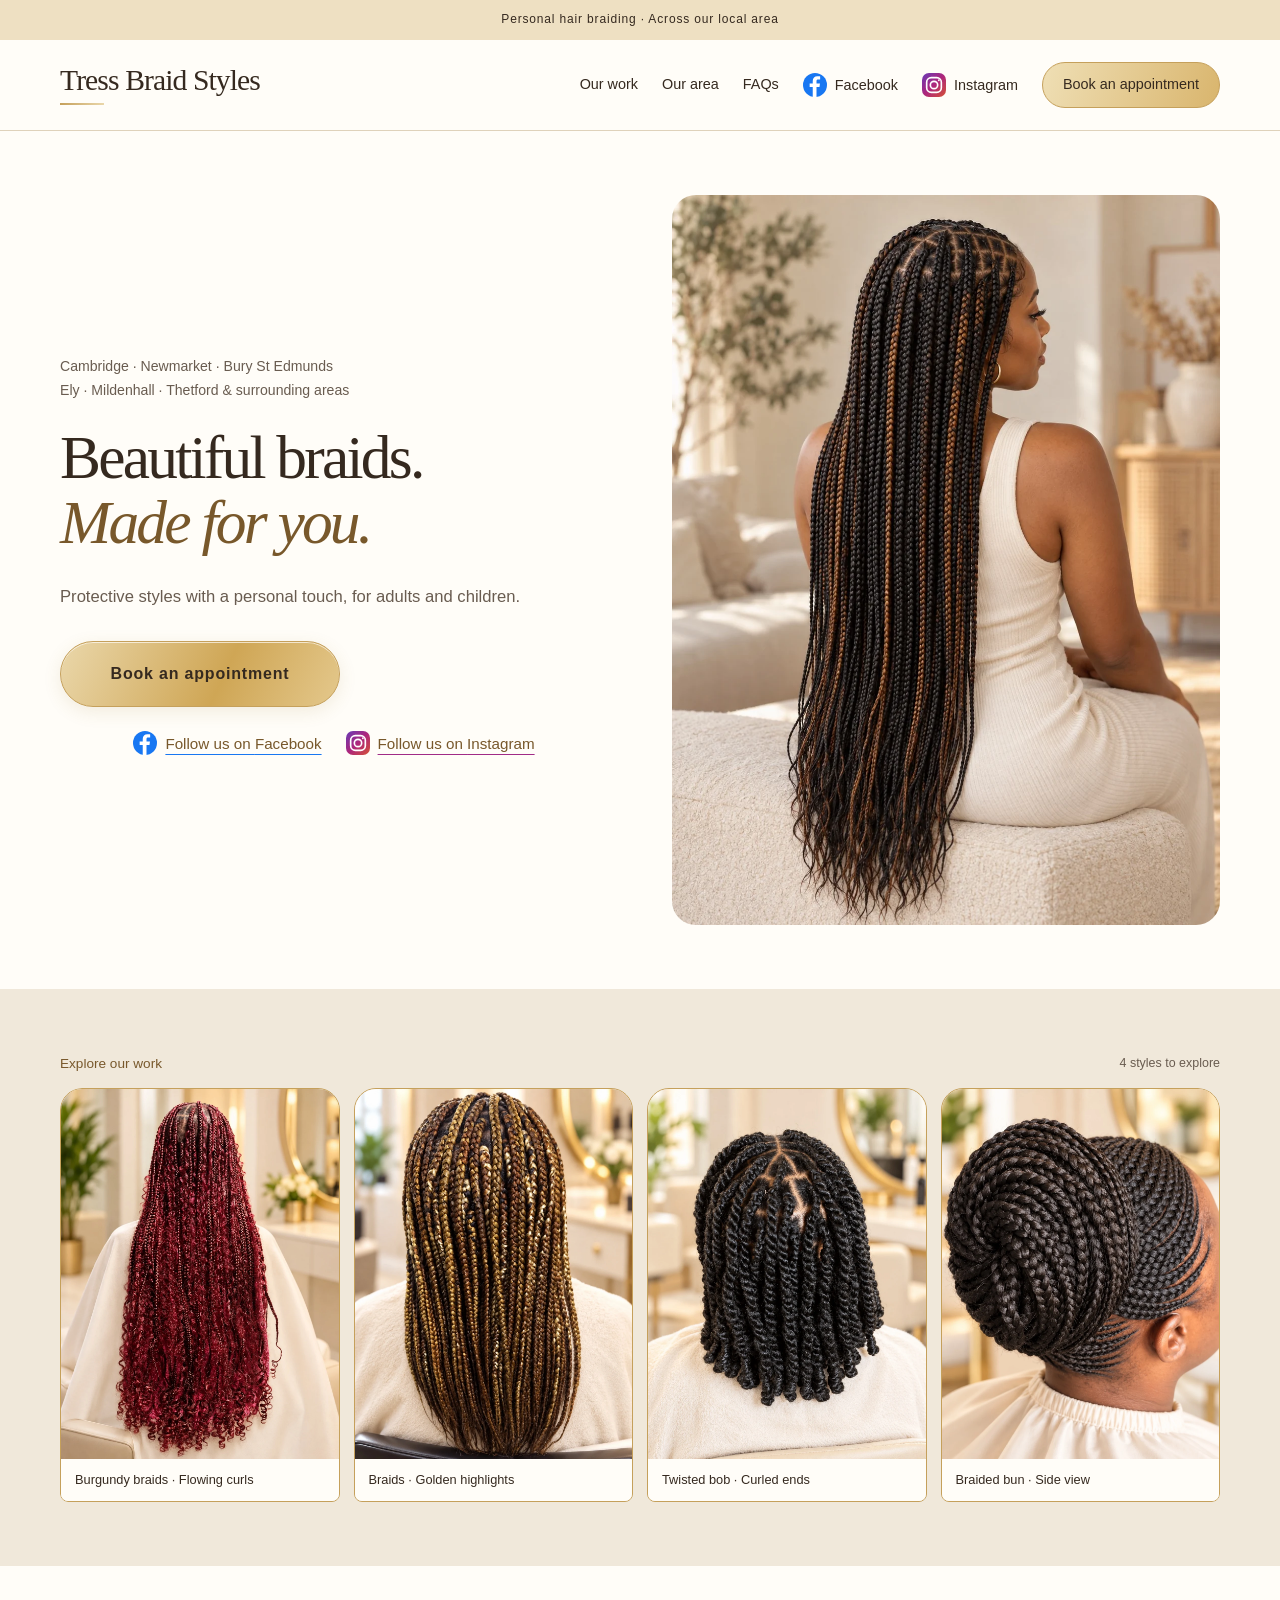
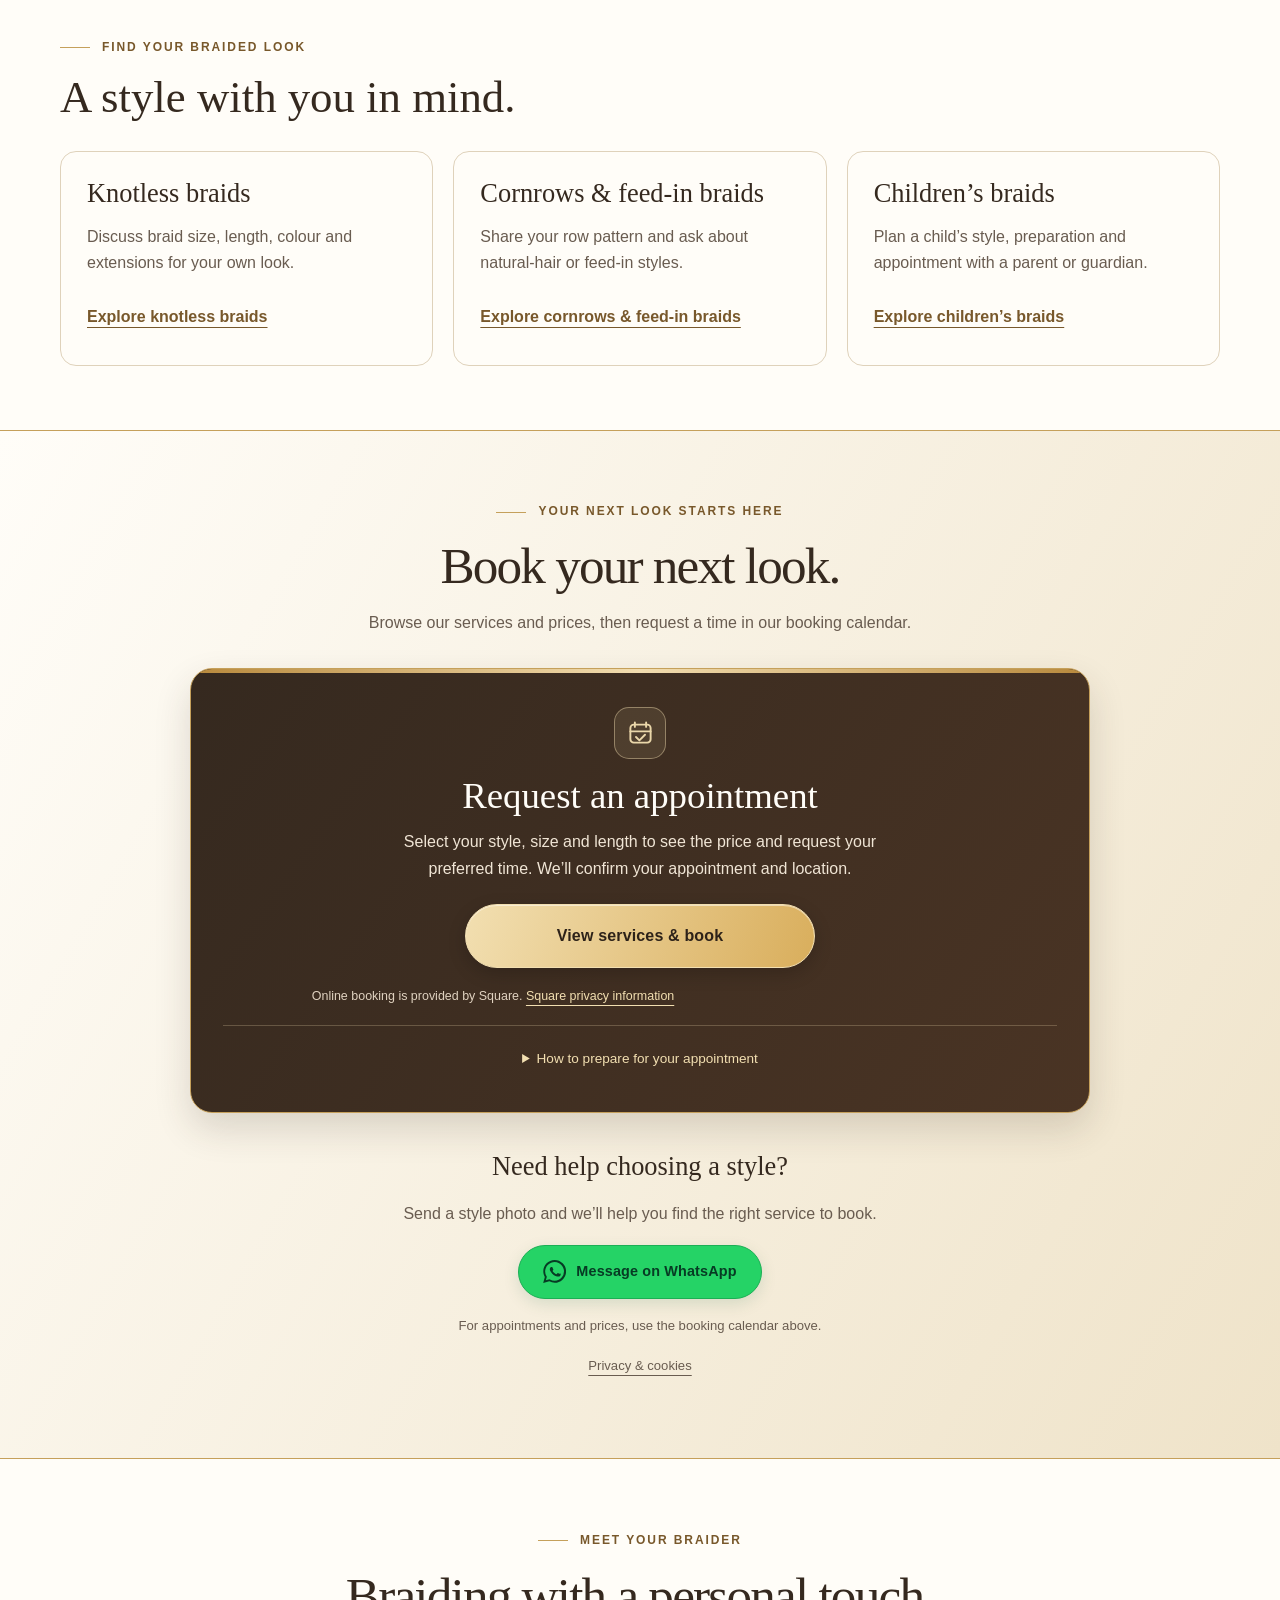
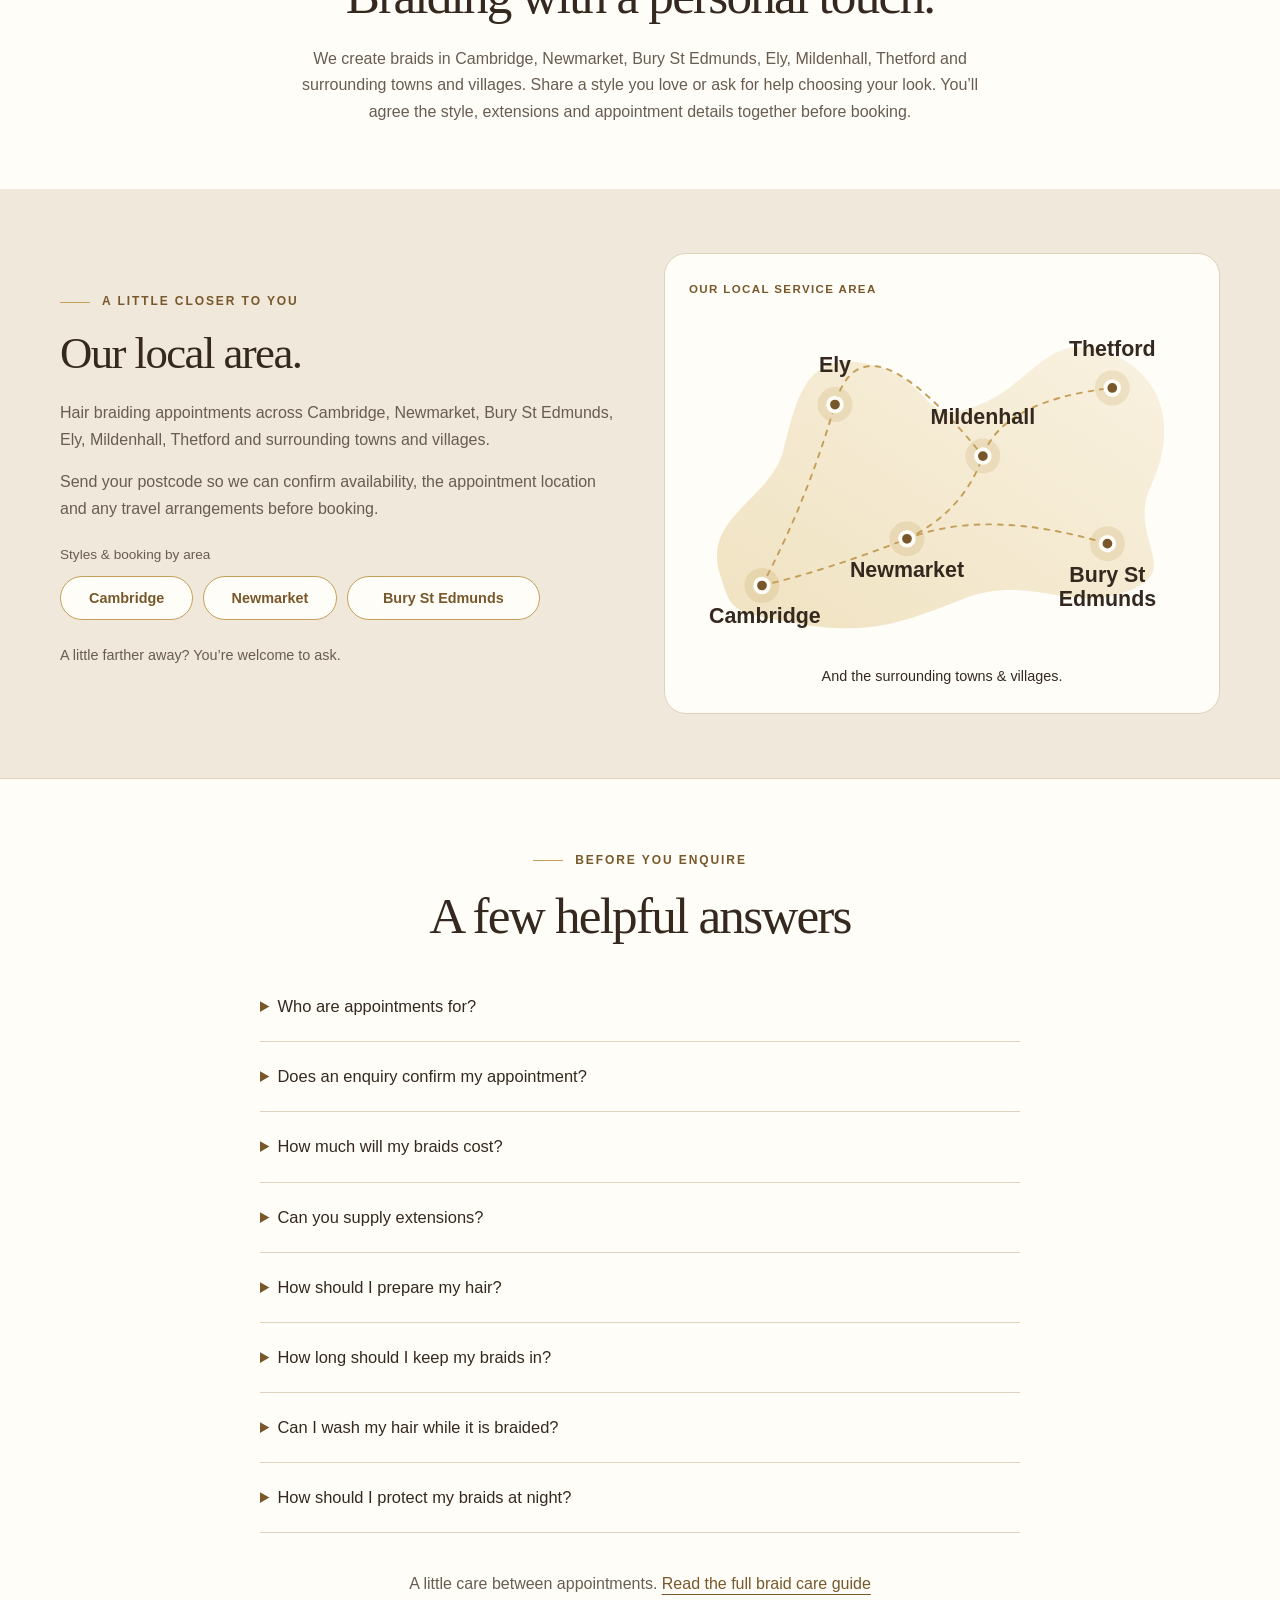
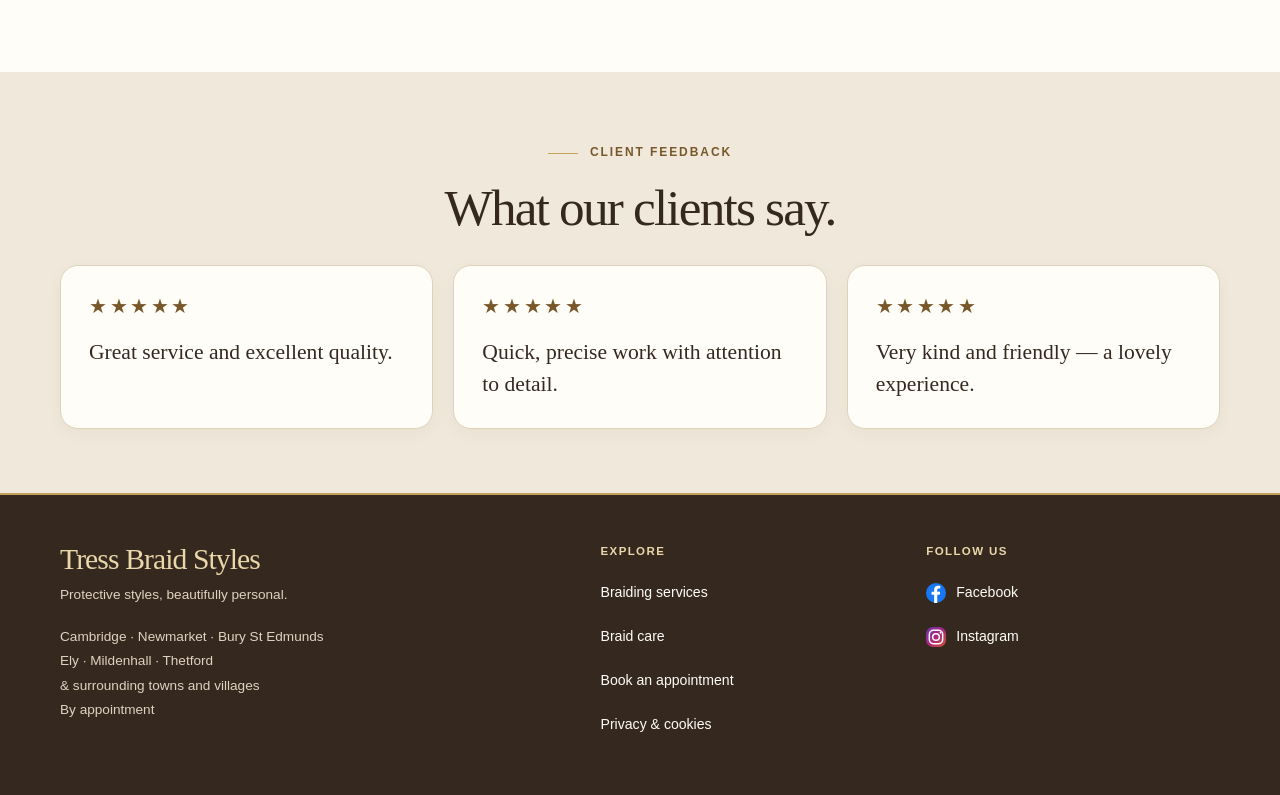
<file: index.html>
<!doctype html>
<html lang="en-GB">
<head>
  <meta charset="utf-8">
  <meta name="viewport" content="width=device-width,initial-scale=1">
  
  
  
  <meta name="theme-color" content="#35291f">



<style>:root {
  --page-width: 1160px;
  --page-gutter: 24px;
  --section-space: clamp(56px, 6vw, 88px);
  --cream: #f7f3eb;
  --paper: #fffdf8;
  --ink: #35291f;
  --brown: #654632;
  --gold: #c5a05b;
  --gold-light: #ead7aa;
  --gold-button: #cfa655;
  --gold-text: #78582b;
  --muted: #695c50;
  --line: #dfd2bb;
  --beige: #f0e8da;
}
* { box-sizing: border-box; }
[hidden] { display: none !important; }
html { scroll-behavior: smooth; }
body { margin: 0; background: var(--cream); color: var(--ink); font: 1rem/1.65 Arial, Helvetica, sans-serif; }
a { color: inherit; text-underline-offset: 5px; }
:focus-visible { outline: 3px solid var(--gold-text); outline-offset: 5px; }
.footer :focus-visible { outline-color: var(--paper); }
.wrap { width: min(var(--page-width), calc(100% - 2 * var(--page-gutter))); margin-inline: auto; }
.eyebrow { color: var(--gold-text); font-size: .75rem; font-weight: 700; letter-spacing: .16em; text-transform: uppercase; }
.eyebrow { display: inline-flex; align-items: center; gap: 12px; }
.eyebrow::before { content: ''; width: 30px; height: 1px; background: var(--gold); }
.skip { position: absolute; top: -100px; left: 16px; z-index: 5; padding: 12px 20px; background: var(--paper); }
.skip:focus { top: 12px; }
.notice { padding: 10px 18px; background: #eee0c2; color: var(--ink); text-align: center; font-size: .75rem; letter-spacing: .07em; }
header { background: var(--paper); border-bottom: 1px solid var(--line); }
.nav { display: flex; align-items: center; justify-content: space-between; gap: 24px; min-height: 90px; padding-block: 18px; flex-wrap: wrap; }
.brand, .footer-brand { font: 500 1.85rem Georgia, 'Times New Roman', serif; letter-spacing: -.03em; }
.brand { position: relative; text-decoration: none; padding-bottom: 8px; }
.brand::after { content: ''; position: absolute; left: 0; bottom: 0; width: 44px; height: 2px; background: linear-gradient(90deg, var(--gold), var(--gold-light)); }
.nav-links { display: flex; align-items: center; gap: 24px; flex-wrap: wrap; }
.nav-links a { display: inline-flex; align-items: center; min-height: 44px; padding-block: 8px; font-size: .9rem; text-decoration: none; }
.nav-links a:hover { text-decoration: underline; }
.nav-links > a:last-child { padding: 10px 20px; border: 1px solid var(--gold); border-radius: 999px; color: var(--ink); background: linear-gradient(110deg, #efdfb5, #d9b56d); }
.button { display: inline-block; padding: 16px 28px; border: 1px solid var(--gold); border-radius: 999px; background: linear-gradient(115deg, #ead7aa, var(--gold-button) 58%, #e4c88c); color: var(--ink); box-shadow: 0 5px 18px rgba(151,112,42,.12), inset 0 1px rgba(255,253,248,.7); font-size: .8rem; font-weight: 700; text-decoration: none; letter-spacing: .05em; transition: box-shadow .2s; }
.button:hover { box-shadow: 0 7px 22px rgba(151,112,42,.2), inset 0 1px rgba(255,253,248,.7); }
.hero { background: var(--paper); }
.hero-inner { display: grid; grid-template-columns: repeat(2,minmax(0,1fr)); align-items: center; gap: 64px; padding-block: 64px; }
.hero-copy { display: flex; flex-direction: column; justify-content: center; min-width: 0; padding: 0; }
h1, h2, h3 { font-family: Georgia, 'Times New Roman', serif; font-weight: 400; }
.hero h1 { max-width: 100%; margin: 22px 0 28px; font-size: clamp(3rem, 4.8vw, 4.65rem); line-height: 1.06; letter-spacing: -.045em; }
.hero h1 em { display: block; color: var(--gold-text); font-weight: 400; }
.hero-actions { display: flex; flex-wrap: wrap; align-items: center; gap: 14px 24px; }
.secondary-link { display: inline-flex; align-items: center; min-height: 44px; color: var(--gold-text); font-size: .95rem; }
.lead { max-width: 560px; margin: 0 0 30px; color: var(--muted); font-size: 1.04rem; }
.small-note { margin: 24px 0 0; color: var(--muted); font-size: .8rem; }
.hero-carousel { scroll-margin-top: 24px; width: 100%; max-width: 400px; min-width: 0; justify-self: center; align-self: center; padding-block: 28px; }
.carousel-help { display: flex; flex-wrap: wrap; justify-content: space-between; gap: 4px 12px; margin: 0 12px 12px 0; color: var(--gold-text); font-size: .85rem; }
.carousel-help span { font-size: .78rem; color: var(--muted); }
.carousel-track { position: relative; display: grid; grid-auto-flow: column; grid-auto-columns: calc(100% - 38px); gap: 14px; overflow-x: auto; overscroll-behavior-x: contain; scroll-snap-type: x mandatory; scrollbar-width: none; border-radius: 22px 22px 8px 8px; }
.carousel-track::-webkit-scrollbar { display: none; }
.carousel-slide { display: grid; grid-template-rows: minmax(0,1fr) auto; aspect-ratio: 9/16; min-width: 0; margin: 0; overflow: hidden; scroll-snap-align: start; scroll-snap-stop: always; border: 1px solid var(--gold); border-radius: 22px 22px 8px 8px; background: var(--beige); }
.carousel-slide img { display: block; width: 100%; height: 100%; min-height: 0; object-fit: contain; }
.carousel-slide figcaption { padding: 12px 14px; background: var(--paper); color: var(--ink); font-size: .8rem; line-height: 1.45; }
.carousel-navigation { display: flex; align-items: center; justify-content: center; gap: 8px; margin-top: 12px; }
.carousel-arrow { display: inline-flex; align-items: center; justify-content: center; flex-shrink: 0; width: 44px; height: 44px; border: 1px solid var(--gold); border-radius: 50%; background: var(--gold-light); color: var(--ink); font: 1.3rem Arial, sans-serif; cursor: pointer; }
.carousel-arrow:disabled { opacity: .4; cursor: default; }
.carousel-dots { display: flex; flex: 1 1 auto; min-width: 0; max-width: 260px; flex-wrap: wrap; align-items: center; justify-content: center; }
.carousel-dots a { display: grid; place-items: center; width: 26px; height: 44px; text-decoration: none; }
.carousel-dots a::after { content: ''; width: 7px; height: 7px; border: 1px solid var(--gold-text); border-radius: 50%; background: transparent; }
.carousel-dots a[aria-current="true"]::after { background: var(--gold-text); }
.carousel-position { margin: 0; text-align: center; font-size: .8rem; color: var(--muted); }
.section { padding-block: var(--section-space); scroll-margin-top: 24px; }
.section-head { max-width: 680px; margin: 0 auto 42px; text-align: center; }
.section h2 { margin: 16px 0 22px; font-size: clamp(2.4rem, 4vw, 4rem); line-height: 1.12; letter-spacing: -.035em; }
.section-head p, .experience-copy > p { color: var(--muted); }
.services { display: grid; grid-template-columns: repeat(6, 1fr); gap: 20px; }
.card { position: relative; grid-column: span 2; padding: 32px; background: var(--paper); border: 1px solid var(--line); border-radius: 14px; box-shadow: 0 5px 20px rgba(53,41,31,.025); }
.card::before { content: ''; position: absolute; top: -1px; left: 28px; right: 28px; height: 3px; background: linear-gradient(90deg, var(--gold-light), var(--gold), var(--gold-light)); border-radius: 3px; }
.card:nth-child(n+4) { grid-column: span 3; }
.card h3 { margin: 0 0 14px; font-size: 1.85rem; line-height: 1.15; letter-spacing: -.02em; }
.card p { margin: 0 0 16px; color: var(--muted); font-size: .94rem; }
.card a { display: inline-block; min-height: 44px; padding-block: 10px; color: var(--gold-text); text-decoration-color: var(--gold); font-size: .85rem; font-weight: 700; }
.experience { background: var(--paper); border-block: 1px solid var(--line); }
.experience-grid { display: grid; grid-template-columns: repeat(2,minmax(0,1fr)); align-items: start; gap: 64px; }
.steps { border-top: 1px solid var(--line); }
.step { padding-block: 24px; border-bottom: 1px solid var(--line); }
.step strong { font: 400 1.35rem Georgia, serif; }
.step p { margin: 7px 0 0; color: var(--muted); font-size: 1rem; }
.area { background: var(--cream); border-bottom: 1px solid var(--line); }
.area-grid { display: grid; grid-template-columns: repeat(2,minmax(0,1fr)); gap: 64px; }
.area p { color: var(--muted); }
.area-details { align-self: center; border-left: 2px solid var(--gold); padding-left: 28px; }
.area-details strong { color: var(--ink); font-weight: 500; }
.area-note { font-size: .9rem; }
.faq { max-width: 760px; margin-inline: auto; }
.faq details, .area details { border-bottom: 1px solid var(--line); padding-block: 12px; }
.faq summary, .area summary { min-height: 44px; padding-block: 9px; font-size: 1.03rem; cursor: pointer; }
.faq p { color: var(--muted); }
.faq summary::marker, .area summary::marker { color: var(--gold-text); }
.cta { position: relative; background: linear-gradient(120deg, var(--paper), #efe3c9); color: var(--ink); border-block: 1px solid var(--gold); }
.cta-inner { padding-block: var(--section-space); }
.enquiry-layout { display: grid; grid-template-columns: minmax(0,.8fr) minmax(0,1.2fr); align-items: start; gap: 48px; }
.enquiry-layout > * { min-width: 0; }
.cta .eyebrow { color: var(--gold-text); }
.cta h2 { margin: 18px 0 24px; font-size: clamp(2.6rem, 4.5vw, 4.3rem); line-height: 1.08; letter-spacing: -.035em; }
.cta p { color: var(--muted); }
.enquiry-card { padding: 32px; border: 1px solid var(--gold); border-radius: 18px; background: var(--paper); color: var(--ink); box-shadow: 0 14px 40px rgba(95,70,29,.06); }
.enquiry-card label { display: block; margin-bottom: 8px; font-weight: 700; }
.enquiry-card h3 { margin: 0; font: 400 1.8rem Georgia, serif; }
.form-fields { display: grid; grid-template-columns: minmax(0,1fr); gap: 22px; margin-top: 28px; }
.field { min-width: 0; }
.field p { margin: 6px 0 0; }
.enquiry-card input:not([type="file"]), .enquiry-card select { width: 100%; min-width: 0; min-height: 48px; padding: 12px; border: 1px solid #96836c; border-radius: 8px; background: var(--cream); color: var(--ink); font: inherit; }
.enquiry-card input[type="date"] { display: block; max-width: 100%; appearance: none; -webkit-appearance: none; text-align: left; }
.enquiry-card input[type="date"]::-webkit-date-and-time-value { min-height: 1.5em; text-align: left; }
.enquiry-card input[type="date"]::-webkit-datetime-edit { padding: 0; min-width: 0; }
.extra-details { margin-top: 24px; }
.extra-details textarea { margin-top: 10px; }
.cta .enquiry-card p { color: var(--muted); font-size: .9rem; }
.enquiry-card textarea { width: 100%; padding: 16px; border: 1px solid #96836c; border-radius: 10px; background: var(--cream); color: var(--ink); font: inherit; resize: vertical; }
.enquiry-card .button { width: 100%; margin-top: 16px; font: inherit; font-weight: 700; letter-spacing: 0; text-align: center; cursor: pointer; }
.enquiry-card .status { min-height: 1.6em; margin-block: 14px 0; }
.enquiry-card .status:empty { min-height: 0; margin: 0; }
.enquiry-card .contact-link { background: transparent; box-shadow: none; border-color: transparent; color: var(--gold-text); text-decoration: underline; text-underline-offset: 4px; }
.enquiry-card :focus-visible { outline-color: var(--gold-text); }
.photo-attachment { margin-top: 24px; padding-top: 24px; border-top: 1px solid var(--line); }
.photo-attachment label span { font-weight: 400; }
.photo-attachment input[type="file"] { display: block; max-width: 100%; width: 100%; min-height: 44px; color: var(--muted); font: inherit; font-size: .9rem; }
.photo-attachment input::file-selector-button { margin-right: 12px; padding: 12px 18px; border: 1px solid var(--gold); border-radius: 8px; background: var(--cream); color: var(--ink); font: inherit; cursor: pointer; }
.photo-selection { display: flex; gap: 16px; align-items: center; margin-top: 16px; min-width: 0; }
.photo-selection > div { min-width: 0; }
.photo-selection p { overflow-wrap: anywhere; }
#inspiration-preview { width: 88px; height: 110px; object-fit: contain; border: 1px solid var(--line); border-radius: 8px; background: var(--cream); }
.text-button { padding: 10px 0; min-height: 44px; border: 0; background: transparent; color: var(--gold-text); font: inherit; text-decoration: underline; text-underline-offset: 4px; cursor: pointer; }
.photo-send-note { margin-bottom: 0; }
.footer { padding-block: 48px; background: var(--ink); color: var(--paper); border-top: 2px solid var(--gold); }
.footer-brand { color: var(--gold-light); }
.footer-grid { display: flex; align-items: end; justify-content: space-between; gap: 32px; }
.footer p { margin: 8px 0 0; color: #e0d2c0; font-size: .85rem; }
.footer a { display: inline-block; min-height: 44px; padding-block: 10px; font-size: .9rem; }
.social-link { margin-left: 20px; }
@media (max-width: 800px) {
  :root { --page-gutter: 18px; }
  .nav { gap: 8px; min-height: 72px; }
  .brand { font-size: 1.65rem; }
  .nav-links { width: 100%; column-gap: 22px; row-gap: 0; }
  .nav-links a { font-size: .85rem; }
  .hero-carousel { width: calc(100% - 36px); max-width: 400px; padding: 0 0 28px; }
  .section { padding-block: var(--section-space); }
  .section-head { margin-bottom: 30px; }
  .services { grid-template-columns: 1fr; gap: 16px; }
  .card, .card:nth-child(n+4) { grid-column: auto; padding: 26px; }
  .experience-grid, .area-grid, .enquiry-layout { grid-template-columns: 1fr; gap: 32px; }
  .cta-inner { padding-block: var(--section-space); }
  .enquiry-card { padding: 22px; }
  .form-fields { grid-template-columns: minmax(0,1fr); }
  .footer-grid { display: block; }
  .footer-grid > div + div { margin-top: 24px; }
  .social-link { margin-left: 16px; }
}
@media (max-width: 360px) {
  .nav-links { column-gap: 16px; }
  .social-link { display: block !important; margin-left: 0; }
}
@media (prefers-reduced-motion: reduce) {
  html { scroll-behavior: auto; }
  *, *::before, *::after { transition: none !important; animation: none !important; }
}

/* A calm hero, with the full portfolio below. */
.hero-feature { padding: 0; align-self: center; max-width: none; width: 100%; justify-self: stretch; }
.hero-feature img {display:block;width:100%;height:auto;border-radius:24px;}
.work-gallery { padding-block: var(--section-space); }
.work-gallery .hero-carousel { width: 100%; max-width: none; padding: 0; margin: 0; }
.work-gallery .carousel-track {grid-auto-columns:min(78vw,340px);align-items:start;}
.work-gallery .carousel-slide {aspect-ratio:auto;grid-template-rows:auto auto;}
.work-gallery .carousel-slide img {height:auto;object-fit:contain;}

.form-trap { position: absolute; left: -10000px; width: 1px; height: 1px; overflow: hidden; }
.enquiry-card .button:disabled { opacity: .65; cursor: wait; }

.facebook-mark { display: inline-flex; flex: 0 0 auto; align-items: center; justify-content: center; width: 24px; height: 24px; color: #fff; line-height: 0; }
.facebook-mark svg { display: block; width: 24px; height: 24px; }
.nav-links .facebook-nav, .facebook-inline { gap: 8px; }
.facebook-inline { text-decoration-color: #1877f2; }
.facebook-section { padding-block: 0; scroll-margin-top: 24px; }
.facebook-card { display: grid; grid-template-columns: minmax(0,1.25fr) minmax(0,1fr); align-items: center; gap: 48px; padding: 48px; border: 1px solid var(--gold); border-radius: 24px; background: linear-gradient(115deg, var(--paper), #ede3cf); }
.facebook-kicker { display: flex; align-items: center; gap: 10px; color: var(--gold-text); font-size: .75rem; font-weight: 700; letter-spacing: .13em; }
.facebook-card h2 { margin: 20px 0; font-size: clamp(2.2rem, 3.8vw, 3.5rem); line-height: 1.12; letter-spacing: -.035em; }
.facebook-copy > p { max-width: 520px; margin-bottom: 0; color: var(--muted); }
.facebook-action { min-width: 0; text-align: center; padding: 28px; border-radius: 18px; background: rgba(255,253,248,.85); border: 1px solid var(--line); }
.facebook-page-name { margin: 0; font: 400 1.7rem/1.3 Georgia, serif; }
.facebook-handle { margin: 8px 0 24px; color: var(--muted); font-size: .95rem; overflow-wrap: anywhere; }
.facebook-button { background: #1769d2; color: #fff; border-color: #1769d2; box-shadow: none; letter-spacing: 0; }
.facebook-button:hover { background: #1256af; box-shadow: 0 6px 16px rgba(23,105,210,.18); }
.facebook-note { margin: 18px 0 0; color: var(--muted); font-size: .78rem; }
@media(max-width:800px) { .facebook-card { grid-template-columns: minmax(0,1fr); padding: 28px 22px; gap: 28px; } .facebook-section { padding-block: 0; } .facebook-action { padding: 24px 16px; } }

.instagram-mark { display: inline-flex; align-items: center; justify-content: center; width: 24px; height: 24px; flex: 0 0 auto; border-radius: 7px; background: linear-gradient(135deg,#673ab7,#ad267c,#d55235); color: #fff; }
.instagram-mark svg { display: block; width: 22px; height: 22px; stroke: currentColor; stroke-width: 1.8; }
.nav-links .instagram-nav, .instagram-inline { gap: 8px; }
.instagram-inline { text-decoration-color: #a12b87; }
.hero-socials { display: flex; flex-wrap: wrap; justify-content: center; gap: 8px 24px; width: 100%; }
.facebook-card { grid-template-columns: minmax(0,.9fr) minmax(0,1.4fr); gap: 32px; padding: 40px; }
.social-platforms { display: grid; grid-template-columns: repeat(2,minmax(0,1fr)); gap: 16px; min-width: 0; }
.social-platforms .facebook-action { padding: 24px 16px; }
.platform-label { display: flex; align-items: center; justify-content: center; gap: 8px; margin-bottom: 20px; font-weight: 700; }
.social-platforms .facebook-page-name { font-size: 1.45rem; }
.social-platforms .button { padding: 14px 18px; }
.instagram-button { background: linear-gradient(115deg,#7536a8,#ad267c); border-color: #873096; color: #fff; box-shadow: none; letter-spacing: 0; }
.instagram-button:hover { box-shadow: 0 6px 16px rgba(117,54,168,.2); }
.footer-grid > div:last-child { max-width: 650px; }
@media(max-width:1000px) { .facebook-card { grid-template-columns: minmax(0,1fr); } }
@media(max-width:600px) { .social-platforms { grid-template-columns: minmax(0,1fr); } .facebook-card { padding: 28px 22px; gap: 28px; } .social-platforms .facebook-action { padding: 24px 16px; } }
.social-label-text { display: block; line-height: 24px; }
.facebook-nav, .instagram-nav, .platform-label { white-space: nowrap; }
.nav-socials { display: flex; align-items: center; gap: 24px; }
@media(max-width:800px) { .nav-socials { order: 2; width: 100%; gap: 22px; } .nav-links > a[href="#booking"] { order: 1; } }

.enquiry-layout { width: min(900px,calc(100% - 2 * var(--page-gutter))); grid-template-columns: minmax(0,1fr); gap: 32px; }
.enquiry-intro { width: min(100%,760px); margin-inline: auto; text-align: center; }
.enquiry-intro .eyebrow { justify-content: center; }
.cta .enquiry-intro h2 { margin: 16px 0; font-size: clamp(2.4rem,4vw,3.5rem); }
.enquiry-intro p { max-width: 570px; margin: 0 auto; }
.form-fields { grid-template-columns: repeat(2,minmax(0,1fr)); gap: 20px 24px; margin-top: 24px; }
.enquiry-card { padding: 32px 36px; }
.enquiry-fields { min-width:0; margin:0; padding:0; border:0; }
.cta .enquiry-card .whatsapp-help { margin:12px 0 0; text-align:center; font-size:.82rem; }
.enquiry-card h3 { font-size: 1.6rem; }
.enquiry-card h3 + p { margin: 6px 0 0; }
.enquiry-card label { margin-bottom: 6px; font-size: .92rem; }
.enquiry-card .field p { font-size: .8rem; }
.enquiry-options { margin-top: 24px; border-block: 1px solid var(--line); }
.enquiry-options summary { min-height: 48px; padding-block: 14px; cursor: pointer; font-weight: 700; font-size: .95rem; }
.enquiry-options summary::marker { color: var(--gold-text); }
.enquiry-options summary span { color: var(--muted); font-weight: 400; }
.enquiry-options .photo-attachment { margin-top: 0; padding-top: 12px; border-top: 0; }
.enquiry-options .extra-details { margin: 20px 0 24px; }
.enquiry-card #request-enquiry { display: block; max-width: 340px; margin: 24px auto 0; }
.enquiry-card .contact-link { display: block; width: fit-content; max-width: 100%; margin: 8px auto 0; padding: 10px 12px; font-size: .9rem; }
.cta .enquiry-card .enquiry-footnote { margin: 12px 0 0; text-align: center; font-size: .78rem; }
@media(max-width:600px) { .enquiry-layout { gap: 24px; } .enquiry-card { padding: 24px 20px; } .form-fields { grid-template-columns: minmax(0,1fr); gap: 18px; } .enquiry-card #request-enquiry { max-width: none; } }

.enquiry-socials { margin-top: 24px; padding-top:20px; border-top:1px solid var(--line); text-align: center; }
.enquiry-socials .copy-enquiry { margin:12px auto 6px; min-height:44px; padding:10px 20px; border:1px solid var(--gold); border-radius:999px; background:var(--paper); color:var(--ink); font:inherit; font-size:.85rem; cursor:pointer; }
.enquiry-copy-fallback { margin-top:16px; text-align:left; }
.enquiry-copy-fallback textarea { display:block; width:100%; min-height:180px; padding:12px; border:1px solid var(--line); border-radius:10px; background:var(--paper); color:var(--ink); font:inherit; font-size:.85rem; }
.cta .enquiry-card .enquiry-socials p { margin: 0; font-size: .85rem; }
.enquiry-social-links { display: flex; flex-wrap: wrap; justify-content: center; gap: 8px 24px; }
.enquiry-card .enquiry-social-links .contact-link { display: inline-flex; align-items: center; gap: 5px; min-height: 44px; margin: 0; padding: 8px 0; font-weight: 700; }
.enquiry-privacy { margin-top: 20px; border-top: 1px solid var(--line); scroll-margin-top: 24px; }
.enquiry-privacy summary { min-height: 44px; padding: 12px 0 0; color: var(--muted); font-size: .82rem; cursor: pointer; }
.enquiry-privacy summary::marker { color: var(--gold-text); }
.cta .enquiry-card .enquiry-privacy p { margin: 12px 0 0; font-size: .82rem; line-height: 1.65; }
@media(max-width:800px) { .hero-feature { display:none; } }
@media(min-width:1000px) { .work-gallery .carousel-track { grid-auto-columns: calc((100% - 42px)/4); } }

.carousel-help { margin-right: 0; }
#about .section-head { margin-bottom: 0; }
.footer-grid > div:last-child { display: flex; flex-wrap: wrap; align-items: center; gap: 0 20px; }
.footer-grid > div:last-child > p { flex-basis: 100%; }
.footer .social-link { margin-left: 0; }
@media(min-width:801px) and (max-width:1100px) { .hero-inner { gap: 36px; } .experience-grid, .area-grid { gap: 40px; } .nav-links, .nav-socials { gap: 18px; } }
@media(max-width:900px) { .hero-inner { grid-template-columns: minmax(0,1fr); gap: 36px; padding-block: 48px; } .hero-feature { justify-self: center; max-width: 440px; } .hero h1 { font-size: clamp(2.75rem,7.5vw,4.5rem); } }
@media(max-width:600px) { .hero-inner { padding-block: 36px; gap: 28px; } .hero-feature { max-width: 400px; } .hero h1 { margin-block: 18px 22px; } .hero .lead { margin-bottom: 24px; } }

.nav-links > a[aria-current="page"] { color:var(--gold-text); text-decoration:underline; }
.wig-intro {background:var(--beige);border-block:1px solid var(--line);}
.wig-intro-inner {display:grid;grid-template-columns:minmax(0,1.3fr) minmax(0,.7fr);gap:56px;align-items:center;padding-block:48px;}
.wig-intro h2 {font-size:clamp(2rem,3.5vw,3.2rem);line-height:1.12;margin:14px 0 18px;letter-spacing:-.03em;}
.wig-intro p {max-width:600px;color:var(--muted);margin:0 0 24px;}
.wig-intro-photos {display:grid;grid-template-columns:1fr 1fr;gap:12px;}
.wig-intro-photos img {width:100%;height:auto;aspect-ratio:4/5;object-fit:cover;border-radius:70px 70px 14px 14px;display:block;}
.wig-intro-photos img:last-child {margin-top:28px;}
@media(min-width:801px) and (max-width:1200px){.nav {gap:14px}.nav-links,.nav-socials {gap:14px}.nav-links a {font-size:.83rem}.brand{font-size:1.7rem}}
@media(max-width:600px){.wig-intro-inner{grid-template-columns:1fr;gap:28px;padding-block:36px}.wig-intro-photos{max-width:360px;margin-inline:auto;width:100%}.wig-intro-photos img{aspect-ratio:1/1}.nav-links{column-gap:18px}}

.wig-choice{padding:14px 18px;border:1px solid var(--gold);border-radius:12px;background:var(--beige);font-weight:700;}

/* Shared navigation and footer layout. */
.footer-grid { display:grid; grid-template-columns:minmax(0,1fr) minmax(0,1.3fr); align-items:start; gap:64px; }
.footer .footer-grid > .footer-sections { display:grid; grid-template-columns:repeat(2,minmax(0,1fr)); align-items:start; gap:32px; max-width:none; }
.footer-group { min-width:0; }
.footer-group h2 { margin:0 0 10px; color:var(--gold-light); font:700 .72rem/1.5 Arial,sans-serif; letter-spacing:.12em; text-transform:uppercase; }
.footer-group-links { display:flex; flex-direction:column; align-items:flex-start; }
.footer-group-links a { display:inline-flex; align-items:center; gap:10px; min-height:44px; margin:0; padding:8px 0; font-size:.88rem; text-decoration:none; }
.footer-group-links a:hover { text-decoration:underline; }
.footer-group-links .facebook-mark,.footer-group-links .instagram-mark { width:20px; height:20px; flex-shrink:0; }
.footer .footer-location { margin-top:18px; line-height:1.8; }
@media(max-width:1000px) {
 .nav { display:grid; grid-template-columns:minmax(0,1fr) auto; gap:14px; min-height:78px; padding-block:16px; align-items:center; }
 .nav .brand { font-size:clamp(1.18rem,5.3vw,1.65rem); width:fit-content; min-width:0; white-space:nowrap; }
 .nav .nav-links { grid-column:1/-1; display:grid; grid-template-columns:repeat(2,minmax(0,1fr)); gap:4px 16px; width:100%; padding-top:12px; border-top:1px solid var(--line); }
 .nav .nav-links > a { justify-content:flex-start; min-height:46px; padding:10px 0; font-size:.92rem; }
 .nav .nav-links > a:last-child { grid-column:1/-1; order:1; justify-content:center; margin-block:8px; padding:12px 20px; }
 .nav .nav-socials { grid-column:1/-1; order:2; display:grid; grid-template-columns:repeat(2,minmax(0,1fr)); gap:16px; width:100%; border-top:1px solid var(--line); padding-top:8px; }
 .nav .nav-socials a { min-height:44px; padding-block:8px; font-size:.85rem; }
 .footer { padding-block:36px; }
 .footer-grid { grid-template-columns:minmax(0,1fr); gap:28px; }
 .footer-grid > div + div { margin-top:0; }
 .footer .footer-grid > .footer-sections { grid-template-columns:repeat(2,minmax(0,1fr)); gap:24px; padding-top:24px; border-top:1px solid rgba(234,215,170,.25); }
 .footer-brand { font-size:1.7rem; }
 .footer p { font-size:.82rem; }
 .footer .footer-location { margin-top:12px; }
 .footer-group-links a { font-size:.84rem; }
}


@media(max-width:1000px) {
 .nav { grid-template-columns:minmax(0,1fr); gap:12px; padding-block:18px; }
 .nav .brand { justify-self:center; font-size:1.65rem; }
 .nav .brand::after { left:50%; transform:translateX(-50%); }
 .nav .nav-links { display:grid; grid-template-columns:repeat(3,minmax(0,1fr)); gap:4px 10px; padding-top:10px; }
 .nav .nav-links > a { justify-content:center; text-align:center; min-height:44px; padding:10px 4px; font-size:.83rem; }
 .nav .nav-links > a:last-child { grid-column:auto; order:0; margin:0; padding:10px 8px; }
 .nav .nav-socials { grid-column:1/-1; grid-template-columns:repeat(2,minmax(0,1fr)); justify-items:center; gap:10px; padding-top:8px; margin-top:8px; }
 .nav .nav-socials a { font-size:.82rem; }
}


.products-intro { background:var(--paper); border-bottom:1px solid var(--line); }
.products-intro-inner { display:grid; grid-template-columns:minmax(0,.85fr) minmax(0,1.4fr); gap:48px; align-items:center; padding-block:48px; }
.products-intro-copy h2 { margin:14px 0 18px; font-size:clamp(2rem,3.3vw,3rem); line-height:1.12; letter-spacing:-.03em; }
.products-intro-copy > p { max-width:400px; margin:0 0 24px; color:var(--muted); }
.products-intro-copy .products-intro-note { margin:14px 0 0; font-size:.75rem; }
.mini-products { display:grid; grid-template-columns:repeat(3,minmax(0,1fr)); gap:16px; min-width:0; }
.mini-product { display:flex; flex-direction:column; min-width:0; overflow:hidden; border:1px solid var(--line); border-radius:14px; background:var(--paper); text-decoration:none; }
.mini-product:hover { border-color:var(--gold); }
.mini-product-image { aspect-ratio:1; padding:16px; background:#fff; border-bottom:1px solid var(--line); }
.mini-product-image img { display:block; width:100%; height:100%; object-fit:contain; }
.mini-product-copy { display:flex; flex-direction:column; flex:1; padding:16px; }
.mini-product-brand { font-size:.62rem; font-weight:700; letter-spacing:.08em; text-transform:uppercase; color:var(--gold-text); }
.mini-product h3 { flex:1; margin:7px 0 12px; font-size:1.22rem; line-height:1.2; }
.mini-product-price { font:1.35rem Georgia,serif; }
@media(max-width:900px) { .products-intro-inner { grid-template-columns:minmax(0,1fr); gap:28px; } .products-intro-copy > p{max-width:560px}.mini-products{width:100%;max-width:650px} }
@media(max-width:600px) { .products-intro-inner { padding-block:36px; gap:24px; }.mini-products{gap:10px}.mini-product-image{padding:10px}.mini-product-copy{padding:12px 9px}.mini-product h3{font-size:.94rem;margin:7px 0 10px}.mini-product-price{font-size:1.18rem}.mini-product-brand{font-size:.57rem;letter-spacing:.04em} }

.square-booking { padding:28px 32px; border:1px solid var(--gold); border-radius:18px; background:var(--paper); text-align:center; }
.square-booking h3 { margin:0 0 10px; font:400 1.8rem Georgia,serif; }
.cta .square-booking p { max-width:540px; margin:0 auto 18px; color:var(--muted); }
.square-booking .button { display:inline-flex; justify-content:center; margin-bottom:12px; }
.cta .square-booking .booking-provider { margin:0; font-size:.78rem; }
@media(max-width:600px) { .square-booking { padding:24px 20px; } .square-booking .button { width:100%; } }
.faq-care-link { max-width:760px; margin:28px auto 0; text-align:center; color:var(--muted); }
.faq-care-link a { display:inline-block; min-height:44px; padding-block:10px; color:var(--gold-text); }


.service-breadcrumb { padding-top:24px; color:var(--muted); font-size:.85rem; }
.service-breadcrumb a { color:var(--gold-text); }
.service-hero { background:var(--paper); border-bottom:1px solid var(--line); }
.service-hero-grid { display:grid; grid-template-columns:minmax(0,1.25fr) minmax(280px,.75fr); gap:56px; align-items:center; padding-block:40px 56px; }
.service-hero h1 { margin:18px 0 22px; font-size:clamp(2.6rem,5vw,4.3rem); line-height:1.08; letter-spacing:-.035em; }
.service-hero h1 em { color:var(--gold-text); font-weight:400; }
.service-hero .lead { margin:0; max-width:650px; }
.service-quote { border:1px solid var(--gold); border-radius:18px; padding:28px; background:var(--cream); }
.service-quote h2 { margin:0 0 14px; font:400 1.7rem Georgia,serif; line-height:1.2; }
.service-quote p { color:var(--muted); margin:0 0 20px; }
.service-quote .button { width:100%; text-align:center; }
.service-quote .service-note { font-size:.8rem; margin:14px 0 0; }
.service-content { max-width:800px; padding-block:48px 20px; }
.service-content section { padding-bottom:28px; margin-bottom:28px; border-bottom:1px solid var(--line); }
.service-content h2 { font:400 clamp(1.7rem,3vw,2.2rem)/1.2 Georgia,serif; margin:0 0 18px; letter-spacing:-.025em; }
.service-content p { color:var(--muted); margin:0 0 16px; }
.service-content a { color:var(--gold-text); }
.service-faq details { padding-block:16px; border-bottom:1px solid var(--line); }
.service-faq summary { cursor:pointer; font-weight:700; min-height:30px; }
.service-faq details p { margin:14px 0 0; }
.service-related { padding-block:20px 56px; }
.service-related h2 { font:400 2rem Georgia,serif; }
.braid-service-grid { display:grid; grid-template-columns:repeat(3,minmax(0,1fr)); gap:20px; }
.braid-service-card { display:flex; flex-direction:column; padding:26px; border:1px solid var(--line); border-radius:16px; background:var(--paper); }
.braid-service-card h3 { font:400 1.65rem/1.2 Georgia,serif; margin:0 0 14px; }
.braid-service-card p { flex:1; color:var(--muted); margin:0 0 18px; }
.braid-service-card a { color:var(--gold-text); font-weight:700; min-height:44px; display:inline-flex; align-items:center; }
.braid-services { padding-block:12px 52px; }
.braid-services h2 { margin:14px 0 28px; font:400 clamp(2rem,4vw,2.8rem)/1.15 Georgia,serif; }
@media(max-width:800px) { .service-hero-grid { grid-template-columns:1fr; gap:28px; padding-block:32px 40px; } .service-quote { max-width:600px; } .braid-service-grid { grid-template-columns:1fr; gap:14px; } .braid-service-card { padding:22px; } .service-content { padding-top:36px; } }

.booking-enquiry { max-width:640px; margin-inline:auto; text-align:center; }
.booking-enquiry h3 { margin:0 0 12px; font-size:1.65rem; }
.booking-enquiry p { margin:0 0 18px; }
.booking-enquiry #booking-enquiry-note, .booking-enquiry .booking-privacy { margin-top:16px; font-size:.82rem; }
.booking-enquiry .button { max-width:100%; text-align:center; }

/* Give online booking a clear primary action, with WhatsApp in its own brand colour. */
#square-booking { position:relative; overflow:hidden; padding:38px 32px 30px; border:1px solid #c5a05b; border-radius:22px; background:linear-gradient(125deg,#35291f,#4a3424); box-shadow:0 16px 36px rgba(53,41,31,.16); color:#fffdf8; }
#square-booking::before { content:''; position:absolute; inset:0 0 auto; height:4px; background:linear-gradient(90deg,#b8893c,#f2ddb0,#b8893c); }
.booking-calendar-icon { display:inline-flex; align-items:center; justify-content:center; width:52px; height:52px; margin-bottom:16px; border:1px solid rgba(234,215,170,.45); border-radius:15px; background:rgba(234,215,170,.1); color:#ead7aa; }
.booking-calendar-icon svg { width:27px; height:27px; }
#square-booking h3 { margin-bottom:12px; color:#fffdf8; font-size:clamp(1.9rem,4vw,2.3rem); line-height:1.15; }
.cta #square-booking > p { color:#f0e5d5; }
#square-booking .button { display:inline-flex; align-items:center; justify-content:center; width:min(100%,350px); min-height:62px; margin:4px 0 18px; padding:18px 24px; background:linear-gradient(110deg,#f2dfb1,#d9ae5c); border-color:#f2dfb1; color:#2d2219; box-shadow:0 6px 18px rgba(0,0,0,.18),inset 0 1px rgba(255,255,255,.5); font-size:1rem; font-weight:700; letter-spacing:.01em; }
#square-booking .button:hover { background:#f2dfb1; box-shadow:0 8px 24px rgba(0,0,0,.25); }
#square-booking :focus-visible { outline-color:#f2dfb1; }
.cta #square-booking .booking-provider { color:#e0d2c0; }
#square-booking .booking-provider a { color:#f2dfb1; }
#whatsapp-enquiry-link { display:inline-flex; align-items:center; justify-content:center; gap:10px; min-height:54px; padding:14px 24px; border-color:#1baf55; background:#25d366; color:#073b24; box-shadow:0 5px 16px rgba(7,94,55,.13); font-size:.9rem; letter-spacing:.01em; }
#whatsapp-enquiry-link:hover { background:#20c65e; box-shadow:0 7px 20px rgba(7,94,55,.2); }
#whatsapp-enquiry-link svg { width:23px; height:23px; flex:0 0 auto; }
@media(max-width:600px) { #square-booking { padding:30px 22px 24px; } #square-booking .button { width:100%; } }

/* Keep the main booking action prominent and social links together. */
.hero-copy .hero-actions > .button { min-width:280px; min-height:64px; padding:19px 36px; font-size:1rem; text-align:center; }
@media(max-width:600px) {
  .hero-copy .hero-actions > .button { width:100%; min-width:0; }
  .hero-socials { flex-wrap:nowrap; gap:20px; }
  .hero-socials .secondary-link { white-space:nowrap; font-size:.95rem; }
  .hero-social-prefix { display:none; }
}

/* Static service-area guide. */
.area-grid { align-items:center; gap:48px; }
.area-copy { min-width:0; }
.area-copy h2 { font-size:clamp(2.3rem,3.5vw,3.4rem); }
.area-copy .area-note { margin-top:24px; font-size:.9rem; }
.service-area-map { min-width:0; margin:0; padding:26px 24px 24px; border:1px solid var(--line); border-radius:22px; background:var(--paper); }
.area-map-label { color:var(--gold-text); font-size:.72rem; font-weight:700; letter-spacing:.12em; text-transform:uppercase; }
.service-area-map svg { display:block; width:100%; height:auto; margin:16px 0 0; }
.service-area-map figcaption { text-align:center; color:var(--ink); font-size:.9rem; }
.service-area-map figcaption span { display:block; margin-top:7px; color:var(--muted); font-size:.75rem; }
@media(max-width:800px) { .area-grid { gap:28px; } .service-area-map { padding:22px 16px; } }

/* A quiet location sentence above the main heading. */
.hero-location-line { max-width:470px; margin:0; color:var(--muted); font-size:.88rem; font-weight:400; line-height:1.7; }
.hero-location-line > span { display:block; white-space:normal; }
@media(max-width:600px) { .hero-location-line { max-width:none; font-size:clamp(.75rem,3.4vw,.85rem); } }

/* Preparation stays with booking, without another full-width section. */
#square-booking .booking-preparation { margin-top:18px; padding-top:12px; border-top:1px solid rgba(234,215,170,.25); }
#square-booking .booking-preparation summary { display:list-item; min-height:44px; padding:10px 0; color:#f2dfb1; font-size:.85rem; cursor:pointer; }
#square-booking .booking-preparation p { margin:8px auto 0; color:#f0e5d5; font-size:.85rem; }
.area-page-links { display:flex; flex-wrap:wrap; gap:10px; margin-block:22px; }
.area-page-links > span { flex-basis:100%; color:var(--muted); font-size:.85rem; }
.area-page-links a { display:inline-flex; align-items:center; justify-content:center; min-height:44px; padding:9px 16px; border:1px solid var(--gold); border-radius:999px; background:var(--paper); color:var(--gold-text); font-size:.9rem; font-weight:700; text-decoration:none; }
.area-page-links a:hover { background:var(--gold-light); }

/* Full-width section tones and compact spacing for the braiding homepage. */
main > .work-gallery,
main > .braid-services,
main > #about,
main > #area,
main > #faq { padding-block:clamp(48px,5vw,64px); }
main > .hero,
main > .braid-services,
main > #about,
main > #faq { background:var(--paper); }
main > .work-gallery,
main > #area { background:var(--beige); }
main > #booking > .cta-inner { padding-block:clamp(48px,5vw,64px); }
#about .section-head { margin-bottom:0; }
#about .section-head p { margin-bottom:0; }
#faq .section-head { margin-bottom:28px; }
@media(max-width:800px) {
  main > .work-gallery,
  main > .braid-services,
  main > #about,
  main > #area,
  main > #faq { padding-block:36px; }
  main > #booking > .cta-inner { padding-block:40px; }
  #faq .section-head { margin-bottom:20px; }
}

/* Keep all three local-area choices together on one row. */
.area-page-links { display:grid; grid-template-columns:minmax(0,1fr) minmax(0,1fr) minmax(0,1.45fr); max-width:480px; }
.area-page-links > span { grid-column:1 / -1; }
.area-page-links a { min-width:0; padding-inline:8px; white-space:nowrap; }
@media(max-width:1100px) {
  .area-page-links { gap:6px; }
  .area-page-links a { padding-inline:4px; font-size:.8rem; }
}
@media(max-width:600px) {
  .area-page-links a { font-size:clamp(.75rem,3.2vw,.875rem); letter-spacing:-.01em; }
}

/* Feedback shared directly by returning clients. */
.client-reviews { padding-block:clamp(48px,5vw,64px); background:var(--beige); }
.client-reviews .section-head { margin-bottom:28px; }
.client-reviews .section-head p { margin-bottom:0; }
.review-grid { display:grid; grid-template-columns:repeat(3,minmax(0,1fr)); gap:20px; }
.review-card { display:flex; flex-direction:column; min-width:0; margin:0; padding:28px; border:1px solid var(--line); border-radius:18px; background:var(--paper); box-shadow:0 5px 18px rgba(53,41,31,.04); }
.review-stars { margin-bottom:18px; color:var(--gold-text); font-size:1.25rem; line-height:1.2; letter-spacing:.13em; }
.review-card blockquote { flex:1; margin:0; }
.review-card blockquote p { margin:0; font:400 1.35rem/1.5 Georgia,'Times New Roman',serif; }
@media(max-width:800px) {
  .client-reviews { padding-block:36px; }
  .review-grid { grid-template-columns:repeat(3,minmax(0,1fr)); gap:6px; }
  .review-card { padding:12px 8px; border-radius:12px; }
  .review-stars { margin-bottom:8px; font-size:.75rem; letter-spacing:0; white-space:nowrap; }
  .review-card blockquote p { font-size:clamp(.75rem,3.2vw,1rem); line-height:1.4; overflow-wrap:anywhere; }
  .client-reviews .section-head { margin-bottom:24px; }
}
</style>

<title>Hair Braiding in Cambridge &amp; Newmarket | Tress Braid Styles</title>
<meta name="description" content="Braiding appointments in Cambridge, Newmarket, Bury St Edmunds, Ely, Mildenhall, Thetford and nearby villages. Browse protective styles, prices and book online.">
<meta name="robots" content="index,follow,max-image-preview:large">
<link rel="canonical" href="https://tressbraidstyles.co.uk/">
<link rel="icon" href="/favicon.svg" type="image/svg+xml">
<meta property="og:type" content="website">
<meta property="og:locale" content="en_GB">
<meta property="og:site_name" content="Tress Braid Styles">
<meta property="og:title" content="Hair Braiding in Cambridge &amp; Newmarket | Tress Braid Styles">
<meta property="og:description" content="Braiding appointments in Cambridge, Newmarket, Bury St Edmunds, Ely, Mildenhall, Thetford and nearby villages. Browse protective styles, prices and book online.">
<meta property="og:url" content="https://tressbraidstyles.co.uk/">
<meta property="og:image" content="https://tressbraidstyles.co.uk/gallery-burgundy-braids.webp">
<meta property="og:image:alt" content="Burgundy braids with flowing curls by Tress Braid Styles">
<meta name="twitter:card" content="summary_large_image">
<meta name="twitter:title" content="Hair Braiding in Cambridge &amp; Newmarket | Tress Braid Styles">
<meta name="twitter:description" content="Braiding appointments in Cambridge, Newmarket, Bury St Edmunds, Ely, Mildenhall, Thetford and nearby villages. Browse protective styles, prices and book online.">
<meta name="twitter:image" content="https://tressbraidstyles.co.uk/gallery-burgundy-braids.webp">
<script type="application/ld+json">
{
  "@context": "https://schema.org",
  "@graph": [
    {
      "@type": "Organization",
      "@id": "https://tressbraidstyles.co.uk/#business",
      "name": "Tress Braid Styles",
      "url": "https://tressbraidstyles.co.uk/",
      "description": "Personal hair braiding across Cambridge, Newmarket, Bury St Edmunds, Ely, Mildenhall, Thetford and surrounding towns and villages, with wigs for sale and haircare products.",
      "areaServed": [
        {
          "@type": "Place",
          "name": "Cambridge"
        },
        {
          "@type": "Place",
          "name": "Newmarket"
        },
        {
          "@type": "Place",
          "name": "Bury St Edmunds"
        },
        {
          "@type": "Place",
          "name": "Ely"
        },
        {
          "@type": "Place",
          "name": "Mildenhall"
        },
        {
          "@type": "Place",
          "name": "Thetford"
        },
        {
          "@type": "Place",
          "name": "Surrounding towns and villages"
        }
      ],
      "sameAs": [
        "https://www.facebook.com/tressbraidstyles",
        "https://www.instagram.com/tress_braidstyles/"
      ]
    },
    {
      "@type": "WebSite",
      "@id": "https://tressbraidstyles.co.uk/#website",
      "url": "https://tressbraidstyles.co.uk/",
      "name": "Tress Braid Styles",
      "inLanguage": "en-GB",
      "publisher": {
        "@id": "https://tressbraidstyles.co.uk/#business"
      }
    },
    {
      "@type": "Service",
      "@id": "https://tressbraidstyles.co.uk/#braiding",
      "serviceType": "Hair braiding",
      "name": "Hair braiding",
      "provider": {
        "@id": "https://tressbraidstyles.co.uk/#business"
      },
      "areaServed": [
        {
          "@type": "Place",
          "name": "Cambridge"
        },
        {
          "@type": "Place",
          "name": "Newmarket"
        },
        {
          "@type": "Place",
          "name": "Bury St Edmunds"
        },
        {
          "@type": "Place",
          "name": "Ely"
        },
        {
          "@type": "Place",
          "name": "Mildenhall"
        },
        {
          "@type": "Place",
          "name": "Thetford"
        },
        {
          "@type": "Place",
          "name": "Surrounding towns and villages"
        }
      ],
      "description": "Knotless braids, traditional box braids, cornrows and children’s braids, with services and prices in our online booking calendar.",
      "url": "https://tressbraidstyles.co.uk/#booking"
    },
    {
      "@type": "WebPage",
      "@id": "https://tressbraidstyles.co.uk/#webpage",
      "url": "https://tressbraidstyles.co.uk/",
      "name": "Hair Braiding in Cambridge &amp; Newmarket | Tress Braid Styles",
      "description": "Braiding appointments in Cambridge, Newmarket, Bury St Edmunds, Ely, Mildenhall, Thetford and nearby villages. Browse protective styles, prices and book online.",
      "inLanguage": "en-GB",
      "isPartOf": {
        "@id": "https://tressbraidstyles.co.uk/#website"
      },
      "about": {
        "@id": "https://tressbraidstyles.co.uk/#business"
      }
    }
  ]
}
</script>
<link rel="stylesheet" href="/site-consent.css">
<script src="/site-config.js?v=20261027-square" defer></script>
<script src="/site-booking.js?v=20261030-booking-prices" defer></script>
<script src="/site-consent.js?v=20261030-calendar" defer></script>
<meta name="google-site-verification" content="4_863m6T-bkobBhpuapn2KtRr-xYQyKWSOaQhmbsUP0">
<link rel="stylesheet" href="/site-navigation.css?v=20261030-menu"><script src="/site-navigation.js?v=20261030-menu" defer></script></head>
<body>
  <a class="skip" href="#main">Skip to content</a>
  <div class="notice">Personal hair braiding · Across our local area</div>
  <header><nav class="nav wrap" aria-label="Main navigation"><a class="brand" href="#main" aria-label="Tress Braid Styles — home">Tress Braid Styles</a><button class="menu-toggle" type="button" aria-expanded="false" aria-controls="primary-navigation" hidden><svg class="menu-open-icon" viewBox="0 0 24 24" fill="none" stroke="currentColor" stroke-width="1.8" stroke-linecap="round" aria-hidden="true"><path d="M4 6h16M4 12h16M4 18h16"/></svg><svg class="menu-close-icon" viewBox="0 0 24 24" fill="none" stroke="currentColor" stroke-width="1.8" stroke-linecap="round" aria-hidden="true"><path d="m6 6 12 12M18 6 6 18"/></svg><span>Menu</span></button><div class="nav-links" id="primary-navigation"><a href="#portfolio">Our work</a><a href="#area">Our area</a><a href="#faq">FAQs</a><div class="nav-socials"><a class="facebook-nav" href="https://www.facebook.com/tressbraidstyles" target="_blank" rel="noopener noreferrer"><span class="facebook-mark" aria-hidden="true"><svg viewBox="0 0 24 24" fill="none"><circle cx="12" cy="12" r="12" fill="#1877f2"/><path d="M13.5 24V14h3l.45-3.5H13.5V8.3c0-1 .3-1.7 1.75-1.7h1.9V3.5c-.33-.05-1.46-.14-2.78-.14-2.75 0-4.63 1.68-4.63 4.76v2.38H6.65V14h3.09v10h3.76Z" fill="#fff"/></svg></span><span class="social-label-text">Facebook</span></a><a class="instagram-nav" href="https://www.instagram.com/tress_braidstyles/" target="_blank" rel="noopener noreferrer"><span class="instagram-mark" aria-hidden="true"><svg viewBox="0 0 24 24" fill="none"><rect x="4" y="4" width="16" height="16" rx="5"/><circle cx="12" cy="12" r="4"/><circle cx="17.3" cy="6.8" r="1" fill="currentColor" stroke="none"/></svg></span><span class="social-label-text">Instagram</span></a></div><a href="#booking">Book an appointment</a></div></nav></header>
  <main id="main" tabindex="-1">
<section class="hero"><div class="hero-inner wrap">
      <div class="hero-copy"><p class="hero-location-line"><span>Cambridge · Newmarket · Bury St Edmunds</span><span>Ely · Mildenhall · Thetford &amp; surrounding areas</span></p><h1>Beautiful braids.<em>Made for you.</em></h1><p class="lead">Protective styles with a personal touch, for adults and children.</p><div class="hero-actions"><a class="button" href="#booking">Book an appointment</a><div class="hero-socials"><a class="secondary-link facebook-inline" href="https://www.facebook.com/tressbraidstyles" target="_blank" rel="noopener noreferrer"><span class="facebook-mark" aria-hidden="true"><svg viewBox="0 0 24 24" fill="none"><circle cx="12" cy="12" r="12" fill="#1877f2"/><path d="M13.5 24V14h3l.45-3.5H13.5V8.3c0-1 .3-1.7 1.75-1.7h1.9V3.5c-.33-.05-1.46-.14-2.78-.14-2.75 0-4.63 1.68-4.63 4.76v2.38H6.65V14h3.09v10h3.76Z" fill="#fff"/></svg></span> <span><span class="hero-social-prefix">Follow us on </span>Facebook</span></a><a class="secondary-link instagram-inline" href="https://www.instagram.com/tress_braidstyles/" target="_blank" rel="noopener noreferrer"><span class="instagram-mark" aria-hidden="true"><svg viewBox="0 0 24 24" fill="none"><rect x="4" y="4" width="16" height="16" rx="5"/><circle cx="12" cy="12" r="4"/><circle cx="17.3" cy="6.8" r="1" fill="currentColor" stroke="none"/></svg></span> <span><span class="hero-social-prefix">Follow us on </span>Instagram</span></a></div></div></div>
      <div class="hero-feature"><img src="hero-ai-braids.webp" width="1086" height="1448" alt="AI-generated style inspiration showing long dark braids with warm highlights" fetchpriority="high" decoding="async"></div>
    </div></section>
<section class="work-gallery" aria-label="Explore our work"><div class="wrap">
      <div id="portfolio" class="hero-carousel" role="region" aria-roledescription="carousel" aria-label="Hairstyle photographs">
        <p id="carousel-help" class="carousel-help">Explore our work <span>Swipe to explore →</span></p>
        <div id="hero-photo-track" class="carousel-track" tabindex="0" aria-label="Hairstyle photographs" aria-describedby="carousel-help">
          <figure id="hero-photo-1" class="carousel-slide" role="group" aria-roledescription="slide" aria-label="1 of 4"><img class="hero-photo" src="gallery-burgundy-braids.webp" width="1086" height="1448" loading="lazy" alt="Burgundy braids with flowing curls" decoding="async"><figcaption>Burgundy braids · Flowing curls</figcaption></figure>
          <figure id="hero-photo-2" class="carousel-slide" role="group" aria-roledescription="slide" aria-label="2 of 4"><img src="gallery-highlighted-braids.webp" width="1086" height="1448" loading="lazy" alt="Long braids with golden and brown highlights" decoding="async"><figcaption>Braids · Golden highlights</figcaption></figure>
          <figure id="hero-photo-3" class="carousel-slide" role="group" aria-roledescription="slide" aria-label="3 of 4"><img src="gallery-twisted-bob.webp" width="1086" height="1448" loading="lazy" alt="Short black twists with curled ends" decoding="async"><figcaption>Twisted bob · Curled ends</figcaption></figure>
          <figure id="hero-photo-4" class="carousel-slide" role="group" aria-roledescription="slide" aria-label="4 of 4"><img src="gallery-braided-bun.webp" width="1086" height="1448" loading="lazy" alt="Side view of cornrows gathered into a large braided bun" decoding="async"><figcaption>Braided bun · Side view</figcaption></figure>
        </div>
        <div class="carousel-navigation">
          <button id="carousel-previous" class="carousel-arrow" type="button" aria-label="Previous hairstyle photo" aria-controls="hero-photo-track" hidden>←</button>
          <div class="carousel-dots" aria-label="Choose a photograph"><a href="#hero-photo-1" aria-label="Show hairstyle photo 1 of 4" aria-current="true"></a><a href="#hero-photo-2" aria-label="Show hairstyle photo 2 of 4"></a><a href="#hero-photo-3" aria-label="Show hairstyle photo 3 of 4"></a><a href="#hero-photo-4" aria-label="Show hairstyle photo 4 of 4"></a></div>
          <button id="carousel-next" class="carousel-arrow" type="button" aria-label="Next hairstyle photo" aria-controls="hero-photo-track" hidden>→</button>
        </div>
        <p id="carousel-position" class="carousel-position" role="status" aria-live="polite" hidden>Photo 1 of 4</p>
      </div>
    </div></section>
<section id="braid-services" class="braid-services" aria-labelledby="braid-services-title"><div class="wrap"><div class="eyebrow">Find your braided look</div><h2 id="braid-services-title">A style with you in mind.</h2><div class="braid-service-grid"><article class="braid-service-card"><h3>Knotless braids</h3><p>Discuss braid size, length, colour and extensions for your own look.</p><a href="/knotless-braids-newmarket">Explore knotless braids</a></article><article class="braid-service-card"><h3>Cornrows &amp; feed-in braids</h3><p>Share your row pattern and ask about natural-hair or feed-in styles.</p><a href="/cornrows-newmarket">Explore cornrows &amp; feed-in braids</a></article><article class="braid-service-card"><h3>Children’s braids</h3><p>Plan a child’s style, preparation and appointment with a parent or guardian.</p><a href="/childrens-braids-newmarket">Explore children’s braids</a></article></div></div></section>
<section id="booking" class="cta" aria-labelledby="booking-title"><div class="cta-inner wrap enquiry-layout">
  <div class="enquiry-intro"><div class="eyebrow">Your next look starts here</div><h2 id="booking-title">Book your next look.</h2><p>Browse our services and prices, then request a time in our booking calendar.</p></div>
  <div id="square-booking" class="square-booking" aria-labelledby="square-booking-title"><span class="booking-calendar-icon" aria-hidden="true"><svg viewBox="0 0 24 24" fill="none" stroke="currentColor" stroke-width="1.7" stroke-linecap="round" stroke-linejoin="round"><rect x="3" y="5" width="18" height="16" rx="3"/><path d="M7 3v4M17 3v4M3 11h18m-13 5 3 3 5-5"/></svg></span><h3 id="square-booking-title">Request an appointment</h3><p>Select your style, size and length to see the price and request your preferred time. We’ll confirm your appointment and location.</p><a id="square-booking-link" class="button" href="https://squareup.com/appointments/book/L8SFJ10GG1WTJ">View services &amp; book</a><p class="booking-provider">Online booking is provided by Square. <a href="https://squareup.com/gb/en/legal/general/privacy" target="_blank" rel="noopener noreferrer">Square privacy information</a></p><details class="booking-preparation"><summary>How to prepare for your appointment</summary><p>Once we confirm your appointment, please have your hair washed, detangled and blow-dried before it begins.</p></details></div>
  <div class="booking-enquiry" aria-labelledby="booking-enquiry-title"><h3 id="booking-enquiry-title">Need help choosing a style?</h3><p id="booking-enquiry-copy">Send a style photo and we’ll help you find the right service to book.</p><p id="booking-selection" class="wig-choice" hidden></p><a id="whatsapp-enquiry-link" class="button" href="https://wa.me/447901368390"><svg aria-hidden="true" viewBox="0 0 24 24" fill="currentColor"><path d="M20.5 3.5A11.8 11.8 0 0 0 12.1 0C5.6 0 .3 5.3.3 11.8c0 2.1.6 4.1 1.6 5.9L.2 24l6.4-1.7a12 12 0 0 0 5.6 1.4h.1c6.5 0 11.8-5.3 11.8-11.8 0-3.2-1.2-6.2-3.6-8.4ZM12.2 21.7a10 10 0 0 1-5-1.4l-.4-.2-3.8 1 1-3.7-.3-.4a9.8 9.8 0 1 1 8.5 4.7Zm5.4-7.3c-.3-.1-1.7-.8-1.9-.9-.3-.1-.4-.1-.6.2-.2.3-.7.9-.8 1-.2.2-.3.2-.6.1-.3-.1-1.2-.5-2.2-1.4-.8-.7-1.3-1.5-1.5-1.8-.1-.3 0-.4.1-.5l.4-.5.3-.4c.1-.1 0-.3 0-.4l-.9-2.1c-.2-.6-.5-.5-.6-.5h-.6c-.2 0-.5.1-.7.3-.2.3-.9.9-.9 2.2s1 2.5 1.2 2.7c.1.2 1.9 3 4.7 4.2.7.3 1.2.4 1.6.5.7.2 1.3.2 1.8.1.6-.1 1.7-.7 1.9-1.4.2-.7.2-1.3.2-1.4-.1-.1-.3-.2-.6-.3Z"/></svg><span>Message on WhatsApp</span></a><p id="booking-enquiry-note">For appointments and prices, use the booking calendar above.</p><p class="booking-privacy"><a href="/privacy">Privacy &amp; cookies</a></p></div>
</div></section>
<section id="about" class="section" aria-labelledby="about-title"><div class="wrap"><div class="section-head"><div class="eyebrow">Meet your braider</div><h2 id="about-title">Braiding with a personal touch.</h2><p>We create braids in Cambridge, Newmarket, Bury St Edmunds, Ely, Mildenhall, Thetford and surrounding towns and villages. Share a style you love or ask for help choosing your look. You’ll agree the style, extensions and appointment details together before booking.</p></div></div></section>
<section id="area" class="section area" aria-labelledby="area-title"><div class="area-grid wrap">
      <div class="area-copy"><div class="eyebrow">A little closer to you</div><h2 id="area-title">Our local area.</h2><p>Hair braiding appointments across Cambridge, Newmarket, Bury St Edmunds, Ely, Mildenhall, Thetford and surrounding towns and villages.</p><p>Send your postcode so we can confirm availability, the appointment location and any travel arrangements before booking.</p><nav class="area-page-links" aria-label="Local braiding guides"><span>Styles &amp; booking by area</span><a href="/hair-braiding-cambridge">Cambridge</a><a href="/hair-braiding-newmarket">Newmarket</a><a href="/hair-braiding-bury-st-edmunds">Bury St Edmunds</a></nav><p class="area-note">A little farther away? You’re welcome to ask.</p></div>
      <figure class="service-area-map"><div class="area-map-label">Our local service area</div>
        <svg viewBox="0 0 520 360" role="img" aria-labelledby="area-map-title area-map-description" xmlns="http://www.w3.org/2000/svg">
          <title id="area-map-title">Cambridge, Newmarket, Bury St Edmunds, Ely, Mildenhall and Thetford</title>
          <desc id="area-map-description">Static service-area illustration covering Cambridge, Newmarket, Bury St Edmunds, Ely, Mildenhall, Thetford and surrounding towns and villages.</desc>
          <defs><linearGradient id="area-map-wash" x1="0" y1="1" x2="1" y2="0"><stop stop-color="#ead7aa" stop-opacity=".7"/><stop offset="1" stop-color="#ead7aa" stop-opacity=".3"/></linearGradient></defs>
          <path d="M32 267C13 208 83 191 97 139S119 34 187 51 235 115 294 94 367 15 429 38 501 119 475 175 510 261 451 284 349 265 281 292 181 329 111 317 44 304 32 267Z" fill="url(#area-map-wash)"/>
          <g fill="none" stroke="#c5a05b" stroke-width="2" stroke-dasharray="5 7" stroke-linecap="round"><path d="M75 278Q143 262 224 230T430 235M224 230Q282 202 302 145T435 75M75 278Q121 192 150 92T302 145"/></g>
          <g fill="#c5a05b" fill-opacity=".22"><circle cx="75" cy="278" r="18"/><circle cx="224" cy="230" r="18"/><circle cx="430" cy="235" r="18"/><circle cx="150" cy="92" r="18"/><circle cx="302" cy="145" r="18"/><circle cx="435" cy="75" r="18"/></g>
          <g fill="#78582b" stroke="#fffdf8" stroke-width="4"><circle cx="75" cy="278" r="7"/><circle cx="224" cy="230" r="7"/><circle cx="430" cy="235" r="7"/><circle cx="150" cy="92" r="7"/><circle cx="302" cy="145" r="7"/><circle cx="435" cy="75" r="7"/></g>
          <g fill="#35291f" font-family="Arial, Helvetica, sans-serif" font-size="22" font-weight="600" text-anchor="middle"><text x="78" y="317">Cambridge</text><text x="224" y="269">Newmarket</text><text x="430" y="274"><tspan x="430">Bury St</tspan><tspan x="430" dy="25">Edmunds</tspan></text><text x="150" y="59">Ely</text><text x="302" y="112">Mildenhall</text><text x="435" y="42">Thetford</text></g>
        </svg>
        <figcaption>And the surrounding towns &amp; villages.</figcaption>
      </figure>
    </div></section>
<section id="faq" class="section" aria-labelledby="faq-title"><div class="wrap"><div class="section-head"><div class="eyebrow">Before you enquire</div><h2 id="faq-title">A few helpful answers</h2></div><div class="faq">
      <details><summary>Who are appointments for?</summary><p>We welcome adults and children. Parents are welcome to ask us about a suitable style when enquiring.</p></details>
      <details><summary>Does an enquiry confirm my appointment?</summary><p>No. Appointments are arranged individually. Wait for us to confirm availability and the booking details.</p></details>
      <details><summary>How much will my braids cost?</summary><p>Our booking calendar shows prices for each style, size and length. For a custom style or extensions, ask us to confirm the total price before booking.</p></details>
      <details><summary>Can you supply extensions?</summary><p>Yes, we can supply braiding hair. Ask about the options and agree on what is needed when enquiring.</p></details>
      <details><summary>How should I prepare my hair?</summary><p>Please have your hair washed, detangled and blow-dried before your appointment.</p></details>
    
      <details><summary>How long should I keep my braids in?</summary><p>The right wear time depends on your style, hair and scalp. Plan to remove braids within six weeks, or sooner if they pull or cause discomfort. <a href="/braid-care#how-long">Read our guide to braid wear time</a>.</p></details>
      <details><summary>Can I wash my hair while it is braided?</summary><p>Yes. Keep your scalp and natural hair clean with gentle washing, thorough rinsing and careful drying. The right routine depends on your scalp and the products you use. <a href="/braid-care#washing">See our washing and drying tips</a>.</p></details>
      <details><summary>How should I protect my braids at night?</summary><p>Gather them loosely and use a comfortable satin or silk bonnet, scarf or pillowcase. Avoid pulling your hairline with a tight tie or covering. <a href="/braid-care#sleeping">Read our bedtime care tips</a>.</p></details></div><p class="faq-care-link">A little care between appointments. <a href="/braid-care">Read the full braid care guide</a></p></div></section>
<section id="reviews" class="section client-reviews" aria-labelledby="reviews-title"><div class="wrap"><div class="section-head"><div class="eyebrow">Client feedback</div><h2 id="reviews-title">What our clients say.</h2></div><div class="review-grid"><figure class="review-card"><div class="review-stars" role="img" aria-label="5 out of 5 stars"><span aria-hidden="true">★★★★★</span></div><blockquote><p>Great service and excellent quality.</p></blockquote></figure><figure class="review-card"><div class="review-stars" role="img" aria-label="5 out of 5 stars"><span aria-hidden="true">★★★★★</span></div><blockquote><p>Quick, precise work with attention to detail.</p></blockquote></figure><figure class="review-card"><div class="review-stars" role="img" aria-label="5 out of 5 stars"><span aria-hidden="true">★★★★★</span></div><blockquote><p>Very kind and friendly — a lovely experience.</p></blockquote></figure></div></div></section>
</main>
  <footer class="footer"><div class="footer-grid wrap"><div><div class="footer-brand">Tress Braid Styles</div><p>Protective styles, beautifully personal.</p><p class="footer-location">Cambridge · Newmarket · Bury St Edmunds<br>Ely · Mildenhall · Thetford<br>&amp; surrounding towns and villages<br>By appointment</p></div><div class="footer-sections"><div class="footer-group"><h2>Explore</h2><div class="footer-group-links"><a href="/#braid-services">Braiding services</a><a href="/braid-care">Braid care</a><a href="#booking">Book an appointment</a><a href="/privacy">Privacy &amp; cookies</a></div></div><div class="footer-group"><h2>Follow us</h2><div class="footer-group-links"><a href="https://www.facebook.com/tressbraidstyles" target="_blank" rel="noopener noreferrer"><span class="facebook-mark" aria-hidden="true"><svg viewBox="0 0 24 24" fill="none"><circle cx="12" cy="12" r="12" fill="#1877f2"/><path d="M13.5 24V14h3l.45-3.5H13.5V8.3c0-1 .3-1.7 1.75-1.7h1.9V3.5c-.33-.05-1.46-.14-2.78-.14-2.75 0-4.63 1.68-4.63 4.76v2.38H6.65V14h3.09v10h3.76Z" fill="#fff"/></svg></span><span>Facebook</span></a><a href="https://www.instagram.com/tress_braidstyles/" target="_blank" rel="noopener noreferrer"><span class="instagram-mark" aria-hidden="true"><svg viewBox="0 0 24 24" fill="none"><rect x="4" y="4" width="16" height="16" rx="5"/><circle cx="12" cy="12" r="4"/><circle cx="17.3" cy="6.8" r="1" fill="currentColor" stroke="none"/></svg></span><span>Instagram</span></a></div></div></div></footer>
<script>

'use strict';
(() => {
  const track = document.getElementById('hero-photo-track');
  if (!track) return;
  const slides = [...track.querySelectorAll('.carousel-slide')];
  const dots = [...document.querySelectorAll('.carousel-dots a')];
  const previous = document.getElementById('carousel-previous');
  const next = document.getElementById('carousel-next');
  const status = document.getElementById('carousel-position');
  let current = 0;
  let scheduled = false;
  function update() {
    let nearest = 0;
    let distance = Infinity;
    slides.forEach((slide, index) => {
      const difference = Math.abs(slide.offsetLeft - slides[0].offsetLeft - track.scrollLeft);
      if (difference < distance) { distance = difference; nearest = index; }
    });
    current = nearest;
    const canScroll = track.scrollWidth > track.clientWidth + 1;
    document.querySelector('#carousel-help span').textContent = canScroll ? 'Swipe to explore →' : slides.length + ' styles to explore';
    document.querySelector('.carousel-navigation').hidden = !canScroll;
    status.hidden = !canScroll;
    previous.disabled = current === 0 || !canScroll;
    next.disabled = current === slides.length - 1 || !canScroll;
    dots.forEach((dot, index) => {
      if (index === current) dot.setAttribute('aria-current', 'true');
      else dot.removeAttribute('aria-current');
    });
    const text = 'Photo ' + (current + 1) + ' of ' + slides.length;
    if (status.textContent !== text) status.textContent = text;
  }
  function goTo(index, animate = true) {
    const bounded = Math.max(0, Math.min(slides.length - 1, index));
    track.scrollTo({
      left: slides[bounded].offsetLeft - slides[0].offsetLeft,
      behavior: animate && !window.matchMedia('(prefers-reduced-motion: reduce)').matches ? 'smooth' : 'instant'
    });
  }
  previous.hidden = false;
  next.hidden = false;
  status.hidden = false;
  previous.addEventListener('click', () => goTo(current - 1));
  next.addEventListener('click', () => goTo(current + 1));
  dots.forEach((dot, index) => dot.addEventListener('click', event => {
    event.preventDefault();
    goTo(index);
  }));
  track.addEventListener('keydown', event => {
    const targets = { ArrowLeft: current - 1, ArrowRight: current + 1, Home: 0, End: slides.length - 1 };
    if (!(event.key in targets)) return;
    event.preventDefault();
    goTo(targets[event.key]);
  });
  track.addEventListener('scroll', () => {
    if (scheduled) return;
    scheduled = true;
    window.requestAnimationFrame(() => { scheduled = false; update(); });
  }, { passive: true });
  if (window.ResizeObserver) new ResizeObserver(() => { goTo(current, false); update(); }).observe(track);
  update();
})();
</script>
</body>
</html>
</file>
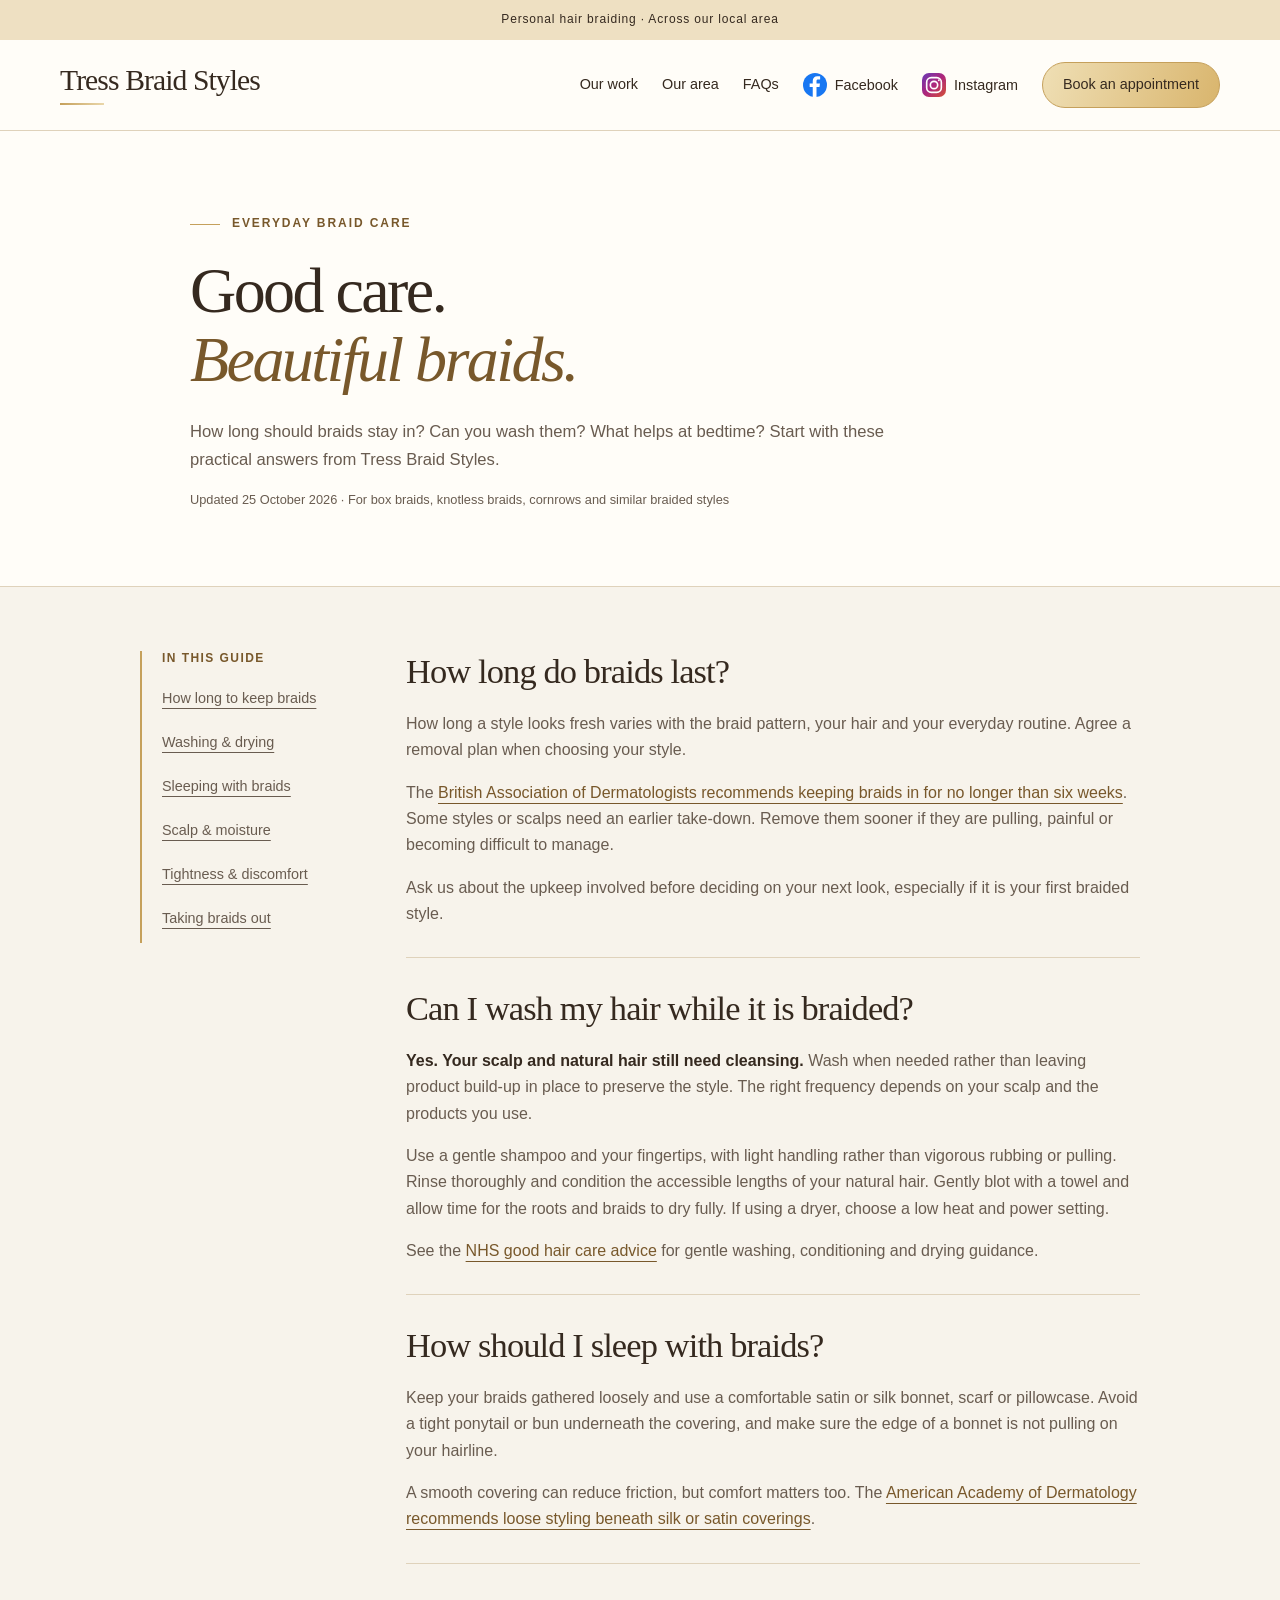
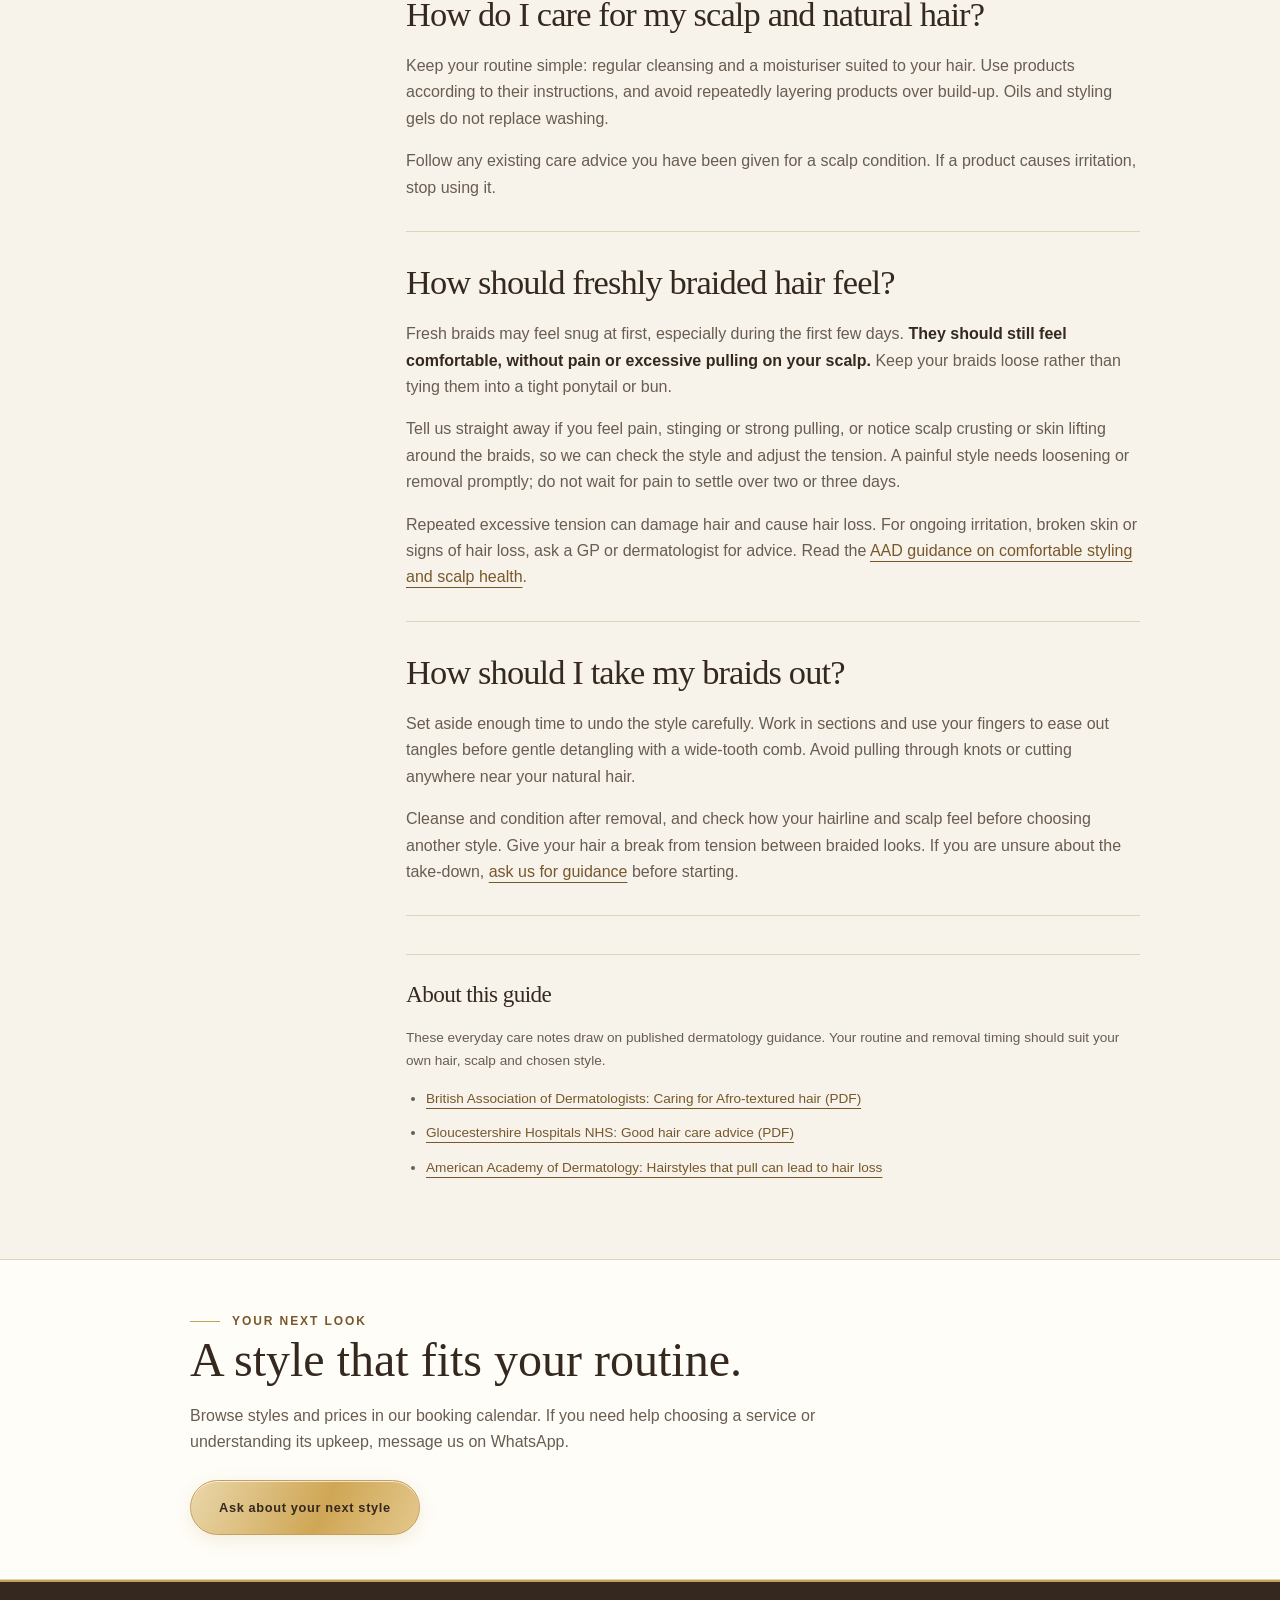
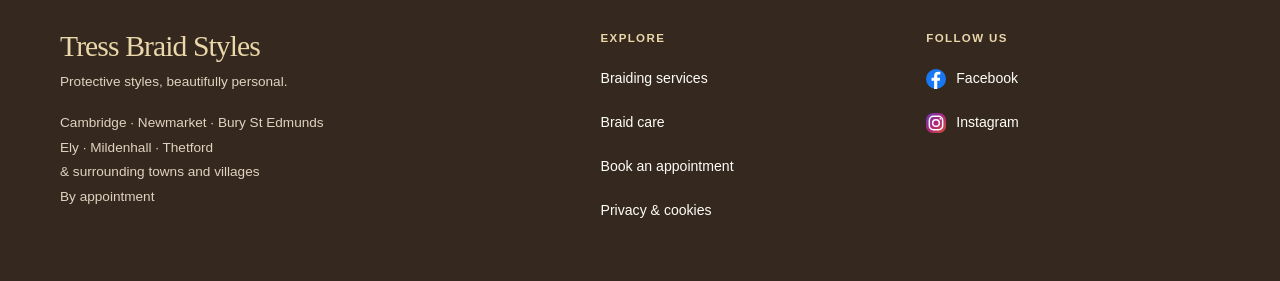
<file: braid-care.html>
<!doctype html>
<html lang="en-GB"><head><meta charset="utf-8"><meta name="viewport" content="width=device-width,initial-scale=1"><title>Braid Care Guide: Washing &amp; Aftercare | Tress Braid Styles</title><meta name="description" content="Practical braid aftercare: washing, bedtime care and comfort. From Tress Braid Styles, serving Cambridge, Newmarket, Bury St Edmunds, Ely, Mildenhall, Thetford and nearby villages."><meta name="robots" content="index,follow,max-image-preview:large"><meta name="theme-color" content="#35291f"><link rel="canonical" href="https://tressbraidstyles.co.uk/braid-care"><link rel="icon" href="/favicon.svg" type="image/svg+xml"><meta property="og:type" content="article"><meta property="og:locale" content="en_GB"><meta property="og:site_name" content="Tress Braid Styles"><meta property="og:title" content="Braid Care Guide: Washing &amp; Aftercare | Tress Braid Styles"><meta property="og:description" content="Practical braid aftercare: washing, bedtime care and comfort. From Tress Braid Styles, serving Cambridge, Newmarket, Bury St Edmunds, Ely, Mildenhall, Thetford and nearby villages."><meta property="og:url" content="https://tressbraidstyles.co.uk/braid-care"><meta property="og:image" content="https://tressbraidstyles.co.uk/gallery-burgundy-braids.webp"><meta property="og:image:alt" content="Burgundy braids with flowing curls"><meta name="twitter:card" content="summary_large_image"><meta name="twitter:title" content="Braid Care Guide: Washing &amp; Aftercare | Tress Braid Styles"><meta name="twitter:description" content="Practical braid aftercare: washing, bedtime care and comfort. From Tress Braid Styles, serving Cambridge, Newmarket, Bury St Edmunds, Ely, Mildenhall, Thetford and nearby villages."><meta name="twitter:image" content="https://tressbraidstyles.co.uk/gallery-burgundy-braids.webp"><style>:root {
  --page-width: 1160px;
  --page-gutter: 24px;
  --section-space: clamp(56px, 6vw, 88px);
  --cream: #f7f3eb;
  --paper: #fffdf8;
  --ink: #35291f;
  --brown: #654632;
  --gold: #c5a05b;
  --gold-light: #ead7aa;
  --gold-button: #cfa655;
  --gold-text: #78582b;
  --muted: #695c50;
  --line: #dfd2bb;
  --beige: #f0e8da;
}
* { box-sizing: border-box; }
[hidden] { display: none !important; }
html { scroll-behavior: smooth; }
body { margin: 0; background: var(--cream); color: var(--ink); font: 1rem/1.65 Arial, Helvetica, sans-serif; }
a { color: inherit; text-underline-offset: 5px; }
:focus-visible { outline: 3px solid var(--gold-text); outline-offset: 5px; }
.footer :focus-visible { outline-color: var(--paper); }
.wrap { width: min(var(--page-width), calc(100% - 2 * var(--page-gutter))); margin-inline: auto; }
.eyebrow { color: var(--gold-text); font-size: .75rem; font-weight: 700; letter-spacing: .16em; text-transform: uppercase; }
.eyebrow { display: inline-flex; align-items: center; gap: 12px; }
.eyebrow::before { content: ''; width: 30px; height: 1px; background: var(--gold); }
.skip { position: absolute; top: -100px; left: 16px; z-index: 5; padding: 12px 20px; background: var(--paper); }
.skip:focus { top: 12px; }
.notice { padding: 10px 18px; background: #eee0c2; color: var(--ink); text-align: center; font-size: .75rem; letter-spacing: .07em; }
header { background: var(--paper); border-bottom: 1px solid var(--line); }
.nav { display: flex; align-items: center; justify-content: space-between; gap: 24px; min-height: 90px; padding-block: 18px; flex-wrap: wrap; }
.brand, .footer-brand { font: 500 1.85rem Georgia, 'Times New Roman', serif; letter-spacing: -.03em; }
.brand { position: relative; text-decoration: none; padding-bottom: 8px; }
.brand::after { content: ''; position: absolute; left: 0; bottom: 0; width: 44px; height: 2px; background: linear-gradient(90deg, var(--gold), var(--gold-light)); }
.nav-links { display: flex; align-items: center; gap: 24px; flex-wrap: wrap; }
.nav-links a { display: inline-flex; align-items: center; min-height: 44px; padding-block: 8px; font-size: .9rem; text-decoration: none; }
.nav-links a:hover { text-decoration: underline; }
.nav-links > a:last-child { padding: 10px 20px; border: 1px solid var(--gold); border-radius: 999px; color: var(--ink); background: linear-gradient(110deg, #efdfb5, #d9b56d); }
.button { display: inline-block; padding: 16px 28px; border: 1px solid var(--gold); border-radius: 999px; background: linear-gradient(115deg, #ead7aa, var(--gold-button) 58%, #e4c88c); color: var(--ink); box-shadow: 0 5px 18px rgba(151,112,42,.12), inset 0 1px rgba(255,253,248,.7); font-size: .8rem; font-weight: 700; text-decoration: none; letter-spacing: .05em; transition: box-shadow .2s; }
.button:hover { box-shadow: 0 7px 22px rgba(151,112,42,.2), inset 0 1px rgba(255,253,248,.7); }
.hero { background: var(--paper); }
.hero-inner { display: grid; grid-template-columns: repeat(2,minmax(0,1fr)); align-items: center; gap: 64px; padding-block: 64px; }
.hero-copy { display: flex; flex-direction: column; justify-content: center; min-width: 0; padding: 0; }
h1, h2, h3 { font-family: Georgia, 'Times New Roman', serif; font-weight: 400; }
.hero h1 { max-width: 100%; margin: 22px 0 28px; font-size: clamp(3rem, 4.8vw, 4.65rem); line-height: 1.06; letter-spacing: -.045em; }
.hero h1 em { display: block; color: var(--gold-text); font-weight: 400; }
.hero-actions { display: flex; flex-wrap: wrap; align-items: center; gap: 14px 24px; }
.secondary-link { display: inline-flex; align-items: center; min-height: 44px; color: var(--gold-text); font-size: .95rem; }
.lead { max-width: 560px; margin: 0 0 30px; color: var(--muted); font-size: 1.04rem; }
.small-note { margin: 24px 0 0; color: var(--muted); font-size: .8rem; }
.hero-carousel { scroll-margin-top: 24px; width: 100%; max-width: 400px; min-width: 0; justify-self: center; align-self: center; padding-block: 28px; }
.carousel-help { display: flex; flex-wrap: wrap; justify-content: space-between; gap: 4px 12px; margin: 0 12px 12px 0; color: var(--gold-text); font-size: .85rem; }
.carousel-help span { font-size: .78rem; color: var(--muted); }
.carousel-track { position: relative; display: grid; grid-auto-flow: column; grid-auto-columns: calc(100% - 38px); gap: 14px; overflow-x: auto; overscroll-behavior-x: contain; scroll-snap-type: x mandatory; scrollbar-width: none; border-radius: 22px 22px 8px 8px; }
.carousel-track::-webkit-scrollbar { display: none; }
.carousel-slide { display: grid; grid-template-rows: minmax(0,1fr) auto; aspect-ratio: 9/16; min-width: 0; margin: 0; overflow: hidden; scroll-snap-align: start; scroll-snap-stop: always; border: 1px solid var(--gold); border-radius: 22px 22px 8px 8px; background: var(--beige); }
.carousel-slide img { display: block; width: 100%; height: 100%; min-height: 0; object-fit: contain; }
.carousel-slide figcaption { padding: 12px 14px; background: var(--paper); color: var(--ink); font-size: .8rem; line-height: 1.45; }
.carousel-navigation { display: flex; align-items: center; justify-content: center; gap: 8px; margin-top: 12px; }
.carousel-arrow { display: inline-flex; align-items: center; justify-content: center; flex-shrink: 0; width: 44px; height: 44px; border: 1px solid var(--gold); border-radius: 50%; background: var(--gold-light); color: var(--ink); font: 1.3rem Arial, sans-serif; cursor: pointer; }
.carousel-arrow:disabled { opacity: .4; cursor: default; }
.carousel-dots { display: flex; flex: 1 1 auto; min-width: 0; max-width: 260px; flex-wrap: wrap; align-items: center; justify-content: center; }
.carousel-dots a { display: grid; place-items: center; width: 26px; height: 44px; text-decoration: none; }
.carousel-dots a::after { content: ''; width: 7px; height: 7px; border: 1px solid var(--gold-text); border-radius: 50%; background: transparent; }
.carousel-dots a[aria-current="true"]::after { background: var(--gold-text); }
.carousel-position { margin: 0; text-align: center; font-size: .8rem; color: var(--muted); }
.section { padding-block: var(--section-space); scroll-margin-top: 24px; }
.section-head { max-width: 680px; margin: 0 auto 42px; text-align: center; }
.section h2 { margin: 16px 0 22px; font-size: clamp(2.4rem, 4vw, 4rem); line-height: 1.12; letter-spacing: -.035em; }
.section-head p, .experience-copy > p { color: var(--muted); }
.services { display: grid; grid-template-columns: repeat(6, 1fr); gap: 20px; }
.card { position: relative; grid-column: span 2; padding: 32px; background: var(--paper); border: 1px solid var(--line); border-radius: 14px; box-shadow: 0 5px 20px rgba(53,41,31,.025); }
.card::before { content: ''; position: absolute; top: -1px; left: 28px; right: 28px; height: 3px; background: linear-gradient(90deg, var(--gold-light), var(--gold), var(--gold-light)); border-radius: 3px; }
.card:nth-child(n+4) { grid-column: span 3; }
.card h3 { margin: 0 0 14px; font-size: 1.85rem; line-height: 1.15; letter-spacing: -.02em; }
.card p { margin: 0 0 16px; color: var(--muted); font-size: .94rem; }
.card a { display: inline-block; min-height: 44px; padding-block: 10px; color: var(--gold-text); text-decoration-color: var(--gold); font-size: .85rem; font-weight: 700; }
.experience { background: var(--paper); border-block: 1px solid var(--line); }
.experience-grid { display: grid; grid-template-columns: repeat(2,minmax(0,1fr)); align-items: start; gap: 64px; }
.steps { border-top: 1px solid var(--line); }
.step { padding-block: 24px; border-bottom: 1px solid var(--line); }
.step strong { font: 400 1.35rem Georgia, serif; }
.step p { margin: 7px 0 0; color: var(--muted); font-size: 1rem; }
.area { background: var(--cream); border-bottom: 1px solid var(--line); }
.area-grid { display: grid; grid-template-columns: repeat(2,minmax(0,1fr)); gap: 64px; }
.area p { color: var(--muted); }
.area-details { align-self: center; border-left: 2px solid var(--gold); padding-left: 28px; }
.area-details strong { color: var(--ink); font-weight: 500; }
.area-note { font-size: .9rem; }
.faq { max-width: 760px; margin-inline: auto; }
.faq details, .area details { border-bottom: 1px solid var(--line); padding-block: 12px; }
.faq summary, .area summary { min-height: 44px; padding-block: 9px; font-size: 1.03rem; cursor: pointer; }
.faq p { color: var(--muted); }
.faq summary::marker, .area summary::marker { color: var(--gold-text); }
.cta { position: relative; background: linear-gradient(120deg, var(--paper), #efe3c9); color: var(--ink); border-block: 1px solid var(--gold); }
.cta-inner { padding-block: var(--section-space); }
.enquiry-layout { display: grid; grid-template-columns: minmax(0,.8fr) minmax(0,1.2fr); align-items: start; gap: 48px; }
.enquiry-layout > * { min-width: 0; }
.cta .eyebrow { color: var(--gold-text); }
.cta h2 { margin: 18px 0 24px; font-size: clamp(2.6rem, 4.5vw, 4.3rem); line-height: 1.08; letter-spacing: -.035em; }
.cta p { color: var(--muted); }
.enquiry-card { padding: 32px; border: 1px solid var(--gold); border-radius: 18px; background: var(--paper); color: var(--ink); box-shadow: 0 14px 40px rgba(95,70,29,.06); }
.enquiry-card label { display: block; margin-bottom: 8px; font-weight: 700; }
.enquiry-card h3 { margin: 0; font: 400 1.8rem Georgia, serif; }
.form-fields { display: grid; grid-template-columns: minmax(0,1fr); gap: 22px; margin-top: 28px; }
.field { min-width: 0; }
.field p { margin: 6px 0 0; }
.enquiry-card input:not([type="file"]), .enquiry-card select { width: 100%; min-width: 0; min-height: 48px; padding: 12px; border: 1px solid #96836c; border-radius: 8px; background: var(--cream); color: var(--ink); font: inherit; }
.enquiry-card input[type="date"] { display: block; max-width: 100%; appearance: none; -webkit-appearance: none; text-align: left; }
.enquiry-card input[type="date"]::-webkit-date-and-time-value { min-height: 1.5em; text-align: left; }
.enquiry-card input[type="date"]::-webkit-datetime-edit { padding: 0; min-width: 0; }
.extra-details { margin-top: 24px; }
.extra-details textarea { margin-top: 10px; }
.cta .enquiry-card p { color: var(--muted); font-size: .9rem; }
.enquiry-card textarea { width: 100%; padding: 16px; border: 1px solid #96836c; border-radius: 10px; background: var(--cream); color: var(--ink); font: inherit; resize: vertical; }
.enquiry-card .button { width: 100%; margin-top: 16px; font: inherit; font-weight: 700; letter-spacing: 0; text-align: center; cursor: pointer; }
.enquiry-card .status { min-height: 1.6em; margin-block: 14px 0; }
.enquiry-card .status:empty { min-height: 0; margin: 0; }
.enquiry-card .contact-link { background: transparent; box-shadow: none; border-color: transparent; color: var(--gold-text); text-decoration: underline; text-underline-offset: 4px; }
.enquiry-card :focus-visible { outline-color: var(--gold-text); }
.photo-attachment { margin-top: 24px; padding-top: 24px; border-top: 1px solid var(--line); }
.photo-attachment label span { font-weight: 400; }
.photo-attachment input[type="file"] { display: block; max-width: 100%; width: 100%; min-height: 44px; color: var(--muted); font: inherit; font-size: .9rem; }
.photo-attachment input::file-selector-button { margin-right: 12px; padding: 12px 18px; border: 1px solid var(--gold); border-radius: 8px; background: var(--cream); color: var(--ink); font: inherit; cursor: pointer; }
.photo-selection { display: flex; gap: 16px; align-items: center; margin-top: 16px; min-width: 0; }
.photo-selection > div { min-width: 0; }
.photo-selection p { overflow-wrap: anywhere; }
#inspiration-preview { width: 88px; height: 110px; object-fit: contain; border: 1px solid var(--line); border-radius: 8px; background: var(--cream); }
.text-button { padding: 10px 0; min-height: 44px; border: 0; background: transparent; color: var(--gold-text); font: inherit; text-decoration: underline; text-underline-offset: 4px; cursor: pointer; }
.photo-send-note { margin-bottom: 0; }
.footer { padding-block: 48px; background: var(--ink); color: var(--paper); border-top: 2px solid var(--gold); }
.footer-brand { color: var(--gold-light); }
.footer-grid { display: flex; align-items: end; justify-content: space-between; gap: 32px; }
.footer p { margin: 8px 0 0; color: #e0d2c0; font-size: .85rem; }
.footer a { display: inline-block; min-height: 44px; padding-block: 10px; font-size: .9rem; }
.social-link { margin-left: 20px; }
@media (max-width: 800px) {
  :root { --page-gutter: 18px; }
  .nav { gap: 8px; min-height: 72px; }
  .brand { font-size: 1.65rem; }
  .nav-links { width: 100%; column-gap: 22px; row-gap: 0; }
  .nav-links a { font-size: .85rem; }
  .hero-carousel { width: calc(100% - 36px); max-width: 400px; padding: 0 0 28px; }
  .section { padding-block: var(--section-space); }
  .section-head { margin-bottom: 30px; }
  .services { grid-template-columns: 1fr; gap: 16px; }
  .card, .card:nth-child(n+4) { grid-column: auto; padding: 26px; }
  .experience-grid, .area-grid, .enquiry-layout { grid-template-columns: 1fr; gap: 32px; }
  .cta-inner { padding-block: var(--section-space); }
  .enquiry-card { padding: 22px; }
  .form-fields { grid-template-columns: minmax(0,1fr); }
  .footer-grid { display: block; }
  .footer-grid > div + div { margin-top: 24px; }
  .social-link { margin-left: 16px; }
}
@media (max-width: 360px) {
  .nav-links { column-gap: 16px; }
  .social-link { display: block !important; margin-left: 0; }
}
@media (prefers-reduced-motion: reduce) {
  html { scroll-behavior: auto; }
  *, *::before, *::after { transition: none !important; animation: none !important; }
}

/* A calm hero, with the full portfolio below. */
.hero-feature { padding: 0; align-self: center; max-width: none; width: 100%; justify-self: stretch; }
.hero-feature img {display:block;width:100%;height:auto;border-radius:24px;}
.work-gallery { padding-block: var(--section-space); }
.work-gallery .hero-carousel { width: 100%; max-width: none; padding: 0; margin: 0; }
.work-gallery .carousel-track {grid-auto-columns:min(78vw,340px);align-items:start;}
.work-gallery .carousel-slide {aspect-ratio:auto;grid-template-rows:auto auto;}
.work-gallery .carousel-slide img {height:auto;object-fit:contain;}

.form-trap { position: absolute; left: -10000px; width: 1px; height: 1px; overflow: hidden; }
.enquiry-card .button:disabled { opacity: .65; cursor: wait; }

.facebook-mark { display: inline-flex; flex: 0 0 auto; align-items: center; justify-content: center; width: 24px; height: 24px; color: #fff; line-height: 0; }
.facebook-mark svg { display: block; width: 24px; height: 24px; }
.nav-links .facebook-nav, .facebook-inline { gap: 8px; }
.facebook-inline { text-decoration-color: #1877f2; }
.facebook-section { padding-block: 0; scroll-margin-top: 24px; }
.facebook-card { display: grid; grid-template-columns: minmax(0,1.25fr) minmax(0,1fr); align-items: center; gap: 48px; padding: 48px; border: 1px solid var(--gold); border-radius: 24px; background: linear-gradient(115deg, var(--paper), #ede3cf); }
.facebook-kicker { display: flex; align-items: center; gap: 10px; color: var(--gold-text); font-size: .75rem; font-weight: 700; letter-spacing: .13em; }
.facebook-card h2 { margin: 20px 0; font-size: clamp(2.2rem, 3.8vw, 3.5rem); line-height: 1.12; letter-spacing: -.035em; }
.facebook-copy > p { max-width: 520px; margin-bottom: 0; color: var(--muted); }
.facebook-action { min-width: 0; text-align: center; padding: 28px; border-radius: 18px; background: rgba(255,253,248,.85); border: 1px solid var(--line); }
.facebook-page-name { margin: 0; font: 400 1.7rem/1.3 Georgia, serif; }
.facebook-handle { margin: 8px 0 24px; color: var(--muted); font-size: .95rem; overflow-wrap: anywhere; }
.facebook-button { background: #1769d2; color: #fff; border-color: #1769d2; box-shadow: none; letter-spacing: 0; }
.facebook-button:hover { background: #1256af; box-shadow: 0 6px 16px rgba(23,105,210,.18); }
.facebook-note { margin: 18px 0 0; color: var(--muted); font-size: .78rem; }
@media(max-width:800px) { .facebook-card { grid-template-columns: minmax(0,1fr); padding: 28px 22px; gap: 28px; } .facebook-section { padding-block: 0; } .facebook-action { padding: 24px 16px; } }

.instagram-mark { display: inline-flex; align-items: center; justify-content: center; width: 24px; height: 24px; flex: 0 0 auto; border-radius: 7px; background: linear-gradient(135deg,#673ab7,#ad267c,#d55235); color: #fff; }
.instagram-mark svg { display: block; width: 22px; height: 22px; stroke: currentColor; stroke-width: 1.8; }
.nav-links .instagram-nav, .instagram-inline { gap: 8px; }
.instagram-inline { text-decoration-color: #a12b87; }
.hero-socials { display: flex; flex-wrap: wrap; gap: 8px 24px; width: 100%; }
.facebook-card { grid-template-columns: minmax(0,.9fr) minmax(0,1.4fr); gap: 32px; padding: 40px; }
.social-platforms { display: grid; grid-template-columns: repeat(2,minmax(0,1fr)); gap: 16px; min-width: 0; }
.social-platforms .facebook-action { padding: 24px 16px; }
.platform-label { display: flex; align-items: center; justify-content: center; gap: 8px; margin-bottom: 20px; font-weight: 700; }
.social-platforms .facebook-page-name { font-size: 1.45rem; }
.social-platforms .button { padding: 14px 18px; }
.instagram-button { background: linear-gradient(115deg,#7536a8,#ad267c); border-color: #873096; color: #fff; box-shadow: none; letter-spacing: 0; }
.instagram-button:hover { box-shadow: 0 6px 16px rgba(117,54,168,.2); }
.footer-grid > div:last-child { max-width: 650px; }
@media(max-width:1000px) { .facebook-card { grid-template-columns: minmax(0,1fr); } }
@media(max-width:600px) { .social-platforms { grid-template-columns: minmax(0,1fr); } .facebook-card { padding: 28px 22px; gap: 28px; } .social-platforms .facebook-action { padding: 24px 16px; } }
.social-label-text { display: block; line-height: 24px; }
.facebook-nav, .instagram-nav, .platform-label { white-space: nowrap; }
.nav-socials { display: flex; align-items: center; gap: 24px; }
@media(max-width:800px) { .nav-socials { order: 2; width: 100%; gap: 22px; } .nav-links > a[href="#booking"] { order: 1; } }

.enquiry-layout { width: min(900px,calc(100% - 2 * var(--page-gutter))); grid-template-columns: minmax(0,1fr); gap: 32px; }
.enquiry-intro { width: min(100%,760px); margin-inline: auto; text-align: center; }
.enquiry-intro .eyebrow { justify-content: center; }
.cta .enquiry-intro h2 { margin: 16px 0; font-size: clamp(2.4rem,4vw,3.5rem); }
.enquiry-intro p { max-width: 570px; margin: 0 auto; }
.form-fields { grid-template-columns: repeat(2,minmax(0,1fr)); gap: 20px 24px; margin-top: 24px; }
.enquiry-card { padding: 32px 36px; }
.enquiry-card h3 { font-size: 1.6rem; }
.enquiry-card h3 + p { margin: 6px 0 0; }
.enquiry-card label { margin-bottom: 6px; font-size: .92rem; }
.enquiry-card .field p { font-size: .8rem; }
.enquiry-options { margin-top: 24px; border-block: 1px solid var(--line); }
.enquiry-options summary { min-height: 48px; padding-block: 14px; cursor: pointer; font-weight: 700; font-size: .95rem; }
.enquiry-options summary::marker { color: var(--gold-text); }
.enquiry-options summary span { color: var(--muted); font-weight: 400; }
.enquiry-options .photo-attachment { margin-top: 0; padding-top: 12px; border-top: 0; }
.enquiry-options .extra-details { margin: 20px 0 24px; }
.enquiry-card #request-enquiry { display: block; max-width: 340px; margin: 24px auto 0; }
.enquiry-card .contact-link { display: block; width: fit-content; max-width: 100%; margin: 8px auto 0; padding: 10px 12px; font-size: .9rem; }
.cta .enquiry-card .enquiry-footnote { margin: 12px 0 0; text-align: center; font-size: .78rem; }
@media(max-width:600px) { .enquiry-layout { gap: 24px; } .enquiry-card { padding: 24px 20px; } .form-fields { grid-template-columns: minmax(0,1fr); gap: 18px; } .enquiry-card #request-enquiry { max-width: none; } }

.enquiry-socials { margin-top: 16px; text-align: center; }
.cta .enquiry-card .enquiry-socials p { margin: 0; font-size: .85rem; }
.enquiry-social-links { display: flex; flex-wrap: wrap; justify-content: center; gap: 8px 24px; }
.enquiry-card .enquiry-social-links .contact-link { display: inline-flex; align-items: center; gap: 5px; min-height: 44px; margin: 0; padding: 8px 0; font-weight: 700; }
.enquiry-privacy { margin-top: 20px; border-top: 1px solid var(--line); scroll-margin-top: 24px; }
.enquiry-privacy summary { min-height: 44px; padding: 12px 0 0; color: var(--muted); font-size: .82rem; cursor: pointer; }
.enquiry-privacy summary::marker { color: var(--gold-text); }
.cta .enquiry-card .enquiry-privacy p { margin: 12px 0 0; font-size: .82rem; line-height: 1.65; }
.hero-image-note { margin: 10px 0 0; color: var(--muted); font-size: .72rem; text-align: center; }
@media(min-width:1000px) { .work-gallery .carousel-track { grid-auto-columns: calc((100% - 42px)/4); } }

.carousel-help { margin-right: 0; }
#about .section-head { margin-bottom: 0; }
.footer-grid > div:last-child { display: flex; flex-wrap: wrap; align-items: center; gap: 0 20px; }
.footer-grid > div:last-child > p { flex-basis: 100%; }
.footer .social-link { margin-left: 0; }
@media(min-width:801px) and (max-width:1100px) { .hero-inner { gap: 36px; } .experience-grid, .area-grid { gap: 40px; } .nav-links, .nav-socials { gap: 18px; } }
@media(max-width:900px) { .hero-inner { grid-template-columns: minmax(0,1fr); gap: 36px; padding-block: 48px; } .hero-feature { justify-self: center; max-width: 440px; } .hero h1 { font-size: clamp(2.75rem,7.5vw,4.5rem); } }
@media(max-width:600px) { .hero-inner { padding-block: 36px; gap: 28px; } .hero-feature { max-width: 400px; } .hero h1 { margin-block: 18px 22px; } .hero .lead { margin-bottom: 24px; } }

.nav-links > a[aria-current="page"] { color:var(--gold-text); text-decoration:underline; }
.wig-intro {background:var(--beige);border-block:1px solid var(--line);}
.wig-intro-inner {display:grid;grid-template-columns:minmax(0,1.3fr) minmax(0,.7fr);gap:56px;align-items:center;padding-block:48px;}
.wig-intro h2 {font-size:clamp(2rem,3.5vw,3.2rem);line-height:1.12;margin:14px 0 18px;letter-spacing:-.03em;}
.wig-intro p {max-width:600px;color:var(--muted);margin:0 0 24px;}
.wig-intro-photos {display:grid;grid-template-columns:1fr 1fr;gap:12px;}
.wig-intro-photos img {width:100%;height:auto;aspect-ratio:4/5;object-fit:cover;border-radius:70px 70px 14px 14px;display:block;}
.wig-intro-photos img:last-child {margin-top:28px;}
@media(min-width:801px) and (max-width:1200px){.nav {gap:14px}.nav-links,.nav-socials {gap:14px}.nav-links a {font-size:.83rem}.brand{font-size:1.7rem}}
@media(max-width:600px){.wig-intro-inner{grid-template-columns:1fr;gap:28px;padding-block:36px}.wig-intro-photos{max-width:360px;margin-inline:auto;width:100%}.wig-intro-photos img{aspect-ratio:1/1}.nav-links{column-gap:18px}}

.wig-choice{padding:14px 18px;border:1px solid var(--gold);border-radius:12px;background:var(--beige);font-weight:700;}

/* Shared navigation and footer layout. */
.footer-grid { display:grid; grid-template-columns:minmax(0,1fr) minmax(0,1.3fr); align-items:start; gap:64px; }
.footer .footer-grid > .footer-sections { display:grid; grid-template-columns:repeat(2,minmax(0,1fr)); align-items:start; gap:32px; max-width:none; }
.footer-group { min-width:0; }
.footer-group h2 { margin:0 0 10px; color:var(--gold-light); font:700 .72rem/1.5 Arial,sans-serif; letter-spacing:.12em; text-transform:uppercase; }
.footer-group-links { display:flex; flex-direction:column; align-items:flex-start; }
.footer-group-links a { display:inline-flex; align-items:center; gap:10px; min-height:44px; margin:0; padding:8px 0; font-size:.88rem; text-decoration:none; }
.footer-group-links a:hover { text-decoration:underline; }
.footer-group-links .facebook-mark,.footer-group-links .instagram-mark { width:20px; height:20px; flex-shrink:0; }
.footer .footer-location { margin-top:18px; line-height:1.8; }
@media(max-width:1000px) {
 .nav { display:grid; grid-template-columns:minmax(0,1fr) auto; gap:14px; min-height:78px; padding-block:16px; align-items:center; }
 .nav .brand { font-size:clamp(1.18rem,5.3vw,1.65rem); width:fit-content; min-width:0; white-space:nowrap; }
 .nav .nav-links { grid-column:1/-1; display:grid; grid-template-columns:repeat(2,minmax(0,1fr)); gap:4px 16px; width:100%; padding-top:12px; border-top:1px solid var(--line); }
 .nav .nav-links > a { justify-content:flex-start; min-height:46px; padding:10px 0; font-size:.92rem; }
 .nav .nav-links > a:last-child { grid-column:1/-1; order:1; justify-content:center; margin-block:8px; padding:12px 20px; }
 .nav .nav-socials { grid-column:1/-1; order:2; display:grid; grid-template-columns:repeat(2,minmax(0,1fr)); gap:16px; width:100%; border-top:1px solid var(--line); padding-top:8px; }
 .nav .nav-socials a { min-height:44px; padding-block:8px; font-size:.85rem; }
 .footer { padding-block:36px; }
 .footer-grid { grid-template-columns:minmax(0,1fr); gap:28px; }
 .footer-grid > div + div { margin-top:0; }
 .footer .footer-grid > .footer-sections { grid-template-columns:repeat(2,minmax(0,1fr)); gap:24px; padding-top:24px; border-top:1px solid rgba(234,215,170,.25); }
 .footer-brand { font-size:1.7rem; }
 .footer p { font-size:.82rem; }
 .footer .footer-location { margin-top:12px; }
 .footer-group-links a { font-size:.84rem; }
}


@media(max-width:1000px) {
 .nav { grid-template-columns:minmax(0,1fr); gap:12px; padding-block:18px; }
 .nav .brand { justify-self:center; font-size:1.65rem; }
 .nav .brand::after { left:50%; transform:translateX(-50%); }
 .nav .nav-links { display:grid; grid-template-columns:repeat(3,minmax(0,1fr)); gap:4px 10px; padding-top:10px; }
 .nav .nav-links > a { justify-content:center; text-align:center; min-height:44px; padding:10px 4px; font-size:.83rem; }
 .nav .nav-links > a:last-child { grid-column:auto; order:0; margin:0; padding:10px 8px; }
 .nav .nav-socials { grid-column:1/-1; grid-template-columns:repeat(2,minmax(0,1fr)); justify-items:center; gap:10px; padding-top:8px; margin-top:8px; }
 .nav .nav-socials a { font-size:.82rem; }
}


.products-intro { background:var(--paper); border-bottom:1px solid var(--line); }
.products-intro-inner { display:grid; grid-template-columns:minmax(0,.85fr) minmax(0,1.4fr); gap:48px; align-items:center; padding-block:48px; }
.products-intro-copy h2 { margin:14px 0 18px; font-size:clamp(2rem,3.3vw,3rem); line-height:1.12; letter-spacing:-.03em; }
.products-intro-copy > p { max-width:400px; margin:0 0 24px; color:var(--muted); }
.products-intro-copy .products-intro-note { margin:14px 0 0; font-size:.75rem; }
.mini-products { display:grid; grid-template-columns:repeat(3,minmax(0,1fr)); gap:16px; min-width:0; }
.mini-product { display:flex; flex-direction:column; min-width:0; overflow:hidden; border:1px solid var(--line); border-radius:14px; background:var(--paper); text-decoration:none; }
.mini-product:hover { border-color:var(--gold); }
.mini-product-image { aspect-ratio:1; padding:16px; background:#fff; border-bottom:1px solid var(--line); }
.mini-product-image img { display:block; width:100%; height:100%; object-fit:contain; }
.mini-product-copy { display:flex; flex-direction:column; flex:1; padding:16px; }
.mini-product-brand { font-size:.62rem; font-weight:700; letter-spacing:.08em; text-transform:uppercase; color:var(--gold-text); }
.mini-product h3 { flex:1; margin:7px 0 12px; font-size:1.22rem; line-height:1.2; }
.mini-product-price { font:1.35rem Georgia,serif; }
@media(max-width:900px) { .products-intro-inner { grid-template-columns:minmax(0,1fr); gap:28px; } .products-intro-copy > p{max-width:560px}.mini-products{width:100%;max-width:650px} }
@media(max-width:600px) { .products-intro-inner { padding-block:36px; gap:24px; }.mini-products{gap:10px}.mini-product-image{padding:10px}.mini-product-copy{padding:12px 9px}.mini-product h3{font-size:.94rem;margin:7px 0 10px}.mini-product-price{font-size:1.18rem}.mini-product-brand{font-size:.57rem;letter-spacing:.04em} }

</style><style>
.care-hero { background: var(--paper); border-bottom: 1px solid var(--line); }
.care-hero .wrap { max-width: 900px; padding-block: clamp(44px,6vw,76px); }
.care-hero h1 { max-width: 800px; margin: 22px 0 24px; font-size: clamp(2.6rem,5vw,4.5rem); line-height: 1.08; letter-spacing: -.04em; }
.care-hero h1 em { color: var(--gold-text); font-weight: 400; }
.care-hero .lead { max-width: 720px; margin-bottom: 16px; }
.care-updated { margin: 0; color: var(--muted); font-size: .8rem; }
.care-layout { max-width: 1000px; display: grid; grid-template-columns: 210px minmax(0,1fr); align-items: start; gap: 56px; padding-block: clamp(40px,5vw,64px); }
.care-index { position: sticky; top: 24px; border-left: 2px solid var(--gold); padding-left: 20px; }
.care-index h2 { margin: 0 0 14px; font: 700 .75rem Arial, sans-serif; text-transform: uppercase; letter-spacing: .12em; color: var(--gold-text); }
.care-index ul { list-style: none; margin: 0; padding: 0; }
.care-index a { display: inline-block; padding-block: 8px; min-height: 44px; color: var(--muted); font-size: .9rem; }
.care-article { min-width: 0; }
.care-topic { padding: 0 0 30px; margin-bottom: 30px; border-bottom: 1px solid var(--line); scroll-margin-top: 28px; }
.care-topic h2, .care-sources h2 { margin: 0 0 18px; font-size: clamp(1.65rem,3vw,2.15rem); line-height: 1.2; letter-spacing: -.025em; }
.care-topic p { margin: 0 0 16px; color: var(--muted); }
.care-topic p:last-child { margin-bottom: 0; }
.care-topic a, .care-sources a { color: var(--gold-text); }
.care-topic strong { color: var(--ink); }
.care-sources { margin-top: 38px; padding: 26px 0 0; border-top: 1px solid var(--line); scroll-margin-top: 28px; }
.care-sources h2 { font-size: 1.45rem; }
.care-sources p, .care-sources li { color: var(--muted); font-size: .85rem; }
.care-sources ul { padding-left: 20px; }
.care-sources li { margin-block: 12px; }
.care-enquire { background: var(--paper); border-block: 1px solid var(--line); }
.care-enquire .wrap { max-width: 900px; padding-block: 44px; }
.care-enquire h2 { margin: 0 0 16px; font-size: clamp(2rem,4vw,3rem); line-height: 1.15; }
.care-enquire p { max-width: 680px; margin: 0 0 24px; color: var(--muted); }
.care-enquire-actions { display: flex; align-items: center; flex-wrap: wrap; gap: 16px 24px; }
@media (max-width: 760px) {
 .care-layout { grid-template-columns: minmax(0,1fr); gap: 36px; }
 .care-index { position: static; padding: 0 0 24px; border-left: 0; border-bottom: 1px solid var(--line); }
 .care-index ul { display: grid; grid-template-columns: repeat(2,minmax(0,1fr)); gap: 0 16px; }
 .care-index a { font-size: .88rem; }
}
</style><script type="application/ld+json">
{
  "@context": "https://schema.org",
  "@graph": [
    {
      "@type": "Organization",
      "@id": "https://tressbraidstyles.co.uk/#business",
      "name": "Tress Braid Styles",
      "url": "https://tressbraidstyles.co.uk/",
      "description": "Personal hair braiding across Cambridge, Newmarket, Bury St Edmunds, Ely, Mildenhall, Thetford and surrounding towns and villages, with wigs for sale and haircare products.",
      "areaServed": [
        {
          "@type": "Place",
          "name": "Cambridge"
        },
        {
          "@type": "Place",
          "name": "Newmarket"
        },
        {
          "@type": "Place",
          "name": "Bury St Edmunds"
        },
        {
          "@type": "Place",
          "name": "Ely"
        },
        {
          "@type": "Place",
          "name": "Mildenhall"
        },
        {
          "@type": "Place",
          "name": "Thetford"
        },
        {
          "@type": "Place",
          "name": "Surrounding towns and villages"
        }
      ],
      "sameAs": [
        "https://www.facebook.com/tressbraidstyles",
        "https://www.instagram.com/tress_braidstyles/"
      ]
    },
    {
      "@type": "WebSite",
      "@id": "https://tressbraidstyles.co.uk/#website",
      "url": "https://tressbraidstyles.co.uk/",
      "name": "Tress Braid Styles",
      "inLanguage": "en-GB",
      "publisher": {
        "@id": "https://tressbraidstyles.co.uk/#business"
      }
    },
    {
      "@type": "WebPage",
      "@id": "https://tressbraidstyles.co.uk/braid-care#webpage",
      "url": "https://tressbraidstyles.co.uk/braid-care",
      "name": "Braid Care Guide: Washing & Aftercare | Tress Braid Styles",
      "description": "Practical braid aftercare: washing, bedtime care and comfort. From Tress Braid Styles, serving Cambridge, Newmarket, Bury St Edmunds, Ely, Mildenhall, Thetford and nearby villages.",
      "inLanguage": "en-GB",
      "isPartOf": {
        "@id": "https://tressbraidstyles.co.uk/#website"
      },
      "breadcrumb": {
        "@id": "https://tressbraidstyles.co.uk/braid-care#breadcrumb"
      },
      "mainEntity": {
        "@id": "https://tressbraidstyles.co.uk/braid-care#article"
      }
    },
    {
      "@type": "Article",
      "@id": "https://tressbraidstyles.co.uk/braid-care#article",
      "headline": "How to care for braids: washing, sleeping and when to remove them",
      "description": "Practical braid aftercare: washing, bedtime care and comfort. From Tress Braid Styles, serving Cambridge, Newmarket, Bury St Edmunds, Ely, Mildenhall, Thetford and nearby villages.",
      "datePublished": "2026-10-25",
      "dateModified": "2026-10-25",
      "inLanguage": "en-GB",
      "author": {
        "@id": "https://tressbraidstyles.co.uk/#business"
      },
      "publisher": {
        "@id": "https://tressbraidstyles.co.uk/#business"
      },
      "mainEntityOfPage": {
        "@id": "https://tressbraidstyles.co.uk/braid-care#webpage"
      },
      "image": "https://tressbraidstyles.co.uk/gallery-burgundy-braids.webp",
      "citation": [
        "https://cdn.bad.org.uk/uploads/2023/07/19174038/Caring-for-Afro-textured-hair-PIL-July-2023.pdf",
        "https://www.gloshospitals.nhs.uk/documents/21880/Good_hair_care_advice_GHPI1694_09_24.pdf",
        "https://www.aad.org/public/diseases/hair-loss/causes/hairstyles"
      ]
    },
    {
      "@type": "BreadcrumbList",
      "@id": "https://tressbraidstyles.co.uk/braid-care#breadcrumb",
      "itemListElement": [
        {
          "@type": "ListItem",
          "position": 1,
          "name": "Home",
          "item": "https://tressbraidstyles.co.uk/"
        },
        {
          "@type": "ListItem",
          "position": 2,
          "name": "Braid care",
          "item": "https://tressbraidstyles.co.uk/braid-care"
        }
      ]
    }
  ]
}
</script><link rel="stylesheet" href="/site-consent.css"><script src="/site-config.js?v=1516526650496709" defer></script><script src="/site-consent.js" defer></script><link rel="stylesheet" href="/site-navigation.css?v=20261030-menu"><script src="/site-navigation.js?v=20261030-menu" defer></script></head><body><a class="skip" href="#main">Skip to content</a><div class="notice">Personal hair braiding · Across our local area</div><header><nav class="nav wrap" aria-label="Main navigation"><a class="brand" href="/#main" aria-label="Tress Braid Styles — home">Tress Braid Styles</a><button class="menu-toggle" type="button" aria-expanded="false" aria-controls="primary-navigation" hidden><svg class="menu-open-icon" viewBox="0 0 24 24" fill="none" stroke="currentColor" stroke-width="1.8" stroke-linecap="round" aria-hidden="true"><path d="M4 6h16M4 12h16M4 18h16"/></svg><svg class="menu-close-icon" viewBox="0 0 24 24" fill="none" stroke="currentColor" stroke-width="1.8" stroke-linecap="round" aria-hidden="true"><path d="m6 6 12 12M18 6 6 18"/></svg><span>Menu</span></button><div class="nav-links" id="primary-navigation"><a href="/#portfolio">Our work</a><a href="/#area">Our area</a><a href="/#faq">FAQs</a><div class="nav-socials"><a class="facebook-nav" href="https://www.facebook.com/tressbraidstyles" target="_blank" rel="noopener noreferrer"><span class="facebook-mark" aria-hidden="true"><svg viewBox="0 0 24 24" fill="none"><circle cx="12" cy="12" r="12" fill="#1877f2"/><path d="M13.5 24V14h3l.45-3.5H13.5V8.3c0-1 .3-1.7 1.75-1.7h1.9V3.5c-.33-.05-1.46-.14-2.78-.14-2.75 0-4.63 1.68-4.63 4.76v2.38H6.65V14h3.09v10h3.76Z" fill="#fff"/></svg></span><span class="social-label-text">Facebook</span></a><a class="instagram-nav" href="https://www.instagram.com/tress_braidstyles/" target="_blank" rel="noopener noreferrer"><span class="instagram-mark" aria-hidden="true"><svg viewBox="0 0 24 24" fill="none"><rect x="4" y="4" width="16" height="16" rx="5"/><circle cx="12" cy="12" r="4"/><circle cx="17.3" cy="6.8" r="1" fill="currentColor" stroke="none"/></svg></span><span class="social-label-text">Instagram</span></a></div><a href="/#booking">Book an appointment</a></div></nav></header><main id="main">
<section class="care-hero" aria-labelledby="care-title"><div class="wrap"><div class="eyebrow">Everyday braid care</div><h1 id="care-title">Good care.<br><em>Beautiful braids.</em></h1><p class="lead">How long should braids stay in? Can you wash them? What helps at bedtime? Start with these practical answers from Tress Braid Styles.</p><p class="care-updated">Updated 25 October 2026 · For box braids, knotless braids, cornrows and similar braided styles</p></div></section>
<div class="care-layout wrap"><nav class="care-index" aria-label="Braid care guide contents"><h2>In this guide</h2><ul><li><a href="#how-long">How long to keep braids</a></li><li><a href="#washing">Washing &amp; drying</a></li><li><a href="#sleeping">Sleeping with braids</a></li><li><a href="#moisture">Scalp &amp; moisture</a></li><li><a href="#tightness">Tightness &amp; discomfort</a></li><li><a href="#taking-out">Taking braids out</a></li></ul></nav>
<article class="care-article" aria-label="Braid care questions and answers">
<section class="care-topic" id="how-long"><h2>How long do braids last?</h2><p>How long a style looks fresh varies with the braid pattern, your hair and your everyday routine. Agree a removal plan when choosing your style.</p><p>The <a href="https://cdn.bad.org.uk/uploads/2023/07/19174038/Caring-for-Afro-textured-hair-PIL-July-2023.pdf" target="_blank" rel="noopener noreferrer">British Association of Dermatologists recommends keeping braids in for no longer than six weeks</a>. Some styles or scalps need an earlier take-down. Remove them sooner if they are pulling, painful or becoming difficult to manage.</p><p>Ask us about the upkeep involved before deciding on your next look, especially if it is your first braided style.</p></section>
<section class="care-topic" id="washing"><h2>Can I wash my hair while it is braided?</h2><p><strong>Yes. Your scalp and natural hair still need cleansing.</strong> Wash when needed rather than leaving product build-up in place to preserve the style. The right frequency depends on your scalp and the products you use.</p><p>Use a gentle shampoo and your fingertips, with light handling rather than vigorous rubbing or pulling. Rinse thoroughly and condition the accessible lengths of your natural hair. Gently blot with a towel and allow time for the roots and braids to dry fully. If using a dryer, choose a low heat and power setting.</p><p>See the <a href="https://www.gloshospitals.nhs.uk/documents/21880/Good_hair_care_advice_GHPI1694_09_24.pdf" target="_blank" rel="noopener noreferrer">NHS good hair care advice</a> for gentle washing, conditioning and drying guidance.</p></section>
<section class="care-topic" id="sleeping"><h2>How should I sleep with braids?</h2><p>Keep your braids gathered loosely and use a comfortable satin or silk bonnet, scarf or pillowcase. Avoid a tight ponytail or bun underneath the covering, and make sure the edge of a bonnet is not pulling on your hairline.</p><p>A smooth covering can reduce friction, but comfort matters too. The <a href="https://www.aad.org/public/diseases/hair-loss/causes/hairstyles" target="_blank" rel="noopener noreferrer">American Academy of Dermatology recommends loose styling beneath silk or satin coverings</a>.</p></section>
<section class="care-topic" id="moisture"><h2>How do I care for my scalp and natural hair?</h2><p>Keep your routine simple: regular cleansing and a moisturiser suited to your hair. Use products according to their instructions, and avoid repeatedly layering products over build-up. Oils and styling gels do not replace washing.</p><p>Follow any existing care advice you have been given for a scalp condition. If a product causes irritation, stop using it.</p></section>
<section class="care-topic" id="tightness"><h2>How should freshly braided hair feel?</h2><p>Fresh braids may feel snug at first, especially during the first few days. <strong>They should still feel comfortable, without pain or excessive pulling on your scalp.</strong> Keep your braids loose rather than tying them into a tight ponytail or bun.</p><p>Tell us straight away if you feel pain, stinging or strong pulling, or notice scalp crusting or skin lifting around the braids, so we can check the style and adjust the tension. A painful style needs loosening or removal promptly; do not wait for pain to settle over two or three days.</p><p>Repeated excessive tension can damage hair and cause hair loss. For ongoing irritation, broken skin or signs of hair loss, ask a GP or dermatologist for advice. Read the <a href="https://www.aad.org/public/diseases/hair-loss/causes/hairstyles" target="_blank" rel="noopener noreferrer">AAD guidance on comfortable styling and scalp health</a>.</p></section>
<section class="care-topic" id="taking-out"><h2>How should I take my braids out?</h2><p>Set aside enough time to undo the style carefully. Work in sections and use your fingers to ease out tangles before gentle detangling with a wide-tooth comb. Avoid pulling through knots or cutting anywhere near your natural hair.</p><p>Cleanse and condition after removal, and check how your hairline and scalp feel before choosing another style. Give your hair a break from tension between braided looks. If you are unsure about the take-down, <a href="/#booking">ask us for guidance</a> before starting.</p></section>
<aside class="care-sources" id="care-sources" aria-labelledby="care-sources-title"><h2>About this guide</h2><p>These everyday care notes draw on published dermatology guidance. Your routine and removal timing should suit your own hair, scalp and chosen style.</p><ul><li><a href="https://cdn.bad.org.uk/uploads/2023/07/19174038/Caring-for-Afro-textured-hair-PIL-July-2023.pdf" target="_blank" rel="noopener noreferrer">British Association of Dermatologists: Caring for Afro-textured hair (PDF)</a></li><li><a href="https://www.gloshospitals.nhs.uk/documents/21880/Good_hair_care_advice_GHPI1694_09_24.pdf" target="_blank" rel="noopener noreferrer">Gloucestershire Hospitals NHS: Good hair care advice (PDF)</a></li><li><a href="https://www.aad.org/public/diseases/hair-loss/causes/hairstyles" target="_blank" rel="noopener noreferrer">American Academy of Dermatology: Hairstyles that pull can lead to hair loss</a></li></ul></aside>
</article></div>
<section class="care-enquire" aria-labelledby="care-enquire-title"><div class="wrap"><div class="eyebrow">Your next look</div><h2 id="care-enquire-title">A style that fits your routine.</h2><p>Browse styles and prices in our booking calendar. If you need help choosing a service or understanding its upkeep, message us on WhatsApp.</p><div class="care-enquire-actions"><a class="button" href="/#booking">Ask about your next style</a></div></div></section>
</main><footer class="footer"><div class="footer-grid wrap"><div><div class="footer-brand">Tress Braid Styles</div><p>Protective styles, beautifully personal.</p><p class="footer-location">Cambridge · Newmarket · Bury St Edmunds<br>Ely · Mildenhall · Thetford<br>&amp; surrounding towns and villages<br>By appointment</p></div><div class="footer-sections"><div class="footer-group"><h2>Explore</h2><div class="footer-group-links"><a href="/#braid-services">Braiding services</a><a href="/braid-care">Braid care</a><a href="/#booking">Book an appointment</a><a href="/privacy">Privacy &amp; cookies</a></div></div><div class="footer-group"><h2>Follow us</h2><div class="footer-group-links"><a href="https://www.facebook.com/tressbraidstyles" target="_blank" rel="noopener noreferrer"><span class="facebook-mark" aria-hidden="true"><svg viewBox="0 0 24 24" fill="none"><circle cx="12" cy="12" r="12" fill="#1877f2"/><path d="M13.5 24V14h3l.45-3.5H13.5V8.3c0-1 .3-1.7 1.75-1.7h1.9V3.5c-.33-.05-1.46-.14-2.78-.14-2.75 0-4.63 1.68-4.63 4.76v2.38H6.65V14h3.09v10h3.76Z" fill="#fff"/></svg></span><span>Facebook</span></a><a href="https://www.instagram.com/tress_braidstyles/" target="_blank" rel="noopener noreferrer"><span class="instagram-mark" aria-hidden="true"><svg viewBox="0 0 24 24" fill="none"><rect x="4" y="4" width="16" height="16" rx="5"/><circle cx="12" cy="12" r="4"/><circle cx="17.3" cy="6.8" r="1" fill="currentColor" stroke="none"/></svg></span><span>Instagram</span></a></div></div></div></footer></body></html>
</file>
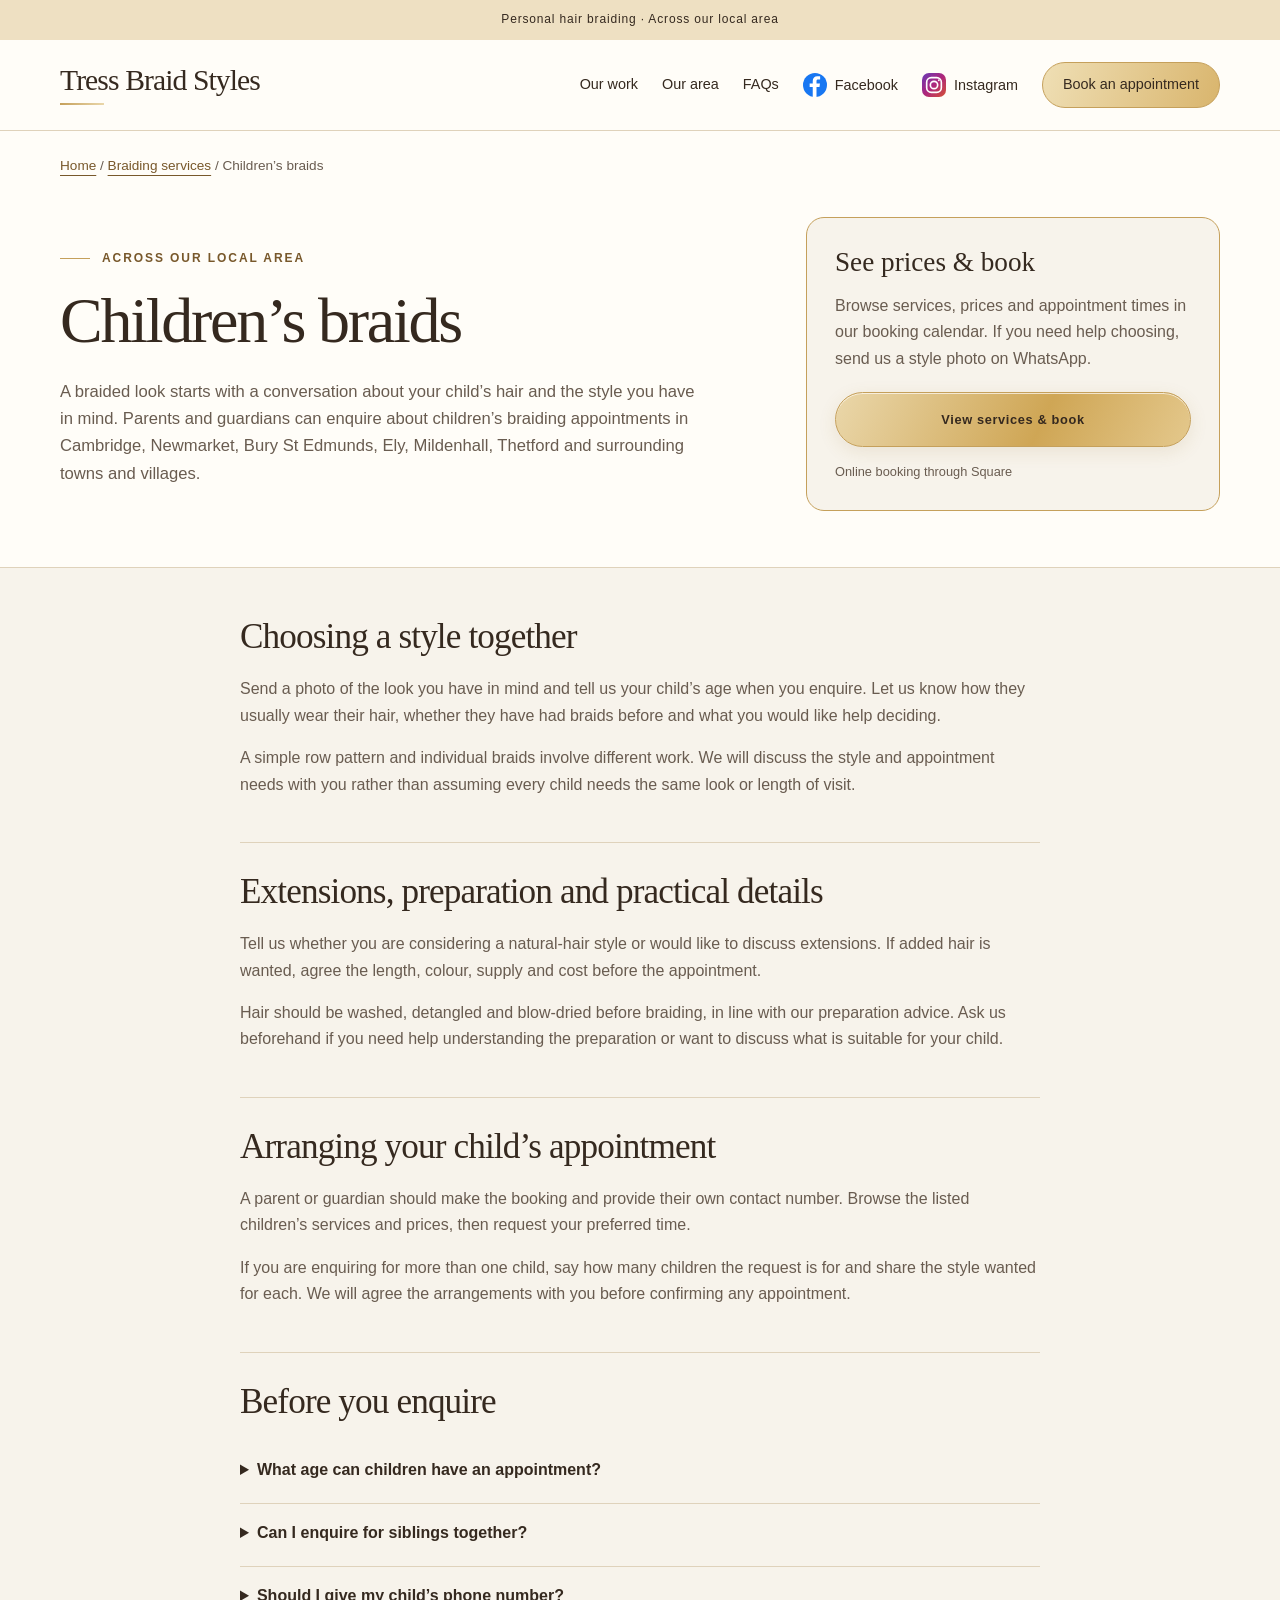
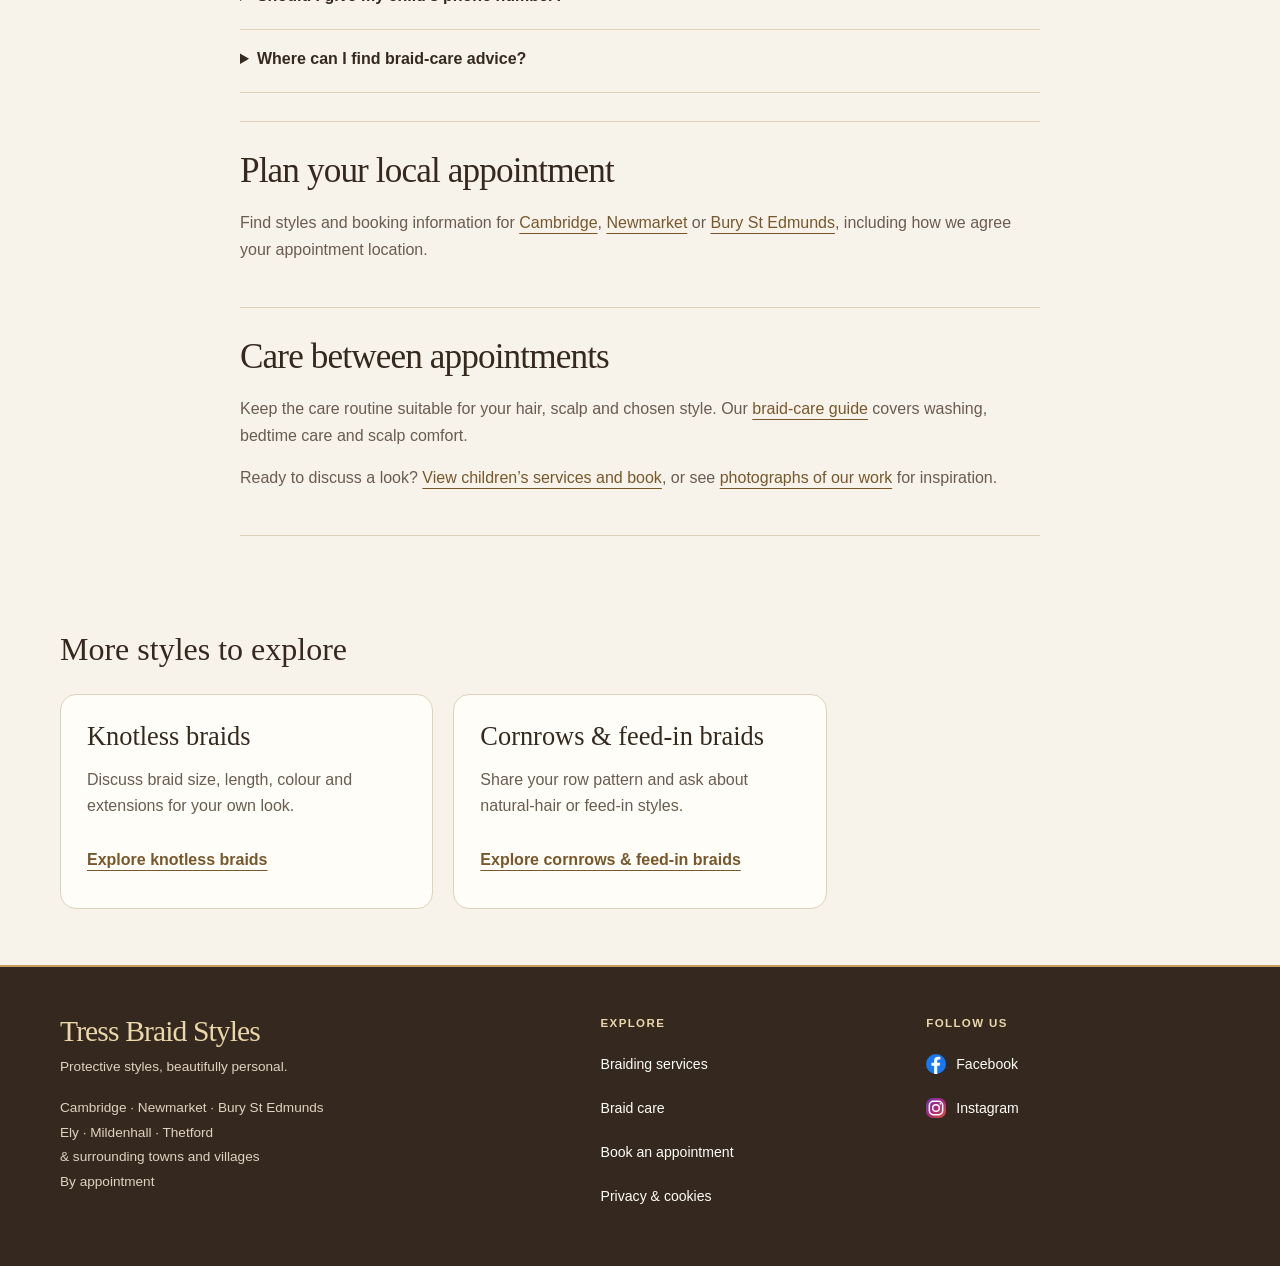
<file: childrens-braids-newmarket.html>
<!doctype html><html lang="en-GB"><head><meta charset="utf-8"><meta name="viewport" content="width=device-width,initial-scale=1"><title>Children’s Braids | Tress Braid Styles</title><meta name="description" content="Children’s braiding appointments in Cambridge, Newmarket, Bury St Edmunds, Ely, Mildenhall, Thetford and nearby villages. Discuss your child’s style and book online."><meta name="robots" content="index,follow,max-image-preview:large"><meta name="theme-color" content="#35291f"><link rel="canonical" href="https://tressbraidstyles.co.uk/childrens-braids-newmarket"><link rel="icon" href="/favicon.svg" type="image/svg+xml"><meta property="og:type" content="website"><meta property="og:locale" content="en_GB"><meta property="og:site_name" content="Tress Braid Styles"><meta property="og:title" content="Children’s Braids | Tress Braid Styles"><meta property="og:description" content="Children’s braiding appointments in Cambridge, Newmarket, Bury St Edmunds, Ely, Mildenhall, Thetford and nearby villages. Discuss your child’s style and book online."><meta property="og:url" content="https://tressbraidstyles.co.uk/childrens-braids-newmarket"><meta name="twitter:card" content="summary"><meta name="twitter:title" content="Children’s Braids | Tress Braid Styles"><meta name="twitter:description" content="Children’s braiding appointments in Cambridge, Newmarket, Bury St Edmunds, Ely, Mildenhall, Thetford and nearby villages. Discuss your child’s style and book online."><style>:root {
  --page-width: 1160px;
  --page-gutter: 24px;
  --section-space: clamp(56px, 6vw, 88px);
  --cream: #f7f3eb;
  --paper: #fffdf8;
  --ink: #35291f;
  --brown: #654632;
  --gold: #c5a05b;
  --gold-light: #ead7aa;
  --gold-button: #cfa655;
  --gold-text: #78582b;
  --muted: #695c50;
  --line: #dfd2bb;
  --beige: #f0e8da;
}
* { box-sizing: border-box; }
[hidden] { display: none !important; }
html { scroll-behavior: smooth; }
body { margin: 0; background: var(--cream); color: var(--ink); font: 1rem/1.65 Arial, Helvetica, sans-serif; }
a { color: inherit; text-underline-offset: 5px; }
:focus-visible { outline: 3px solid var(--gold-text); outline-offset: 5px; }
.footer :focus-visible { outline-color: var(--paper); }
.wrap { width: min(var(--page-width), calc(100% - 2 * var(--page-gutter))); margin-inline: auto; }
.eyebrow { color: var(--gold-text); font-size: .75rem; font-weight: 700; letter-spacing: .16em; text-transform: uppercase; }
.eyebrow { display: inline-flex; align-items: center; gap: 12px; }
.eyebrow::before { content: ''; width: 30px; height: 1px; background: var(--gold); }
.skip { position: absolute; top: -100px; left: 16px; z-index: 5; padding: 12px 20px; background: var(--paper); }
.skip:focus { top: 12px; }
.notice { padding: 10px 18px; background: #eee0c2; color: var(--ink); text-align: center; font-size: .75rem; letter-spacing: .07em; }
header { background: var(--paper); border-bottom: 1px solid var(--line); }
.nav { display: flex; align-items: center; justify-content: space-between; gap: 24px; min-height: 90px; padding-block: 18px; flex-wrap: wrap; }
.brand, .footer-brand { font: 500 1.85rem Georgia, 'Times New Roman', serif; letter-spacing: -.03em; }
.brand { position: relative; text-decoration: none; padding-bottom: 8px; }
.brand::after { content: ''; position: absolute; left: 0; bottom: 0; width: 44px; height: 2px; background: linear-gradient(90deg, var(--gold), var(--gold-light)); }
.nav-links { display: flex; align-items: center; gap: 24px; flex-wrap: wrap; }
.nav-links a { display: inline-flex; align-items: center; min-height: 44px; padding-block: 8px; font-size: .9rem; text-decoration: none; }
.nav-links a:hover { text-decoration: underline; }
.nav-links > a:last-child { padding: 10px 20px; border: 1px solid var(--gold); border-radius: 999px; color: var(--ink); background: linear-gradient(110deg, #efdfb5, #d9b56d); }
.button { display: inline-block; padding: 16px 28px; border: 1px solid var(--gold); border-radius: 999px; background: linear-gradient(115deg, #ead7aa, var(--gold-button) 58%, #e4c88c); color: var(--ink); box-shadow: 0 5px 18px rgba(151,112,42,.12), inset 0 1px rgba(255,253,248,.7); font-size: .8rem; font-weight: 700; text-decoration: none; letter-spacing: .05em; transition: box-shadow .2s; }
.button:hover { box-shadow: 0 7px 22px rgba(151,112,42,.2), inset 0 1px rgba(255,253,248,.7); }
.hero { background: var(--paper); }
.hero-inner { display: grid; grid-template-columns: repeat(2,minmax(0,1fr)); align-items: center; gap: 64px; padding-block: 64px; }
.hero-copy { display: flex; flex-direction: column; justify-content: center; min-width: 0; padding: 0; }
h1, h2, h3 { font-family: Georgia, 'Times New Roman', serif; font-weight: 400; }
.hero h1 { max-width: 100%; margin: 22px 0 28px; font-size: clamp(3rem, 4.8vw, 4.65rem); line-height: 1.06; letter-spacing: -.045em; }
.hero h1 em { display: block; color: var(--gold-text); font-weight: 400; }
.hero-actions { display: flex; flex-wrap: wrap; align-items: center; gap: 14px 24px; }
.secondary-link { display: inline-flex; align-items: center; min-height: 44px; color: var(--gold-text); font-size: .95rem; }
.lead { max-width: 560px; margin: 0 0 30px; color: var(--muted); font-size: 1.04rem; }
.small-note { margin: 24px 0 0; color: var(--muted); font-size: .8rem; }
.hero-carousel { scroll-margin-top: 24px; width: 100%; max-width: 400px; min-width: 0; justify-self: center; align-self: center; padding-block: 28px; }
.carousel-help { display: flex; flex-wrap: wrap; justify-content: space-between; gap: 4px 12px; margin: 0 12px 12px 0; color: var(--gold-text); font-size: .85rem; }
.carousel-help span { font-size: .78rem; color: var(--muted); }
.carousel-track { position: relative; display: grid; grid-auto-flow: column; grid-auto-columns: calc(100% - 38px); gap: 14px; overflow-x: auto; overscroll-behavior-x: contain; scroll-snap-type: x mandatory; scrollbar-width: none; border-radius: 22px 22px 8px 8px; }
.carousel-track::-webkit-scrollbar { display: none; }
.carousel-slide { display: grid; grid-template-rows: minmax(0,1fr) auto; aspect-ratio: 9/16; min-width: 0; margin: 0; overflow: hidden; scroll-snap-align: start; scroll-snap-stop: always; border: 1px solid var(--gold); border-radius: 22px 22px 8px 8px; background: var(--beige); }
.carousel-slide img { display: block; width: 100%; height: 100%; min-height: 0; object-fit: contain; }
.carousel-slide figcaption { padding: 12px 14px; background: var(--paper); color: var(--ink); font-size: .8rem; line-height: 1.45; }
.carousel-navigation { display: flex; align-items: center; justify-content: center; gap: 8px; margin-top: 12px; }
.carousel-arrow { display: inline-flex; align-items: center; justify-content: center; flex-shrink: 0; width: 44px; height: 44px; border: 1px solid var(--gold); border-radius: 50%; background: var(--gold-light); color: var(--ink); font: 1.3rem Arial, sans-serif; cursor: pointer; }
.carousel-arrow:disabled { opacity: .4; cursor: default; }
.carousel-dots { display: flex; flex: 1 1 auto; min-width: 0; max-width: 260px; flex-wrap: wrap; align-items: center; justify-content: center; }
.carousel-dots a { display: grid; place-items: center; width: 26px; height: 44px; text-decoration: none; }
.carousel-dots a::after { content: ''; width: 7px; height: 7px; border: 1px solid var(--gold-text); border-radius: 50%; background: transparent; }
.carousel-dots a[aria-current="true"]::after { background: var(--gold-text); }
.carousel-position { margin: 0; text-align: center; font-size: .8rem; color: var(--muted); }
.section { padding-block: var(--section-space); scroll-margin-top: 24px; }
.section-head { max-width: 680px; margin: 0 auto 42px; text-align: center; }
.section h2 { margin: 16px 0 22px; font-size: clamp(2.4rem, 4vw, 4rem); line-height: 1.12; letter-spacing: -.035em; }
.section-head p, .experience-copy > p { color: var(--muted); }
.services { display: grid; grid-template-columns: repeat(6, 1fr); gap: 20px; }
.card { position: relative; grid-column: span 2; padding: 32px; background: var(--paper); border: 1px solid var(--line); border-radius: 14px; box-shadow: 0 5px 20px rgba(53,41,31,.025); }
.card::before { content: ''; position: absolute; top: -1px; left: 28px; right: 28px; height: 3px; background: linear-gradient(90deg, var(--gold-light), var(--gold), var(--gold-light)); border-radius: 3px; }
.card:nth-child(n+4) { grid-column: span 3; }
.card h3 { margin: 0 0 14px; font-size: 1.85rem; line-height: 1.15; letter-spacing: -.02em; }
.card p { margin: 0 0 16px; color: var(--muted); font-size: .94rem; }
.card a { display: inline-block; min-height: 44px; padding-block: 10px; color: var(--gold-text); text-decoration-color: var(--gold); font-size: .85rem; font-weight: 700; }
.experience { background: var(--paper); border-block: 1px solid var(--line); }
.experience-grid { display: grid; grid-template-columns: repeat(2,minmax(0,1fr)); align-items: start; gap: 64px; }
.steps { border-top: 1px solid var(--line); }
.step { padding-block: 24px; border-bottom: 1px solid var(--line); }
.step strong { font: 400 1.35rem Georgia, serif; }
.step p { margin: 7px 0 0; color: var(--muted); font-size: 1rem; }
.area { background: var(--cream); border-bottom: 1px solid var(--line); }
.area-grid { display: grid; grid-template-columns: repeat(2,minmax(0,1fr)); gap: 64px; }
.area p { color: var(--muted); }
.area-details { align-self: center; border-left: 2px solid var(--gold); padding-left: 28px; }
.area-details strong { color: var(--ink); font-weight: 500; }
.area-note { font-size: .9rem; }
.faq { max-width: 760px; margin-inline: auto; }
.faq details, .area details { border-bottom: 1px solid var(--line); padding-block: 12px; }
.faq summary, .area summary { min-height: 44px; padding-block: 9px; font-size: 1.03rem; cursor: pointer; }
.faq p { color: var(--muted); }
.faq summary::marker, .area summary::marker { color: var(--gold-text); }
.cta { position: relative; background: linear-gradient(120deg, var(--paper), #efe3c9); color: var(--ink); border-block: 1px solid var(--gold); }
.cta-inner { padding-block: var(--section-space); }
.enquiry-layout { display: grid; grid-template-columns: minmax(0,.8fr) minmax(0,1.2fr); align-items: start; gap: 48px; }
.enquiry-layout > * { min-width: 0; }
.cta .eyebrow { color: var(--gold-text); }
.cta h2 { margin: 18px 0 24px; font-size: clamp(2.6rem, 4.5vw, 4.3rem); line-height: 1.08; letter-spacing: -.035em; }
.cta p { color: var(--muted); }
.enquiry-card { padding: 32px; border: 1px solid var(--gold); border-radius: 18px; background: var(--paper); color: var(--ink); box-shadow: 0 14px 40px rgba(95,70,29,.06); }
.enquiry-card label { display: block; margin-bottom: 8px; font-weight: 700; }
.enquiry-card h3 { margin: 0; font: 400 1.8rem Georgia, serif; }
.form-fields { display: grid; grid-template-columns: minmax(0,1fr); gap: 22px; margin-top: 28px; }
.field { min-width: 0; }
.field p { margin: 6px 0 0; }
.enquiry-card input:not([type="file"]), .enquiry-card select { width: 100%; min-width: 0; min-height: 48px; padding: 12px; border: 1px solid #96836c; border-radius: 8px; background: var(--cream); color: var(--ink); font: inherit; }
.enquiry-card input[type="date"] { display: block; max-width: 100%; appearance: none; -webkit-appearance: none; text-align: left; }
.enquiry-card input[type="date"]::-webkit-date-and-time-value { min-height: 1.5em; text-align: left; }
.enquiry-card input[type="date"]::-webkit-datetime-edit { padding: 0; min-width: 0; }
.extra-details { margin-top: 24px; }
.extra-details textarea { margin-top: 10px; }
.cta .enquiry-card p { color: var(--muted); font-size: .9rem; }
.enquiry-card textarea { width: 100%; padding: 16px; border: 1px solid #96836c; border-radius: 10px; background: var(--cream); color: var(--ink); font: inherit; resize: vertical; }
.enquiry-card .button { width: 100%; margin-top: 16px; font: inherit; font-weight: 700; letter-spacing: 0; text-align: center; cursor: pointer; }
.enquiry-card .status { min-height: 1.6em; margin-block: 14px 0; }
.enquiry-card .status:empty { min-height: 0; margin: 0; }
.enquiry-card .contact-link { background: transparent; box-shadow: none; border-color: transparent; color: var(--gold-text); text-decoration: underline; text-underline-offset: 4px; }
.enquiry-card :focus-visible { outline-color: var(--gold-text); }
.photo-attachment { margin-top: 24px; padding-top: 24px; border-top: 1px solid var(--line); }
.photo-attachment label span { font-weight: 400; }
.photo-attachment input[type="file"] { display: block; max-width: 100%; width: 100%; min-height: 44px; color: var(--muted); font: inherit; font-size: .9rem; }
.photo-attachment input::file-selector-button { margin-right: 12px; padding: 12px 18px; border: 1px solid var(--gold); border-radius: 8px; background: var(--cream); color: var(--ink); font: inherit; cursor: pointer; }
.photo-selection { display: flex; gap: 16px; align-items: center; margin-top: 16px; min-width: 0; }
.photo-selection > div { min-width: 0; }
.photo-selection p { overflow-wrap: anywhere; }
#inspiration-preview { width: 88px; height: 110px; object-fit: contain; border: 1px solid var(--line); border-radius: 8px; background: var(--cream); }
.text-button { padding: 10px 0; min-height: 44px; border: 0; background: transparent; color: var(--gold-text); font: inherit; text-decoration: underline; text-underline-offset: 4px; cursor: pointer; }
.photo-send-note { margin-bottom: 0; }
.footer { padding-block: 48px; background: var(--ink); color: var(--paper); border-top: 2px solid var(--gold); }
.footer-brand { color: var(--gold-light); }
.footer-grid { display: flex; align-items: end; justify-content: space-between; gap: 32px; }
.footer p { margin: 8px 0 0; color: #e0d2c0; font-size: .85rem; }
.footer a { display: inline-block; min-height: 44px; padding-block: 10px; font-size: .9rem; }
.social-link { margin-left: 20px; }
@media (max-width: 800px) {
  :root { --page-gutter: 18px; }
  .nav { gap: 8px; min-height: 72px; }
  .brand { font-size: 1.65rem; }
  .nav-links { width: 100%; column-gap: 22px; row-gap: 0; }
  .nav-links a { font-size: .85rem; }
  .hero-carousel { width: calc(100% - 36px); max-width: 400px; padding: 0 0 28px; }
  .section { padding-block: var(--section-space); }
  .section-head { margin-bottom: 30px; }
  .services { grid-template-columns: 1fr; gap: 16px; }
  .card, .card:nth-child(n+4) { grid-column: auto; padding: 26px; }
  .experience-grid, .area-grid, .enquiry-layout { grid-template-columns: 1fr; gap: 32px; }
  .cta-inner { padding-block: var(--section-space); }
  .enquiry-card { padding: 22px; }
  .form-fields { grid-template-columns: minmax(0,1fr); }
  .footer-grid { display: block; }
  .footer-grid > div + div { margin-top: 24px; }
  .social-link { margin-left: 16px; }
}
@media (max-width: 360px) {
  .nav-links { column-gap: 16px; }
  .social-link { display: block !important; margin-left: 0; }
}
@media (prefers-reduced-motion: reduce) {
  html { scroll-behavior: auto; }
  *, *::before, *::after { transition: none !important; animation: none !important; }
}

/* A calm hero, with the full portfolio below. */
.hero-feature { padding: 0; align-self: center; max-width: none; width: 100%; justify-self: stretch; }
.hero-feature img {display:block;width:100%;height:auto;border-radius:24px;}
.work-gallery { padding-block: var(--section-space); }
.work-gallery .hero-carousel { width: 100%; max-width: none; padding: 0; margin: 0; }
.work-gallery .carousel-track {grid-auto-columns:min(78vw,340px);align-items:start;}
.work-gallery .carousel-slide {aspect-ratio:auto;grid-template-rows:auto auto;}
.work-gallery .carousel-slide img {height:auto;object-fit:contain;}

.form-trap { position: absolute; left: -10000px; width: 1px; height: 1px; overflow: hidden; }
.enquiry-card .button:disabled { opacity: .65; cursor: wait; }

.facebook-mark { display: inline-flex; flex: 0 0 auto; align-items: center; justify-content: center; width: 24px; height: 24px; color: #fff; line-height: 0; }
.facebook-mark svg { display: block; width: 24px; height: 24px; }
.nav-links .facebook-nav, .facebook-inline { gap: 8px; }
.facebook-inline { text-decoration-color: #1877f2; }
.facebook-section { padding-block: 0; scroll-margin-top: 24px; }
.facebook-card { display: grid; grid-template-columns: minmax(0,1.25fr) minmax(0,1fr); align-items: center; gap: 48px; padding: 48px; border: 1px solid var(--gold); border-radius: 24px; background: linear-gradient(115deg, var(--paper), #ede3cf); }
.facebook-kicker { display: flex; align-items: center; gap: 10px; color: var(--gold-text); font-size: .75rem; font-weight: 700; letter-spacing: .13em; }
.facebook-card h2 { margin: 20px 0; font-size: clamp(2.2rem, 3.8vw, 3.5rem); line-height: 1.12; letter-spacing: -.035em; }
.facebook-copy > p { max-width: 520px; margin-bottom: 0; color: var(--muted); }
.facebook-action { min-width: 0; text-align: center; padding: 28px; border-radius: 18px; background: rgba(255,253,248,.85); border: 1px solid var(--line); }
.facebook-page-name { margin: 0; font: 400 1.7rem/1.3 Georgia, serif; }
.facebook-handle { margin: 8px 0 24px; color: var(--muted); font-size: .95rem; overflow-wrap: anywhere; }
.facebook-button { background: #1769d2; color: #fff; border-color: #1769d2; box-shadow: none; letter-spacing: 0; }
.facebook-button:hover { background: #1256af; box-shadow: 0 6px 16px rgba(23,105,210,.18); }
.facebook-note { margin: 18px 0 0; color: var(--muted); font-size: .78rem; }
@media(max-width:800px) { .facebook-card { grid-template-columns: minmax(0,1fr); padding: 28px 22px; gap: 28px; } .facebook-section { padding-block: 0; } .facebook-action { padding: 24px 16px; } }

.instagram-mark { display: inline-flex; align-items: center; justify-content: center; width: 24px; height: 24px; flex: 0 0 auto; border-radius: 7px; background: linear-gradient(135deg,#673ab7,#ad267c,#d55235); color: #fff; }
.instagram-mark svg { display: block; width: 22px; height: 22px; stroke: currentColor; stroke-width: 1.8; }
.nav-links .instagram-nav, .instagram-inline { gap: 8px; }
.instagram-inline { text-decoration-color: #a12b87; }
.hero-socials { display: flex; flex-wrap: wrap; gap: 8px 24px; width: 100%; }
.facebook-card { grid-template-columns: minmax(0,.9fr) minmax(0,1.4fr); gap: 32px; padding: 40px; }
.social-platforms { display: grid; grid-template-columns: repeat(2,minmax(0,1fr)); gap: 16px; min-width: 0; }
.social-platforms .facebook-action { padding: 24px 16px; }
.platform-label { display: flex; align-items: center; justify-content: center; gap: 8px; margin-bottom: 20px; font-weight: 700; }
.social-platforms .facebook-page-name { font-size: 1.45rem; }
.social-platforms .button { padding: 14px 18px; }
.instagram-button { background: linear-gradient(115deg,#7536a8,#ad267c); border-color: #873096; color: #fff; box-shadow: none; letter-spacing: 0; }
.instagram-button:hover { box-shadow: 0 6px 16px rgba(117,54,168,.2); }
.footer-grid > div:last-child { max-width: 650px; }
@media(max-width:1000px) { .facebook-card { grid-template-columns: minmax(0,1fr); } }
@media(max-width:600px) { .social-platforms { grid-template-columns: minmax(0,1fr); } .facebook-card { padding: 28px 22px; gap: 28px; } .social-platforms .facebook-action { padding: 24px 16px; } }
.social-label-text { display: block; line-height: 24px; }
.facebook-nav, .instagram-nav, .platform-label { white-space: nowrap; }
.nav-socials { display: flex; align-items: center; gap: 24px; }
@media(max-width:800px) { .nav-socials { order: 2; width: 100%; gap: 22px; } .nav-links > a[href="#booking"] { order: 1; } }

.enquiry-layout { width: min(900px,calc(100% - 2 * var(--page-gutter))); grid-template-columns: minmax(0,1fr); gap: 32px; }
.enquiry-intro { width: min(100%,760px); margin-inline: auto; text-align: center; }
.enquiry-intro .eyebrow { justify-content: center; }
.cta .enquiry-intro h2 { margin: 16px 0; font-size: clamp(2.4rem,4vw,3.5rem); }
.enquiry-intro p { max-width: 570px; margin: 0 auto; }
.form-fields { grid-template-columns: repeat(2,minmax(0,1fr)); gap: 20px 24px; margin-top: 24px; }
.enquiry-card { padding: 32px 36px; }
.enquiry-card h3 { font-size: 1.6rem; }
.enquiry-card h3 + p { margin: 6px 0 0; }
.enquiry-card label { margin-bottom: 6px; font-size: .92rem; }
.enquiry-card .field p { font-size: .8rem; }
.enquiry-options { margin-top: 24px; border-block: 1px solid var(--line); }
.enquiry-options summary { min-height: 48px; padding-block: 14px; cursor: pointer; font-weight: 700; font-size: .95rem; }
.enquiry-options summary::marker { color: var(--gold-text); }
.enquiry-options summary span { color: var(--muted); font-weight: 400; }
.enquiry-options .photo-attachment { margin-top: 0; padding-top: 12px; border-top: 0; }
.enquiry-options .extra-details { margin: 20px 0 24px; }
.enquiry-card #request-enquiry { display: block; max-width: 340px; margin: 24px auto 0; }
.enquiry-card .contact-link { display: block; width: fit-content; max-width: 100%; margin: 8px auto 0; padding: 10px 12px; font-size: .9rem; }
.cta .enquiry-card .enquiry-footnote { margin: 12px 0 0; text-align: center; font-size: .78rem; }
@media(max-width:600px) { .enquiry-layout { gap: 24px; } .enquiry-card { padding: 24px 20px; } .form-fields { grid-template-columns: minmax(0,1fr); gap: 18px; } .enquiry-card #request-enquiry { max-width: none; } }

.enquiry-socials { margin-top: 16px; text-align: center; }
.cta .enquiry-card .enquiry-socials p { margin: 0; font-size: .85rem; }
.enquiry-social-links { display: flex; flex-wrap: wrap; justify-content: center; gap: 8px 24px; }
.enquiry-card .enquiry-social-links .contact-link { display: inline-flex; align-items: center; gap: 5px; min-height: 44px; margin: 0; padding: 8px 0; font-weight: 700; }
.enquiry-privacy { margin-top: 20px; border-top: 1px solid var(--line); scroll-margin-top: 24px; }
.enquiry-privacy summary { min-height: 44px; padding: 12px 0 0; color: var(--muted); font-size: .82rem; cursor: pointer; }
.enquiry-privacy summary::marker { color: var(--gold-text); }
.cta .enquiry-card .enquiry-privacy p { margin: 12px 0 0; font-size: .82rem; line-height: 1.65; }
.hero-image-note { margin: 10px 0 0; color: var(--muted); font-size: .72rem; text-align: center; }
@media(min-width:1000px) { .work-gallery .carousel-track { grid-auto-columns: calc((100% - 42px)/4); } }

.carousel-help { margin-right: 0; }
#about .section-head { margin-bottom: 0; }
.footer-grid > div:last-child { display: flex; flex-wrap: wrap; align-items: center; gap: 0 20px; }
.footer-grid > div:last-child > p { flex-basis: 100%; }
.footer .social-link { margin-left: 0; }
@media(min-width:801px) and (max-width:1100px) { .hero-inner { gap: 36px; } .experience-grid, .area-grid { gap: 40px; } .nav-links, .nav-socials { gap: 18px; } }
@media(max-width:900px) { .hero-inner { grid-template-columns: minmax(0,1fr); gap: 36px; padding-block: 48px; } .hero-feature { justify-self: center; max-width: 440px; } .hero h1 { font-size: clamp(2.75rem,7.5vw,4.5rem); } }
@media(max-width:600px) { .hero-inner { padding-block: 36px; gap: 28px; } .hero-feature { max-width: 400px; } .hero h1 { margin-block: 18px 22px; } .hero .lead { margin-bottom: 24px; } }

.nav-links > a[aria-current="page"] { color:var(--gold-text); text-decoration:underline; }
.wig-intro {background:var(--beige);border-block:1px solid var(--line);}
.wig-intro-inner {display:grid;grid-template-columns:minmax(0,1.3fr) minmax(0,.7fr);gap:56px;align-items:center;padding-block:48px;}
.wig-intro h2 {font-size:clamp(2rem,3.5vw,3.2rem);line-height:1.12;margin:14px 0 18px;letter-spacing:-.03em;}
.wig-intro p {max-width:600px;color:var(--muted);margin:0 0 24px;}
.wig-intro-photos {display:grid;grid-template-columns:1fr 1fr;gap:12px;}
.wig-intro-photos img {width:100%;height:auto;aspect-ratio:4/5;object-fit:cover;border-radius:70px 70px 14px 14px;display:block;}
.wig-intro-photos img:last-child {margin-top:28px;}
@media(min-width:801px) and (max-width:1200px){.nav {gap:14px}.nav-links,.nav-socials {gap:14px}.nav-links a {font-size:.83rem}.brand{font-size:1.7rem}}
@media(max-width:600px){.wig-intro-inner{grid-template-columns:1fr;gap:28px;padding-block:36px}.wig-intro-photos{max-width:360px;margin-inline:auto;width:100%}.wig-intro-photos img{aspect-ratio:1/1}.nav-links{column-gap:18px}}

.wig-choice{padding:14px 18px;border:1px solid var(--gold);border-radius:12px;background:var(--beige);font-weight:700;}

/* Shared navigation and footer layout. */
.footer-grid { display:grid; grid-template-columns:minmax(0,1fr) minmax(0,1.3fr); align-items:start; gap:64px; }
.footer .footer-grid > .footer-sections { display:grid; grid-template-columns:repeat(2,minmax(0,1fr)); align-items:start; gap:32px; max-width:none; }
.footer-group { min-width:0; }
.footer-group h2 { margin:0 0 10px; color:var(--gold-light); font:700 .72rem/1.5 Arial,sans-serif; letter-spacing:.12em; text-transform:uppercase; }
.footer-group-links { display:flex; flex-direction:column; align-items:flex-start; }
.footer-group-links a { display:inline-flex; align-items:center; gap:10px; min-height:44px; margin:0; padding:8px 0; font-size:.88rem; text-decoration:none; }
.footer-group-links a:hover { text-decoration:underline; }
.footer-group-links .facebook-mark,.footer-group-links .instagram-mark { width:20px; height:20px; flex-shrink:0; }
.footer .footer-location { margin-top:18px; line-height:1.8; }
@media(max-width:1000px) {
 .nav { display:grid; grid-template-columns:minmax(0,1fr) auto; gap:14px; min-height:78px; padding-block:16px; align-items:center; }
 .nav .brand { font-size:clamp(1.18rem,5.3vw,1.65rem); width:fit-content; min-width:0; white-space:nowrap; }
 .nav .nav-links { grid-column:1/-1; display:grid; grid-template-columns:repeat(2,minmax(0,1fr)); gap:4px 16px; width:100%; padding-top:12px; border-top:1px solid var(--line); }
 .nav .nav-links > a { justify-content:flex-start; min-height:46px; padding:10px 0; font-size:.92rem; }
 .nav .nav-links > a:last-child { grid-column:1/-1; order:1; justify-content:center; margin-block:8px; padding:12px 20px; }
 .nav .nav-socials { grid-column:1/-1; order:2; display:grid; grid-template-columns:repeat(2,minmax(0,1fr)); gap:16px; width:100%; border-top:1px solid var(--line); padding-top:8px; }
 .nav .nav-socials a { min-height:44px; padding-block:8px; font-size:.85rem; }
 .footer { padding-block:36px; }
 .footer-grid { grid-template-columns:minmax(0,1fr); gap:28px; }
 .footer-grid > div + div { margin-top:0; }
 .footer .footer-grid > .footer-sections { grid-template-columns:repeat(2,minmax(0,1fr)); gap:24px; padding-top:24px; border-top:1px solid rgba(234,215,170,.25); }
 .footer-brand { font-size:1.7rem; }
 .footer p { font-size:.82rem; }
 .footer .footer-location { margin-top:12px; }
 .footer-group-links a { font-size:.84rem; }
}


@media(max-width:1000px) {
 .nav { grid-template-columns:minmax(0,1fr); gap:12px; padding-block:18px; }
 .nav .brand { justify-self:center; font-size:1.65rem; }
 .nav .brand::after { left:50%; transform:translateX(-50%); }
 .nav .nav-links { display:grid; grid-template-columns:repeat(3,minmax(0,1fr)); gap:4px 10px; padding-top:10px; }
 .nav .nav-links > a { justify-content:center; text-align:center; min-height:44px; padding:10px 4px; font-size:.83rem; }
 .nav .nav-links > a:last-child { grid-column:auto; order:0; margin:0; padding:10px 8px; }
 .nav .nav-socials { grid-column:1/-1; grid-template-columns:repeat(2,minmax(0,1fr)); justify-items:center; gap:10px; padding-top:8px; margin-top:8px; }
 .nav .nav-socials a { font-size:.82rem; }
}


.products-intro { background:var(--paper); border-bottom:1px solid var(--line); }
.products-intro-inner { display:grid; grid-template-columns:minmax(0,.85fr) minmax(0,1.4fr); gap:48px; align-items:center; padding-block:48px; }
.products-intro-copy h2 { margin:14px 0 18px; font-size:clamp(2rem,3.3vw,3rem); line-height:1.12; letter-spacing:-.03em; }
.products-intro-copy > p { max-width:400px; margin:0 0 24px; color:var(--muted); }
.products-intro-copy .products-intro-note { margin:14px 0 0; font-size:.75rem; }
.mini-products { display:grid; grid-template-columns:repeat(3,minmax(0,1fr)); gap:16px; min-width:0; }
.mini-product { display:flex; flex-direction:column; min-width:0; overflow:hidden; border:1px solid var(--line); border-radius:14px; background:var(--paper); text-decoration:none; }
.mini-product:hover { border-color:var(--gold); }
.mini-product-image { aspect-ratio:1; padding:16px; background:#fff; border-bottom:1px solid var(--line); }
.mini-product-image img { display:block; width:100%; height:100%; object-fit:contain; }
.mini-product-copy { display:flex; flex-direction:column; flex:1; padding:16px; }
.mini-product-brand { font-size:.62rem; font-weight:700; letter-spacing:.08em; text-transform:uppercase; color:var(--gold-text); }
.mini-product h3 { flex:1; margin:7px 0 12px; font-size:1.22rem; line-height:1.2; }
.mini-product-price { font:1.35rem Georgia,serif; }
@media(max-width:900px) { .products-intro-inner { grid-template-columns:minmax(0,1fr); gap:28px; } .products-intro-copy > p{max-width:560px}.mini-products{width:100%;max-width:650px} }
@media(max-width:600px) { .products-intro-inner { padding-block:36px; gap:24px; }.mini-products{gap:10px}.mini-product-image{padding:10px}.mini-product-copy{padding:12px 9px}.mini-product h3{font-size:.94rem;margin:7px 0 10px}.mini-product-price{font-size:1.18rem}.mini-product-brand{font-size:.57rem;letter-spacing:.04em} }


.service-breadcrumb { padding-top:24px; color:var(--muted); font-size:.85rem; }
.service-breadcrumb a { color:var(--gold-text); }
.service-hero { background:var(--paper); border-bottom:1px solid var(--line); }
.service-hero-grid { display:grid; grid-template-columns:minmax(0,1.25fr) minmax(280px,.75fr); gap:56px; align-items:center; padding-block:40px 56px; }
.service-hero h1 { margin:18px 0 22px; font-size:clamp(2.6rem,5vw,4.3rem); line-height:1.08; letter-spacing:-.035em; }
.service-hero h1 em { color:var(--gold-text); font-weight:400; }
.service-hero .lead { margin:0; max-width:650px; }
.service-quote { border:1px solid var(--gold); border-radius:18px; padding:28px; background:var(--cream); }
.service-quote h2 { margin:0 0 14px; font:400 1.7rem Georgia,serif; line-height:1.2; }
.service-quote p { color:var(--muted); margin:0 0 20px; }
.service-quote .button { width:100%; text-align:center; }
.service-quote .service-note { font-size:.8rem; margin:14px 0 0; }
.service-content { max-width:800px; padding-block:48px 20px; }
.service-content section { padding-bottom:28px; margin-bottom:28px; border-bottom:1px solid var(--line); }
.service-content h2 { font:400 clamp(1.7rem,3vw,2.2rem)/1.2 Georgia,serif; margin:0 0 18px; letter-spacing:-.025em; }
.service-content p { color:var(--muted); margin:0 0 16px; }
.service-content a { color:var(--gold-text); }
.service-faq details { padding-block:16px; border-bottom:1px solid var(--line); }
.service-faq summary { cursor:pointer; font-weight:700; min-height:30px; }
.service-faq details p { margin:14px 0 0; }
.service-related { padding-block:20px 56px; }
.service-related h2 { font:400 2rem Georgia,serif; }
.braid-service-grid { display:grid; grid-template-columns:repeat(3,minmax(0,1fr)); gap:20px; }
.braid-service-card { display:flex; flex-direction:column; padding:26px; border:1px solid var(--line); border-radius:16px; background:var(--paper); }
.braid-service-card h3 { font:400 1.65rem/1.2 Georgia,serif; margin:0 0 14px; }
.braid-service-card p { flex:1; color:var(--muted); margin:0 0 18px; }
.braid-service-card a { color:var(--gold-text); font-weight:700; min-height:44px; display:inline-flex; align-items:center; }
.braid-services { padding-block:12px 52px; }
.braid-services h2 { margin:14px 0 28px; font:400 clamp(2rem,4vw,2.8rem)/1.15 Georgia,serif; }
@media(max-width:800px) { .service-hero-grid { grid-template-columns:1fr; gap:28px; padding-block:32px 40px; } .service-quote { max-width:600px; } .braid-service-grid { grid-template-columns:1fr; gap:14px; } .braid-service-card { padding:22px; } .service-content { padding-top:36px; } }
</style><script type="application/ld+json">
{
  "@context": "https://schema.org",
  "@graph": [
    {
      "@type": "Organization",
      "@id": "https://tressbraidstyles.co.uk/#business",
      "name": "Tress Braid Styles",
      "url": "https://tressbraidstyles.co.uk/",
      "areaServed": [
        {
          "@type": "Place",
          "name": "Cambridge"
        },
        {
          "@type": "Place",
          "name": "Newmarket"
        },
        {
          "@type": "Place",
          "name": "Bury St Edmunds"
        },
        {
          "@type": "Place",
          "name": "Ely"
        },
        {
          "@type": "Place",
          "name": "Mildenhall"
        },
        {
          "@type": "Place",
          "name": "Thetford"
        },
        {
          "@type": "Place",
          "name": "Surrounding towns and villages"
        }
      ],
      "sameAs": [
        "https://www.facebook.com/tressbraidstyles",
        "https://www.instagram.com/tress_braidstyles/"
      ],
      "description": "Personal hair braiding across Cambridge, Newmarket, Bury St Edmunds, Ely, Mildenhall, Thetford and surrounding towns and villages, with wigs for sale and haircare products."
    },
    {
      "@type": "WebPage",
      "@id": "https://tressbraidstyles.co.uk/childrens-braids-newmarket#webpage",
      "url": "https://tressbraidstyles.co.uk/childrens-braids-newmarket",
      "name": "Children’s Braids | Tress Braid Styles",
      "description": "Children’s braiding appointments in Cambridge, Newmarket, Bury St Edmunds, Ely, Mildenhall, Thetford and nearby villages. Discuss your child’s style and book online.",
      "inLanguage": "en-GB",
      "dateModified": "2026-10-31",
      "mainEntity": {
        "@id": "https://tressbraidstyles.co.uk/childrens-braids-newmarket#service"
      },
      "breadcrumb": {
        "@id": "https://tressbraidstyles.co.uk/childrens-braids-newmarket#breadcrumb"
      }
    },
    {
      "@type": "Service",
      "@id": "https://tressbraidstyles.co.uk/childrens-braids-newmarket#service",
      "name": "Children’s braids",
      "serviceType": "Children’s braids",
      "description": "Children’s braiding appointments in Cambridge, Newmarket, Bury St Edmunds, Ely, Mildenhall, Thetford and nearby villages. Discuss your child’s style and book online.",
      "url": "https://tressbraidstyles.co.uk/childrens-braids-newmarket",
      "provider": {
        "@id": "https://tressbraidstyles.co.uk/#business"
      },
      "areaServed": [
        {
          "@type": "Place",
          "name": "Cambridge"
        },
        {
          "@type": "Place",
          "name": "Newmarket"
        },
        {
          "@type": "Place",
          "name": "Bury St Edmunds"
        },
        {
          "@type": "Place",
          "name": "Ely"
        },
        {
          "@type": "Place",
          "name": "Mildenhall"
        },
        {
          "@type": "Place",
          "name": "Thetford"
        },
        {
          "@type": "Place",
          "name": "Surrounding towns and villages"
        }
      ]
    },
    {
      "@type": "BreadcrumbList",
      "@id": "https://tressbraidstyles.co.uk/childrens-braids-newmarket#breadcrumb",
      "itemListElement": [
        {
          "@type": "ListItem",
          "position": 1,
          "name": "Home",
          "item": "https://tressbraidstyles.co.uk/"
        },
        {
          "@type": "ListItem",
          "position": 2,
          "name": "Children’s braids",
          "item": "https://tressbraidstyles.co.uk/childrens-braids-newmarket"
        }
      ]
    }
  ]
}
</script><link rel="stylesheet" href="/site-consent.css"><script src="/site-config.js?v=1516526650496709" defer></script><script src="/site-consent.js" defer></script><link rel="stylesheet" href="/site-navigation.css?v=20261030-menu"><script src="/site-navigation.js?v=20261030-menu" defer></script></head><body><a class="skip" href="#main">Skip to content</a><div class="notice">Personal hair braiding · Across our local area</div><header><nav class="nav wrap" aria-label="Main navigation"><a class="brand" href="/#main" aria-label="Tress Braid Styles — home">Tress Braid Styles</a><button class="menu-toggle" type="button" aria-expanded="false" aria-controls="primary-navigation" hidden><svg class="menu-open-icon" viewBox="0 0 24 24" fill="none" stroke="currentColor" stroke-width="1.8" stroke-linecap="round" aria-hidden="true"><path d="M4 6h16M4 12h16M4 18h16"/></svg><svg class="menu-close-icon" viewBox="0 0 24 24" fill="none" stroke="currentColor" stroke-width="1.8" stroke-linecap="round" aria-hidden="true"><path d="m6 6 12 12M18 6 6 18"/></svg><span>Menu</span></button><div class="nav-links" id="primary-navigation"><a href="/#portfolio">Our work</a><a href="/#area">Our area</a><a href="/#faq">FAQs</a><div class="nav-socials"><a class="facebook-nav" href="https://www.facebook.com/tressbraidstyles" target="_blank" rel="noopener noreferrer"><span class="facebook-mark" aria-hidden="true"><svg viewBox="0 0 24 24" fill="none"><circle cx="12" cy="12" r="12" fill="#1877f2"/><path d="M13.5 24V14h3l.45-3.5H13.5V8.3c0-1 .3-1.7 1.75-1.7h1.9V3.5c-.33-.05-1.46-.14-2.78-.14-2.75 0-4.63 1.68-4.63 4.76v2.38H6.65V14h3.09v10h3.76Z" fill="#fff"/></svg></span><span class="social-label-text">Facebook</span></a><a class="instagram-nav" href="https://www.instagram.com/tress_braidstyles/" target="_blank" rel="noopener noreferrer"><span class="instagram-mark" aria-hidden="true"><svg viewBox="0 0 24 24" fill="none"><rect x="4" y="4" width="16" height="16" rx="5"/><circle cx="12" cy="12" r="4"/><circle cx="17.3" cy="6.8" r="1" fill="currentColor" stroke="none"/></svg></span><span class="social-label-text">Instagram</span></a></div><a href="/#booking">Book an appointment</a></div></nav></header><main id="main"><section class="service-hero"><nav class="service-breadcrumb wrap" aria-label="Breadcrumb"><a href="/">Home</a> / <a href="/#braid-services">Braiding services</a> / Children’s braids</nav><div class="service-hero-grid wrap"><div><div class="eyebrow">Across our local area</div><h1>Children’s braids</h1><p class="lead">A braided look starts with a conversation about your child’s hair and the style you have in mind. Parents and guardians can enquire about children’s braiding appointments in Cambridge, Newmarket, Bury St Edmunds, Ely, Mildenhall, Thetford and surrounding towns and villages.</p></div><aside class="service-quote" aria-label="Book this service"><h2>See prices &amp; book</h2><p>Browse services, prices and appointment times in our booking calendar. If you need help choosing, send us a style photo on WhatsApp.</p><a class="button" href="/?style=children#booking">View services &amp; book</a><p class="service-note">Online booking through Square</p></aside></div></section><div class="service-content wrap"><section><h2>Choosing a style together</h2><p>Send a photo of the look you have in mind and tell us your child’s age when you enquire. Let us know how they usually wear their hair, whether they have had braids before and what you would like help deciding.</p><p>A simple row pattern and individual braids involve different work. We will discuss the style and appointment needs with you rather than assuming every child needs the same look or length of visit.</p></section><section><h2>Extensions, preparation and practical details</h2><p>Tell us whether you are considering a natural-hair style or would like to discuss extensions. If added hair is wanted, agree the length, colour, supply and cost before the appointment.</p><p>Hair should be washed, detangled and blow-dried before braiding, in line with our preparation advice. Ask us beforehand if you need help understanding the preparation or want to discuss what is suitable for your child.</p></section><section><h2>Arranging your child’s appointment</h2><p>A parent or guardian should make the booking and provide their own contact number. Browse the listed children’s services and prices, then request your preferred time.</p><p>If you are enquiring for more than one child, say how many children the request is for and share the style wanted for each. We will agree the arrangements with you before confirming any appointment.</p></section><section class="service-faq" aria-labelledby="service-faq-title"><h2 id="service-faq-title">Before you enquire</h2><details><summary>What age can children have an appointment?</summary><p>Tell us your child’s age, hair length and the style you are considering. We will discuss a suitable look and the appointment arrangements with you before confirming a booking.</p></details><details><summary>Can I enquire for siblings together?</summary><p>Yes. Book the appropriate service for each child. Message us if you need help arranging appointments together, and tell us each child’s age and chosen style.</p></details><details><summary>Should I give my child’s phone number?</summary><p>Please use the parent or guardian’s contact number when booking so we can contact you about the appointment.</p></details><details><summary>Where can I find braid-care advice?</summary><p>Read our braid-care guide for washing, bedtime care and scalp comfort. Ask us about the upkeep of your child’s chosen style when enquiring.</p></details></section><section><h2>Plan your local appointment</h2><p>Find styles and booking information for <a href="/hair-braiding-cambridge">Cambridge</a>, <a href="/hair-braiding-newmarket">Newmarket</a> or <a href="/hair-braiding-bury-st-edmunds">Bury St Edmunds</a>, including how we agree your appointment location.</p></section><section><h2>Care between appointments</h2><p>Keep the care routine suitable for your hair, scalp and chosen style. Our <a href="/braid-care">braid-care guide</a> covers washing, bedtime care and scalp comfort.</p><p>Ready to discuss a look? <a href="/?style=children#booking">View children’s services and book</a>, or see <a href="/#portfolio">photographs of our work</a> for inspiration.</p></section></div><section class="service-related wrap" aria-labelledby="service-related-title"><h2 id="service-related-title">More styles to explore</h2><div class="braid-service-grid"><article class="braid-service-card"><h3>Knotless braids</h3><p>Discuss braid size, length, colour and extensions for your own look.</p><a href="/knotless-braids-newmarket">Explore knotless braids</a></article><article class="braid-service-card"><h3>Cornrows &amp; feed-in braids</h3><p>Share your row pattern and ask about natural-hair or feed-in styles.</p><a href="/cornrows-newmarket">Explore cornrows &amp; feed-in braids</a></article></div></section></main><footer class="footer"><div class="footer-grid wrap"><div><div class="footer-brand">Tress Braid Styles</div><p>Protective styles, beautifully personal.</p><p class="footer-location">Cambridge · Newmarket · Bury St Edmunds<br>Ely · Mildenhall · Thetford<br>&amp; surrounding towns and villages<br>By appointment</p></div><div class="footer-sections"><div class="footer-group"><h2>Explore</h2><div class="footer-group-links"><a href="/#braid-services">Braiding services</a><a href="/braid-care">Braid care</a><a href="/#booking">Book an appointment</a><a href="/privacy">Privacy &amp; cookies</a></div></div><div class="footer-group"><h2>Follow us</h2><div class="footer-group-links"><a href="https://www.facebook.com/tressbraidstyles" target="_blank" rel="noopener noreferrer"><span class="facebook-mark" aria-hidden="true"><svg viewBox="0 0 24 24" fill="none"><circle cx="12" cy="12" r="12" fill="#1877f2"/><path d="M13.5 24V14h3l.45-3.5H13.5V8.3c0-1 .3-1.7 1.75-1.7h1.9V3.5c-.33-.05-1.46-.14-2.78-.14-2.75 0-4.63 1.68-4.63 4.76v2.38H6.65V14h3.09v10h3.76Z" fill="#fff"/></svg></span><span>Facebook</span></a><a href="https://www.instagram.com/tress_braidstyles/" target="_blank" rel="noopener noreferrer"><span class="instagram-mark" aria-hidden="true"><svg viewBox="0 0 24 24" fill="none"><rect x="4" y="4" width="16" height="16" rx="5"/><circle cx="12" cy="12" r="4"/><circle cx="17.3" cy="6.8" r="1" fill="currentColor" stroke="none"/></svg></span><span>Instagram</span></a></div></div></div></footer></body></html>
</file>
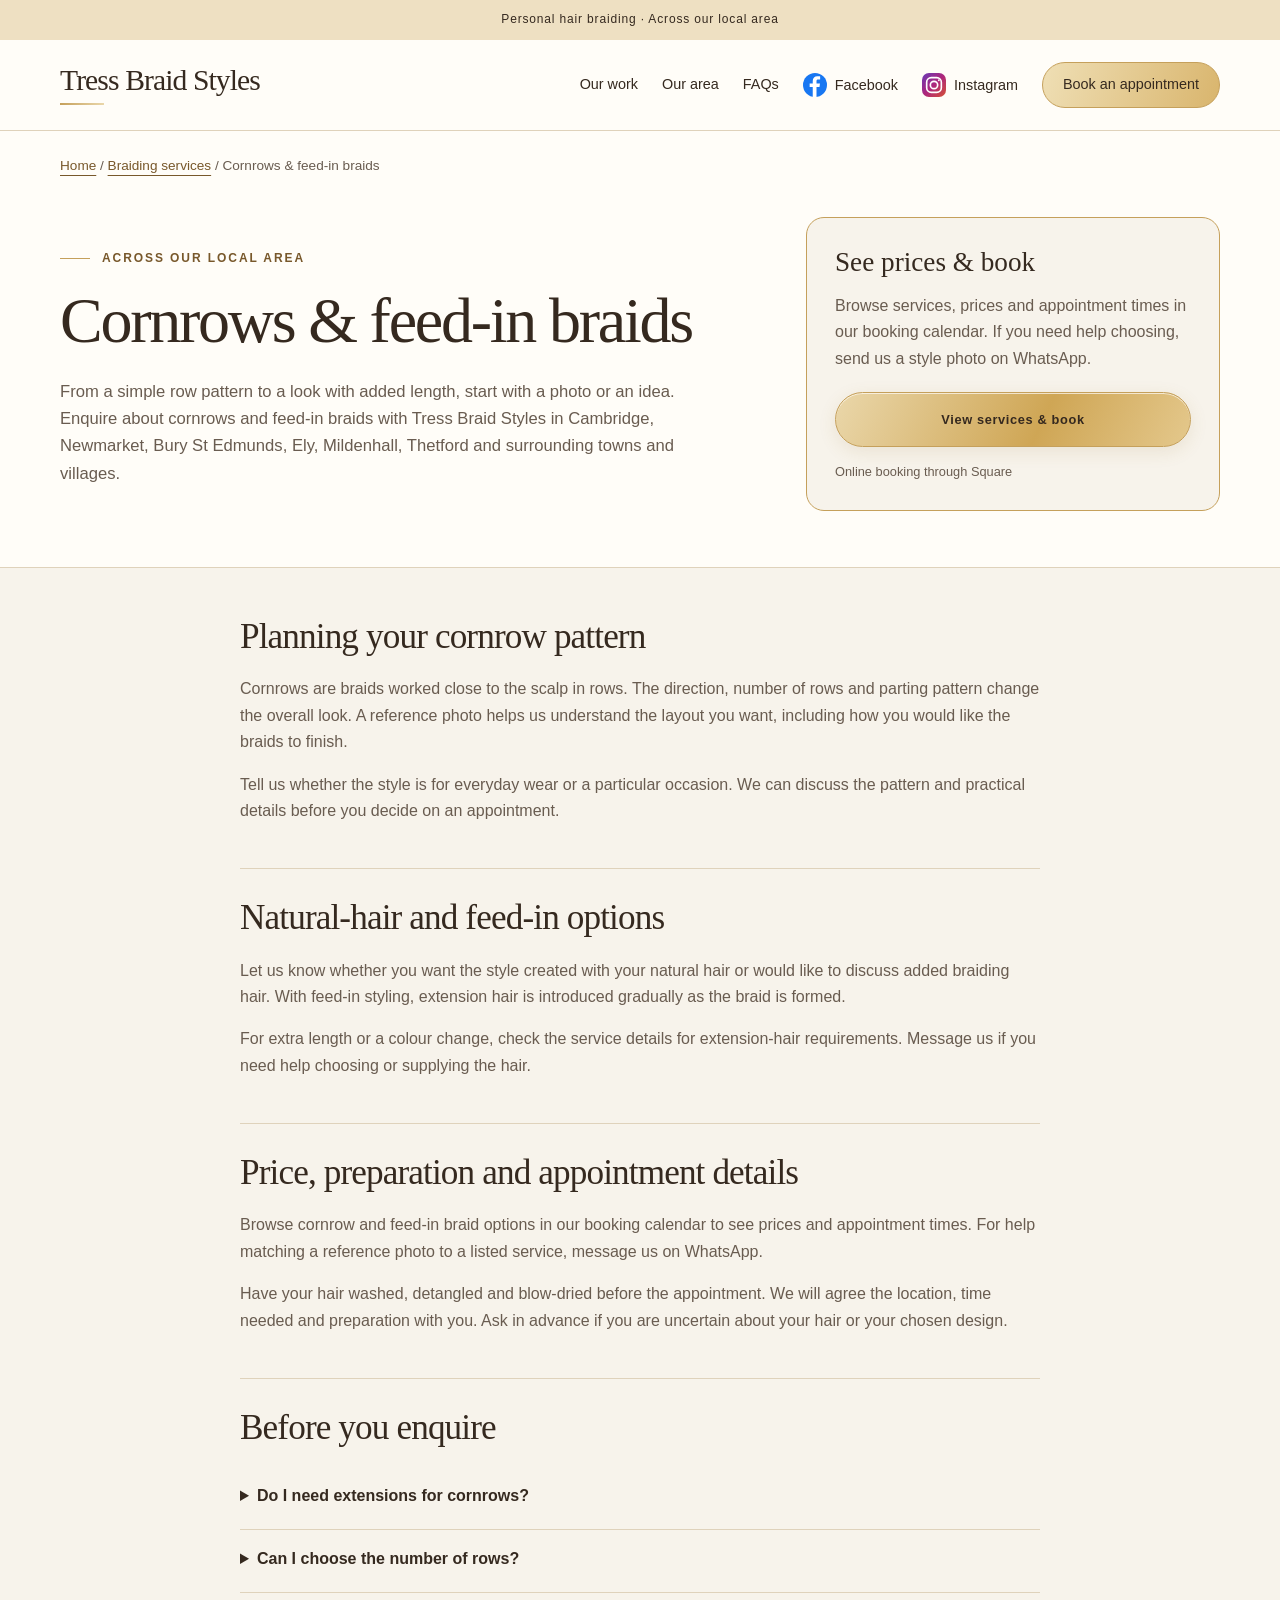
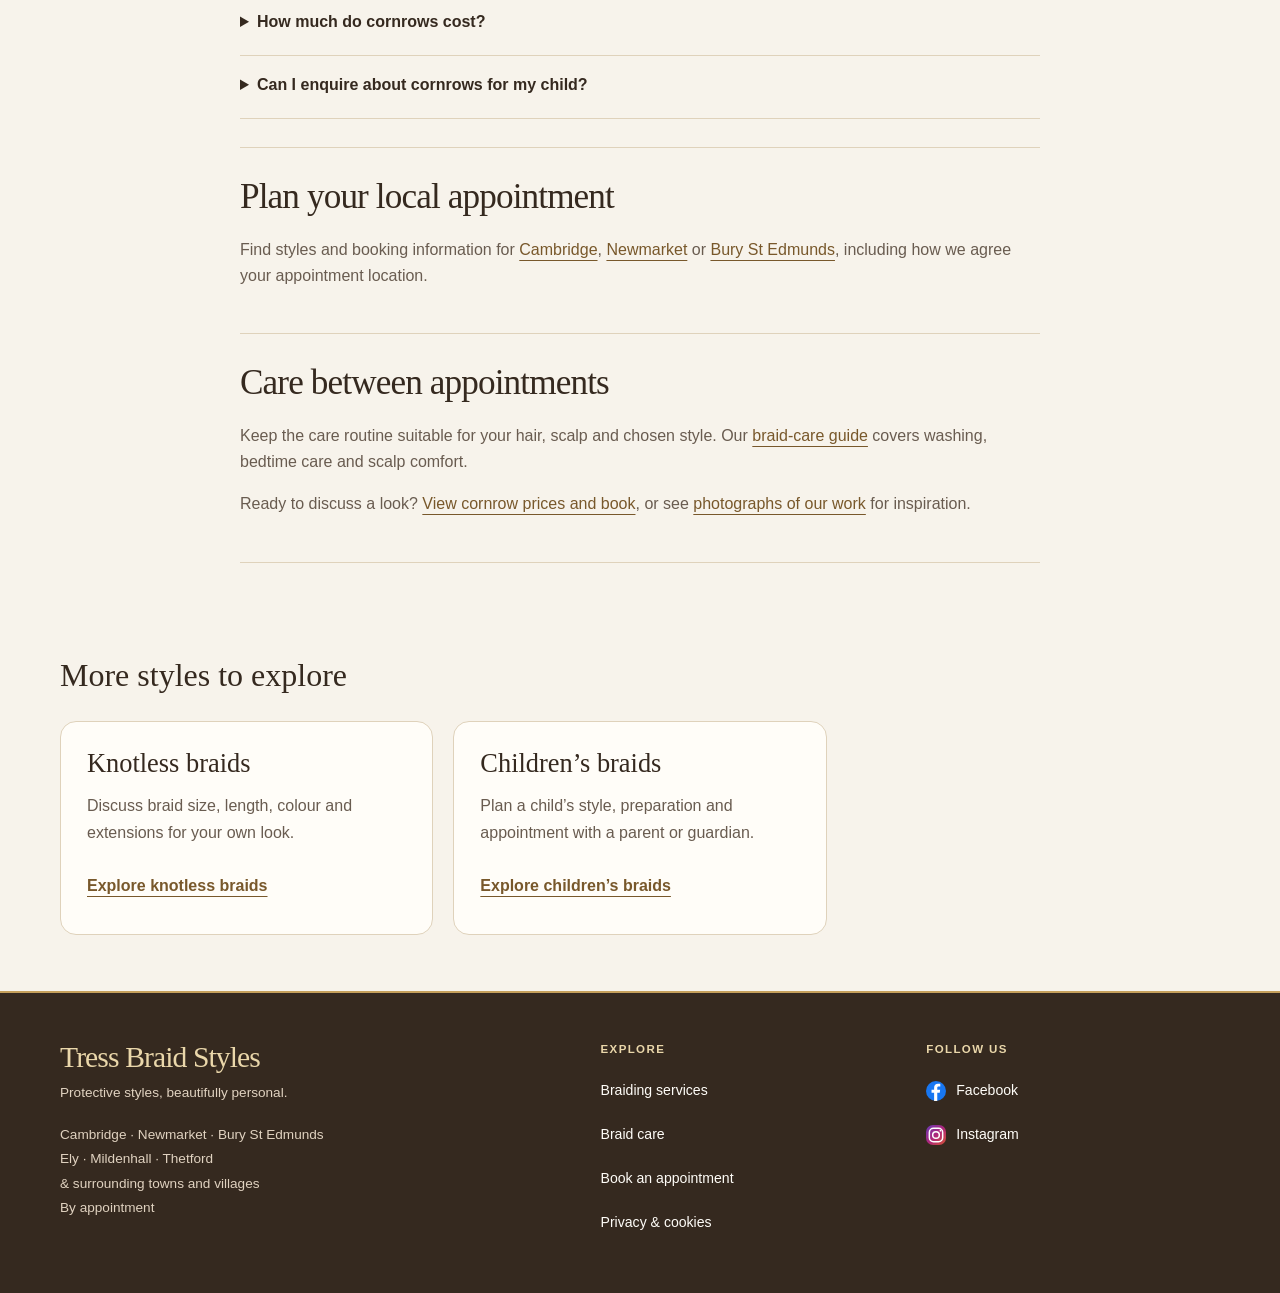
<file: cornrows-newmarket.html>
<!doctype html><html lang="en-GB"><head><meta charset="utf-8"><meta name="viewport" content="width=device-width,initial-scale=1"><title>Cornrows &amp; Feed-in Braids | Tress Braid Styles</title><meta name="description" content="Cornrows and feed-in braids in Cambridge, Newmarket, Bury St Edmunds, Ely, Mildenhall, Thetford and nearby villages. Browse styles and book an appointment."><meta name="robots" content="index,follow,max-image-preview:large"><meta name="theme-color" content="#35291f"><link rel="canonical" href="https://tressbraidstyles.co.uk/cornrows-newmarket"><link rel="icon" href="/favicon.svg" type="image/svg+xml"><meta property="og:type" content="website"><meta property="og:locale" content="en_GB"><meta property="og:site_name" content="Tress Braid Styles"><meta property="og:title" content="Cornrows &amp; Feed-in Braids | Tress Braid Styles"><meta property="og:description" content="Cornrows and feed-in braids in Cambridge, Newmarket, Bury St Edmunds, Ely, Mildenhall, Thetford and nearby villages. Browse styles and book an appointment."><meta property="og:url" content="https://tressbraidstyles.co.uk/cornrows-newmarket"><meta name="twitter:card" content="summary"><meta name="twitter:title" content="Cornrows &amp; Feed-in Braids | Tress Braid Styles"><meta name="twitter:description" content="Cornrows and feed-in braids in Cambridge, Newmarket, Bury St Edmunds, Ely, Mildenhall, Thetford and nearby villages. Browse styles and book an appointment."><style>:root {
  --page-width: 1160px;
  --page-gutter: 24px;
  --section-space: clamp(56px, 6vw, 88px);
  --cream: #f7f3eb;
  --paper: #fffdf8;
  --ink: #35291f;
  --brown: #654632;
  --gold: #c5a05b;
  --gold-light: #ead7aa;
  --gold-button: #cfa655;
  --gold-text: #78582b;
  --muted: #695c50;
  --line: #dfd2bb;
  --beige: #f0e8da;
}
* { box-sizing: border-box; }
[hidden] { display: none !important; }
html { scroll-behavior: smooth; }
body { margin: 0; background: var(--cream); color: var(--ink); font: 1rem/1.65 Arial, Helvetica, sans-serif; }
a { color: inherit; text-underline-offset: 5px; }
:focus-visible { outline: 3px solid var(--gold-text); outline-offset: 5px; }
.footer :focus-visible { outline-color: var(--paper); }
.wrap { width: min(var(--page-width), calc(100% - 2 * var(--page-gutter))); margin-inline: auto; }
.eyebrow { color: var(--gold-text); font-size: .75rem; font-weight: 700; letter-spacing: .16em; text-transform: uppercase; }
.eyebrow { display: inline-flex; align-items: center; gap: 12px; }
.eyebrow::before { content: ''; width: 30px; height: 1px; background: var(--gold); }
.skip { position: absolute; top: -100px; left: 16px; z-index: 5; padding: 12px 20px; background: var(--paper); }
.skip:focus { top: 12px; }
.notice { padding: 10px 18px; background: #eee0c2; color: var(--ink); text-align: center; font-size: .75rem; letter-spacing: .07em; }
header { background: var(--paper); border-bottom: 1px solid var(--line); }
.nav { display: flex; align-items: center; justify-content: space-between; gap: 24px; min-height: 90px; padding-block: 18px; flex-wrap: wrap; }
.brand, .footer-brand { font: 500 1.85rem Georgia, 'Times New Roman', serif; letter-spacing: -.03em; }
.brand { position: relative; text-decoration: none; padding-bottom: 8px; }
.brand::after { content: ''; position: absolute; left: 0; bottom: 0; width: 44px; height: 2px; background: linear-gradient(90deg, var(--gold), var(--gold-light)); }
.nav-links { display: flex; align-items: center; gap: 24px; flex-wrap: wrap; }
.nav-links a { display: inline-flex; align-items: center; min-height: 44px; padding-block: 8px; font-size: .9rem; text-decoration: none; }
.nav-links a:hover { text-decoration: underline; }
.nav-links > a:last-child { padding: 10px 20px; border: 1px solid var(--gold); border-radius: 999px; color: var(--ink); background: linear-gradient(110deg, #efdfb5, #d9b56d); }
.button { display: inline-block; padding: 16px 28px; border: 1px solid var(--gold); border-radius: 999px; background: linear-gradient(115deg, #ead7aa, var(--gold-button) 58%, #e4c88c); color: var(--ink); box-shadow: 0 5px 18px rgba(151,112,42,.12), inset 0 1px rgba(255,253,248,.7); font-size: .8rem; font-weight: 700; text-decoration: none; letter-spacing: .05em; transition: box-shadow .2s; }
.button:hover { box-shadow: 0 7px 22px rgba(151,112,42,.2), inset 0 1px rgba(255,253,248,.7); }
.hero { background: var(--paper); }
.hero-inner { display: grid; grid-template-columns: repeat(2,minmax(0,1fr)); align-items: center; gap: 64px; padding-block: 64px; }
.hero-copy { display: flex; flex-direction: column; justify-content: center; min-width: 0; padding: 0; }
h1, h2, h3 { font-family: Georgia, 'Times New Roman', serif; font-weight: 400; }
.hero h1 { max-width: 100%; margin: 22px 0 28px; font-size: clamp(3rem, 4.8vw, 4.65rem); line-height: 1.06; letter-spacing: -.045em; }
.hero h1 em { display: block; color: var(--gold-text); font-weight: 400; }
.hero-actions { display: flex; flex-wrap: wrap; align-items: center; gap: 14px 24px; }
.secondary-link { display: inline-flex; align-items: center; min-height: 44px; color: var(--gold-text); font-size: .95rem; }
.lead { max-width: 560px; margin: 0 0 30px; color: var(--muted); font-size: 1.04rem; }
.small-note { margin: 24px 0 0; color: var(--muted); font-size: .8rem; }
.hero-carousel { scroll-margin-top: 24px; width: 100%; max-width: 400px; min-width: 0; justify-self: center; align-self: center; padding-block: 28px; }
.carousel-help { display: flex; flex-wrap: wrap; justify-content: space-between; gap: 4px 12px; margin: 0 12px 12px 0; color: var(--gold-text); font-size: .85rem; }
.carousel-help span { font-size: .78rem; color: var(--muted); }
.carousel-track { position: relative; display: grid; grid-auto-flow: column; grid-auto-columns: calc(100% - 38px); gap: 14px; overflow-x: auto; overscroll-behavior-x: contain; scroll-snap-type: x mandatory; scrollbar-width: none; border-radius: 22px 22px 8px 8px; }
.carousel-track::-webkit-scrollbar { display: none; }
.carousel-slide { display: grid; grid-template-rows: minmax(0,1fr) auto; aspect-ratio: 9/16; min-width: 0; margin: 0; overflow: hidden; scroll-snap-align: start; scroll-snap-stop: always; border: 1px solid var(--gold); border-radius: 22px 22px 8px 8px; background: var(--beige); }
.carousel-slide img { display: block; width: 100%; height: 100%; min-height: 0; object-fit: contain; }
.carousel-slide figcaption { padding: 12px 14px; background: var(--paper); color: var(--ink); font-size: .8rem; line-height: 1.45; }
.carousel-navigation { display: flex; align-items: center; justify-content: center; gap: 8px; margin-top: 12px; }
.carousel-arrow { display: inline-flex; align-items: center; justify-content: center; flex-shrink: 0; width: 44px; height: 44px; border: 1px solid var(--gold); border-radius: 50%; background: var(--gold-light); color: var(--ink); font: 1.3rem Arial, sans-serif; cursor: pointer; }
.carousel-arrow:disabled { opacity: .4; cursor: default; }
.carousel-dots { display: flex; flex: 1 1 auto; min-width: 0; max-width: 260px; flex-wrap: wrap; align-items: center; justify-content: center; }
.carousel-dots a { display: grid; place-items: center; width: 26px; height: 44px; text-decoration: none; }
.carousel-dots a::after { content: ''; width: 7px; height: 7px; border: 1px solid var(--gold-text); border-radius: 50%; background: transparent; }
.carousel-dots a[aria-current="true"]::after { background: var(--gold-text); }
.carousel-position { margin: 0; text-align: center; font-size: .8rem; color: var(--muted); }
.section { padding-block: var(--section-space); scroll-margin-top: 24px; }
.section-head { max-width: 680px; margin: 0 auto 42px; text-align: center; }
.section h2 { margin: 16px 0 22px; font-size: clamp(2.4rem, 4vw, 4rem); line-height: 1.12; letter-spacing: -.035em; }
.section-head p, .experience-copy > p { color: var(--muted); }
.services { display: grid; grid-template-columns: repeat(6, 1fr); gap: 20px; }
.card { position: relative; grid-column: span 2; padding: 32px; background: var(--paper); border: 1px solid var(--line); border-radius: 14px; box-shadow: 0 5px 20px rgba(53,41,31,.025); }
.card::before { content: ''; position: absolute; top: -1px; left: 28px; right: 28px; height: 3px; background: linear-gradient(90deg, var(--gold-light), var(--gold), var(--gold-light)); border-radius: 3px; }
.card:nth-child(n+4) { grid-column: span 3; }
.card h3 { margin: 0 0 14px; font-size: 1.85rem; line-height: 1.15; letter-spacing: -.02em; }
.card p { margin: 0 0 16px; color: var(--muted); font-size: .94rem; }
.card a { display: inline-block; min-height: 44px; padding-block: 10px; color: var(--gold-text); text-decoration-color: var(--gold); font-size: .85rem; font-weight: 700; }
.experience { background: var(--paper); border-block: 1px solid var(--line); }
.experience-grid { display: grid; grid-template-columns: repeat(2,minmax(0,1fr)); align-items: start; gap: 64px; }
.steps { border-top: 1px solid var(--line); }
.step { padding-block: 24px; border-bottom: 1px solid var(--line); }
.step strong { font: 400 1.35rem Georgia, serif; }
.step p { margin: 7px 0 0; color: var(--muted); font-size: 1rem; }
.area { background: var(--cream); border-bottom: 1px solid var(--line); }
.area-grid { display: grid; grid-template-columns: repeat(2,minmax(0,1fr)); gap: 64px; }
.area p { color: var(--muted); }
.area-details { align-self: center; border-left: 2px solid var(--gold); padding-left: 28px; }
.area-details strong { color: var(--ink); font-weight: 500; }
.area-note { font-size: .9rem; }
.faq { max-width: 760px; margin-inline: auto; }
.faq details, .area details { border-bottom: 1px solid var(--line); padding-block: 12px; }
.faq summary, .area summary { min-height: 44px; padding-block: 9px; font-size: 1.03rem; cursor: pointer; }
.faq p { color: var(--muted); }
.faq summary::marker, .area summary::marker { color: var(--gold-text); }
.cta { position: relative; background: linear-gradient(120deg, var(--paper), #efe3c9); color: var(--ink); border-block: 1px solid var(--gold); }
.cta-inner { padding-block: var(--section-space); }
.enquiry-layout { display: grid; grid-template-columns: minmax(0,.8fr) minmax(0,1.2fr); align-items: start; gap: 48px; }
.enquiry-layout > * { min-width: 0; }
.cta .eyebrow { color: var(--gold-text); }
.cta h2 { margin: 18px 0 24px; font-size: clamp(2.6rem, 4.5vw, 4.3rem); line-height: 1.08; letter-spacing: -.035em; }
.cta p { color: var(--muted); }
.enquiry-card { padding: 32px; border: 1px solid var(--gold); border-radius: 18px; background: var(--paper); color: var(--ink); box-shadow: 0 14px 40px rgba(95,70,29,.06); }
.enquiry-card label { display: block; margin-bottom: 8px; font-weight: 700; }
.enquiry-card h3 { margin: 0; font: 400 1.8rem Georgia, serif; }
.form-fields { display: grid; grid-template-columns: minmax(0,1fr); gap: 22px; margin-top: 28px; }
.field { min-width: 0; }
.field p { margin: 6px 0 0; }
.enquiry-card input:not([type="file"]), .enquiry-card select { width: 100%; min-width: 0; min-height: 48px; padding: 12px; border: 1px solid #96836c; border-radius: 8px; background: var(--cream); color: var(--ink); font: inherit; }
.enquiry-card input[type="date"] { display: block; max-width: 100%; appearance: none; -webkit-appearance: none; text-align: left; }
.enquiry-card input[type="date"]::-webkit-date-and-time-value { min-height: 1.5em; text-align: left; }
.enquiry-card input[type="date"]::-webkit-datetime-edit { padding: 0; min-width: 0; }
.extra-details { margin-top: 24px; }
.extra-details textarea { margin-top: 10px; }
.cta .enquiry-card p { color: var(--muted); font-size: .9rem; }
.enquiry-card textarea { width: 100%; padding: 16px; border: 1px solid #96836c; border-radius: 10px; background: var(--cream); color: var(--ink); font: inherit; resize: vertical; }
.enquiry-card .button { width: 100%; margin-top: 16px; font: inherit; font-weight: 700; letter-spacing: 0; text-align: center; cursor: pointer; }
.enquiry-card .status { min-height: 1.6em; margin-block: 14px 0; }
.enquiry-card .status:empty { min-height: 0; margin: 0; }
.enquiry-card .contact-link { background: transparent; box-shadow: none; border-color: transparent; color: var(--gold-text); text-decoration: underline; text-underline-offset: 4px; }
.enquiry-card :focus-visible { outline-color: var(--gold-text); }
.photo-attachment { margin-top: 24px; padding-top: 24px; border-top: 1px solid var(--line); }
.photo-attachment label span { font-weight: 400; }
.photo-attachment input[type="file"] { display: block; max-width: 100%; width: 100%; min-height: 44px; color: var(--muted); font: inherit; font-size: .9rem; }
.photo-attachment input::file-selector-button { margin-right: 12px; padding: 12px 18px; border: 1px solid var(--gold); border-radius: 8px; background: var(--cream); color: var(--ink); font: inherit; cursor: pointer; }
.photo-selection { display: flex; gap: 16px; align-items: center; margin-top: 16px; min-width: 0; }
.photo-selection > div { min-width: 0; }
.photo-selection p { overflow-wrap: anywhere; }
#inspiration-preview { width: 88px; height: 110px; object-fit: contain; border: 1px solid var(--line); border-radius: 8px; background: var(--cream); }
.text-button { padding: 10px 0; min-height: 44px; border: 0; background: transparent; color: var(--gold-text); font: inherit; text-decoration: underline; text-underline-offset: 4px; cursor: pointer; }
.photo-send-note { margin-bottom: 0; }
.footer { padding-block: 48px; background: var(--ink); color: var(--paper); border-top: 2px solid var(--gold); }
.footer-brand { color: var(--gold-light); }
.footer-grid { display: flex; align-items: end; justify-content: space-between; gap: 32px; }
.footer p { margin: 8px 0 0; color: #e0d2c0; font-size: .85rem; }
.footer a { display: inline-block; min-height: 44px; padding-block: 10px; font-size: .9rem; }
.social-link { margin-left: 20px; }
@media (max-width: 800px) {
  :root { --page-gutter: 18px; }
  .nav { gap: 8px; min-height: 72px; }
  .brand { font-size: 1.65rem; }
  .nav-links { width: 100%; column-gap: 22px; row-gap: 0; }
  .nav-links a { font-size: .85rem; }
  .hero-carousel { width: calc(100% - 36px); max-width: 400px; padding: 0 0 28px; }
  .section { padding-block: var(--section-space); }
  .section-head { margin-bottom: 30px; }
  .services { grid-template-columns: 1fr; gap: 16px; }
  .card, .card:nth-child(n+4) { grid-column: auto; padding: 26px; }
  .experience-grid, .area-grid, .enquiry-layout { grid-template-columns: 1fr; gap: 32px; }
  .cta-inner { padding-block: var(--section-space); }
  .enquiry-card { padding: 22px; }
  .form-fields { grid-template-columns: minmax(0,1fr); }
  .footer-grid { display: block; }
  .footer-grid > div + div { margin-top: 24px; }
  .social-link { margin-left: 16px; }
}
@media (max-width: 360px) {
  .nav-links { column-gap: 16px; }
  .social-link { display: block !important; margin-left: 0; }
}
@media (prefers-reduced-motion: reduce) {
  html { scroll-behavior: auto; }
  *, *::before, *::after { transition: none !important; animation: none !important; }
}

/* A calm hero, with the full portfolio below. */
.hero-feature { padding: 0; align-self: center; max-width: none; width: 100%; justify-self: stretch; }
.hero-feature img {display:block;width:100%;height:auto;border-radius:24px;}
.work-gallery { padding-block: var(--section-space); }
.work-gallery .hero-carousel { width: 100%; max-width: none; padding: 0; margin: 0; }
.work-gallery .carousel-track {grid-auto-columns:min(78vw,340px);align-items:start;}
.work-gallery .carousel-slide {aspect-ratio:auto;grid-template-rows:auto auto;}
.work-gallery .carousel-slide img {height:auto;object-fit:contain;}

.form-trap { position: absolute; left: -10000px; width: 1px; height: 1px; overflow: hidden; }
.enquiry-card .button:disabled { opacity: .65; cursor: wait; }

.facebook-mark { display: inline-flex; flex: 0 0 auto; align-items: center; justify-content: center; width: 24px; height: 24px; color: #fff; line-height: 0; }
.facebook-mark svg { display: block; width: 24px; height: 24px; }
.nav-links .facebook-nav, .facebook-inline { gap: 8px; }
.facebook-inline { text-decoration-color: #1877f2; }
.facebook-section { padding-block: 0; scroll-margin-top: 24px; }
.facebook-card { display: grid; grid-template-columns: minmax(0,1.25fr) minmax(0,1fr); align-items: center; gap: 48px; padding: 48px; border: 1px solid var(--gold); border-radius: 24px; background: linear-gradient(115deg, var(--paper), #ede3cf); }
.facebook-kicker { display: flex; align-items: center; gap: 10px; color: var(--gold-text); font-size: .75rem; font-weight: 700; letter-spacing: .13em; }
.facebook-card h2 { margin: 20px 0; font-size: clamp(2.2rem, 3.8vw, 3.5rem); line-height: 1.12; letter-spacing: -.035em; }
.facebook-copy > p { max-width: 520px; margin-bottom: 0; color: var(--muted); }
.facebook-action { min-width: 0; text-align: center; padding: 28px; border-radius: 18px; background: rgba(255,253,248,.85); border: 1px solid var(--line); }
.facebook-page-name { margin: 0; font: 400 1.7rem/1.3 Georgia, serif; }
.facebook-handle { margin: 8px 0 24px; color: var(--muted); font-size: .95rem; overflow-wrap: anywhere; }
.facebook-button { background: #1769d2; color: #fff; border-color: #1769d2; box-shadow: none; letter-spacing: 0; }
.facebook-button:hover { background: #1256af; box-shadow: 0 6px 16px rgba(23,105,210,.18); }
.facebook-note { margin: 18px 0 0; color: var(--muted); font-size: .78rem; }
@media(max-width:800px) { .facebook-card { grid-template-columns: minmax(0,1fr); padding: 28px 22px; gap: 28px; } .facebook-section { padding-block: 0; } .facebook-action { padding: 24px 16px; } }

.instagram-mark { display: inline-flex; align-items: center; justify-content: center; width: 24px; height: 24px; flex: 0 0 auto; border-radius: 7px; background: linear-gradient(135deg,#673ab7,#ad267c,#d55235); color: #fff; }
.instagram-mark svg { display: block; width: 22px; height: 22px; stroke: currentColor; stroke-width: 1.8; }
.nav-links .instagram-nav, .instagram-inline { gap: 8px; }
.instagram-inline { text-decoration-color: #a12b87; }
.hero-socials { display: flex; flex-wrap: wrap; gap: 8px 24px; width: 100%; }
.facebook-card { grid-template-columns: minmax(0,.9fr) minmax(0,1.4fr); gap: 32px; padding: 40px; }
.social-platforms { display: grid; grid-template-columns: repeat(2,minmax(0,1fr)); gap: 16px; min-width: 0; }
.social-platforms .facebook-action { padding: 24px 16px; }
.platform-label { display: flex; align-items: center; justify-content: center; gap: 8px; margin-bottom: 20px; font-weight: 700; }
.social-platforms .facebook-page-name { font-size: 1.45rem; }
.social-platforms .button { padding: 14px 18px; }
.instagram-button { background: linear-gradient(115deg,#7536a8,#ad267c); border-color: #873096; color: #fff; box-shadow: none; letter-spacing: 0; }
.instagram-button:hover { box-shadow: 0 6px 16px rgba(117,54,168,.2); }
.footer-grid > div:last-child { max-width: 650px; }
@media(max-width:1000px) { .facebook-card { grid-template-columns: minmax(0,1fr); } }
@media(max-width:600px) { .social-platforms { grid-template-columns: minmax(0,1fr); } .facebook-card { padding: 28px 22px; gap: 28px; } .social-platforms .facebook-action { padding: 24px 16px; } }
.social-label-text { display: block; line-height: 24px; }
.facebook-nav, .instagram-nav, .platform-label { white-space: nowrap; }
.nav-socials { display: flex; align-items: center; gap: 24px; }
@media(max-width:800px) { .nav-socials { order: 2; width: 100%; gap: 22px; } .nav-links > a[href="#booking"] { order: 1; } }

.enquiry-layout { width: min(900px,calc(100% - 2 * var(--page-gutter))); grid-template-columns: minmax(0,1fr); gap: 32px; }
.enquiry-intro { width: min(100%,760px); margin-inline: auto; text-align: center; }
.enquiry-intro .eyebrow { justify-content: center; }
.cta .enquiry-intro h2 { margin: 16px 0; font-size: clamp(2.4rem,4vw,3.5rem); }
.enquiry-intro p { max-width: 570px; margin: 0 auto; }
.form-fields { grid-template-columns: repeat(2,minmax(0,1fr)); gap: 20px 24px; margin-top: 24px; }
.enquiry-card { padding: 32px 36px; }
.enquiry-card h3 { font-size: 1.6rem; }
.enquiry-card h3 + p { margin: 6px 0 0; }
.enquiry-card label { margin-bottom: 6px; font-size: .92rem; }
.enquiry-card .field p { font-size: .8rem; }
.enquiry-options { margin-top: 24px; border-block: 1px solid var(--line); }
.enquiry-options summary { min-height: 48px; padding-block: 14px; cursor: pointer; font-weight: 700; font-size: .95rem; }
.enquiry-options summary::marker { color: var(--gold-text); }
.enquiry-options summary span { color: var(--muted); font-weight: 400; }
.enquiry-options .photo-attachment { margin-top: 0; padding-top: 12px; border-top: 0; }
.enquiry-options .extra-details { margin: 20px 0 24px; }
.enquiry-card #request-enquiry { display: block; max-width: 340px; margin: 24px auto 0; }
.enquiry-card .contact-link { display: block; width: fit-content; max-width: 100%; margin: 8px auto 0; padding: 10px 12px; font-size: .9rem; }
.cta .enquiry-card .enquiry-footnote { margin: 12px 0 0; text-align: center; font-size: .78rem; }
@media(max-width:600px) { .enquiry-layout { gap: 24px; } .enquiry-card { padding: 24px 20px; } .form-fields { grid-template-columns: minmax(0,1fr); gap: 18px; } .enquiry-card #request-enquiry { max-width: none; } }

.enquiry-socials { margin-top: 16px; text-align: center; }
.cta .enquiry-card .enquiry-socials p { margin: 0; font-size: .85rem; }
.enquiry-social-links { display: flex; flex-wrap: wrap; justify-content: center; gap: 8px 24px; }
.enquiry-card .enquiry-social-links .contact-link { display: inline-flex; align-items: center; gap: 5px; min-height: 44px; margin: 0; padding: 8px 0; font-weight: 700; }
.enquiry-privacy { margin-top: 20px; border-top: 1px solid var(--line); scroll-margin-top: 24px; }
.enquiry-privacy summary { min-height: 44px; padding: 12px 0 0; color: var(--muted); font-size: .82rem; cursor: pointer; }
.enquiry-privacy summary::marker { color: var(--gold-text); }
.cta .enquiry-card .enquiry-privacy p { margin: 12px 0 0; font-size: .82rem; line-height: 1.65; }
.hero-image-note { margin: 10px 0 0; color: var(--muted); font-size: .72rem; text-align: center; }
@media(min-width:1000px) { .work-gallery .carousel-track { grid-auto-columns: calc((100% - 42px)/4); } }

.carousel-help { margin-right: 0; }
#about .section-head { margin-bottom: 0; }
.footer-grid > div:last-child { display: flex; flex-wrap: wrap; align-items: center; gap: 0 20px; }
.footer-grid > div:last-child > p { flex-basis: 100%; }
.footer .social-link { margin-left: 0; }
@media(min-width:801px) and (max-width:1100px) { .hero-inner { gap: 36px; } .experience-grid, .area-grid { gap: 40px; } .nav-links, .nav-socials { gap: 18px; } }
@media(max-width:900px) { .hero-inner { grid-template-columns: minmax(0,1fr); gap: 36px; padding-block: 48px; } .hero-feature { justify-self: center; max-width: 440px; } .hero h1 { font-size: clamp(2.75rem,7.5vw,4.5rem); } }
@media(max-width:600px) { .hero-inner { padding-block: 36px; gap: 28px; } .hero-feature { max-width: 400px; } .hero h1 { margin-block: 18px 22px; } .hero .lead { margin-bottom: 24px; } }

.nav-links > a[aria-current="page"] { color:var(--gold-text); text-decoration:underline; }
.wig-intro {background:var(--beige);border-block:1px solid var(--line);}
.wig-intro-inner {display:grid;grid-template-columns:minmax(0,1.3fr) minmax(0,.7fr);gap:56px;align-items:center;padding-block:48px;}
.wig-intro h2 {font-size:clamp(2rem,3.5vw,3.2rem);line-height:1.12;margin:14px 0 18px;letter-spacing:-.03em;}
.wig-intro p {max-width:600px;color:var(--muted);margin:0 0 24px;}
.wig-intro-photos {display:grid;grid-template-columns:1fr 1fr;gap:12px;}
.wig-intro-photos img {width:100%;height:auto;aspect-ratio:4/5;object-fit:cover;border-radius:70px 70px 14px 14px;display:block;}
.wig-intro-photos img:last-child {margin-top:28px;}
@media(min-width:801px) and (max-width:1200px){.nav {gap:14px}.nav-links,.nav-socials {gap:14px}.nav-links a {font-size:.83rem}.brand{font-size:1.7rem}}
@media(max-width:600px){.wig-intro-inner{grid-template-columns:1fr;gap:28px;padding-block:36px}.wig-intro-photos{max-width:360px;margin-inline:auto;width:100%}.wig-intro-photos img{aspect-ratio:1/1}.nav-links{column-gap:18px}}

.wig-choice{padding:14px 18px;border:1px solid var(--gold);border-radius:12px;background:var(--beige);font-weight:700;}

/* Shared navigation and footer layout. */
.footer-grid { display:grid; grid-template-columns:minmax(0,1fr) minmax(0,1.3fr); align-items:start; gap:64px; }
.footer .footer-grid > .footer-sections { display:grid; grid-template-columns:repeat(2,minmax(0,1fr)); align-items:start; gap:32px; max-width:none; }
.footer-group { min-width:0; }
.footer-group h2 { margin:0 0 10px; color:var(--gold-light); font:700 .72rem/1.5 Arial,sans-serif; letter-spacing:.12em; text-transform:uppercase; }
.footer-group-links { display:flex; flex-direction:column; align-items:flex-start; }
.footer-group-links a { display:inline-flex; align-items:center; gap:10px; min-height:44px; margin:0; padding:8px 0; font-size:.88rem; text-decoration:none; }
.footer-group-links a:hover { text-decoration:underline; }
.footer-group-links .facebook-mark,.footer-group-links .instagram-mark { width:20px; height:20px; flex-shrink:0; }
.footer .footer-location { margin-top:18px; line-height:1.8; }
@media(max-width:1000px) {
 .nav { display:grid; grid-template-columns:minmax(0,1fr) auto; gap:14px; min-height:78px; padding-block:16px; align-items:center; }
 .nav .brand { font-size:clamp(1.18rem,5.3vw,1.65rem); width:fit-content; min-width:0; white-space:nowrap; }
 .nav .nav-links { grid-column:1/-1; display:grid; grid-template-columns:repeat(2,minmax(0,1fr)); gap:4px 16px; width:100%; padding-top:12px; border-top:1px solid var(--line); }
 .nav .nav-links > a { justify-content:flex-start; min-height:46px; padding:10px 0; font-size:.92rem; }
 .nav .nav-links > a:last-child { grid-column:1/-1; order:1; justify-content:center; margin-block:8px; padding:12px 20px; }
 .nav .nav-socials { grid-column:1/-1; order:2; display:grid; grid-template-columns:repeat(2,minmax(0,1fr)); gap:16px; width:100%; border-top:1px solid var(--line); padding-top:8px; }
 .nav .nav-socials a { min-height:44px; padding-block:8px; font-size:.85rem; }
 .footer { padding-block:36px; }
 .footer-grid { grid-template-columns:minmax(0,1fr); gap:28px; }
 .footer-grid > div + div { margin-top:0; }
 .footer .footer-grid > .footer-sections { grid-template-columns:repeat(2,minmax(0,1fr)); gap:24px; padding-top:24px; border-top:1px solid rgba(234,215,170,.25); }
 .footer-brand { font-size:1.7rem; }
 .footer p { font-size:.82rem; }
 .footer .footer-location { margin-top:12px; }
 .footer-group-links a { font-size:.84rem; }
}


@media(max-width:1000px) {
 .nav { grid-template-columns:minmax(0,1fr); gap:12px; padding-block:18px; }
 .nav .brand { justify-self:center; font-size:1.65rem; }
 .nav .brand::after { left:50%; transform:translateX(-50%); }
 .nav .nav-links { display:grid; grid-template-columns:repeat(3,minmax(0,1fr)); gap:4px 10px; padding-top:10px; }
 .nav .nav-links > a { justify-content:center; text-align:center; min-height:44px; padding:10px 4px; font-size:.83rem; }
 .nav .nav-links > a:last-child { grid-column:auto; order:0; margin:0; padding:10px 8px; }
 .nav .nav-socials { grid-column:1/-1; grid-template-columns:repeat(2,minmax(0,1fr)); justify-items:center; gap:10px; padding-top:8px; margin-top:8px; }
 .nav .nav-socials a { font-size:.82rem; }
}


.products-intro { background:var(--paper); border-bottom:1px solid var(--line); }
.products-intro-inner { display:grid; grid-template-columns:minmax(0,.85fr) minmax(0,1.4fr); gap:48px; align-items:center; padding-block:48px; }
.products-intro-copy h2 { margin:14px 0 18px; font-size:clamp(2rem,3.3vw,3rem); line-height:1.12; letter-spacing:-.03em; }
.products-intro-copy > p { max-width:400px; margin:0 0 24px; color:var(--muted); }
.products-intro-copy .products-intro-note { margin:14px 0 0; font-size:.75rem; }
.mini-products { display:grid; grid-template-columns:repeat(3,minmax(0,1fr)); gap:16px; min-width:0; }
.mini-product { display:flex; flex-direction:column; min-width:0; overflow:hidden; border:1px solid var(--line); border-radius:14px; background:var(--paper); text-decoration:none; }
.mini-product:hover { border-color:var(--gold); }
.mini-product-image { aspect-ratio:1; padding:16px; background:#fff; border-bottom:1px solid var(--line); }
.mini-product-image img { display:block; width:100%; height:100%; object-fit:contain; }
.mini-product-copy { display:flex; flex-direction:column; flex:1; padding:16px; }
.mini-product-brand { font-size:.62rem; font-weight:700; letter-spacing:.08em; text-transform:uppercase; color:var(--gold-text); }
.mini-product h3 { flex:1; margin:7px 0 12px; font-size:1.22rem; line-height:1.2; }
.mini-product-price { font:1.35rem Georgia,serif; }
@media(max-width:900px) { .products-intro-inner { grid-template-columns:minmax(0,1fr); gap:28px; } .products-intro-copy > p{max-width:560px}.mini-products{width:100%;max-width:650px} }
@media(max-width:600px) { .products-intro-inner { padding-block:36px; gap:24px; }.mini-products{gap:10px}.mini-product-image{padding:10px}.mini-product-copy{padding:12px 9px}.mini-product h3{font-size:.94rem;margin:7px 0 10px}.mini-product-price{font-size:1.18rem}.mini-product-brand{font-size:.57rem;letter-spacing:.04em} }


.service-breadcrumb { padding-top:24px; color:var(--muted); font-size:.85rem; }
.service-breadcrumb a { color:var(--gold-text); }
.service-hero { background:var(--paper); border-bottom:1px solid var(--line); }
.service-hero-grid { display:grid; grid-template-columns:minmax(0,1.25fr) minmax(280px,.75fr); gap:56px; align-items:center; padding-block:40px 56px; }
.service-hero h1 { margin:18px 0 22px; font-size:clamp(2.6rem,5vw,4.3rem); line-height:1.08; letter-spacing:-.035em; }
.service-hero h1 em { color:var(--gold-text); font-weight:400; }
.service-hero .lead { margin:0; max-width:650px; }
.service-quote { border:1px solid var(--gold); border-radius:18px; padding:28px; background:var(--cream); }
.service-quote h2 { margin:0 0 14px; font:400 1.7rem Georgia,serif; line-height:1.2; }
.service-quote p { color:var(--muted); margin:0 0 20px; }
.service-quote .button { width:100%; text-align:center; }
.service-quote .service-note { font-size:.8rem; margin:14px 0 0; }
.service-content { max-width:800px; padding-block:48px 20px; }
.service-content section { padding-bottom:28px; margin-bottom:28px; border-bottom:1px solid var(--line); }
.service-content h2 { font:400 clamp(1.7rem,3vw,2.2rem)/1.2 Georgia,serif; margin:0 0 18px; letter-spacing:-.025em; }
.service-content p { color:var(--muted); margin:0 0 16px; }
.service-content a { color:var(--gold-text); }
.service-faq details { padding-block:16px; border-bottom:1px solid var(--line); }
.service-faq summary { cursor:pointer; font-weight:700; min-height:30px; }
.service-faq details p { margin:14px 0 0; }
.service-related { padding-block:20px 56px; }
.service-related h2 { font:400 2rem Georgia,serif; }
.braid-service-grid { display:grid; grid-template-columns:repeat(3,minmax(0,1fr)); gap:20px; }
.braid-service-card { display:flex; flex-direction:column; padding:26px; border:1px solid var(--line); border-radius:16px; background:var(--paper); }
.braid-service-card h3 { font:400 1.65rem/1.2 Georgia,serif; margin:0 0 14px; }
.braid-service-card p { flex:1; color:var(--muted); margin:0 0 18px; }
.braid-service-card a { color:var(--gold-text); font-weight:700; min-height:44px; display:inline-flex; align-items:center; }
.braid-services { padding-block:12px 52px; }
.braid-services h2 { margin:14px 0 28px; font:400 clamp(2rem,4vw,2.8rem)/1.15 Georgia,serif; }
@media(max-width:800px) { .service-hero-grid { grid-template-columns:1fr; gap:28px; padding-block:32px 40px; } .service-quote { max-width:600px; } .braid-service-grid { grid-template-columns:1fr; gap:14px; } .braid-service-card { padding:22px; } .service-content { padding-top:36px; } }
</style><script type="application/ld+json">
{
  "@context": "https://schema.org",
  "@graph": [
    {
      "@type": "Organization",
      "@id": "https://tressbraidstyles.co.uk/#business",
      "name": "Tress Braid Styles",
      "url": "https://tressbraidstyles.co.uk/",
      "areaServed": [
        {
          "@type": "Place",
          "name": "Cambridge"
        },
        {
          "@type": "Place",
          "name": "Newmarket"
        },
        {
          "@type": "Place",
          "name": "Bury St Edmunds"
        },
        {
          "@type": "Place",
          "name": "Ely"
        },
        {
          "@type": "Place",
          "name": "Mildenhall"
        },
        {
          "@type": "Place",
          "name": "Thetford"
        },
        {
          "@type": "Place",
          "name": "Surrounding towns and villages"
        }
      ],
      "sameAs": [
        "https://www.facebook.com/tressbraidstyles",
        "https://www.instagram.com/tress_braidstyles/"
      ],
      "description": "Personal hair braiding across Cambridge, Newmarket, Bury St Edmunds, Ely, Mildenhall, Thetford and surrounding towns and villages, with wigs for sale and haircare products."
    },
    {
      "@type": "WebPage",
      "@id": "https://tressbraidstyles.co.uk/cornrows-newmarket#webpage",
      "url": "https://tressbraidstyles.co.uk/cornrows-newmarket",
      "name": "Cornrows & Feed-in Braids | Tress Braid Styles",
      "description": "Cornrows and feed-in braids in Cambridge, Newmarket, Bury St Edmunds, Ely, Mildenhall, Thetford and nearby villages. Browse styles and book an appointment.",
      "inLanguage": "en-GB",
      "dateModified": "2026-10-31",
      "mainEntity": {
        "@id": "https://tressbraidstyles.co.uk/cornrows-newmarket#service"
      },
      "breadcrumb": {
        "@id": "https://tressbraidstyles.co.uk/cornrows-newmarket#breadcrumb"
      }
    },
    {
      "@type": "Service",
      "@id": "https://tressbraidstyles.co.uk/cornrows-newmarket#service",
      "name": "Cornrows & feed-in braids",
      "serviceType": "Cornrows & feed-in braids",
      "description": "Cornrows and feed-in braids in Cambridge, Newmarket, Bury St Edmunds, Ely, Mildenhall, Thetford and nearby villages. Browse styles and book an appointment.",
      "url": "https://tressbraidstyles.co.uk/cornrows-newmarket",
      "provider": {
        "@id": "https://tressbraidstyles.co.uk/#business"
      },
      "areaServed": [
        {
          "@type": "Place",
          "name": "Cambridge"
        },
        {
          "@type": "Place",
          "name": "Newmarket"
        },
        {
          "@type": "Place",
          "name": "Bury St Edmunds"
        },
        {
          "@type": "Place",
          "name": "Ely"
        },
        {
          "@type": "Place",
          "name": "Mildenhall"
        },
        {
          "@type": "Place",
          "name": "Thetford"
        },
        {
          "@type": "Place",
          "name": "Surrounding towns and villages"
        }
      ]
    },
    {
      "@type": "BreadcrumbList",
      "@id": "https://tressbraidstyles.co.uk/cornrows-newmarket#breadcrumb",
      "itemListElement": [
        {
          "@type": "ListItem",
          "position": 1,
          "name": "Home",
          "item": "https://tressbraidstyles.co.uk/"
        },
        {
          "@type": "ListItem",
          "position": 2,
          "name": "Cornrows & feed-in braids",
          "item": "https://tressbraidstyles.co.uk/cornrows-newmarket"
        }
      ]
    }
  ]
}
</script><link rel="stylesheet" href="/site-consent.css"><script src="/site-config.js?v=1516526650496709" defer></script><script src="/site-consent.js" defer></script><link rel="stylesheet" href="/site-navigation.css?v=20261030-menu"><script src="/site-navigation.js?v=20261030-menu" defer></script></head><body><a class="skip" href="#main">Skip to content</a><div class="notice">Personal hair braiding · Across our local area</div><header><nav class="nav wrap" aria-label="Main navigation"><a class="brand" href="/#main" aria-label="Tress Braid Styles — home">Tress Braid Styles</a><button class="menu-toggle" type="button" aria-expanded="false" aria-controls="primary-navigation" hidden><svg class="menu-open-icon" viewBox="0 0 24 24" fill="none" stroke="currentColor" stroke-width="1.8" stroke-linecap="round" aria-hidden="true"><path d="M4 6h16M4 12h16M4 18h16"/></svg><svg class="menu-close-icon" viewBox="0 0 24 24" fill="none" stroke="currentColor" stroke-width="1.8" stroke-linecap="round" aria-hidden="true"><path d="m6 6 12 12M18 6 6 18"/></svg><span>Menu</span></button><div class="nav-links" id="primary-navigation"><a href="/#portfolio">Our work</a><a href="/#area">Our area</a><a href="/#faq">FAQs</a><div class="nav-socials"><a class="facebook-nav" href="https://www.facebook.com/tressbraidstyles" target="_blank" rel="noopener noreferrer"><span class="facebook-mark" aria-hidden="true"><svg viewBox="0 0 24 24" fill="none"><circle cx="12" cy="12" r="12" fill="#1877f2"/><path d="M13.5 24V14h3l.45-3.5H13.5V8.3c0-1 .3-1.7 1.75-1.7h1.9V3.5c-.33-.05-1.46-.14-2.78-.14-2.75 0-4.63 1.68-4.63 4.76v2.38H6.65V14h3.09v10h3.76Z" fill="#fff"/></svg></span><span class="social-label-text">Facebook</span></a><a class="instagram-nav" href="https://www.instagram.com/tress_braidstyles/" target="_blank" rel="noopener noreferrer"><span class="instagram-mark" aria-hidden="true"><svg viewBox="0 0 24 24" fill="none"><rect x="4" y="4" width="16" height="16" rx="5"/><circle cx="12" cy="12" r="4"/><circle cx="17.3" cy="6.8" r="1" fill="currentColor" stroke="none"/></svg></span><span class="social-label-text">Instagram</span></a></div><a href="/#booking">Book an appointment</a></div></nav></header><main id="main"><section class="service-hero"><nav class="service-breadcrumb wrap" aria-label="Breadcrumb"><a href="/">Home</a> / <a href="/#braid-services">Braiding services</a> / Cornrows &amp; feed-in braids</nav><div class="service-hero-grid wrap"><div><div class="eyebrow">Across our local area</div><h1>Cornrows &amp; feed-in braids</h1><p class="lead">From a simple row pattern to a look with added length, start with a photo or an idea. Enquire about cornrows and feed-in braids with Tress Braid Styles in Cambridge, Newmarket, Bury St Edmunds, Ely, Mildenhall, Thetford and surrounding towns and villages.</p></div><aside class="service-quote" aria-label="Book this service"><h2>See prices &amp; book</h2><p>Browse services, prices and appointment times in our booking calendar. If you need help choosing, send us a style photo on WhatsApp.</p><a class="button" href="/?style=cornrows#booking">View services &amp; book</a><p class="service-note">Online booking through Square</p></aside></div></section><div class="service-content wrap"><section><h2>Planning your cornrow pattern</h2><p>Cornrows are braids worked close to the scalp in rows. The direction, number of rows and parting pattern change the overall look. A reference photo helps us understand the layout you want, including how you would like the braids to finish.</p><p>Tell us whether the style is for everyday wear or a particular occasion. We can discuss the pattern and practical details before you decide on an appointment.</p></section><section><h2>Natural-hair and feed-in options</h2><p>Let us know whether you want the style created with your natural hair or would like to discuss added braiding hair. With feed-in styling, extension hair is introduced gradually as the braid is formed.</p><p>For extra length or a colour change, check the service details for extension-hair requirements. Message us if you need help choosing or supplying the hair.</p></section><section><h2>Price, preparation and appointment details</h2><p>Browse cornrow and feed-in braid options in our booking calendar to see prices and appointment times. For help matching a reference photo to a listed service, message us on WhatsApp.</p><p>Have your hair washed, detangled and blow-dried before the appointment. We will agree the location, time needed and preparation with you. Ask in advance if you are uncertain about your hair or your chosen design.</p></section><section class="service-faq" aria-labelledby="service-faq-title"><h2 id="service-faq-title">Before you enquire</h2><details><summary>Do I need extensions for cornrows?</summary><p>Not every cornrow style uses extensions. Tell us whether you prefer your natural hair or a feed-in look, and we will discuss the options for your chosen design.</p></details><details><summary>Can I choose the number of rows?</summary><p>Yes, share the row count or a reference photo you have in mind. We will discuss how the pattern can be adapted before confirming the style.</p></details><details><summary>How much do cornrows cost?</summary><p>Our booking calendar shows prices for the listed cornrow and feed-in braid services. Choose the option that matches your pattern and length, or message us if you’re unsure.</p></details><details><summary>Can I enquire about cornrows for my child?</summary><p>For a child, use our children’s braid enquiry so a parent or guardian can discuss the style, age and appointment needs together with us.</p></details></section><section><h2>Plan your local appointment</h2><p>Find styles and booking information for <a href="/hair-braiding-cambridge">Cambridge</a>, <a href="/hair-braiding-newmarket">Newmarket</a> or <a href="/hair-braiding-bury-st-edmunds">Bury St Edmunds</a>, including how we agree your appointment location.</p></section><section><h2>Care between appointments</h2><p>Keep the care routine suitable for your hair, scalp and chosen style. Our <a href="/braid-care">braid-care guide</a> covers washing, bedtime care and scalp comfort.</p><p>Ready to discuss a look? <a href="/?style=cornrows#booking">View cornrow prices and book</a>, or see <a href="/#portfolio">photographs of our work</a> for inspiration.</p></section></div><section class="service-related wrap" aria-labelledby="service-related-title"><h2 id="service-related-title">More styles to explore</h2><div class="braid-service-grid"><article class="braid-service-card"><h3>Knotless braids</h3><p>Discuss braid size, length, colour and extensions for your own look.</p><a href="/knotless-braids-newmarket">Explore knotless braids</a></article><article class="braid-service-card"><h3>Children’s braids</h3><p>Plan a child’s style, preparation and appointment with a parent or guardian.</p><a href="/childrens-braids-newmarket">Explore children’s braids</a></article></div></section></main><footer class="footer"><div class="footer-grid wrap"><div><div class="footer-brand">Tress Braid Styles</div><p>Protective styles, beautifully personal.</p><p class="footer-location">Cambridge · Newmarket · Bury St Edmunds<br>Ely · Mildenhall · Thetford<br>&amp; surrounding towns and villages<br>By appointment</p></div><div class="footer-sections"><div class="footer-group"><h2>Explore</h2><div class="footer-group-links"><a href="/#braid-services">Braiding services</a><a href="/braid-care">Braid care</a><a href="/#booking">Book an appointment</a><a href="/privacy">Privacy &amp; cookies</a></div></div><div class="footer-group"><h2>Follow us</h2><div class="footer-group-links"><a href="https://www.facebook.com/tressbraidstyles" target="_blank" rel="noopener noreferrer"><span class="facebook-mark" aria-hidden="true"><svg viewBox="0 0 24 24" fill="none"><circle cx="12" cy="12" r="12" fill="#1877f2"/><path d="M13.5 24V14h3l.45-3.5H13.5V8.3c0-1 .3-1.7 1.75-1.7h1.9V3.5c-.33-.05-1.46-.14-2.78-.14-2.75 0-4.63 1.68-4.63 4.76v2.38H6.65V14h3.09v10h3.76Z" fill="#fff"/></svg></span><span>Facebook</span></a><a href="https://www.instagram.com/tress_braidstyles/" target="_blank" rel="noopener noreferrer"><span class="instagram-mark" aria-hidden="true"><svg viewBox="0 0 24 24" fill="none"><rect x="4" y="4" width="16" height="16" rx="5"/><circle cx="12" cy="12" r="4"/><circle cx="17.3" cy="6.8" r="1" fill="currentColor" stroke="none"/></svg></span><span>Instagram</span></a></div></div></div></footer></body></html>
</file>
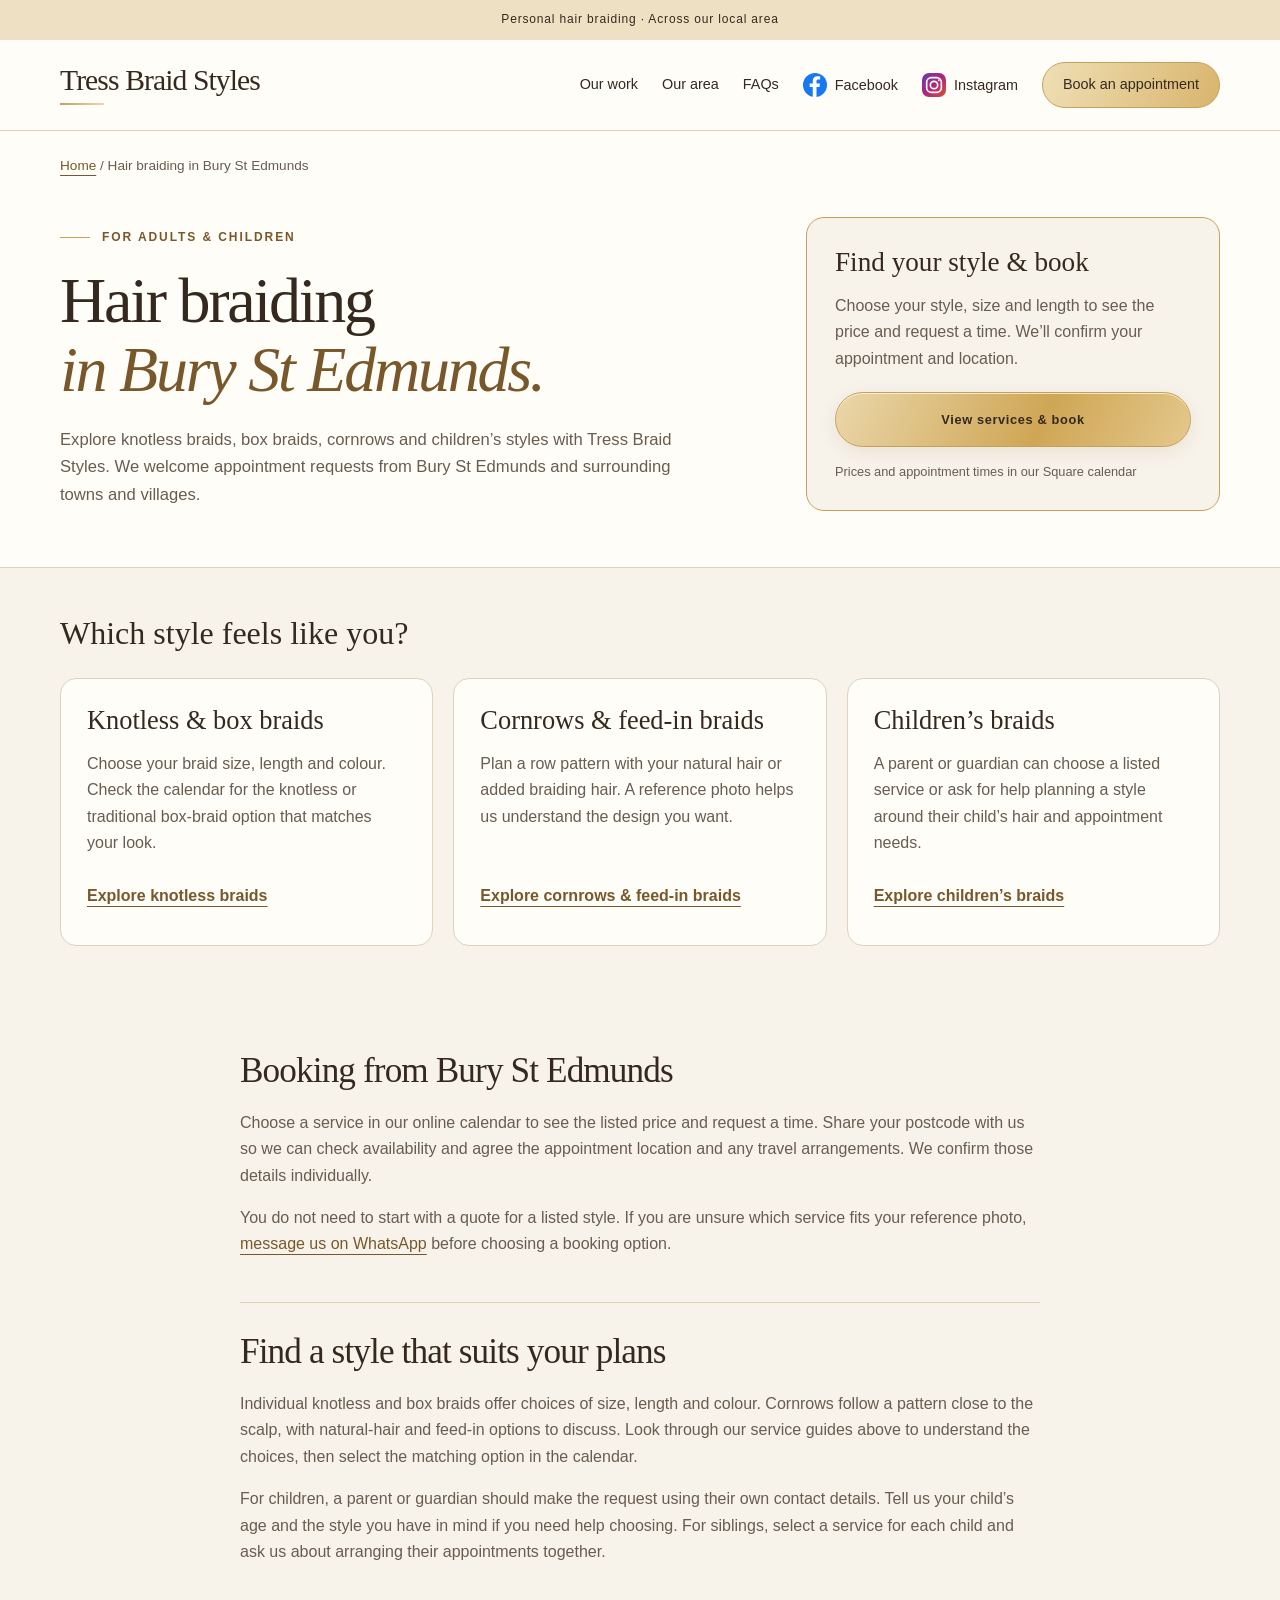
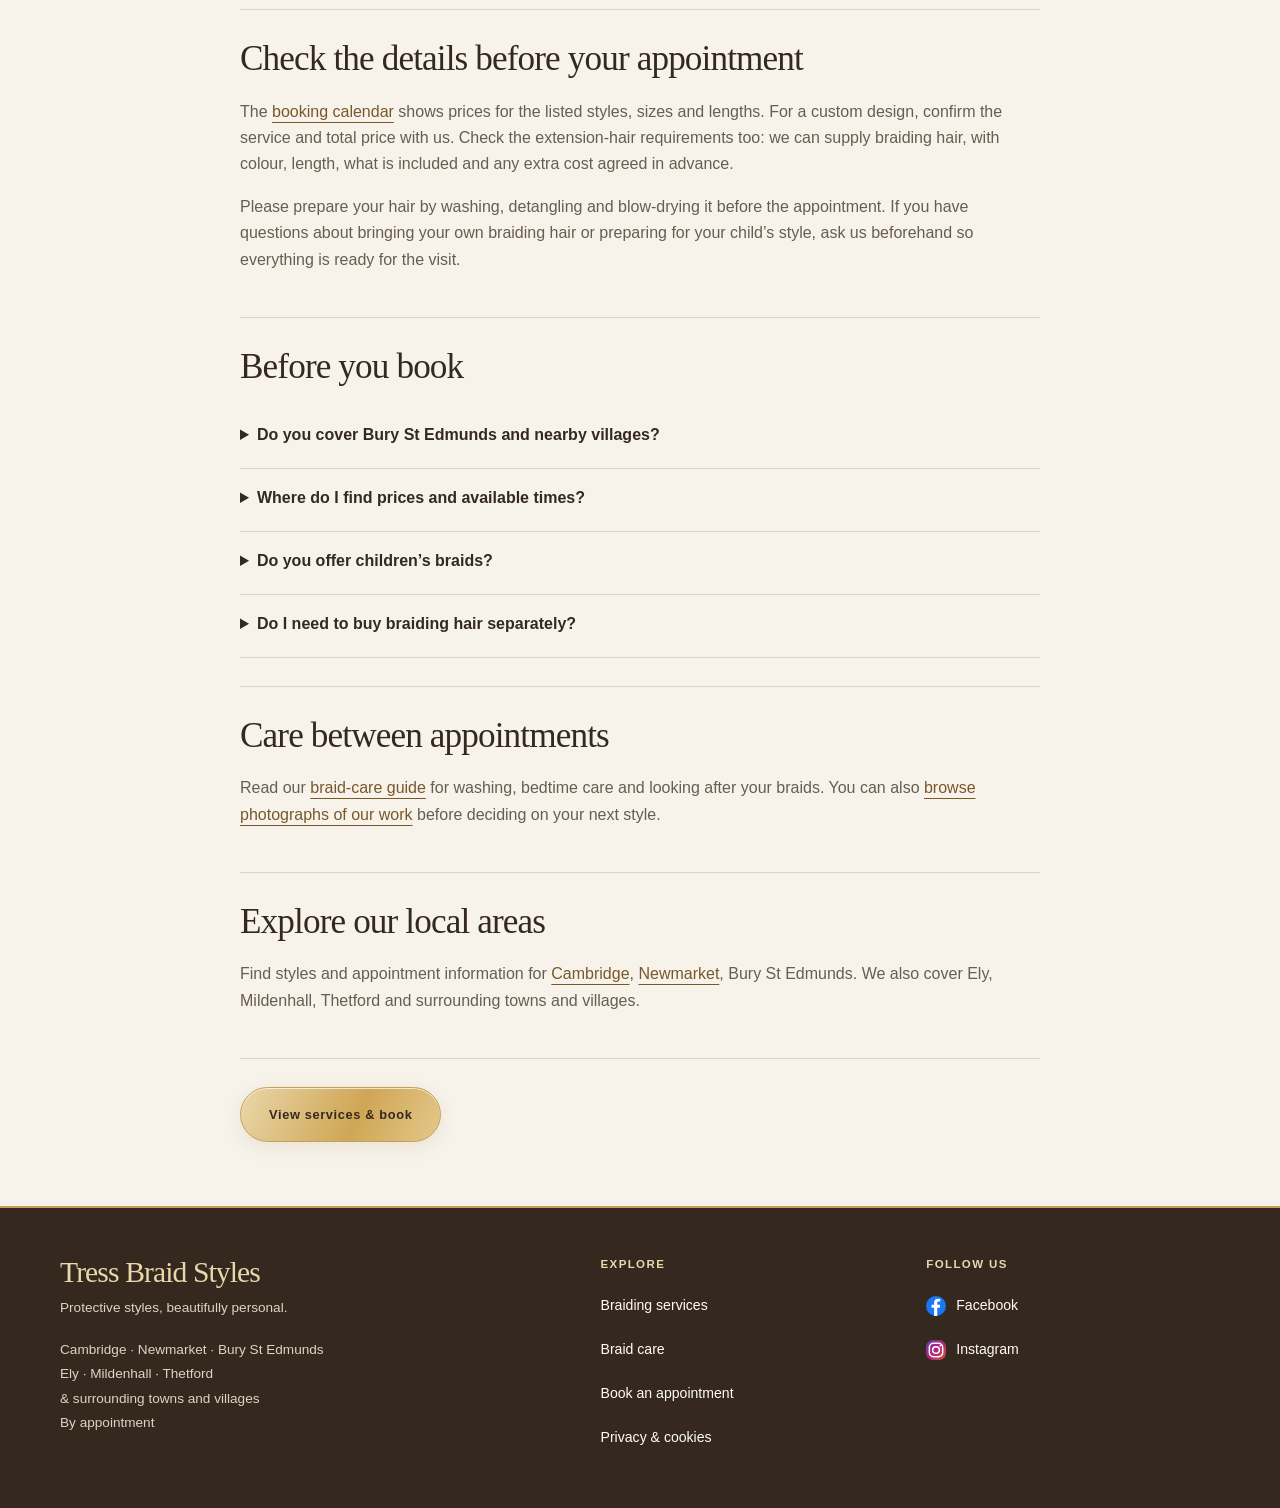
<file: hair-braiding-bury-st-edmunds.html>
<!doctype html><html lang="en-GB"><head><meta charset="utf-8"><meta name="viewport" content="width=device-width,initial-scale=1"><title>Hair Braiding in Bury St Edmunds | Tress Braid Styles</title><meta name="description" content="Hair braiding in Bury St Edmunds: knotless braids, box braids, cornrows and children’s styles. Browse prices and request an appointment with Tress Braid Styles."><meta name="robots" content="index,follow,max-image-preview:large"><meta name="theme-color" content="#35291f"><link rel="canonical" href="https://tressbraidstyles.co.uk/hair-braiding-bury-st-edmunds"><link rel="icon" href="/favicon.svg" type="image/svg+xml"><meta property="og:type" content="website"><meta property="og:locale" content="en_GB"><meta property="og:site_name" content="Tress Braid Styles"><meta property="og:title" content="Hair Braiding in Bury St Edmunds | Tress Braid Styles"><meta property="og:description" content="Hair braiding in Bury St Edmunds: knotless braids, box braids, cornrows and children’s styles. Browse prices and request an appointment with Tress Braid Styles."><meta property="og:url" content="https://tressbraidstyles.co.uk/hair-braiding-bury-st-edmunds"><meta name="twitter:card" content="summary"><meta name="twitter:title" content="Hair Braiding in Bury St Edmunds | Tress Braid Styles"><meta name="twitter:description" content="Hair braiding in Bury St Edmunds: knotless braids, box braids, cornrows and children’s styles. Browse prices and request an appointment with Tress Braid Styles."><style>:root {
  --page-width: 1160px;
  --page-gutter: 24px;
  --section-space: clamp(56px, 6vw, 88px);
  --cream: #f7f3eb;
  --paper: #fffdf8;
  --ink: #35291f;
  --brown: #654632;
  --gold: #c5a05b;
  --gold-light: #ead7aa;
  --gold-button: #cfa655;
  --gold-text: #78582b;
  --muted: #695c50;
  --line: #dfd2bb;
  --beige: #f0e8da;
}
* { box-sizing: border-box; }
[hidden] { display: none !important; }
html { scroll-behavior: smooth; }
body { margin: 0; background: var(--cream); color: var(--ink); font: 1rem/1.65 Arial, Helvetica, sans-serif; }
a { color: inherit; text-underline-offset: 5px; }
:focus-visible { outline: 3px solid var(--gold-text); outline-offset: 5px; }
.footer :focus-visible { outline-color: var(--paper); }
.wrap { width: min(var(--page-width), calc(100% - 2 * var(--page-gutter))); margin-inline: auto; }
.eyebrow { color: var(--gold-text); font-size: .75rem; font-weight: 700; letter-spacing: .16em; text-transform: uppercase; }
.eyebrow { display: inline-flex; align-items: center; gap: 12px; }
.eyebrow::before { content: ''; width: 30px; height: 1px; background: var(--gold); }
.skip { position: absolute; top: -100px; left: 16px; z-index: 5; padding: 12px 20px; background: var(--paper); }
.skip:focus { top: 12px; }
.notice { padding: 10px 18px; background: #eee0c2; color: var(--ink); text-align: center; font-size: .75rem; letter-spacing: .07em; }
header { background: var(--paper); border-bottom: 1px solid var(--line); }
.nav { display: flex; align-items: center; justify-content: space-between; gap: 24px; min-height: 90px; padding-block: 18px; flex-wrap: wrap; }
.brand, .footer-brand { font: 500 1.85rem Georgia, 'Times New Roman', serif; letter-spacing: -.03em; }
.brand { position: relative; text-decoration: none; padding-bottom: 8px; }
.brand::after { content: ''; position: absolute; left: 0; bottom: 0; width: 44px; height: 2px; background: linear-gradient(90deg, var(--gold), var(--gold-light)); }
.nav-links { display: flex; align-items: center; gap: 24px; flex-wrap: wrap; }
.nav-links a { display: inline-flex; align-items: center; min-height: 44px; padding-block: 8px; font-size: .9rem; text-decoration: none; }
.nav-links a:hover { text-decoration: underline; }
.nav-links > a:last-child { padding: 10px 20px; border: 1px solid var(--gold); border-radius: 999px; color: var(--ink); background: linear-gradient(110deg, #efdfb5, #d9b56d); }
.button { display: inline-block; padding: 16px 28px; border: 1px solid var(--gold); border-radius: 999px; background: linear-gradient(115deg, #ead7aa, var(--gold-button) 58%, #e4c88c); color: var(--ink); box-shadow: 0 5px 18px rgba(151,112,42,.12), inset 0 1px rgba(255,253,248,.7); font-size: .8rem; font-weight: 700; text-decoration: none; letter-spacing: .05em; transition: box-shadow .2s; }
.button:hover { box-shadow: 0 7px 22px rgba(151,112,42,.2), inset 0 1px rgba(255,253,248,.7); }
.hero { background: var(--paper); }
.hero-inner { display: grid; grid-template-columns: repeat(2,minmax(0,1fr)); align-items: center; gap: 64px; padding-block: 64px; }
.hero-copy { display: flex; flex-direction: column; justify-content: center; min-width: 0; padding: 0; }
h1, h2, h3 { font-family: Georgia, 'Times New Roman', serif; font-weight: 400; }
.hero h1 { max-width: 100%; margin: 22px 0 28px; font-size: clamp(3rem, 4.8vw, 4.65rem); line-height: 1.06; letter-spacing: -.045em; }
.hero h1 em { display: block; color: var(--gold-text); font-weight: 400; }
.hero-actions { display: flex; flex-wrap: wrap; align-items: center; gap: 14px 24px; }
.secondary-link { display: inline-flex; align-items: center; min-height: 44px; color: var(--gold-text); font-size: .95rem; }
.lead { max-width: 560px; margin: 0 0 30px; color: var(--muted); font-size: 1.04rem; }
.small-note { margin: 24px 0 0; color: var(--muted); font-size: .8rem; }
.hero-carousel { scroll-margin-top: 24px; width: 100%; max-width: 400px; min-width: 0; justify-self: center; align-self: center; padding-block: 28px; }
.carousel-help { display: flex; flex-wrap: wrap; justify-content: space-between; gap: 4px 12px; margin: 0 12px 12px 0; color: var(--gold-text); font-size: .85rem; }
.carousel-help span { font-size: .78rem; color: var(--muted); }
.carousel-track { position: relative; display: grid; grid-auto-flow: column; grid-auto-columns: calc(100% - 38px); gap: 14px; overflow-x: auto; overscroll-behavior-x: contain; scroll-snap-type: x mandatory; scrollbar-width: none; border-radius: 22px 22px 8px 8px; }
.carousel-track::-webkit-scrollbar { display: none; }
.carousel-slide { display: grid; grid-template-rows: minmax(0,1fr) auto; aspect-ratio: 9/16; min-width: 0; margin: 0; overflow: hidden; scroll-snap-align: start; scroll-snap-stop: always; border: 1px solid var(--gold); border-radius: 22px 22px 8px 8px; background: var(--beige); }
.carousel-slide img { display: block; width: 100%; height: 100%; min-height: 0; object-fit: contain; }
.carousel-slide figcaption { padding: 12px 14px; background: var(--paper); color: var(--ink); font-size: .8rem; line-height: 1.45; }
.carousel-navigation { display: flex; align-items: center; justify-content: center; gap: 8px; margin-top: 12px; }
.carousel-arrow { display: inline-flex; align-items: center; justify-content: center; flex-shrink: 0; width: 44px; height: 44px; border: 1px solid var(--gold); border-radius: 50%; background: var(--gold-light); color: var(--ink); font: 1.3rem Arial, sans-serif; cursor: pointer; }
.carousel-arrow:disabled { opacity: .4; cursor: default; }
.carousel-dots { display: flex; flex: 1 1 auto; min-width: 0; max-width: 260px; flex-wrap: wrap; align-items: center; justify-content: center; }
.carousel-dots a { display: grid; place-items: center; width: 26px; height: 44px; text-decoration: none; }
.carousel-dots a::after { content: ''; width: 7px; height: 7px; border: 1px solid var(--gold-text); border-radius: 50%; background: transparent; }
.carousel-dots a[aria-current="true"]::after { background: var(--gold-text); }
.carousel-position { margin: 0; text-align: center; font-size: .8rem; color: var(--muted); }
.section { padding-block: var(--section-space); scroll-margin-top: 24px; }
.section-head { max-width: 680px; margin: 0 auto 42px; text-align: center; }
.section h2 { margin: 16px 0 22px; font-size: clamp(2.4rem, 4vw, 4rem); line-height: 1.12; letter-spacing: -.035em; }
.section-head p, .experience-copy > p { color: var(--muted); }
.services { display: grid; grid-template-columns: repeat(6, 1fr); gap: 20px; }
.card { position: relative; grid-column: span 2; padding: 32px; background: var(--paper); border: 1px solid var(--line); border-radius: 14px; box-shadow: 0 5px 20px rgba(53,41,31,.025); }
.card::before { content: ''; position: absolute; top: -1px; left: 28px; right: 28px; height: 3px; background: linear-gradient(90deg, var(--gold-light), var(--gold), var(--gold-light)); border-radius: 3px; }
.card:nth-child(n+4) { grid-column: span 3; }
.card h3 { margin: 0 0 14px; font-size: 1.85rem; line-height: 1.15; letter-spacing: -.02em; }
.card p { margin: 0 0 16px; color: var(--muted); font-size: .94rem; }
.card a { display: inline-block; min-height: 44px; padding-block: 10px; color: var(--gold-text); text-decoration-color: var(--gold); font-size: .85rem; font-weight: 700; }
.experience { background: var(--paper); border-block: 1px solid var(--line); }
.experience-grid { display: grid; grid-template-columns: repeat(2,minmax(0,1fr)); align-items: start; gap: 64px; }
.steps { border-top: 1px solid var(--line); }
.step { padding-block: 24px; border-bottom: 1px solid var(--line); }
.step strong { font: 400 1.35rem Georgia, serif; }
.step p { margin: 7px 0 0; color: var(--muted); font-size: 1rem; }
.area { background: var(--cream); border-bottom: 1px solid var(--line); }
.area-grid { display: grid; grid-template-columns: repeat(2,minmax(0,1fr)); gap: 64px; }
.area p { color: var(--muted); }
.area-details { align-self: center; border-left: 2px solid var(--gold); padding-left: 28px; }
.area-details strong { color: var(--ink); font-weight: 500; }
.area-note { font-size: .9rem; }
.faq { max-width: 760px; margin-inline: auto; }
.faq details, .area details { border-bottom: 1px solid var(--line); padding-block: 12px; }
.faq summary, .area summary { min-height: 44px; padding-block: 9px; font-size: 1.03rem; cursor: pointer; }
.faq p { color: var(--muted); }
.faq summary::marker, .area summary::marker { color: var(--gold-text); }
.cta { position: relative; background: linear-gradient(120deg, var(--paper), #efe3c9); color: var(--ink); border-block: 1px solid var(--gold); }
.cta-inner { padding-block: var(--section-space); }
.enquiry-layout { display: grid; grid-template-columns: minmax(0,.8fr) minmax(0,1.2fr); align-items: start; gap: 48px; }
.enquiry-layout > * { min-width: 0; }
.cta .eyebrow { color: var(--gold-text); }
.cta h2 { margin: 18px 0 24px; font-size: clamp(2.6rem, 4.5vw, 4.3rem); line-height: 1.08; letter-spacing: -.035em; }
.cta p { color: var(--muted); }
.enquiry-card { padding: 32px; border: 1px solid var(--gold); border-radius: 18px; background: var(--paper); color: var(--ink); box-shadow: 0 14px 40px rgba(95,70,29,.06); }
.enquiry-card label { display: block; margin-bottom: 8px; font-weight: 700; }
.enquiry-card h3 { margin: 0; font: 400 1.8rem Georgia, serif; }
.form-fields { display: grid; grid-template-columns: minmax(0,1fr); gap: 22px; margin-top: 28px; }
.field { min-width: 0; }
.field p { margin: 6px 0 0; }
.enquiry-card input:not([type="file"]), .enquiry-card select { width: 100%; min-width: 0; min-height: 48px; padding: 12px; border: 1px solid #96836c; border-radius: 8px; background: var(--cream); color: var(--ink); font: inherit; }
.enquiry-card input[type="date"] { display: block; max-width: 100%; appearance: none; -webkit-appearance: none; text-align: left; }
.enquiry-card input[type="date"]::-webkit-date-and-time-value { min-height: 1.5em; text-align: left; }
.enquiry-card input[type="date"]::-webkit-datetime-edit { padding: 0; min-width: 0; }
.extra-details { margin-top: 24px; }
.extra-details textarea { margin-top: 10px; }
.cta .enquiry-card p { color: var(--muted); font-size: .9rem; }
.enquiry-card textarea { width: 100%; padding: 16px; border: 1px solid #96836c; border-radius: 10px; background: var(--cream); color: var(--ink); font: inherit; resize: vertical; }
.enquiry-card .button { width: 100%; margin-top: 16px; font: inherit; font-weight: 700; letter-spacing: 0; text-align: center; cursor: pointer; }
.enquiry-card .status { min-height: 1.6em; margin-block: 14px 0; }
.enquiry-card .status:empty { min-height: 0; margin: 0; }
.enquiry-card .contact-link { background: transparent; box-shadow: none; border-color: transparent; color: var(--gold-text); text-decoration: underline; text-underline-offset: 4px; }
.enquiry-card :focus-visible { outline-color: var(--gold-text); }
.photo-attachment { margin-top: 24px; padding-top: 24px; border-top: 1px solid var(--line); }
.photo-attachment label span { font-weight: 400; }
.photo-attachment input[type="file"] { display: block; max-width: 100%; width: 100%; min-height: 44px; color: var(--muted); font: inherit; font-size: .9rem; }
.photo-attachment input::file-selector-button { margin-right: 12px; padding: 12px 18px; border: 1px solid var(--gold); border-radius: 8px; background: var(--cream); color: var(--ink); font: inherit; cursor: pointer; }
.photo-selection { display: flex; gap: 16px; align-items: center; margin-top: 16px; min-width: 0; }
.photo-selection > div { min-width: 0; }
.photo-selection p { overflow-wrap: anywhere; }
#inspiration-preview { width: 88px; height: 110px; object-fit: contain; border: 1px solid var(--line); border-radius: 8px; background: var(--cream); }
.text-button { padding: 10px 0; min-height: 44px; border: 0; background: transparent; color: var(--gold-text); font: inherit; text-decoration: underline; text-underline-offset: 4px; cursor: pointer; }
.photo-send-note { margin-bottom: 0; }
.footer { padding-block: 48px; background: var(--ink); color: var(--paper); border-top: 2px solid var(--gold); }
.footer-brand { color: var(--gold-light); }
.footer-grid { display: flex; align-items: end; justify-content: space-between; gap: 32px; }
.footer p { margin: 8px 0 0; color: #e0d2c0; font-size: .85rem; }
.footer a { display: inline-block; min-height: 44px; padding-block: 10px; font-size: .9rem; }
.social-link { margin-left: 20px; }
@media (max-width: 800px) {
  :root { --page-gutter: 18px; }
  .nav { gap: 8px; min-height: 72px; }
  .brand { font-size: 1.65rem; }
  .nav-links { width: 100%; column-gap: 22px; row-gap: 0; }
  .nav-links a { font-size: .85rem; }
  .hero-carousel { width: calc(100% - 36px); max-width: 400px; padding: 0 0 28px; }
  .section { padding-block: var(--section-space); }
  .section-head { margin-bottom: 30px; }
  .services { grid-template-columns: 1fr; gap: 16px; }
  .card, .card:nth-child(n+4) { grid-column: auto; padding: 26px; }
  .experience-grid, .area-grid, .enquiry-layout { grid-template-columns: 1fr; gap: 32px; }
  .cta-inner { padding-block: var(--section-space); }
  .enquiry-card { padding: 22px; }
  .form-fields { grid-template-columns: minmax(0,1fr); }
  .footer-grid { display: block; }
  .footer-grid > div + div { margin-top: 24px; }
  .social-link { margin-left: 16px; }
}
@media (max-width: 360px) {
  .nav-links { column-gap: 16px; }
  .social-link { display: block !important; margin-left: 0; }
}
@media (prefers-reduced-motion: reduce) {
  html { scroll-behavior: auto; }
  *, *::before, *::after { transition: none !important; animation: none !important; }
}

/* A calm hero, with the full portfolio below. */
.hero-feature { padding: 0; align-self: center; max-width: none; width: 100%; justify-self: stretch; }
.hero-feature img {display:block;width:100%;height:auto;border-radius:24px;}
.work-gallery { padding-block: var(--section-space); }
.work-gallery .hero-carousel { width: 100%; max-width: none; padding: 0; margin: 0; }
.work-gallery .carousel-track {grid-auto-columns:min(78vw,340px);align-items:start;}
.work-gallery .carousel-slide {aspect-ratio:auto;grid-template-rows:auto auto;}
.work-gallery .carousel-slide img {height:auto;object-fit:contain;}

.form-trap { position: absolute; left: -10000px; width: 1px; height: 1px; overflow: hidden; }
.enquiry-card .button:disabled { opacity: .65; cursor: wait; }

.facebook-mark { display: inline-flex; flex: 0 0 auto; align-items: center; justify-content: center; width: 24px; height: 24px; color: #fff; line-height: 0; }
.facebook-mark svg { display: block; width: 24px; height: 24px; }
.nav-links .facebook-nav, .facebook-inline { gap: 8px; }
.facebook-inline { text-decoration-color: #1877f2; }
.facebook-section { padding-block: 0; scroll-margin-top: 24px; }
.facebook-card { display: grid; grid-template-columns: minmax(0,1.25fr) minmax(0,1fr); align-items: center; gap: 48px; padding: 48px; border: 1px solid var(--gold); border-radius: 24px; background: linear-gradient(115deg, var(--paper), #ede3cf); }
.facebook-kicker { display: flex; align-items: center; gap: 10px; color: var(--gold-text); font-size: .75rem; font-weight: 700; letter-spacing: .13em; }
.facebook-card h2 { margin: 20px 0; font-size: clamp(2.2rem, 3.8vw, 3.5rem); line-height: 1.12; letter-spacing: -.035em; }
.facebook-copy > p { max-width: 520px; margin-bottom: 0; color: var(--muted); }
.facebook-action { min-width: 0; text-align: center; padding: 28px; border-radius: 18px; background: rgba(255,253,248,.85); border: 1px solid var(--line); }
.facebook-page-name { margin: 0; font: 400 1.7rem/1.3 Georgia, serif; }
.facebook-handle { margin: 8px 0 24px; color: var(--muted); font-size: .95rem; overflow-wrap: anywhere; }
.facebook-button { background: #1769d2; color: #fff; border-color: #1769d2; box-shadow: none; letter-spacing: 0; }
.facebook-button:hover { background: #1256af; box-shadow: 0 6px 16px rgba(23,105,210,.18); }
.facebook-note { margin: 18px 0 0; color: var(--muted); font-size: .78rem; }
@media(max-width:800px) { .facebook-card { grid-template-columns: minmax(0,1fr); padding: 28px 22px; gap: 28px; } .facebook-section { padding-block: 0; } .facebook-action { padding: 24px 16px; } }

.instagram-mark { display: inline-flex; align-items: center; justify-content: center; width: 24px; height: 24px; flex: 0 0 auto; border-radius: 7px; background: linear-gradient(135deg,#673ab7,#ad267c,#d55235); color: #fff; }
.instagram-mark svg { display: block; width: 22px; height: 22px; stroke: currentColor; stroke-width: 1.8; }
.nav-links .instagram-nav, .instagram-inline { gap: 8px; }
.instagram-inline { text-decoration-color: #a12b87; }
.hero-socials { display: flex; flex-wrap: wrap; gap: 8px 24px; width: 100%; }
.facebook-card { grid-template-columns: minmax(0,.9fr) minmax(0,1.4fr); gap: 32px; padding: 40px; }
.social-platforms { display: grid; grid-template-columns: repeat(2,minmax(0,1fr)); gap: 16px; min-width: 0; }
.social-platforms .facebook-action { padding: 24px 16px; }
.platform-label { display: flex; align-items: center; justify-content: center; gap: 8px; margin-bottom: 20px; font-weight: 700; }
.social-platforms .facebook-page-name { font-size: 1.45rem; }
.social-platforms .button { padding: 14px 18px; }
.instagram-button { background: linear-gradient(115deg,#7536a8,#ad267c); border-color: #873096; color: #fff; box-shadow: none; letter-spacing: 0; }
.instagram-button:hover { box-shadow: 0 6px 16px rgba(117,54,168,.2); }
.footer-grid > div:last-child { max-width: 650px; }
@media(max-width:1000px) { .facebook-card { grid-template-columns: minmax(0,1fr); } }
@media(max-width:600px) { .social-platforms { grid-template-columns: minmax(0,1fr); } .facebook-card { padding: 28px 22px; gap: 28px; } .social-platforms .facebook-action { padding: 24px 16px; } }
.social-label-text { display: block; line-height: 24px; }
.facebook-nav, .instagram-nav, .platform-label { white-space: nowrap; }
.nav-socials { display: flex; align-items: center; gap: 24px; }
@media(max-width:800px) { .nav-socials { order: 2; width: 100%; gap: 22px; } .nav-links > a[href="#booking"] { order: 1; } }

.enquiry-layout { width: min(900px,calc(100% - 2 * var(--page-gutter))); grid-template-columns: minmax(0,1fr); gap: 32px; }
.enquiry-intro { width: min(100%,760px); margin-inline: auto; text-align: center; }
.enquiry-intro .eyebrow { justify-content: center; }
.cta .enquiry-intro h2 { margin: 16px 0; font-size: clamp(2.4rem,4vw,3.5rem); }
.enquiry-intro p { max-width: 570px; margin: 0 auto; }
.form-fields { grid-template-columns: repeat(2,minmax(0,1fr)); gap: 20px 24px; margin-top: 24px; }
.enquiry-card { padding: 32px 36px; }
.enquiry-card h3 { font-size: 1.6rem; }
.enquiry-card h3 + p { margin: 6px 0 0; }
.enquiry-card label { margin-bottom: 6px; font-size: .92rem; }
.enquiry-card .field p { font-size: .8rem; }
.enquiry-options { margin-top: 24px; border-block: 1px solid var(--line); }
.enquiry-options summary { min-height: 48px; padding-block: 14px; cursor: pointer; font-weight: 700; font-size: .95rem; }
.enquiry-options summary::marker { color: var(--gold-text); }
.enquiry-options summary span { color: var(--muted); font-weight: 400; }
.enquiry-options .photo-attachment { margin-top: 0; padding-top: 12px; border-top: 0; }
.enquiry-options .extra-details { margin: 20px 0 24px; }
.enquiry-card #request-enquiry { display: block; max-width: 340px; margin: 24px auto 0; }
.enquiry-card .contact-link { display: block; width: fit-content; max-width: 100%; margin: 8px auto 0; padding: 10px 12px; font-size: .9rem; }
.cta .enquiry-card .enquiry-footnote { margin: 12px 0 0; text-align: center; font-size: .78rem; }
@media(max-width:600px) { .enquiry-layout { gap: 24px; } .enquiry-card { padding: 24px 20px; } .form-fields { grid-template-columns: minmax(0,1fr); gap: 18px; } .enquiry-card #request-enquiry { max-width: none; } }

.enquiry-socials { margin-top: 16px; text-align: center; }
.cta .enquiry-card .enquiry-socials p { margin: 0; font-size: .85rem; }
.enquiry-social-links { display: flex; flex-wrap: wrap; justify-content: center; gap: 8px 24px; }
.enquiry-card .enquiry-social-links .contact-link { display: inline-flex; align-items: center; gap: 5px; min-height: 44px; margin: 0; padding: 8px 0; font-weight: 700; }
.enquiry-privacy { margin-top: 20px; border-top: 1px solid var(--line); scroll-margin-top: 24px; }
.enquiry-privacy summary { min-height: 44px; padding: 12px 0 0; color: var(--muted); font-size: .82rem; cursor: pointer; }
.enquiry-privacy summary::marker { color: var(--gold-text); }
.cta .enquiry-card .enquiry-privacy p { margin: 12px 0 0; font-size: .82rem; line-height: 1.65; }
.hero-image-note { margin: 10px 0 0; color: var(--muted); font-size: .72rem; text-align: center; }
@media(min-width:1000px) { .work-gallery .carousel-track { grid-auto-columns: calc((100% - 42px)/4); } }

.carousel-help { margin-right: 0; }
#about .section-head { margin-bottom: 0; }
.footer-grid > div:last-child { display: flex; flex-wrap: wrap; align-items: center; gap: 0 20px; }
.footer-grid > div:last-child > p { flex-basis: 100%; }
.footer .social-link { margin-left: 0; }
@media(min-width:801px) and (max-width:1100px) { .hero-inner { gap: 36px; } .experience-grid, .area-grid { gap: 40px; } .nav-links, .nav-socials { gap: 18px; } }
@media(max-width:900px) { .hero-inner { grid-template-columns: minmax(0,1fr); gap: 36px; padding-block: 48px; } .hero-feature { justify-self: center; max-width: 440px; } .hero h1 { font-size: clamp(2.75rem,7.5vw,4.5rem); } }
@media(max-width:600px) { .hero-inner { padding-block: 36px; gap: 28px; } .hero-feature { max-width: 400px; } .hero h1 { margin-block: 18px 22px; } .hero .lead { margin-bottom: 24px; } }

.nav-links > a[aria-current="page"] { color:var(--gold-text); text-decoration:underline; }
.wig-intro {background:var(--beige);border-block:1px solid var(--line);}
.wig-intro-inner {display:grid;grid-template-columns:minmax(0,1.3fr) minmax(0,.7fr);gap:56px;align-items:center;padding-block:48px;}
.wig-intro h2 {font-size:clamp(2rem,3.5vw,3.2rem);line-height:1.12;margin:14px 0 18px;letter-spacing:-.03em;}
.wig-intro p {max-width:600px;color:var(--muted);margin:0 0 24px;}
.wig-intro-photos {display:grid;grid-template-columns:1fr 1fr;gap:12px;}
.wig-intro-photos img {width:100%;height:auto;aspect-ratio:4/5;object-fit:cover;border-radius:70px 70px 14px 14px;display:block;}
.wig-intro-photos img:last-child {margin-top:28px;}
@media(min-width:801px) and (max-width:1200px){.nav {gap:14px}.nav-links,.nav-socials {gap:14px}.nav-links a {font-size:.83rem}.brand{font-size:1.7rem}}
@media(max-width:600px){.wig-intro-inner{grid-template-columns:1fr;gap:28px;padding-block:36px}.wig-intro-photos{max-width:360px;margin-inline:auto;width:100%}.wig-intro-photos img{aspect-ratio:1/1}.nav-links{column-gap:18px}}

.wig-choice{padding:14px 18px;border:1px solid var(--gold);border-radius:12px;background:var(--beige);font-weight:700;}

/* Shared navigation and footer layout. */
.footer-grid { display:grid; grid-template-columns:minmax(0,1fr) minmax(0,1.3fr); align-items:start; gap:64px; }
.footer .footer-grid > .footer-sections { display:grid; grid-template-columns:repeat(2,minmax(0,1fr)); align-items:start; gap:32px; max-width:none; }
.footer-group { min-width:0; }
.footer-group h2 { margin:0 0 10px; color:var(--gold-light); font:700 .72rem/1.5 Arial,sans-serif; letter-spacing:.12em; text-transform:uppercase; }
.footer-group-links { display:flex; flex-direction:column; align-items:flex-start; }
.footer-group-links a { display:inline-flex; align-items:center; gap:10px; min-height:44px; margin:0; padding:8px 0; font-size:.88rem; text-decoration:none; }
.footer-group-links a:hover { text-decoration:underline; }
.footer-group-links .facebook-mark,.footer-group-links .instagram-mark { width:20px; height:20px; flex-shrink:0; }
.footer .footer-location { margin-top:18px; line-height:1.8; }
@media(max-width:1000px) {
 .nav { display:grid; grid-template-columns:minmax(0,1fr) auto; gap:14px; min-height:78px; padding-block:16px; align-items:center; }
 .nav .brand { font-size:clamp(1.18rem,5.3vw,1.65rem); width:fit-content; min-width:0; white-space:nowrap; }
 .nav .nav-links { grid-column:1/-1; display:grid; grid-template-columns:repeat(2,minmax(0,1fr)); gap:4px 16px; width:100%; padding-top:12px; border-top:1px solid var(--line); }
 .nav .nav-links > a { justify-content:flex-start; min-height:46px; padding:10px 0; font-size:.92rem; }
 .nav .nav-links > a:last-child { grid-column:1/-1; order:1; justify-content:center; margin-block:8px; padding:12px 20px; }
 .nav .nav-socials { grid-column:1/-1; order:2; display:grid; grid-template-columns:repeat(2,minmax(0,1fr)); gap:16px; width:100%; border-top:1px solid var(--line); padding-top:8px; }
 .nav .nav-socials a { min-height:44px; padding-block:8px; font-size:.85rem; }
 .footer { padding-block:36px; }
 .footer-grid { grid-template-columns:minmax(0,1fr); gap:28px; }
 .footer-grid > div + div { margin-top:0; }
 .footer .footer-grid > .footer-sections { grid-template-columns:repeat(2,minmax(0,1fr)); gap:24px; padding-top:24px; border-top:1px solid rgba(234,215,170,.25); }
 .footer-brand { font-size:1.7rem; }
 .footer p { font-size:.82rem; }
 .footer .footer-location { margin-top:12px; }
 .footer-group-links a { font-size:.84rem; }
}


@media(max-width:1000px) {
 .nav { grid-template-columns:minmax(0,1fr); gap:12px; padding-block:18px; }
 .nav .brand { justify-self:center; font-size:1.65rem; }
 .nav .brand::after { left:50%; transform:translateX(-50%); }
 .nav .nav-links { display:grid; grid-template-columns:repeat(3,minmax(0,1fr)); gap:4px 10px; padding-top:10px; }
 .nav .nav-links > a { justify-content:center; text-align:center; min-height:44px; padding:10px 4px; font-size:.83rem; }
 .nav .nav-links > a:last-child { grid-column:auto; order:0; margin:0; padding:10px 8px; }
 .nav .nav-socials { grid-column:1/-1; grid-template-columns:repeat(2,minmax(0,1fr)); justify-items:center; gap:10px; padding-top:8px; margin-top:8px; }
 .nav .nav-socials a { font-size:.82rem; }
}


.products-intro { background:var(--paper); border-bottom:1px solid var(--line); }
.products-intro-inner { display:grid; grid-template-columns:minmax(0,.85fr) minmax(0,1.4fr); gap:48px; align-items:center; padding-block:48px; }
.products-intro-copy h2 { margin:14px 0 18px; font-size:clamp(2rem,3.3vw,3rem); line-height:1.12; letter-spacing:-.03em; }
.products-intro-copy > p { max-width:400px; margin:0 0 24px; color:var(--muted); }
.products-intro-copy .products-intro-note { margin:14px 0 0; font-size:.75rem; }
.mini-products { display:grid; grid-template-columns:repeat(3,minmax(0,1fr)); gap:16px; min-width:0; }
.mini-product { display:flex; flex-direction:column; min-width:0; overflow:hidden; border:1px solid var(--line); border-radius:14px; background:var(--paper); text-decoration:none; }
.mini-product:hover { border-color:var(--gold); }
.mini-product-image { aspect-ratio:1; padding:16px; background:#fff; border-bottom:1px solid var(--line); }
.mini-product-image img { display:block; width:100%; height:100%; object-fit:contain; }
.mini-product-copy { display:flex; flex-direction:column; flex:1; padding:16px; }
.mini-product-brand { font-size:.62rem; font-weight:700; letter-spacing:.08em; text-transform:uppercase; color:var(--gold-text); }
.mini-product h3 { flex:1; margin:7px 0 12px; font-size:1.22rem; line-height:1.2; }
.mini-product-price { font:1.35rem Georgia,serif; }
@media(max-width:900px) { .products-intro-inner { grid-template-columns:minmax(0,1fr); gap:28px; } .products-intro-copy > p{max-width:560px}.mini-products{width:100%;max-width:650px} }
@media(max-width:600px) { .products-intro-inner { padding-block:36px; gap:24px; }.mini-products{gap:10px}.mini-product-image{padding:10px}.mini-product-copy{padding:12px 9px}.mini-product h3{font-size:.94rem;margin:7px 0 10px}.mini-product-price{font-size:1.18rem}.mini-product-brand{font-size:.57rem;letter-spacing:.04em} }


.service-breadcrumb { padding-top:24px; color:var(--muted); font-size:.85rem; }
.service-breadcrumb a { color:var(--gold-text); }
.service-hero { background:var(--paper); border-bottom:1px solid var(--line); }
.service-hero-grid { display:grid; grid-template-columns:minmax(0,1.25fr) minmax(280px,.75fr); gap:56px; align-items:center; padding-block:40px 56px; }
.service-hero h1 { margin:18px 0 22px; font-size:clamp(2.6rem,5vw,4.3rem); line-height:1.08; letter-spacing:-.035em; }
.service-hero h1 em { color:var(--gold-text); font-weight:400; }
.service-hero .lead { margin:0; max-width:650px; }
.service-quote { border:1px solid var(--gold); border-radius:18px; padding:28px; background:var(--cream); }
.service-quote h2 { margin:0 0 14px; font:400 1.7rem Georgia,serif; line-height:1.2; }
.service-quote p { color:var(--muted); margin:0 0 20px; }
.service-quote .button { width:100%; text-align:center; }
.service-quote .service-note { font-size:.8rem; margin:14px 0 0; }
.service-content { max-width:800px; padding-block:48px 20px; }
.service-content section { padding-bottom:28px; margin-bottom:28px; border-bottom:1px solid var(--line); }
.service-content h2 { font:400 clamp(1.7rem,3vw,2.2rem)/1.2 Georgia,serif; margin:0 0 18px; letter-spacing:-.025em; }
.service-content p { color:var(--muted); margin:0 0 16px; }
.service-content a { color:var(--gold-text); }
.service-faq details { padding-block:16px; border-bottom:1px solid var(--line); }
.service-faq summary { cursor:pointer; font-weight:700; min-height:30px; }
.service-faq details p { margin:14px 0 0; }
.service-related { padding-block:20px 56px; }
.service-related h2 { font:400 2rem Georgia,serif; }
.braid-service-grid { display:grid; grid-template-columns:repeat(3,minmax(0,1fr)); gap:20px; }
.braid-service-card { display:flex; flex-direction:column; padding:26px; border:1px solid var(--line); border-radius:16px; background:var(--paper); }
.braid-service-card h3 { font:400 1.65rem/1.2 Georgia,serif; margin:0 0 14px; }
.braid-service-card p { flex:1; color:var(--muted); margin:0 0 18px; }
.braid-service-card a { color:var(--gold-text); font-weight:700; min-height:44px; display:inline-flex; align-items:center; }
.braid-services { padding-block:12px 52px; }
.braid-services h2 { margin:14px 0 28px; font:400 clamp(2rem,4vw,2.8rem)/1.15 Georgia,serif; }
@media(max-width:800px) { .service-hero-grid { grid-template-columns:1fr; gap:28px; padding-block:32px 40px; } .service-quote { max-width:600px; } .braid-service-grid { grid-template-columns:1fr; gap:14px; } .braid-service-card { padding:22px; } .service-content { padding-top:36px; } }
.service-content a.button { color:var(--ink); margin-bottom:28px; }
.service-hero h1 em { display:block; }
</style><script type="application/ld+json">
{
  "@context": "https://schema.org",
  "@graph": [
    {
      "@type": "Organization",
      "@id": "https://tressbraidstyles.co.uk/#business",
      "name": "Tress Braid Styles",
      "url": "https://tressbraidstyles.co.uk/",
      "areaServed": [
        {
          "@type": "Place",
          "name": "Cambridge"
        },
        {
          "@type": "Place",
          "name": "Newmarket"
        },
        {
          "@type": "Place",
          "name": "Bury St Edmunds"
        },
        {
          "@type": "Place",
          "name": "Ely"
        },
        {
          "@type": "Place",
          "name": "Mildenhall"
        },
        {
          "@type": "Place",
          "name": "Thetford"
        },
        {
          "@type": "Place",
          "name": "Surrounding towns and villages"
        }
      ],
      "sameAs": [
        "https://www.facebook.com/tressbraidstyles",
        "https://www.instagram.com/tress_braidstyles/"
      ],
      "description": "Personal hair braiding across Cambridge, Newmarket, Bury St Edmunds, Ely, Mildenhall, Thetford and surrounding towns and villages, with wigs for sale and haircare products."
    },
    {
      "@type": "WebPage",
      "@id": "https://tressbraidstyles.co.uk/hair-braiding-bury-st-edmunds#webpage",
      "url": "https://tressbraidstyles.co.uk/hair-braiding-bury-st-edmunds",
      "name": "Hair Braiding in Bury St Edmunds | Tress Braid Styles",
      "description": "Hair braiding in Bury St Edmunds: knotless braids, box braids, cornrows and children’s styles. Browse prices and request an appointment with Tress Braid Styles.",
      "inLanguage": "en-GB",
      "dateModified": "2026-10-31",
      "mainEntity": {
        "@id": "https://tressbraidstyles.co.uk/hair-braiding-bury-st-edmunds#service"
      },
      "breadcrumb": {
        "@id": "https://tressbraidstyles.co.uk/hair-braiding-bury-st-edmunds#breadcrumb"
      }
    },
    {
      "@type": "Service",
      "@id": "https://tressbraidstyles.co.uk/hair-braiding-bury-st-edmunds#service",
      "name": "Hair braiding in Bury St Edmunds",
      "serviceType": "Hair braiding",
      "description": "Hair braiding in Bury St Edmunds: knotless braids, box braids, cornrows and children’s styles. Browse prices and request an appointment with Tress Braid Styles.",
      "url": "https://tressbraidstyles.co.uk/hair-braiding-bury-st-edmunds",
      "provider": {
        "@id": "https://tressbraidstyles.co.uk/#business"
      },
      "areaServed": {
        "@type": "Place",
        "name": "Bury St Edmunds",
        "containedInPlace": {
          "@type": "Country",
          "name": "United Kingdom"
        }
      }
    },
    {
      "@type": "BreadcrumbList",
      "@id": "https://tressbraidstyles.co.uk/hair-braiding-bury-st-edmunds#breadcrumb",
      "itemListElement": [
        {
          "@type": "ListItem",
          "position": 1,
          "name": "Home",
          "item": "https://tressbraidstyles.co.uk/"
        },
        {
          "@type": "ListItem",
          "position": 2,
          "name": "Hair braiding in Bury St Edmunds",
          "item": "https://tressbraidstyles.co.uk/hair-braiding-bury-st-edmunds"
        }
      ]
    }
  ]
}
</script><link rel="stylesheet" href="/site-consent.css"><script src="/site-config.js?v=1516526650496709" defer></script><script src="/site-consent.js" defer></script><link rel="stylesheet" href="/site-navigation.css?v=20261030-menu"><script src="/site-navigation.js?v=20261030-menu" defer></script><meta property="og:image" content="https://tressbraidstyles.co.uk/gallery-highlighted-braids.webp"><meta property="og:image:alt" content="Long braids with golden and brown highlights"><meta name="twitter:image" content="https://tressbraidstyles.co.uk/gallery-highlighted-braids.webp"></head><body><a class="skip" href="#main">Skip to content</a><div class="notice">Personal hair braiding · Across our local area</div><header><nav class="nav wrap" aria-label="Main navigation"><a class="brand" href="/#main" aria-label="Tress Braid Styles — home">Tress Braid Styles</a><button class="menu-toggle" type="button" aria-expanded="false" aria-controls="primary-navigation" hidden><svg class="menu-open-icon" viewBox="0 0 24 24" fill="none" stroke="currentColor" stroke-width="1.8" stroke-linecap="round" aria-hidden="true"><path d="M4 6h16M4 12h16M4 18h16"/></svg><svg class="menu-close-icon" viewBox="0 0 24 24" fill="none" stroke="currentColor" stroke-width="1.8" stroke-linecap="round" aria-hidden="true"><path d="m6 6 12 12M18 6 6 18"/></svg><span>Menu</span></button><div class="nav-links" id="primary-navigation"><a href="/#portfolio">Our work</a><a href="/#area">Our area</a><a href="/#faq">FAQs</a><div class="nav-socials"><a class="facebook-nav" href="https://www.facebook.com/tressbraidstyles" target="_blank" rel="noopener noreferrer"><span class="facebook-mark" aria-hidden="true"><svg viewBox="0 0 24 24" fill="none"><circle cx="12" cy="12" r="12" fill="#1877f2"/><path d="M13.5 24V14h3l.45-3.5H13.5V8.3c0-1 .3-1.7 1.75-1.7h1.9V3.5c-.33-.05-1.46-.14-2.78-.14-2.75 0-4.63 1.68-4.63 4.76v2.38H6.65V14h3.09v10h3.76Z" fill="#fff"/></svg></span><span class="social-label-text">Facebook</span></a><a class="instagram-nav" href="https://www.instagram.com/tress_braidstyles/" target="_blank" rel="noopener noreferrer"><span class="instagram-mark" aria-hidden="true"><svg viewBox="0 0 24 24" fill="none"><rect x="4" y="4" width="16" height="16" rx="5"/><circle cx="12" cy="12" r="4"/><circle cx="17.3" cy="6.8" r="1" fill="currentColor" stroke="none"/></svg></span><span class="social-label-text">Instagram</span></a></div><a href="/#booking">Book an appointment</a></div></nav></header><main id="main"><section class="service-hero"><nav class="service-breadcrumb wrap" aria-label="Breadcrumb"><a href="/">Home</a> / Hair braiding in Bury St Edmunds</nav><div class="service-hero-grid wrap"><div><div class="eyebrow">For adults &amp; children</div><h1>Hair braiding <em>in Bury St Edmunds.</em></h1><p class="lead">Explore knotless braids, box braids, cornrows and children’s styles with Tress Braid Styles. We welcome appointment requests from Bury St Edmunds and surrounding towns and villages.</p></div><aside class="service-quote" aria-label="Book a braiding appointment"><h2>Find your style &amp; book</h2><p>Choose your style, size and length to see the price and request a time. We’ll confirm your appointment and location.</p><a class="button" href="https://squareup.com/appointments/book/L8SFJ10GG1WTJ">View services &amp; book</a><p class="service-note">Prices and appointment times in our Square calendar</p></aside></div></section><section class="service-related wrap" aria-labelledby="local-styles-title"><h2 id="local-styles-title">Which style feels like you?</h2><div class="braid-service-grid"><article class="braid-service-card"><h3>Knotless &amp; box braids</h3><p>Choose your braid size, length and colour. Check the calendar for the knotless or traditional box-braid option that matches your look.</p><a href="/knotless-braids-newmarket">Explore knotless braids</a></article><article class="braid-service-card"><h3>Cornrows &amp; feed-in braids</h3><p>Plan a row pattern with your natural hair or added braiding hair. A reference photo helps us understand the design you want.</p><a href="/cornrows-newmarket">Explore cornrows &amp; feed-in braids</a></article><article class="braid-service-card"><h3>Children’s braids</h3><p>A parent or guardian can choose a listed service or ask for help planning a style around their child’s hair and appointment needs.</p><a href="/childrens-braids-newmarket">Explore children’s braids</a></article></div></section><div class="service-content wrap"><section><h2>Booking from Bury St Edmunds</h2><p>Choose a service in our online calendar to see the listed price and request a time. Share your postcode with us so we can check availability and agree the appointment location and any travel arrangements. We confirm those details individually.</p><p>You do not need to start with a quote for a listed style. If you are unsure which service fits your reference photo, <a href="https://wa.me/447901368390">message us on WhatsApp</a> before choosing a booking option.</p></section>
<section><h2>Find a style that suits your plans</h2><p>Individual knotless and box braids offer choices of size, length and colour. Cornrows follow a pattern close to the scalp, with natural-hair and feed-in options to discuss. Look through our service guides above to understand the choices, then select the matching option in the calendar.</p><p>For children, a parent or guardian should make the request using their own contact details. Tell us your child’s age and the style you have in mind if you need help choosing. For siblings, select a service for each child and ask us about arranging their appointments together.</p></section>
<section><h2>Check the details before your appointment</h2><p>The <a href="https://squareup.com/appointments/book/L8SFJ10GG1WTJ">booking calendar</a> shows prices for the listed styles, sizes and lengths. For a custom design, confirm the service and total price with us. Check the extension-hair requirements too: we can supply braiding hair, with colour, length, what is included and any extra cost agreed in advance.</p><p>Please prepare your hair by washing, detangling and blow-drying it before the appointment. If you have questions about bringing your own braiding hair or preparing for your child’s style, ask us beforehand so everything is ready for the visit.</p></section><section class="service-faq" aria-labelledby="local-faq-title"><h2 id="local-faq-title">Before you book</h2><details><summary>Do you cover Bury St Edmunds and nearby villages?</summary><p>Yes. Bury St Edmunds and surrounding towns and villages are within our service area. Share your postcode so we can confirm availability, the appointment location and any travel arrangements.</p></details><details><summary>Where do I find prices and available times?</summary><p>Use the Square booking calendar to view the listed services, prices and appointment times. Choose your style, size and length before requesting a time.</p></details><details><summary>Do you offer children’s braids?</summary><p>Yes. A parent or guardian can book a listed children’s service using their own contact details, or ask us for help choosing a style and arranging the appointment.</p></details><details><summary>Do I need to buy braiding hair separately?</summary><p>Check the requirements of your selected service. We can supply braiding hair, but please agree the colour, length, what is included and any extra cost before the appointment.</p></details></section><section><h2>Care between appointments</h2><p>Read our <a href="/braid-care">braid-care guide</a> for washing, bedtime care and looking after your braids. You can also <a href="/#portfolio">browse photographs of our work</a> before deciding on your next style.</p></section><section class="local-guides"><h2>Explore our local areas</h2><p>Find styles and appointment information for <a href="/hair-braiding-cambridge">Cambridge</a>, <a href="/hair-braiding-newmarket">Newmarket</a>, Bury St Edmunds. We also cover Ely, Mildenhall, Thetford and surrounding towns and villages.</p></section><p><a class="button" href="https://squareup.com/appointments/book/L8SFJ10GG1WTJ">View services &amp; book</a></p></div></main><footer class="footer"><div class="footer-grid wrap"><div><div class="footer-brand">Tress Braid Styles</div><p>Protective styles, beautifully personal.</p><p class="footer-location">Cambridge · Newmarket · Bury St Edmunds<br>Ely · Mildenhall · Thetford<br>&amp; surrounding towns and villages<br>By appointment</p></div><div class="footer-sections"><div class="footer-group"><h2>Explore</h2><div class="footer-group-links"><a href="/#braid-services">Braiding services</a><a href="/braid-care">Braid care</a><a href="/#booking">Book an appointment</a><a href="/privacy">Privacy &amp; cookies</a></div></div><div class="footer-group"><h2>Follow us</h2><div class="footer-group-links"><a href="https://www.facebook.com/tressbraidstyles" target="_blank" rel="noopener noreferrer"><span class="facebook-mark" aria-hidden="true"><svg viewBox="0 0 24 24" fill="none"><circle cx="12" cy="12" r="12" fill="#1877f2"/><path d="M13.5 24V14h3l.45-3.5H13.5V8.3c0-1 .3-1.7 1.75-1.7h1.9V3.5c-.33-.05-1.46-.14-2.78-.14-2.75 0-4.63 1.68-4.63 4.76v2.38H6.65V14h3.09v10h3.76Z" fill="#fff"/></svg></span><span>Facebook</span></a><a href="https://www.instagram.com/tress_braidstyles/" target="_blank" rel="noopener noreferrer"><span class="instagram-mark" aria-hidden="true"><svg viewBox="0 0 24 24" fill="none"><rect x="4" y="4" width="16" height="16" rx="5"/><circle cx="12" cy="12" r="4"/><circle cx="17.3" cy="6.8" r="1" fill="currentColor" stroke="none"/></svg></span><span>Instagram</span></a></div></div></div></footer></body></html>
</file>
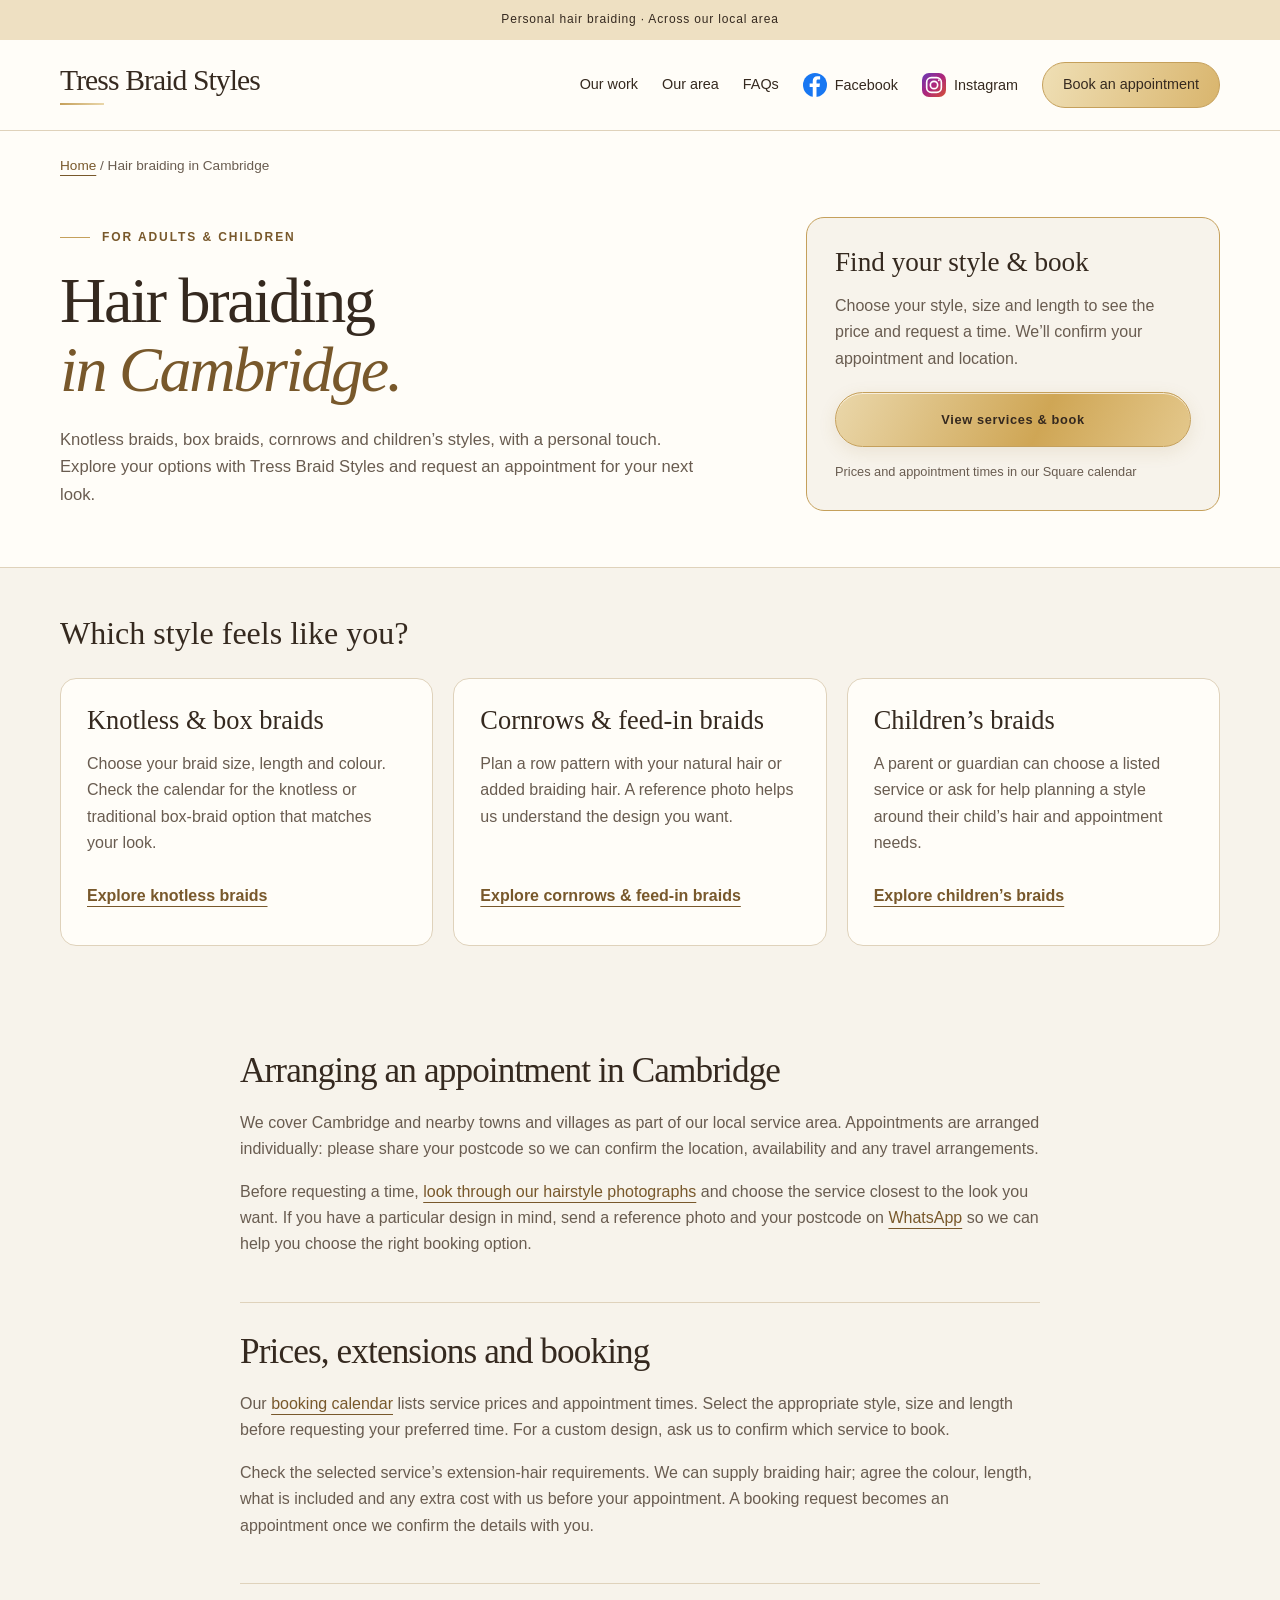
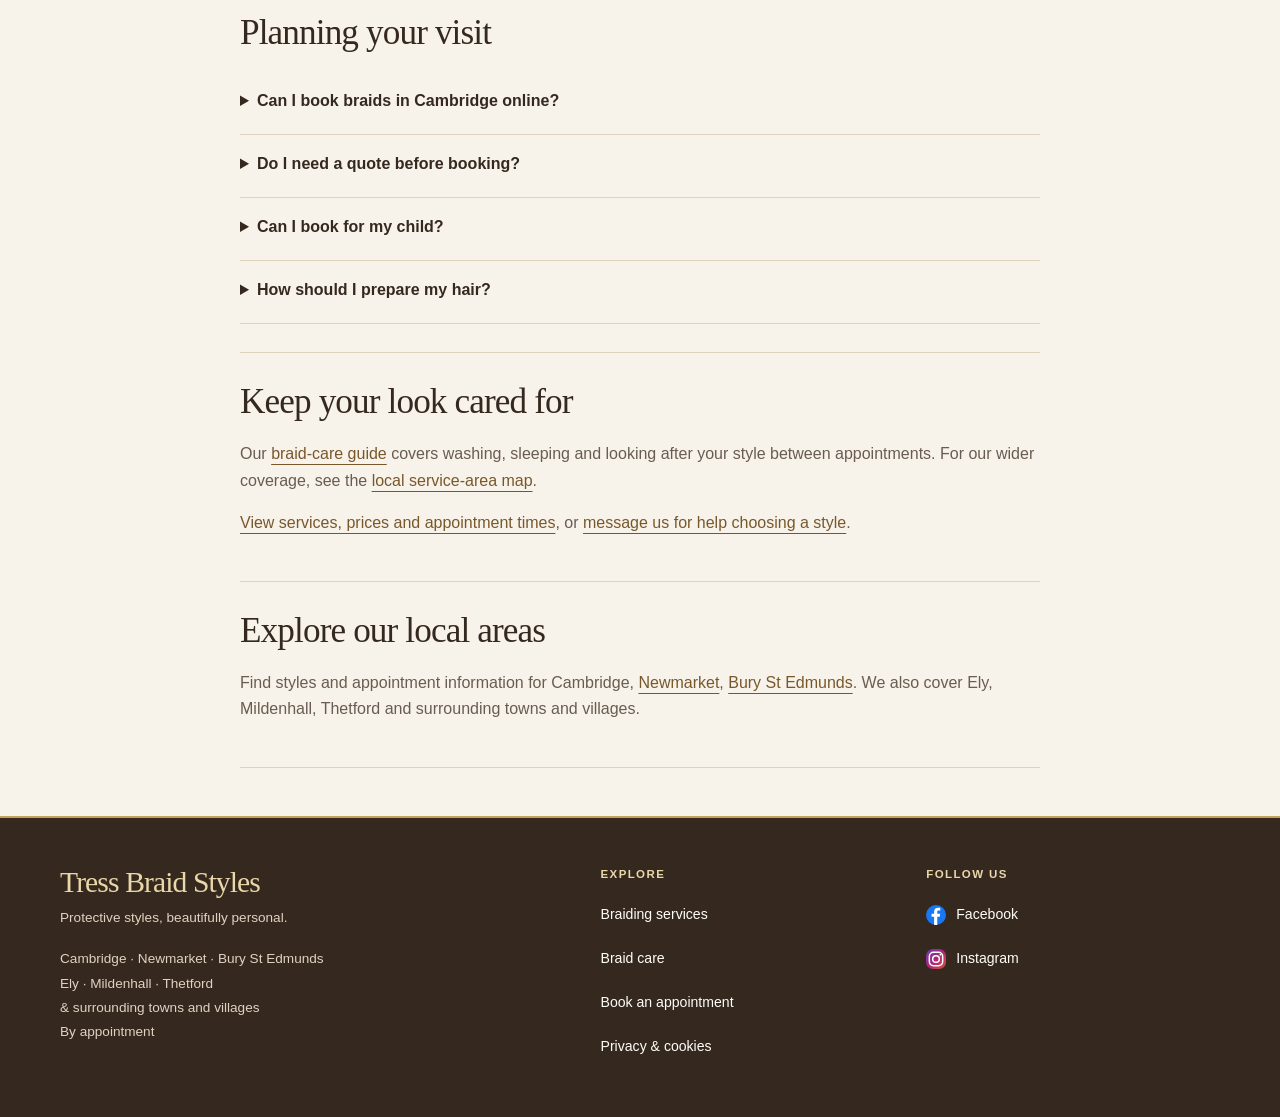
<file: hair-braiding-cambridge.html>
<!doctype html><html lang="en-GB"><head><meta charset="utf-8"><meta name="viewport" content="width=device-width,initial-scale=1"><title>Hair Braiding in Cambridge | Tress Braid Styles</title><meta name="description" content="Hair braiding for adults and children in Cambridge. Explore knotless braids, box braids and cornrows, view prices and request an appointment online."><meta name="robots" content="index,follow,max-image-preview:large"><meta name="theme-color" content="#35291f"><link rel="canonical" href="https://tressbraidstyles.co.uk/hair-braiding-cambridge"><link rel="icon" href="/favicon.svg" type="image/svg+xml"><meta property="og:type" content="website"><meta property="og:locale" content="en_GB"><meta property="og:site_name" content="Tress Braid Styles"><meta property="og:title" content="Hair Braiding in Cambridge | Tress Braid Styles"><meta property="og:description" content="Hair braiding for adults and children in Cambridge. Explore knotless braids, box braids and cornrows, view prices and request an appointment online."><meta property="og:url" content="https://tressbraidstyles.co.uk/hair-braiding-cambridge"><meta name="twitter:card" content="summary"><meta name="twitter:title" content="Hair Braiding in Cambridge | Tress Braid Styles"><meta name="twitter:description" content="Hair braiding for adults and children in Cambridge. Explore knotless braids, box braids and cornrows, view prices and request an appointment online."><style>:root {
  --page-width: 1160px;
  --page-gutter: 24px;
  --section-space: clamp(56px, 6vw, 88px);
  --cream: #f7f3eb;
  --paper: #fffdf8;
  --ink: #35291f;
  --brown: #654632;
  --gold: #c5a05b;
  --gold-light: #ead7aa;
  --gold-button: #cfa655;
  --gold-text: #78582b;
  --muted: #695c50;
  --line: #dfd2bb;
  --beige: #f0e8da;
}
* { box-sizing: border-box; }
[hidden] { display: none !important; }
html { scroll-behavior: smooth; }
body { margin: 0; background: var(--cream); color: var(--ink); font: 1rem/1.65 Arial, Helvetica, sans-serif; }
a { color: inherit; text-underline-offset: 5px; }
:focus-visible { outline: 3px solid var(--gold-text); outline-offset: 5px; }
.footer :focus-visible { outline-color: var(--paper); }
.wrap { width: min(var(--page-width), calc(100% - 2 * var(--page-gutter))); margin-inline: auto; }
.eyebrow { color: var(--gold-text); font-size: .75rem; font-weight: 700; letter-spacing: .16em; text-transform: uppercase; }
.eyebrow { display: inline-flex; align-items: center; gap: 12px; }
.eyebrow::before { content: ''; width: 30px; height: 1px; background: var(--gold); }
.skip { position: absolute; top: -100px; left: 16px; z-index: 5; padding: 12px 20px; background: var(--paper); }
.skip:focus { top: 12px; }
.notice { padding: 10px 18px; background: #eee0c2; color: var(--ink); text-align: center; font-size: .75rem; letter-spacing: .07em; }
header { background: var(--paper); border-bottom: 1px solid var(--line); }
.nav { display: flex; align-items: center; justify-content: space-between; gap: 24px; min-height: 90px; padding-block: 18px; flex-wrap: wrap; }
.brand, .footer-brand { font: 500 1.85rem Georgia, 'Times New Roman', serif; letter-spacing: -.03em; }
.brand { position: relative; text-decoration: none; padding-bottom: 8px; }
.brand::after { content: ''; position: absolute; left: 0; bottom: 0; width: 44px; height: 2px; background: linear-gradient(90deg, var(--gold), var(--gold-light)); }
.nav-links { display: flex; align-items: center; gap: 24px; flex-wrap: wrap; }
.nav-links a { display: inline-flex; align-items: center; min-height: 44px; padding-block: 8px; font-size: .9rem; text-decoration: none; }
.nav-links a:hover { text-decoration: underline; }
.nav-links > a:last-child { padding: 10px 20px; border: 1px solid var(--gold); border-radius: 999px; color: var(--ink); background: linear-gradient(110deg, #efdfb5, #d9b56d); }
.button { display: inline-block; padding: 16px 28px; border: 1px solid var(--gold); border-radius: 999px; background: linear-gradient(115deg, #ead7aa, var(--gold-button) 58%, #e4c88c); color: var(--ink); box-shadow: 0 5px 18px rgba(151,112,42,.12), inset 0 1px rgba(255,253,248,.7); font-size: .8rem; font-weight: 700; text-decoration: none; letter-spacing: .05em; transition: box-shadow .2s; }
.button:hover { box-shadow: 0 7px 22px rgba(151,112,42,.2), inset 0 1px rgba(255,253,248,.7); }
.hero { background: var(--paper); }
.hero-inner { display: grid; grid-template-columns: repeat(2,minmax(0,1fr)); align-items: center; gap: 64px; padding-block: 64px; }
.hero-copy { display: flex; flex-direction: column; justify-content: center; min-width: 0; padding: 0; }
h1, h2, h3 { font-family: Georgia, 'Times New Roman', serif; font-weight: 400; }
.hero h1 { max-width: 100%; margin: 22px 0 28px; font-size: clamp(3rem, 4.8vw, 4.65rem); line-height: 1.06; letter-spacing: -.045em; }
.hero h1 em { display: block; color: var(--gold-text); font-weight: 400; }
.hero-actions { display: flex; flex-wrap: wrap; align-items: center; gap: 14px 24px; }
.secondary-link { display: inline-flex; align-items: center; min-height: 44px; color: var(--gold-text); font-size: .95rem; }
.lead { max-width: 560px; margin: 0 0 30px; color: var(--muted); font-size: 1.04rem; }
.small-note { margin: 24px 0 0; color: var(--muted); font-size: .8rem; }
.hero-carousel { scroll-margin-top: 24px; width: 100%; max-width: 400px; min-width: 0; justify-self: center; align-self: center; padding-block: 28px; }
.carousel-help { display: flex; flex-wrap: wrap; justify-content: space-between; gap: 4px 12px; margin: 0 12px 12px 0; color: var(--gold-text); font-size: .85rem; }
.carousel-help span { font-size: .78rem; color: var(--muted); }
.carousel-track { position: relative; display: grid; grid-auto-flow: column; grid-auto-columns: calc(100% - 38px); gap: 14px; overflow-x: auto; overscroll-behavior-x: contain; scroll-snap-type: x mandatory; scrollbar-width: none; border-radius: 22px 22px 8px 8px; }
.carousel-track::-webkit-scrollbar { display: none; }
.carousel-slide { display: grid; grid-template-rows: minmax(0,1fr) auto; aspect-ratio: 9/16; min-width: 0; margin: 0; overflow: hidden; scroll-snap-align: start; scroll-snap-stop: always; border: 1px solid var(--gold); border-radius: 22px 22px 8px 8px; background: var(--beige); }
.carousel-slide img { display: block; width: 100%; height: 100%; min-height: 0; object-fit: contain; }
.carousel-slide figcaption { padding: 12px 14px; background: var(--paper); color: var(--ink); font-size: .8rem; line-height: 1.45; }
.carousel-navigation { display: flex; align-items: center; justify-content: center; gap: 8px; margin-top: 12px; }
.carousel-arrow { display: inline-flex; align-items: center; justify-content: center; flex-shrink: 0; width: 44px; height: 44px; border: 1px solid var(--gold); border-radius: 50%; background: var(--gold-light); color: var(--ink); font: 1.3rem Arial, sans-serif; cursor: pointer; }
.carousel-arrow:disabled { opacity: .4; cursor: default; }
.carousel-dots { display: flex; flex: 1 1 auto; min-width: 0; max-width: 260px; flex-wrap: wrap; align-items: center; justify-content: center; }
.carousel-dots a { display: grid; place-items: center; width: 26px; height: 44px; text-decoration: none; }
.carousel-dots a::after { content: ''; width: 7px; height: 7px; border: 1px solid var(--gold-text); border-radius: 50%; background: transparent; }
.carousel-dots a[aria-current="true"]::after { background: var(--gold-text); }
.carousel-position { margin: 0; text-align: center; font-size: .8rem; color: var(--muted); }
.section { padding-block: var(--section-space); scroll-margin-top: 24px; }
.section-head { max-width: 680px; margin: 0 auto 42px; text-align: center; }
.section h2 { margin: 16px 0 22px; font-size: clamp(2.4rem, 4vw, 4rem); line-height: 1.12; letter-spacing: -.035em; }
.section-head p, .experience-copy > p { color: var(--muted); }
.services { display: grid; grid-template-columns: repeat(6, 1fr); gap: 20px; }
.card { position: relative; grid-column: span 2; padding: 32px; background: var(--paper); border: 1px solid var(--line); border-radius: 14px; box-shadow: 0 5px 20px rgba(53,41,31,.025); }
.card::before { content: ''; position: absolute; top: -1px; left: 28px; right: 28px; height: 3px; background: linear-gradient(90deg, var(--gold-light), var(--gold), var(--gold-light)); border-radius: 3px; }
.card:nth-child(n+4) { grid-column: span 3; }
.card h3 { margin: 0 0 14px; font-size: 1.85rem; line-height: 1.15; letter-spacing: -.02em; }
.card p { margin: 0 0 16px; color: var(--muted); font-size: .94rem; }
.card a { display: inline-block; min-height: 44px; padding-block: 10px; color: var(--gold-text); text-decoration-color: var(--gold); font-size: .85rem; font-weight: 700; }
.experience { background: var(--paper); border-block: 1px solid var(--line); }
.experience-grid { display: grid; grid-template-columns: repeat(2,minmax(0,1fr)); align-items: start; gap: 64px; }
.steps { border-top: 1px solid var(--line); }
.step { padding-block: 24px; border-bottom: 1px solid var(--line); }
.step strong { font: 400 1.35rem Georgia, serif; }
.step p { margin: 7px 0 0; color: var(--muted); font-size: 1rem; }
.area { background: var(--cream); border-bottom: 1px solid var(--line); }
.area-grid { display: grid; grid-template-columns: repeat(2,minmax(0,1fr)); gap: 64px; }
.area p { color: var(--muted); }
.area-details { align-self: center; border-left: 2px solid var(--gold); padding-left: 28px; }
.area-details strong { color: var(--ink); font-weight: 500; }
.area-note { font-size: .9rem; }
.faq { max-width: 760px; margin-inline: auto; }
.faq details, .area details { border-bottom: 1px solid var(--line); padding-block: 12px; }
.faq summary, .area summary { min-height: 44px; padding-block: 9px; font-size: 1.03rem; cursor: pointer; }
.faq p { color: var(--muted); }
.faq summary::marker, .area summary::marker { color: var(--gold-text); }
.cta { position: relative; background: linear-gradient(120deg, var(--paper), #efe3c9); color: var(--ink); border-block: 1px solid var(--gold); }
.cta-inner { padding-block: var(--section-space); }
.enquiry-layout { display: grid; grid-template-columns: minmax(0,.8fr) minmax(0,1.2fr); align-items: start; gap: 48px; }
.enquiry-layout > * { min-width: 0; }
.cta .eyebrow { color: var(--gold-text); }
.cta h2 { margin: 18px 0 24px; font-size: clamp(2.6rem, 4.5vw, 4.3rem); line-height: 1.08; letter-spacing: -.035em; }
.cta p { color: var(--muted); }
.enquiry-card { padding: 32px; border: 1px solid var(--gold); border-radius: 18px; background: var(--paper); color: var(--ink); box-shadow: 0 14px 40px rgba(95,70,29,.06); }
.enquiry-card label { display: block; margin-bottom: 8px; font-weight: 700; }
.enquiry-card h3 { margin: 0; font: 400 1.8rem Georgia, serif; }
.form-fields { display: grid; grid-template-columns: minmax(0,1fr); gap: 22px; margin-top: 28px; }
.field { min-width: 0; }
.field p { margin: 6px 0 0; }
.enquiry-card input:not([type="file"]), .enquiry-card select { width: 100%; min-width: 0; min-height: 48px; padding: 12px; border: 1px solid #96836c; border-radius: 8px; background: var(--cream); color: var(--ink); font: inherit; }
.enquiry-card input[type="date"] { display: block; max-width: 100%; appearance: none; -webkit-appearance: none; text-align: left; }
.enquiry-card input[type="date"]::-webkit-date-and-time-value { min-height: 1.5em; text-align: left; }
.enquiry-card input[type="date"]::-webkit-datetime-edit { padding: 0; min-width: 0; }
.extra-details { margin-top: 24px; }
.extra-details textarea { margin-top: 10px; }
.cta .enquiry-card p { color: var(--muted); font-size: .9rem; }
.enquiry-card textarea { width: 100%; padding: 16px; border: 1px solid #96836c; border-radius: 10px; background: var(--cream); color: var(--ink); font: inherit; resize: vertical; }
.enquiry-card .button { width: 100%; margin-top: 16px; font: inherit; font-weight: 700; letter-spacing: 0; text-align: center; cursor: pointer; }
.enquiry-card .status { min-height: 1.6em; margin-block: 14px 0; }
.enquiry-card .status:empty { min-height: 0; margin: 0; }
.enquiry-card .contact-link { background: transparent; box-shadow: none; border-color: transparent; color: var(--gold-text); text-decoration: underline; text-underline-offset: 4px; }
.enquiry-card :focus-visible { outline-color: var(--gold-text); }
.photo-attachment { margin-top: 24px; padding-top: 24px; border-top: 1px solid var(--line); }
.photo-attachment label span { font-weight: 400; }
.photo-attachment input[type="file"] { display: block; max-width: 100%; width: 100%; min-height: 44px; color: var(--muted); font: inherit; font-size: .9rem; }
.photo-attachment input::file-selector-button { margin-right: 12px; padding: 12px 18px; border: 1px solid var(--gold); border-radius: 8px; background: var(--cream); color: var(--ink); font: inherit; cursor: pointer; }
.photo-selection { display: flex; gap: 16px; align-items: center; margin-top: 16px; min-width: 0; }
.photo-selection > div { min-width: 0; }
.photo-selection p { overflow-wrap: anywhere; }
#inspiration-preview { width: 88px; height: 110px; object-fit: contain; border: 1px solid var(--line); border-radius: 8px; background: var(--cream); }
.text-button { padding: 10px 0; min-height: 44px; border: 0; background: transparent; color: var(--gold-text); font: inherit; text-decoration: underline; text-underline-offset: 4px; cursor: pointer; }
.photo-send-note { margin-bottom: 0; }
.footer { padding-block: 48px; background: var(--ink); color: var(--paper); border-top: 2px solid var(--gold); }
.footer-brand { color: var(--gold-light); }
.footer-grid { display: flex; align-items: end; justify-content: space-between; gap: 32px; }
.footer p { margin: 8px 0 0; color: #e0d2c0; font-size: .85rem; }
.footer a { display: inline-block; min-height: 44px; padding-block: 10px; font-size: .9rem; }
.social-link { margin-left: 20px; }
@media (max-width: 800px) {
  :root { --page-gutter: 18px; }
  .nav { gap: 8px; min-height: 72px; }
  .brand { font-size: 1.65rem; }
  .nav-links { width: 100%; column-gap: 22px; row-gap: 0; }
  .nav-links a { font-size: .85rem; }
  .hero-carousel { width: calc(100% - 36px); max-width: 400px; padding: 0 0 28px; }
  .section { padding-block: var(--section-space); }
  .section-head { margin-bottom: 30px; }
  .services { grid-template-columns: 1fr; gap: 16px; }
  .card, .card:nth-child(n+4) { grid-column: auto; padding: 26px; }
  .experience-grid, .area-grid, .enquiry-layout { grid-template-columns: 1fr; gap: 32px; }
  .cta-inner { padding-block: var(--section-space); }
  .enquiry-card { padding: 22px; }
  .form-fields { grid-template-columns: minmax(0,1fr); }
  .footer-grid { display: block; }
  .footer-grid > div + div { margin-top: 24px; }
  .social-link { margin-left: 16px; }
}
@media (max-width: 360px) {
  .nav-links { column-gap: 16px; }
  .social-link { display: block !important; margin-left: 0; }
}
@media (prefers-reduced-motion: reduce) {
  html { scroll-behavior: auto; }
  *, *::before, *::after { transition: none !important; animation: none !important; }
}

/* A calm hero, with the full portfolio below. */
.hero-feature { padding: 0; align-self: center; max-width: none; width: 100%; justify-self: stretch; }
.hero-feature img {display:block;width:100%;height:auto;border-radius:24px;}
.work-gallery { padding-block: var(--section-space); }
.work-gallery .hero-carousel { width: 100%; max-width: none; padding: 0; margin: 0; }
.work-gallery .carousel-track {grid-auto-columns:min(78vw,340px);align-items:start;}
.work-gallery .carousel-slide {aspect-ratio:auto;grid-template-rows:auto auto;}
.work-gallery .carousel-slide img {height:auto;object-fit:contain;}

.form-trap { position: absolute; left: -10000px; width: 1px; height: 1px; overflow: hidden; }
.enquiry-card .button:disabled { opacity: .65; cursor: wait; }

.facebook-mark { display: inline-flex; flex: 0 0 auto; align-items: center; justify-content: center; width: 24px; height: 24px; color: #fff; line-height: 0; }
.facebook-mark svg { display: block; width: 24px; height: 24px; }
.nav-links .facebook-nav, .facebook-inline { gap: 8px; }
.facebook-inline { text-decoration-color: #1877f2; }
.facebook-section { padding-block: 0; scroll-margin-top: 24px; }
.facebook-card { display: grid; grid-template-columns: minmax(0,1.25fr) minmax(0,1fr); align-items: center; gap: 48px; padding: 48px; border: 1px solid var(--gold); border-radius: 24px; background: linear-gradient(115deg, var(--paper), #ede3cf); }
.facebook-kicker { display: flex; align-items: center; gap: 10px; color: var(--gold-text); font-size: .75rem; font-weight: 700; letter-spacing: .13em; }
.facebook-card h2 { margin: 20px 0; font-size: clamp(2.2rem, 3.8vw, 3.5rem); line-height: 1.12; letter-spacing: -.035em; }
.facebook-copy > p { max-width: 520px; margin-bottom: 0; color: var(--muted); }
.facebook-action { min-width: 0; text-align: center; padding: 28px; border-radius: 18px; background: rgba(255,253,248,.85); border: 1px solid var(--line); }
.facebook-page-name { margin: 0; font: 400 1.7rem/1.3 Georgia, serif; }
.facebook-handle { margin: 8px 0 24px; color: var(--muted); font-size: .95rem; overflow-wrap: anywhere; }
.facebook-button { background: #1769d2; color: #fff; border-color: #1769d2; box-shadow: none; letter-spacing: 0; }
.facebook-button:hover { background: #1256af; box-shadow: 0 6px 16px rgba(23,105,210,.18); }
.facebook-note { margin: 18px 0 0; color: var(--muted); font-size: .78rem; }
@media(max-width:800px) { .facebook-card { grid-template-columns: minmax(0,1fr); padding: 28px 22px; gap: 28px; } .facebook-section { padding-block: 0; } .facebook-action { padding: 24px 16px; } }

.instagram-mark { display: inline-flex; align-items: center; justify-content: center; width: 24px; height: 24px; flex: 0 0 auto; border-radius: 7px; background: linear-gradient(135deg,#673ab7,#ad267c,#d55235); color: #fff; }
.instagram-mark svg { display: block; width: 22px; height: 22px; stroke: currentColor; stroke-width: 1.8; }
.nav-links .instagram-nav, .instagram-inline { gap: 8px; }
.instagram-inline { text-decoration-color: #a12b87; }
.hero-socials { display: flex; flex-wrap: wrap; gap: 8px 24px; width: 100%; }
.facebook-card { grid-template-columns: minmax(0,.9fr) minmax(0,1.4fr); gap: 32px; padding: 40px; }
.social-platforms { display: grid; grid-template-columns: repeat(2,minmax(0,1fr)); gap: 16px; min-width: 0; }
.social-platforms .facebook-action { padding: 24px 16px; }
.platform-label { display: flex; align-items: center; justify-content: center; gap: 8px; margin-bottom: 20px; font-weight: 700; }
.social-platforms .facebook-page-name { font-size: 1.45rem; }
.social-platforms .button { padding: 14px 18px; }
.instagram-button { background: linear-gradient(115deg,#7536a8,#ad267c); border-color: #873096; color: #fff; box-shadow: none; letter-spacing: 0; }
.instagram-button:hover { box-shadow: 0 6px 16px rgba(117,54,168,.2); }
.footer-grid > div:last-child { max-width: 650px; }
@media(max-width:1000px) { .facebook-card { grid-template-columns: minmax(0,1fr); } }
@media(max-width:600px) { .social-platforms { grid-template-columns: minmax(0,1fr); } .facebook-card { padding: 28px 22px; gap: 28px; } .social-platforms .facebook-action { padding: 24px 16px; } }
.social-label-text { display: block; line-height: 24px; }
.facebook-nav, .instagram-nav, .platform-label { white-space: nowrap; }
.nav-socials { display: flex; align-items: center; gap: 24px; }
@media(max-width:800px) { .nav-socials { order: 2; width: 100%; gap: 22px; } .nav-links > a[href="#booking"] { order: 1; } }

.enquiry-layout { width: min(900px,calc(100% - 2 * var(--page-gutter))); grid-template-columns: minmax(0,1fr); gap: 32px; }
.enquiry-intro { width: min(100%,760px); margin-inline: auto; text-align: center; }
.enquiry-intro .eyebrow { justify-content: center; }
.cta .enquiry-intro h2 { margin: 16px 0; font-size: clamp(2.4rem,4vw,3.5rem); }
.enquiry-intro p { max-width: 570px; margin: 0 auto; }
.form-fields { grid-template-columns: repeat(2,minmax(0,1fr)); gap: 20px 24px; margin-top: 24px; }
.enquiry-card { padding: 32px 36px; }
.enquiry-card h3 { font-size: 1.6rem; }
.enquiry-card h3 + p { margin: 6px 0 0; }
.enquiry-card label { margin-bottom: 6px; font-size: .92rem; }
.enquiry-card .field p { font-size: .8rem; }
.enquiry-options { margin-top: 24px; border-block: 1px solid var(--line); }
.enquiry-options summary { min-height: 48px; padding-block: 14px; cursor: pointer; font-weight: 700; font-size: .95rem; }
.enquiry-options summary::marker { color: var(--gold-text); }
.enquiry-options summary span { color: var(--muted); font-weight: 400; }
.enquiry-options .photo-attachment { margin-top: 0; padding-top: 12px; border-top: 0; }
.enquiry-options .extra-details { margin: 20px 0 24px; }
.enquiry-card #request-enquiry { display: block; max-width: 340px; margin: 24px auto 0; }
.enquiry-card .contact-link { display: block; width: fit-content; max-width: 100%; margin: 8px auto 0; padding: 10px 12px; font-size: .9rem; }
.cta .enquiry-card .enquiry-footnote { margin: 12px 0 0; text-align: center; font-size: .78rem; }
@media(max-width:600px) { .enquiry-layout { gap: 24px; } .enquiry-card { padding: 24px 20px; } .form-fields { grid-template-columns: minmax(0,1fr); gap: 18px; } .enquiry-card #request-enquiry { max-width: none; } }

.enquiry-socials { margin-top: 16px; text-align: center; }
.cta .enquiry-card .enquiry-socials p { margin: 0; font-size: .85rem; }
.enquiry-social-links { display: flex; flex-wrap: wrap; justify-content: center; gap: 8px 24px; }
.enquiry-card .enquiry-social-links .contact-link { display: inline-flex; align-items: center; gap: 5px; min-height: 44px; margin: 0; padding: 8px 0; font-weight: 700; }
.enquiry-privacy { margin-top: 20px; border-top: 1px solid var(--line); scroll-margin-top: 24px; }
.enquiry-privacy summary { min-height: 44px; padding: 12px 0 0; color: var(--muted); font-size: .82rem; cursor: pointer; }
.enquiry-privacy summary::marker { color: var(--gold-text); }
.cta .enquiry-card .enquiry-privacy p { margin: 12px 0 0; font-size: .82rem; line-height: 1.65; }
.hero-image-note { margin: 10px 0 0; color: var(--muted); font-size: .72rem; text-align: center; }
@media(min-width:1000px) { .work-gallery .carousel-track { grid-auto-columns: calc((100% - 42px)/4); } }

.carousel-help { margin-right: 0; }
#about .section-head { margin-bottom: 0; }
.footer-grid > div:last-child { display: flex; flex-wrap: wrap; align-items: center; gap: 0 20px; }
.footer-grid > div:last-child > p { flex-basis: 100%; }
.footer .social-link { margin-left: 0; }
@media(min-width:801px) and (max-width:1100px) { .hero-inner { gap: 36px; } .experience-grid, .area-grid { gap: 40px; } .nav-links, .nav-socials { gap: 18px; } }
@media(max-width:900px) { .hero-inner { grid-template-columns: minmax(0,1fr); gap: 36px; padding-block: 48px; } .hero-feature { justify-self: center; max-width: 440px; } .hero h1 { font-size: clamp(2.75rem,7.5vw,4.5rem); } }
@media(max-width:600px) { .hero-inner { padding-block: 36px; gap: 28px; } .hero-feature { max-width: 400px; } .hero h1 { margin-block: 18px 22px; } .hero .lead { margin-bottom: 24px; } }

.nav-links > a[aria-current="page"] { color:var(--gold-text); text-decoration:underline; }
.wig-intro {background:var(--beige);border-block:1px solid var(--line);}
.wig-intro-inner {display:grid;grid-template-columns:minmax(0,1.3fr) minmax(0,.7fr);gap:56px;align-items:center;padding-block:48px;}
.wig-intro h2 {font-size:clamp(2rem,3.5vw,3.2rem);line-height:1.12;margin:14px 0 18px;letter-spacing:-.03em;}
.wig-intro p {max-width:600px;color:var(--muted);margin:0 0 24px;}
.wig-intro-photos {display:grid;grid-template-columns:1fr 1fr;gap:12px;}
.wig-intro-photos img {width:100%;height:auto;aspect-ratio:4/5;object-fit:cover;border-radius:70px 70px 14px 14px;display:block;}
.wig-intro-photos img:last-child {margin-top:28px;}
@media(min-width:801px) and (max-width:1200px){.nav {gap:14px}.nav-links,.nav-socials {gap:14px}.nav-links a {font-size:.83rem}.brand{font-size:1.7rem}}
@media(max-width:600px){.wig-intro-inner{grid-template-columns:1fr;gap:28px;padding-block:36px}.wig-intro-photos{max-width:360px;margin-inline:auto;width:100%}.wig-intro-photos img{aspect-ratio:1/1}.nav-links{column-gap:18px}}

.wig-choice{padding:14px 18px;border:1px solid var(--gold);border-radius:12px;background:var(--beige);font-weight:700;}

/* Shared navigation and footer layout. */
.footer-grid { display:grid; grid-template-columns:minmax(0,1fr) minmax(0,1.3fr); align-items:start; gap:64px; }
.footer .footer-grid > .footer-sections { display:grid; grid-template-columns:repeat(2,minmax(0,1fr)); align-items:start; gap:32px; max-width:none; }
.footer-group { min-width:0; }
.footer-group h2 { margin:0 0 10px; color:var(--gold-light); font:700 .72rem/1.5 Arial,sans-serif; letter-spacing:.12em; text-transform:uppercase; }
.footer-group-links { display:flex; flex-direction:column; align-items:flex-start; }
.footer-group-links a { display:inline-flex; align-items:center; gap:10px; min-height:44px; margin:0; padding:8px 0; font-size:.88rem; text-decoration:none; }
.footer-group-links a:hover { text-decoration:underline; }
.footer-group-links .facebook-mark,.footer-group-links .instagram-mark { width:20px; height:20px; flex-shrink:0; }
.footer .footer-location { margin-top:18px; line-height:1.8; }
@media(max-width:1000px) {
 .nav { display:grid; grid-template-columns:minmax(0,1fr) auto; gap:14px; min-height:78px; padding-block:16px; align-items:center; }
 .nav .brand { font-size:clamp(1.18rem,5.3vw,1.65rem); width:fit-content; min-width:0; white-space:nowrap; }
 .nav .nav-links { grid-column:1/-1; display:grid; grid-template-columns:repeat(2,minmax(0,1fr)); gap:4px 16px; width:100%; padding-top:12px; border-top:1px solid var(--line); }
 .nav .nav-links > a { justify-content:flex-start; min-height:46px; padding:10px 0; font-size:.92rem; }
 .nav .nav-links > a:last-child { grid-column:1/-1; order:1; justify-content:center; margin-block:8px; padding:12px 20px; }
 .nav .nav-socials { grid-column:1/-1; order:2; display:grid; grid-template-columns:repeat(2,minmax(0,1fr)); gap:16px; width:100%; border-top:1px solid var(--line); padding-top:8px; }
 .nav .nav-socials a { min-height:44px; padding-block:8px; font-size:.85rem; }
 .footer { padding-block:36px; }
 .footer-grid { grid-template-columns:minmax(0,1fr); gap:28px; }
 .footer-grid > div + div { margin-top:0; }
 .footer .footer-grid > .footer-sections { grid-template-columns:repeat(2,minmax(0,1fr)); gap:24px; padding-top:24px; border-top:1px solid rgba(234,215,170,.25); }
 .footer-brand { font-size:1.7rem; }
 .footer p { font-size:.82rem; }
 .footer .footer-location { margin-top:12px; }
 .footer-group-links a { font-size:.84rem; }
}


@media(max-width:1000px) {
 .nav { grid-template-columns:minmax(0,1fr); gap:12px; padding-block:18px; }
 .nav .brand { justify-self:center; font-size:1.65rem; }
 .nav .brand::after { left:50%; transform:translateX(-50%); }
 .nav .nav-links { display:grid; grid-template-columns:repeat(3,minmax(0,1fr)); gap:4px 10px; padding-top:10px; }
 .nav .nav-links > a { justify-content:center; text-align:center; min-height:44px; padding:10px 4px; font-size:.83rem; }
 .nav .nav-links > a:last-child { grid-column:auto; order:0; margin:0; padding:10px 8px; }
 .nav .nav-socials { grid-column:1/-1; grid-template-columns:repeat(2,minmax(0,1fr)); justify-items:center; gap:10px; padding-top:8px; margin-top:8px; }
 .nav .nav-socials a { font-size:.82rem; }
}


.products-intro { background:var(--paper); border-bottom:1px solid var(--line); }
.products-intro-inner { display:grid; grid-template-columns:minmax(0,.85fr) minmax(0,1.4fr); gap:48px; align-items:center; padding-block:48px; }
.products-intro-copy h2 { margin:14px 0 18px; font-size:clamp(2rem,3.3vw,3rem); line-height:1.12; letter-spacing:-.03em; }
.products-intro-copy > p { max-width:400px; margin:0 0 24px; color:var(--muted); }
.products-intro-copy .products-intro-note { margin:14px 0 0; font-size:.75rem; }
.mini-products { display:grid; grid-template-columns:repeat(3,minmax(0,1fr)); gap:16px; min-width:0; }
.mini-product { display:flex; flex-direction:column; min-width:0; overflow:hidden; border:1px solid var(--line); border-radius:14px; background:var(--paper); text-decoration:none; }
.mini-product:hover { border-color:var(--gold); }
.mini-product-image { aspect-ratio:1; padding:16px; background:#fff; border-bottom:1px solid var(--line); }
.mini-product-image img { display:block; width:100%; height:100%; object-fit:contain; }
.mini-product-copy { display:flex; flex-direction:column; flex:1; padding:16px; }
.mini-product-brand { font-size:.62rem; font-weight:700; letter-spacing:.08em; text-transform:uppercase; color:var(--gold-text); }
.mini-product h3 { flex:1; margin:7px 0 12px; font-size:1.22rem; line-height:1.2; }
.mini-product-price { font:1.35rem Georgia,serif; }
@media(max-width:900px) { .products-intro-inner { grid-template-columns:minmax(0,1fr); gap:28px; } .products-intro-copy > p{max-width:560px}.mini-products{width:100%;max-width:650px} }
@media(max-width:600px) { .products-intro-inner { padding-block:36px; gap:24px; }.mini-products{gap:10px}.mini-product-image{padding:10px}.mini-product-copy{padding:12px 9px}.mini-product h3{font-size:.94rem;margin:7px 0 10px}.mini-product-price{font-size:1.18rem}.mini-product-brand{font-size:.57rem;letter-spacing:.04em} }


.service-breadcrumb { padding-top:24px; color:var(--muted); font-size:.85rem; }
.service-breadcrumb a { color:var(--gold-text); }
.service-hero { background:var(--paper); border-bottom:1px solid var(--line); }
.service-hero-grid { display:grid; grid-template-columns:minmax(0,1.25fr) minmax(280px,.75fr); gap:56px; align-items:center; padding-block:40px 56px; }
.service-hero h1 { margin:18px 0 22px; font-size:clamp(2.6rem,5vw,4.3rem); line-height:1.08; letter-spacing:-.035em; }
.service-hero h1 em { color:var(--gold-text); font-weight:400; }
.service-hero .lead { margin:0; max-width:650px; }
.service-quote { border:1px solid var(--gold); border-radius:18px; padding:28px; background:var(--cream); }
.service-quote h2 { margin:0 0 14px; font:400 1.7rem Georgia,serif; line-height:1.2; }
.service-quote p { color:var(--muted); margin:0 0 20px; }
.service-quote .button { width:100%; text-align:center; }
.service-quote .service-note { font-size:.8rem; margin:14px 0 0; }
.service-content { max-width:800px; padding-block:48px 20px; }
.service-content section { padding-bottom:28px; margin-bottom:28px; border-bottom:1px solid var(--line); }
.service-content h2 { font:400 clamp(1.7rem,3vw,2.2rem)/1.2 Georgia,serif; margin:0 0 18px; letter-spacing:-.025em; }
.service-content p { color:var(--muted); margin:0 0 16px; }
.service-content a { color:var(--gold-text); }
.service-faq details { padding-block:16px; border-bottom:1px solid var(--line); }
.service-faq summary { cursor:pointer; font-weight:700; min-height:30px; }
.service-faq details p { margin:14px 0 0; }
.service-related { padding-block:20px 56px; }
.service-related h2 { font:400 2rem Georgia,serif; }
.braid-service-grid { display:grid; grid-template-columns:repeat(3,minmax(0,1fr)); gap:20px; }
.braid-service-card { display:flex; flex-direction:column; padding:26px; border:1px solid var(--line); border-radius:16px; background:var(--paper); }
.braid-service-card h3 { font:400 1.65rem/1.2 Georgia,serif; margin:0 0 14px; }
.braid-service-card p { flex:1; color:var(--muted); margin:0 0 18px; }
.braid-service-card a { color:var(--gold-text); font-weight:700; min-height:44px; display:inline-flex; align-items:center; }
.braid-services { padding-block:12px 52px; }
.braid-services h2 { margin:14px 0 28px; font:400 clamp(2rem,4vw,2.8rem)/1.15 Georgia,serif; }
@media(max-width:800px) { .service-hero-grid { grid-template-columns:1fr; gap:28px; padding-block:32px 40px; } .service-quote { max-width:600px; } .braid-service-grid { grid-template-columns:1fr; gap:14px; } .braid-service-card { padding:22px; } .service-content { padding-top:36px; } }
.service-hero h1 em { display:block; }
</style><script type="application/ld+json">
{
  "@context": "https://schema.org",
  "@graph": [
    {
      "@type": "Organization",
      "@id": "https://tressbraidstyles.co.uk/#business",
      "name": "Tress Braid Styles",
      "url": "https://tressbraidstyles.co.uk/",
      "areaServed": [
        {
          "@type": "Place",
          "name": "Cambridge"
        },
        {
          "@type": "Place",
          "name": "Newmarket"
        },
        {
          "@type": "Place",
          "name": "Bury St Edmunds"
        },
        {
          "@type": "Place",
          "name": "Ely"
        },
        {
          "@type": "Place",
          "name": "Mildenhall"
        },
        {
          "@type": "Place",
          "name": "Thetford"
        },
        {
          "@type": "Place",
          "name": "Surrounding towns and villages"
        }
      ],
      "sameAs": [
        "https://www.facebook.com/tressbraidstyles",
        "https://www.instagram.com/tress_braidstyles/"
      ],
      "description": "Personal hair braiding across Cambridge, Newmarket, Bury St Edmunds, Ely, Mildenhall, Thetford and surrounding towns and villages, with wigs for sale and haircare products."
    },
    {
      "@type": "WebPage",
      "@id": "https://tressbraidstyles.co.uk/hair-braiding-cambridge#webpage",
      "url": "https://tressbraidstyles.co.uk/hair-braiding-cambridge",
      "name": "Hair Braiding in Cambridge | Tress Braid Styles",
      "description": "Hair braiding for adults and children in Cambridge. Explore knotless braids, box braids and cornrows, view prices and request an appointment online.",
      "inLanguage": "en-GB",
      "dateModified": "2026-10-31",
      "mainEntity": {
        "@id": "https://tressbraidstyles.co.uk/hair-braiding-cambridge#service"
      },
      "breadcrumb": {
        "@id": "https://tressbraidstyles.co.uk/hair-braiding-cambridge#breadcrumb"
      }
    },
    {
      "@type": "Service",
      "@id": "https://tressbraidstyles.co.uk/hair-braiding-cambridge#service",
      "name": "Hair braiding in Cambridge",
      "serviceType": "Hair braiding",
      "description": "Hair braiding for adults and children in Cambridge. Explore knotless braids, box braids and cornrows, view prices and request an appointment online.",
      "url": "https://tressbraidstyles.co.uk/hair-braiding-cambridge",
      "provider": {
        "@id": "https://tressbraidstyles.co.uk/#business"
      },
      "areaServed": {
        "@type": "City",
        "name": "Cambridge",
        "containedInPlace": {
          "@type": "Country",
          "name": "United Kingdom"
        }
      }
    },
    {
      "@type": "BreadcrumbList",
      "@id": "https://tressbraidstyles.co.uk/hair-braiding-cambridge#breadcrumb",
      "itemListElement": [
        {
          "@type": "ListItem",
          "position": 1,
          "name": "Home",
          "item": "https://tressbraidstyles.co.uk/"
        },
        {
          "@type": "ListItem",
          "position": 2,
          "name": "Hair braiding in Cambridge",
          "item": "https://tressbraidstyles.co.uk/hair-braiding-cambridge"
        }
      ]
    }
  ]
}
</script><link rel="stylesheet" href="/site-consent.css"><script src="/site-config.js?v=1516526650496709" defer></script><script src="/site-consent.js" defer></script><link rel="stylesheet" href="/site-navigation.css?v=20261030-menu"><script src="/site-navigation.js?v=20261030-menu" defer></script><meta property="og:image" content="https://tressbraidstyles.co.uk/gallery-highlighted-braids.webp"><meta property="og:image:alt" content="Long braids with golden and brown highlights"><meta name="twitter:image" content="https://tressbraidstyles.co.uk/gallery-highlighted-braids.webp"></head><body><a class="skip" href="#main">Skip to content</a><div class="notice">Personal hair braiding · Across our local area</div><header><nav class="nav wrap" aria-label="Main navigation"><a class="brand" href="/#main" aria-label="Tress Braid Styles — home">Tress Braid Styles</a><button class="menu-toggle" type="button" aria-expanded="false" aria-controls="primary-navigation" hidden><svg class="menu-open-icon" viewBox="0 0 24 24" fill="none" stroke="currentColor" stroke-width="1.8" stroke-linecap="round" aria-hidden="true"><path d="M4 6h16M4 12h16M4 18h16"/></svg><svg class="menu-close-icon" viewBox="0 0 24 24" fill="none" stroke="currentColor" stroke-width="1.8" stroke-linecap="round" aria-hidden="true"><path d="m6 6 12 12M18 6 6 18"/></svg><span>Menu</span></button><div class="nav-links" id="primary-navigation"><a href="/#portfolio">Our work</a><a href="/#area">Our area</a><a href="/#faq">FAQs</a><div class="nav-socials"><a class="facebook-nav" href="https://www.facebook.com/tressbraidstyles" target="_blank" rel="noopener noreferrer"><span class="facebook-mark" aria-hidden="true"><svg viewBox="0 0 24 24" fill="none"><circle cx="12" cy="12" r="12" fill="#1877f2"/><path d="M13.5 24V14h3l.45-3.5H13.5V8.3c0-1 .3-1.7 1.75-1.7h1.9V3.5c-.33-.05-1.46-.14-2.78-.14-2.75 0-4.63 1.68-4.63 4.76v2.38H6.65V14h3.09v10h3.76Z" fill="#fff"/></svg></span><span class="social-label-text">Facebook</span></a><a class="instagram-nav" href="https://www.instagram.com/tress_braidstyles/" target="_blank" rel="noopener noreferrer"><span class="instagram-mark" aria-hidden="true"><svg viewBox="0 0 24 24" fill="none"><rect x="4" y="4" width="16" height="16" rx="5"/><circle cx="12" cy="12" r="4"/><circle cx="17.3" cy="6.8" r="1" fill="currentColor" stroke="none"/></svg></span><span class="social-label-text">Instagram</span></a></div><a href="/#booking">Book an appointment</a></div></nav></header><main id="main">
<section class="service-hero"><nav class="service-breadcrumb wrap" aria-label="Breadcrumb"><a href="/">Home</a> / Hair braiding in Cambridge</nav><div class="service-hero-grid wrap"><div><div class="eyebrow">For adults &amp; children</div><h1>Hair braiding <em>in Cambridge.</em></h1><p class="lead">Knotless braids, box braids, cornrows and children’s styles, with a personal touch. Explore your options with Tress Braid Styles and request an appointment for your next look.</p></div><aside class="service-quote" aria-label="Book a braiding appointment"><h2>Find your style &amp; book</h2><p>Choose your style, size and length to see the price and request a time. We’ll confirm your appointment and location.</p><a class="button" href="https://squareup.com/appointments/book/L8SFJ10GG1WTJ">View services &amp; book</a><p class="service-note">Prices and appointment times in our Square calendar</p></aside></div></section>
<section class="service-related wrap" aria-labelledby="cambridge-styles-title"><h2 id="cambridge-styles-title">Which style feels like you?</h2><div class="braid-service-grid"><article class="braid-service-card"><h3>Knotless &amp; box braids</h3><p>Choose your braid size, length and colour. Check the calendar for the knotless or traditional box-braid option that matches your look.</p><a href="/knotless-braids-newmarket">Explore knotless braids</a></article><article class="braid-service-card"><h3>Cornrows &amp; feed-in braids</h3><p>Plan a row pattern with your natural hair or added braiding hair. A reference photo helps us understand the design you want.</p><a href="/cornrows-newmarket">Explore cornrows &amp; feed-in braids</a></article><article class="braid-service-card"><h3>Children’s braids</h3><p>A parent or guardian can choose a listed service or ask for help planning a style around their child’s hair and appointment needs.</p><a href="/childrens-braids-newmarket">Explore children’s braids</a></article></div></section>
<div class="service-content wrap">
<section><h2>Arranging an appointment in Cambridge</h2><p>We cover Cambridge and nearby towns and villages as part of our local service area. Appointments are arranged individually: please share your postcode so we can confirm the location, availability and any travel arrangements.</p><p>Before requesting a time, <a href="/#portfolio">look through our hairstyle photographs</a> and choose the service closest to the look you want. If you have a particular design in mind, send a reference photo and your postcode on <a href="https://wa.me/447901368390">WhatsApp</a> so we can help you choose the right booking option.</p></section>
<section><h2>Prices, extensions and booking</h2><p>Our <a href="https://squareup.com/appointments/book/L8SFJ10GG1WTJ">booking calendar</a> lists service prices and appointment times. Select the appropriate style, size and length before requesting your preferred time. For a custom design, ask us to confirm which service to book.</p><p>Check the selected service’s extension-hair requirements. We can supply braiding hair; agree the colour, length, what is included and any extra cost with us before your appointment. A booking request becomes an appointment once we confirm the details with you.</p></section>
<section class="service-faq" aria-labelledby="cambridge-faq-title"><h2 id="cambridge-faq-title">Planning your visit</h2><details><summary>Can I book braids in Cambridge online?</summary><p>Yes. View services and prices in our Square booking calendar and request a time. Share your postcode with us so we can agree the appointment location and any travel arrangements before confirming.</p></details><details><summary>Do I need a quote before booking?</summary><p>Listed styles already have prices in the calendar. You can choose a service and request a time directly. WhatsApp is there if you need help matching a photo to a service or arranging a custom style.</p></details><details><summary>Can I book for my child?</summary><p>Yes. A parent or guardian should book using their own contact details. Let us know your child’s age and preferred style if you need help selecting a service. For siblings, book the appropriate service for each child and ask us about appointments together.</p></details><details><summary>How should I prepare my hair?</summary><p>Please have your hair washed, detangled and blow-dried before the appointment. Check any extension-hair instructions for your chosen service, and ask beforehand if you need help with preparation.</p></details></section>
<section><h2>Keep your look cared for</h2><p>Our <a href="/braid-care">braid-care guide</a> covers washing, sleeping and looking after your style between appointments. For our wider coverage, see the <a href="/#area">local service-area map</a>.</p><p><a href="https://squareup.com/appointments/book/L8SFJ10GG1WTJ">View services, prices and appointment times</a>, or <a href="https://wa.me/447901368390">message us for help choosing a style</a>.</p></section>
<section class="local-guides"><h2>Explore our local areas</h2><p>Find styles and appointment information for Cambridge, <a href="/hair-braiding-newmarket">Newmarket</a>, <a href="/hair-braiding-bury-st-edmunds">Bury St Edmunds</a>. We also cover Ely, Mildenhall, Thetford and surrounding towns and villages.</p></section></div></main><footer class="footer"><div class="footer-grid wrap"><div><div class="footer-brand">Tress Braid Styles</div><p>Protective styles, beautifully personal.</p><p class="footer-location">Cambridge · Newmarket · Bury St Edmunds<br>Ely · Mildenhall · Thetford<br>&amp; surrounding towns and villages<br>By appointment</p></div><div class="footer-sections"><div class="footer-group"><h2>Explore</h2><div class="footer-group-links"><a href="/#braid-services">Braiding services</a><a href="/braid-care">Braid care</a><a href="/#booking">Book an appointment</a><a href="/privacy">Privacy &amp; cookies</a></div></div><div class="footer-group"><h2>Follow us</h2><div class="footer-group-links"><a href="https://www.facebook.com/tressbraidstyles" target="_blank" rel="noopener noreferrer"><span class="facebook-mark" aria-hidden="true"><svg viewBox="0 0 24 24" fill="none"><circle cx="12" cy="12" r="12" fill="#1877f2"/><path d="M13.5 24V14h3l.45-3.5H13.5V8.3c0-1 .3-1.7 1.75-1.7h1.9V3.5c-.33-.05-1.46-.14-2.78-.14-2.75 0-4.63 1.68-4.63 4.76v2.38H6.65V14h3.09v10h3.76Z" fill="#fff"/></svg></span><span>Facebook</span></a><a href="https://www.instagram.com/tress_braidstyles/" target="_blank" rel="noopener noreferrer"><span class="instagram-mark" aria-hidden="true"><svg viewBox="0 0 24 24" fill="none"><rect x="4" y="4" width="16" height="16" rx="5"/><circle cx="12" cy="12" r="4"/><circle cx="17.3" cy="6.8" r="1" fill="currentColor" stroke="none"/></svg></span><span>Instagram</span></a></div></div></div></footer></body></html>
</file>
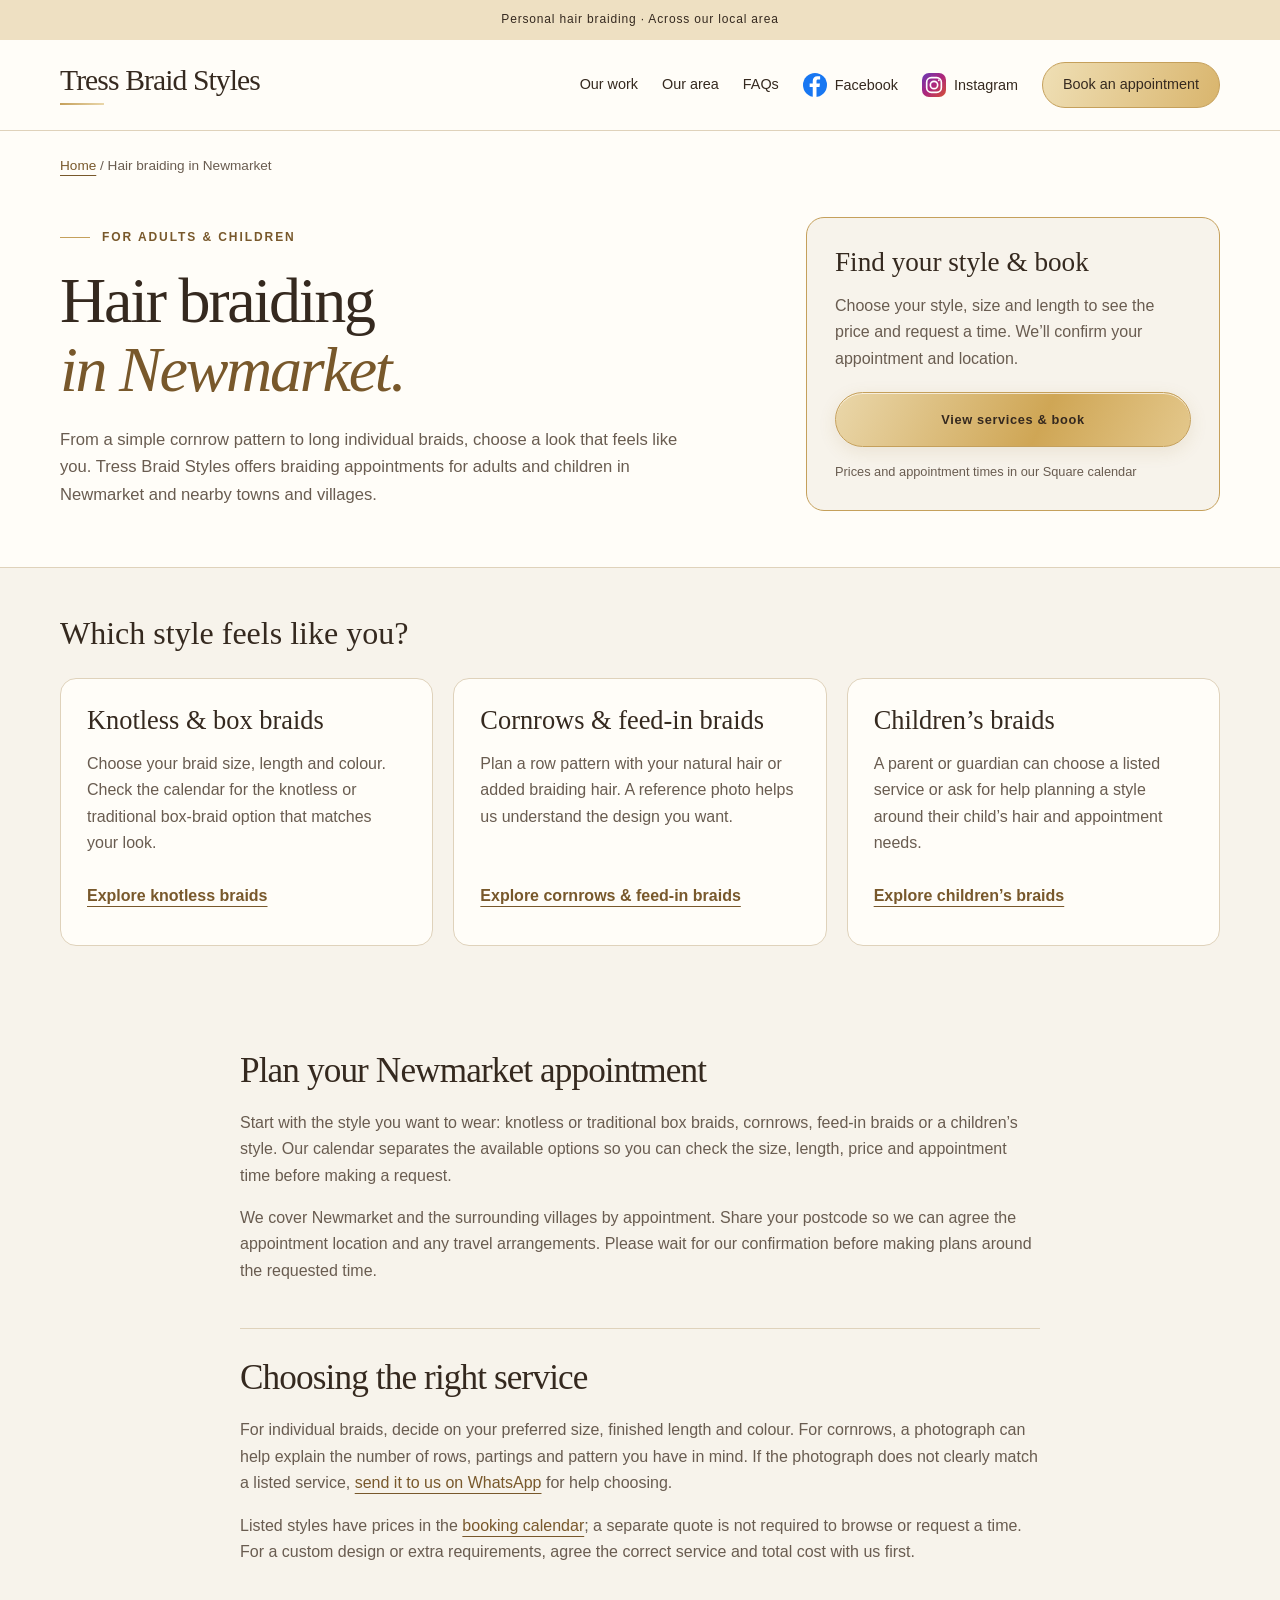
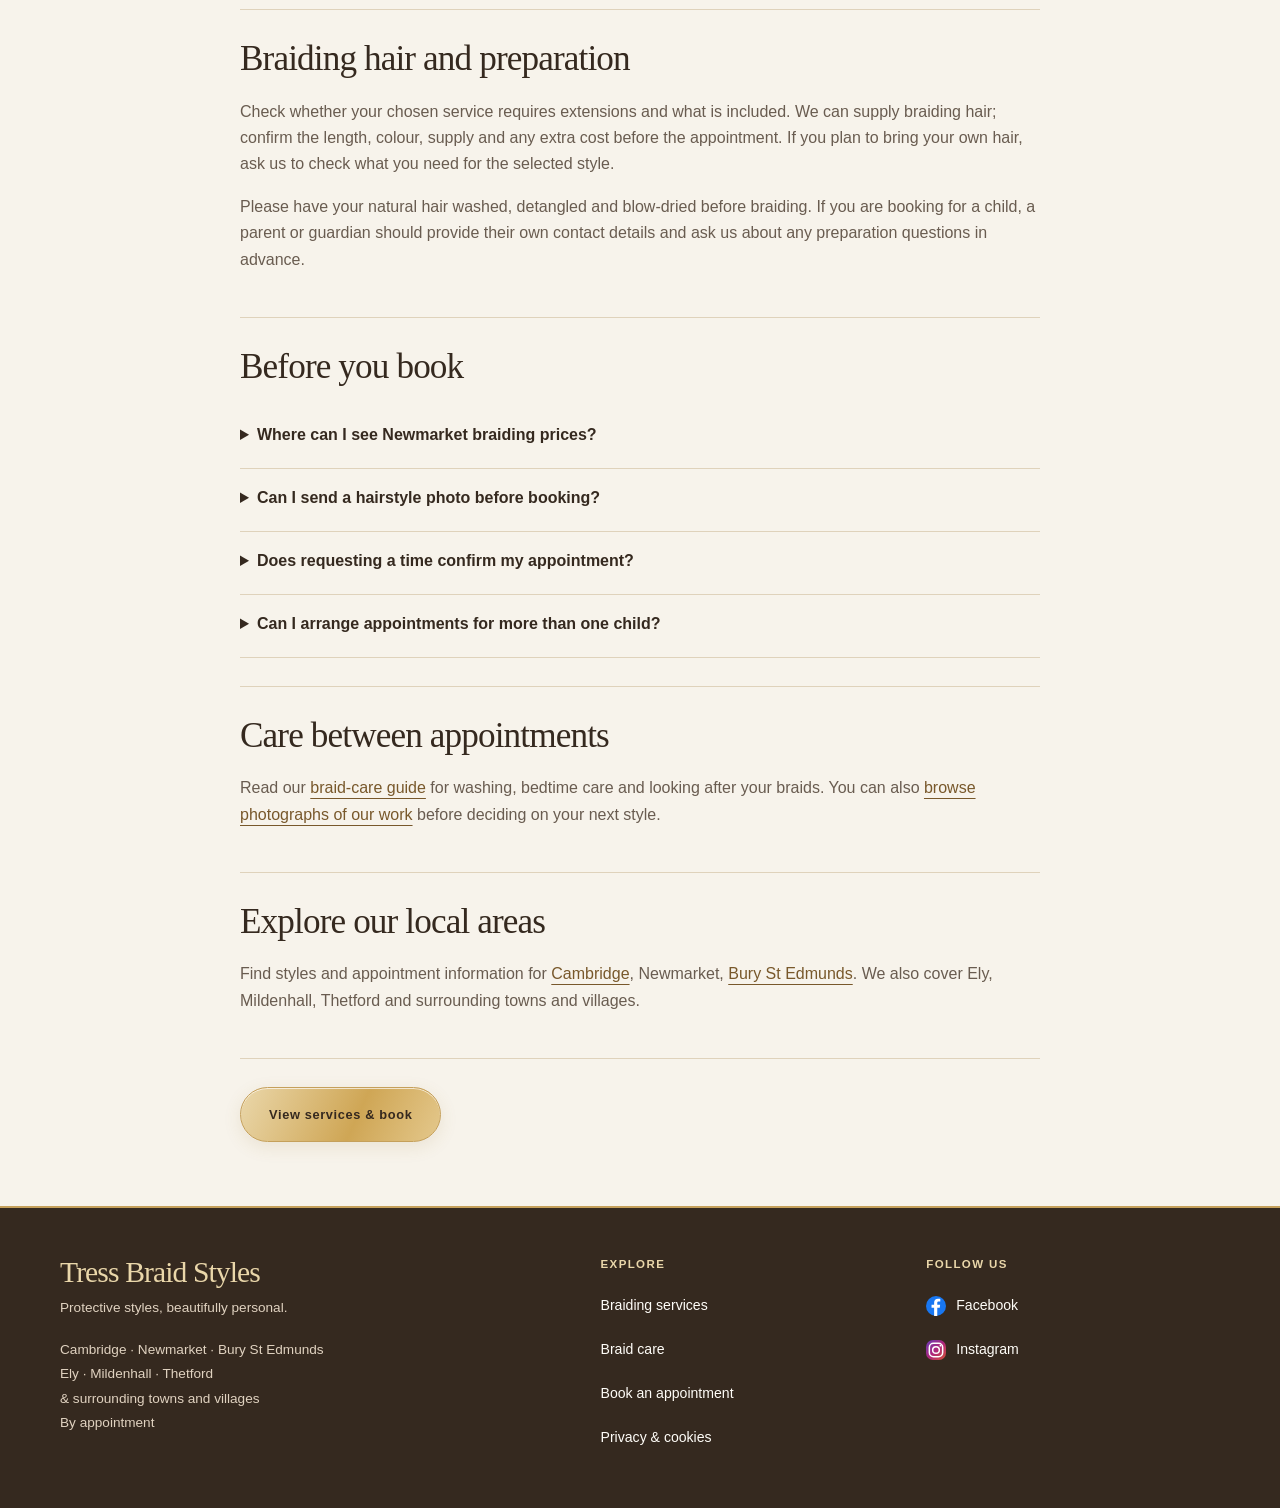
<file: hair-braiding-newmarket.html>
<!doctype html><html lang="en-GB"><head><meta charset="utf-8"><meta name="viewport" content="width=device-width,initial-scale=1"><title>Hair Braiding in Newmarket | Tress Braid Styles</title><meta name="description" content="Hair braiding in Newmarket for adults and children. Choose knotless braids, box braids or cornrows, see service prices and request an appointment online."><meta name="robots" content="index,follow,max-image-preview:large"><meta name="theme-color" content="#35291f"><link rel="canonical" href="https://tressbraidstyles.co.uk/hair-braiding-newmarket"><link rel="icon" href="/favicon.svg" type="image/svg+xml"><meta property="og:type" content="website"><meta property="og:locale" content="en_GB"><meta property="og:site_name" content="Tress Braid Styles"><meta property="og:title" content="Hair Braiding in Newmarket | Tress Braid Styles"><meta property="og:description" content="Hair braiding in Newmarket for adults and children. Choose knotless braids, box braids or cornrows, see service prices and request an appointment online."><meta property="og:url" content="https://tressbraidstyles.co.uk/hair-braiding-newmarket"><meta name="twitter:card" content="summary"><meta name="twitter:title" content="Hair Braiding in Newmarket | Tress Braid Styles"><meta name="twitter:description" content="Hair braiding in Newmarket for adults and children. Choose knotless braids, box braids or cornrows, see service prices and request an appointment online."><style>:root {
  --page-width: 1160px;
  --page-gutter: 24px;
  --section-space: clamp(56px, 6vw, 88px);
  --cream: #f7f3eb;
  --paper: #fffdf8;
  --ink: #35291f;
  --brown: #654632;
  --gold: #c5a05b;
  --gold-light: #ead7aa;
  --gold-button: #cfa655;
  --gold-text: #78582b;
  --muted: #695c50;
  --line: #dfd2bb;
  --beige: #f0e8da;
}
* { box-sizing: border-box; }
[hidden] { display: none !important; }
html { scroll-behavior: smooth; }
body { margin: 0; background: var(--cream); color: var(--ink); font: 1rem/1.65 Arial, Helvetica, sans-serif; }
a { color: inherit; text-underline-offset: 5px; }
:focus-visible { outline: 3px solid var(--gold-text); outline-offset: 5px; }
.footer :focus-visible { outline-color: var(--paper); }
.wrap { width: min(var(--page-width), calc(100% - 2 * var(--page-gutter))); margin-inline: auto; }
.eyebrow { color: var(--gold-text); font-size: .75rem; font-weight: 700; letter-spacing: .16em; text-transform: uppercase; }
.eyebrow { display: inline-flex; align-items: center; gap: 12px; }
.eyebrow::before { content: ''; width: 30px; height: 1px; background: var(--gold); }
.skip { position: absolute; top: -100px; left: 16px; z-index: 5; padding: 12px 20px; background: var(--paper); }
.skip:focus { top: 12px; }
.notice { padding: 10px 18px; background: #eee0c2; color: var(--ink); text-align: center; font-size: .75rem; letter-spacing: .07em; }
header { background: var(--paper); border-bottom: 1px solid var(--line); }
.nav { display: flex; align-items: center; justify-content: space-between; gap: 24px; min-height: 90px; padding-block: 18px; flex-wrap: wrap; }
.brand, .footer-brand { font: 500 1.85rem Georgia, 'Times New Roman', serif; letter-spacing: -.03em; }
.brand { position: relative; text-decoration: none; padding-bottom: 8px; }
.brand::after { content: ''; position: absolute; left: 0; bottom: 0; width: 44px; height: 2px; background: linear-gradient(90deg, var(--gold), var(--gold-light)); }
.nav-links { display: flex; align-items: center; gap: 24px; flex-wrap: wrap; }
.nav-links a { display: inline-flex; align-items: center; min-height: 44px; padding-block: 8px; font-size: .9rem; text-decoration: none; }
.nav-links a:hover { text-decoration: underline; }
.nav-links > a:last-child { padding: 10px 20px; border: 1px solid var(--gold); border-radius: 999px; color: var(--ink); background: linear-gradient(110deg, #efdfb5, #d9b56d); }
.button { display: inline-block; padding: 16px 28px; border: 1px solid var(--gold); border-radius: 999px; background: linear-gradient(115deg, #ead7aa, var(--gold-button) 58%, #e4c88c); color: var(--ink); box-shadow: 0 5px 18px rgba(151,112,42,.12), inset 0 1px rgba(255,253,248,.7); font-size: .8rem; font-weight: 700; text-decoration: none; letter-spacing: .05em; transition: box-shadow .2s; }
.button:hover { box-shadow: 0 7px 22px rgba(151,112,42,.2), inset 0 1px rgba(255,253,248,.7); }
.hero { background: var(--paper); }
.hero-inner { display: grid; grid-template-columns: repeat(2,minmax(0,1fr)); align-items: center; gap: 64px; padding-block: 64px; }
.hero-copy { display: flex; flex-direction: column; justify-content: center; min-width: 0; padding: 0; }
h1, h2, h3 { font-family: Georgia, 'Times New Roman', serif; font-weight: 400; }
.hero h1 { max-width: 100%; margin: 22px 0 28px; font-size: clamp(3rem, 4.8vw, 4.65rem); line-height: 1.06; letter-spacing: -.045em; }
.hero h1 em { display: block; color: var(--gold-text); font-weight: 400; }
.hero-actions { display: flex; flex-wrap: wrap; align-items: center; gap: 14px 24px; }
.secondary-link { display: inline-flex; align-items: center; min-height: 44px; color: var(--gold-text); font-size: .95rem; }
.lead { max-width: 560px; margin: 0 0 30px; color: var(--muted); font-size: 1.04rem; }
.small-note { margin: 24px 0 0; color: var(--muted); font-size: .8rem; }
.hero-carousel { scroll-margin-top: 24px; width: 100%; max-width: 400px; min-width: 0; justify-self: center; align-self: center; padding-block: 28px; }
.carousel-help { display: flex; flex-wrap: wrap; justify-content: space-between; gap: 4px 12px; margin: 0 12px 12px 0; color: var(--gold-text); font-size: .85rem; }
.carousel-help span { font-size: .78rem; color: var(--muted); }
.carousel-track { position: relative; display: grid; grid-auto-flow: column; grid-auto-columns: calc(100% - 38px); gap: 14px; overflow-x: auto; overscroll-behavior-x: contain; scroll-snap-type: x mandatory; scrollbar-width: none; border-radius: 22px 22px 8px 8px; }
.carousel-track::-webkit-scrollbar { display: none; }
.carousel-slide { display: grid; grid-template-rows: minmax(0,1fr) auto; aspect-ratio: 9/16; min-width: 0; margin: 0; overflow: hidden; scroll-snap-align: start; scroll-snap-stop: always; border: 1px solid var(--gold); border-radius: 22px 22px 8px 8px; background: var(--beige); }
.carousel-slide img { display: block; width: 100%; height: 100%; min-height: 0; object-fit: contain; }
.carousel-slide figcaption { padding: 12px 14px; background: var(--paper); color: var(--ink); font-size: .8rem; line-height: 1.45; }
.carousel-navigation { display: flex; align-items: center; justify-content: center; gap: 8px; margin-top: 12px; }
.carousel-arrow { display: inline-flex; align-items: center; justify-content: center; flex-shrink: 0; width: 44px; height: 44px; border: 1px solid var(--gold); border-radius: 50%; background: var(--gold-light); color: var(--ink); font: 1.3rem Arial, sans-serif; cursor: pointer; }
.carousel-arrow:disabled { opacity: .4; cursor: default; }
.carousel-dots { display: flex; flex: 1 1 auto; min-width: 0; max-width: 260px; flex-wrap: wrap; align-items: center; justify-content: center; }
.carousel-dots a { display: grid; place-items: center; width: 26px; height: 44px; text-decoration: none; }
.carousel-dots a::after { content: ''; width: 7px; height: 7px; border: 1px solid var(--gold-text); border-radius: 50%; background: transparent; }
.carousel-dots a[aria-current="true"]::after { background: var(--gold-text); }
.carousel-position { margin: 0; text-align: center; font-size: .8rem; color: var(--muted); }
.section { padding-block: var(--section-space); scroll-margin-top: 24px; }
.section-head { max-width: 680px; margin: 0 auto 42px; text-align: center; }
.section h2 { margin: 16px 0 22px; font-size: clamp(2.4rem, 4vw, 4rem); line-height: 1.12; letter-spacing: -.035em; }
.section-head p, .experience-copy > p { color: var(--muted); }
.services { display: grid; grid-template-columns: repeat(6, 1fr); gap: 20px; }
.card { position: relative; grid-column: span 2; padding: 32px; background: var(--paper); border: 1px solid var(--line); border-radius: 14px; box-shadow: 0 5px 20px rgba(53,41,31,.025); }
.card::before { content: ''; position: absolute; top: -1px; left: 28px; right: 28px; height: 3px; background: linear-gradient(90deg, var(--gold-light), var(--gold), var(--gold-light)); border-radius: 3px; }
.card:nth-child(n+4) { grid-column: span 3; }
.card h3 { margin: 0 0 14px; font-size: 1.85rem; line-height: 1.15; letter-spacing: -.02em; }
.card p { margin: 0 0 16px; color: var(--muted); font-size: .94rem; }
.card a { display: inline-block; min-height: 44px; padding-block: 10px; color: var(--gold-text); text-decoration-color: var(--gold); font-size: .85rem; font-weight: 700; }
.experience { background: var(--paper); border-block: 1px solid var(--line); }
.experience-grid { display: grid; grid-template-columns: repeat(2,minmax(0,1fr)); align-items: start; gap: 64px; }
.steps { border-top: 1px solid var(--line); }
.step { padding-block: 24px; border-bottom: 1px solid var(--line); }
.step strong { font: 400 1.35rem Georgia, serif; }
.step p { margin: 7px 0 0; color: var(--muted); font-size: 1rem; }
.area { background: var(--cream); border-bottom: 1px solid var(--line); }
.area-grid { display: grid; grid-template-columns: repeat(2,minmax(0,1fr)); gap: 64px; }
.area p { color: var(--muted); }
.area-details { align-self: center; border-left: 2px solid var(--gold); padding-left: 28px; }
.area-details strong { color: var(--ink); font-weight: 500; }
.area-note { font-size: .9rem; }
.faq { max-width: 760px; margin-inline: auto; }
.faq details, .area details { border-bottom: 1px solid var(--line); padding-block: 12px; }
.faq summary, .area summary { min-height: 44px; padding-block: 9px; font-size: 1.03rem; cursor: pointer; }
.faq p { color: var(--muted); }
.faq summary::marker, .area summary::marker { color: var(--gold-text); }
.cta { position: relative; background: linear-gradient(120deg, var(--paper), #efe3c9); color: var(--ink); border-block: 1px solid var(--gold); }
.cta-inner { padding-block: var(--section-space); }
.enquiry-layout { display: grid; grid-template-columns: minmax(0,.8fr) minmax(0,1.2fr); align-items: start; gap: 48px; }
.enquiry-layout > * { min-width: 0; }
.cta .eyebrow { color: var(--gold-text); }
.cta h2 { margin: 18px 0 24px; font-size: clamp(2.6rem, 4.5vw, 4.3rem); line-height: 1.08; letter-spacing: -.035em; }
.cta p { color: var(--muted); }
.enquiry-card { padding: 32px; border: 1px solid var(--gold); border-radius: 18px; background: var(--paper); color: var(--ink); box-shadow: 0 14px 40px rgba(95,70,29,.06); }
.enquiry-card label { display: block; margin-bottom: 8px; font-weight: 700; }
.enquiry-card h3 { margin: 0; font: 400 1.8rem Georgia, serif; }
.form-fields { display: grid; grid-template-columns: minmax(0,1fr); gap: 22px; margin-top: 28px; }
.field { min-width: 0; }
.field p { margin: 6px 0 0; }
.enquiry-card input:not([type="file"]), .enquiry-card select { width: 100%; min-width: 0; min-height: 48px; padding: 12px; border: 1px solid #96836c; border-radius: 8px; background: var(--cream); color: var(--ink); font: inherit; }
.enquiry-card input[type="date"] { display: block; max-width: 100%; appearance: none; -webkit-appearance: none; text-align: left; }
.enquiry-card input[type="date"]::-webkit-date-and-time-value { min-height: 1.5em; text-align: left; }
.enquiry-card input[type="date"]::-webkit-datetime-edit { padding: 0; min-width: 0; }
.extra-details { margin-top: 24px; }
.extra-details textarea { margin-top: 10px; }
.cta .enquiry-card p { color: var(--muted); font-size: .9rem; }
.enquiry-card textarea { width: 100%; padding: 16px; border: 1px solid #96836c; border-radius: 10px; background: var(--cream); color: var(--ink); font: inherit; resize: vertical; }
.enquiry-card .button { width: 100%; margin-top: 16px; font: inherit; font-weight: 700; letter-spacing: 0; text-align: center; cursor: pointer; }
.enquiry-card .status { min-height: 1.6em; margin-block: 14px 0; }
.enquiry-card .status:empty { min-height: 0; margin: 0; }
.enquiry-card .contact-link { background: transparent; box-shadow: none; border-color: transparent; color: var(--gold-text); text-decoration: underline; text-underline-offset: 4px; }
.enquiry-card :focus-visible { outline-color: var(--gold-text); }
.photo-attachment { margin-top: 24px; padding-top: 24px; border-top: 1px solid var(--line); }
.photo-attachment label span { font-weight: 400; }
.photo-attachment input[type="file"] { display: block; max-width: 100%; width: 100%; min-height: 44px; color: var(--muted); font: inherit; font-size: .9rem; }
.photo-attachment input::file-selector-button { margin-right: 12px; padding: 12px 18px; border: 1px solid var(--gold); border-radius: 8px; background: var(--cream); color: var(--ink); font: inherit; cursor: pointer; }
.photo-selection { display: flex; gap: 16px; align-items: center; margin-top: 16px; min-width: 0; }
.photo-selection > div { min-width: 0; }
.photo-selection p { overflow-wrap: anywhere; }
#inspiration-preview { width: 88px; height: 110px; object-fit: contain; border: 1px solid var(--line); border-radius: 8px; background: var(--cream); }
.text-button { padding: 10px 0; min-height: 44px; border: 0; background: transparent; color: var(--gold-text); font: inherit; text-decoration: underline; text-underline-offset: 4px; cursor: pointer; }
.photo-send-note { margin-bottom: 0; }
.footer { padding-block: 48px; background: var(--ink); color: var(--paper); border-top: 2px solid var(--gold); }
.footer-brand { color: var(--gold-light); }
.footer-grid { display: flex; align-items: end; justify-content: space-between; gap: 32px; }
.footer p { margin: 8px 0 0; color: #e0d2c0; font-size: .85rem; }
.footer a { display: inline-block; min-height: 44px; padding-block: 10px; font-size: .9rem; }
.social-link { margin-left: 20px; }
@media (max-width: 800px) {
  :root { --page-gutter: 18px; }
  .nav { gap: 8px; min-height: 72px; }
  .brand { font-size: 1.65rem; }
  .nav-links { width: 100%; column-gap: 22px; row-gap: 0; }
  .nav-links a { font-size: .85rem; }
  .hero-carousel { width: calc(100% - 36px); max-width: 400px; padding: 0 0 28px; }
  .section { padding-block: var(--section-space); }
  .section-head { margin-bottom: 30px; }
  .services { grid-template-columns: 1fr; gap: 16px; }
  .card, .card:nth-child(n+4) { grid-column: auto; padding: 26px; }
  .experience-grid, .area-grid, .enquiry-layout { grid-template-columns: 1fr; gap: 32px; }
  .cta-inner { padding-block: var(--section-space); }
  .enquiry-card { padding: 22px; }
  .form-fields { grid-template-columns: minmax(0,1fr); }
  .footer-grid { display: block; }
  .footer-grid > div + div { margin-top: 24px; }
  .social-link { margin-left: 16px; }
}
@media (max-width: 360px) {
  .nav-links { column-gap: 16px; }
  .social-link { display: block !important; margin-left: 0; }
}
@media (prefers-reduced-motion: reduce) {
  html { scroll-behavior: auto; }
  *, *::before, *::after { transition: none !important; animation: none !important; }
}

/* A calm hero, with the full portfolio below. */
.hero-feature { padding: 0; align-self: center; max-width: none; width: 100%; justify-self: stretch; }
.hero-feature img {display:block;width:100%;height:auto;border-radius:24px;}
.work-gallery { padding-block: var(--section-space); }
.work-gallery .hero-carousel { width: 100%; max-width: none; padding: 0; margin: 0; }
.work-gallery .carousel-track {grid-auto-columns:min(78vw,340px);align-items:start;}
.work-gallery .carousel-slide {aspect-ratio:auto;grid-template-rows:auto auto;}
.work-gallery .carousel-slide img {height:auto;object-fit:contain;}

.form-trap { position: absolute; left: -10000px; width: 1px; height: 1px; overflow: hidden; }
.enquiry-card .button:disabled { opacity: .65; cursor: wait; }

.facebook-mark { display: inline-flex; flex: 0 0 auto; align-items: center; justify-content: center; width: 24px; height: 24px; color: #fff; line-height: 0; }
.facebook-mark svg { display: block; width: 24px; height: 24px; }
.nav-links .facebook-nav, .facebook-inline { gap: 8px; }
.facebook-inline { text-decoration-color: #1877f2; }
.facebook-section { padding-block: 0; scroll-margin-top: 24px; }
.facebook-card { display: grid; grid-template-columns: minmax(0,1.25fr) minmax(0,1fr); align-items: center; gap: 48px; padding: 48px; border: 1px solid var(--gold); border-radius: 24px; background: linear-gradient(115deg, var(--paper), #ede3cf); }
.facebook-kicker { display: flex; align-items: center; gap: 10px; color: var(--gold-text); font-size: .75rem; font-weight: 700; letter-spacing: .13em; }
.facebook-card h2 { margin: 20px 0; font-size: clamp(2.2rem, 3.8vw, 3.5rem); line-height: 1.12; letter-spacing: -.035em; }
.facebook-copy > p { max-width: 520px; margin-bottom: 0; color: var(--muted); }
.facebook-action { min-width: 0; text-align: center; padding: 28px; border-radius: 18px; background: rgba(255,253,248,.85); border: 1px solid var(--line); }
.facebook-page-name { margin: 0; font: 400 1.7rem/1.3 Georgia, serif; }
.facebook-handle { margin: 8px 0 24px; color: var(--muted); font-size: .95rem; overflow-wrap: anywhere; }
.facebook-button { background: #1769d2; color: #fff; border-color: #1769d2; box-shadow: none; letter-spacing: 0; }
.facebook-button:hover { background: #1256af; box-shadow: 0 6px 16px rgba(23,105,210,.18); }
.facebook-note { margin: 18px 0 0; color: var(--muted); font-size: .78rem; }
@media(max-width:800px) { .facebook-card { grid-template-columns: minmax(0,1fr); padding: 28px 22px; gap: 28px; } .facebook-section { padding-block: 0; } .facebook-action { padding: 24px 16px; } }

.instagram-mark { display: inline-flex; align-items: center; justify-content: center; width: 24px; height: 24px; flex: 0 0 auto; border-radius: 7px; background: linear-gradient(135deg,#673ab7,#ad267c,#d55235); color: #fff; }
.instagram-mark svg { display: block; width: 22px; height: 22px; stroke: currentColor; stroke-width: 1.8; }
.nav-links .instagram-nav, .instagram-inline { gap: 8px; }
.instagram-inline { text-decoration-color: #a12b87; }
.hero-socials { display: flex; flex-wrap: wrap; gap: 8px 24px; width: 100%; }
.facebook-card { grid-template-columns: minmax(0,.9fr) minmax(0,1.4fr); gap: 32px; padding: 40px; }
.social-platforms { display: grid; grid-template-columns: repeat(2,minmax(0,1fr)); gap: 16px; min-width: 0; }
.social-platforms .facebook-action { padding: 24px 16px; }
.platform-label { display: flex; align-items: center; justify-content: center; gap: 8px; margin-bottom: 20px; font-weight: 700; }
.social-platforms .facebook-page-name { font-size: 1.45rem; }
.social-platforms .button { padding: 14px 18px; }
.instagram-button { background: linear-gradient(115deg,#7536a8,#ad267c); border-color: #873096; color: #fff; box-shadow: none; letter-spacing: 0; }
.instagram-button:hover { box-shadow: 0 6px 16px rgba(117,54,168,.2); }
.footer-grid > div:last-child { max-width: 650px; }
@media(max-width:1000px) { .facebook-card { grid-template-columns: minmax(0,1fr); } }
@media(max-width:600px) { .social-platforms { grid-template-columns: minmax(0,1fr); } .facebook-card { padding: 28px 22px; gap: 28px; } .social-platforms .facebook-action { padding: 24px 16px; } }
.social-label-text { display: block; line-height: 24px; }
.facebook-nav, .instagram-nav, .platform-label { white-space: nowrap; }
.nav-socials { display: flex; align-items: center; gap: 24px; }
@media(max-width:800px) { .nav-socials { order: 2; width: 100%; gap: 22px; } .nav-links > a[href="#booking"] { order: 1; } }

.enquiry-layout { width: min(900px,calc(100% - 2 * var(--page-gutter))); grid-template-columns: minmax(0,1fr); gap: 32px; }
.enquiry-intro { width: min(100%,760px); margin-inline: auto; text-align: center; }
.enquiry-intro .eyebrow { justify-content: center; }
.cta .enquiry-intro h2 { margin: 16px 0; font-size: clamp(2.4rem,4vw,3.5rem); }
.enquiry-intro p { max-width: 570px; margin: 0 auto; }
.form-fields { grid-template-columns: repeat(2,minmax(0,1fr)); gap: 20px 24px; margin-top: 24px; }
.enquiry-card { padding: 32px 36px; }
.enquiry-card h3 { font-size: 1.6rem; }
.enquiry-card h3 + p { margin: 6px 0 0; }
.enquiry-card label { margin-bottom: 6px; font-size: .92rem; }
.enquiry-card .field p { font-size: .8rem; }
.enquiry-options { margin-top: 24px; border-block: 1px solid var(--line); }
.enquiry-options summary { min-height: 48px; padding-block: 14px; cursor: pointer; font-weight: 700; font-size: .95rem; }
.enquiry-options summary::marker { color: var(--gold-text); }
.enquiry-options summary span { color: var(--muted); font-weight: 400; }
.enquiry-options .photo-attachment { margin-top: 0; padding-top: 12px; border-top: 0; }
.enquiry-options .extra-details { margin: 20px 0 24px; }
.enquiry-card #request-enquiry { display: block; max-width: 340px; margin: 24px auto 0; }
.enquiry-card .contact-link { display: block; width: fit-content; max-width: 100%; margin: 8px auto 0; padding: 10px 12px; font-size: .9rem; }
.cta .enquiry-card .enquiry-footnote { margin: 12px 0 0; text-align: center; font-size: .78rem; }
@media(max-width:600px) { .enquiry-layout { gap: 24px; } .enquiry-card { padding: 24px 20px; } .form-fields { grid-template-columns: minmax(0,1fr); gap: 18px; } .enquiry-card #request-enquiry { max-width: none; } }

.enquiry-socials { margin-top: 16px; text-align: center; }
.cta .enquiry-card .enquiry-socials p { margin: 0; font-size: .85rem; }
.enquiry-social-links { display: flex; flex-wrap: wrap; justify-content: center; gap: 8px 24px; }
.enquiry-card .enquiry-social-links .contact-link { display: inline-flex; align-items: center; gap: 5px; min-height: 44px; margin: 0; padding: 8px 0; font-weight: 700; }
.enquiry-privacy { margin-top: 20px; border-top: 1px solid var(--line); scroll-margin-top: 24px; }
.enquiry-privacy summary { min-height: 44px; padding: 12px 0 0; color: var(--muted); font-size: .82rem; cursor: pointer; }
.enquiry-privacy summary::marker { color: var(--gold-text); }
.cta .enquiry-card .enquiry-privacy p { margin: 12px 0 0; font-size: .82rem; line-height: 1.65; }
.hero-image-note { margin: 10px 0 0; color: var(--muted); font-size: .72rem; text-align: center; }
@media(min-width:1000px) { .work-gallery .carousel-track { grid-auto-columns: calc((100% - 42px)/4); } }

.carousel-help { margin-right: 0; }
#about .section-head { margin-bottom: 0; }
.footer-grid > div:last-child { display: flex; flex-wrap: wrap; align-items: center; gap: 0 20px; }
.footer-grid > div:last-child > p { flex-basis: 100%; }
.footer .social-link { margin-left: 0; }
@media(min-width:801px) and (max-width:1100px) { .hero-inner { gap: 36px; } .experience-grid, .area-grid { gap: 40px; } .nav-links, .nav-socials { gap: 18px; } }
@media(max-width:900px) { .hero-inner { grid-template-columns: minmax(0,1fr); gap: 36px; padding-block: 48px; } .hero-feature { justify-self: center; max-width: 440px; } .hero h1 { font-size: clamp(2.75rem,7.5vw,4.5rem); } }
@media(max-width:600px) { .hero-inner { padding-block: 36px; gap: 28px; } .hero-feature { max-width: 400px; } .hero h1 { margin-block: 18px 22px; } .hero .lead { margin-bottom: 24px; } }

.nav-links > a[aria-current="page"] { color:var(--gold-text); text-decoration:underline; }
.wig-intro {background:var(--beige);border-block:1px solid var(--line);}
.wig-intro-inner {display:grid;grid-template-columns:minmax(0,1.3fr) minmax(0,.7fr);gap:56px;align-items:center;padding-block:48px;}
.wig-intro h2 {font-size:clamp(2rem,3.5vw,3.2rem);line-height:1.12;margin:14px 0 18px;letter-spacing:-.03em;}
.wig-intro p {max-width:600px;color:var(--muted);margin:0 0 24px;}
.wig-intro-photos {display:grid;grid-template-columns:1fr 1fr;gap:12px;}
.wig-intro-photos img {width:100%;height:auto;aspect-ratio:4/5;object-fit:cover;border-radius:70px 70px 14px 14px;display:block;}
.wig-intro-photos img:last-child {margin-top:28px;}
@media(min-width:801px) and (max-width:1200px){.nav {gap:14px}.nav-links,.nav-socials {gap:14px}.nav-links a {font-size:.83rem}.brand{font-size:1.7rem}}
@media(max-width:600px){.wig-intro-inner{grid-template-columns:1fr;gap:28px;padding-block:36px}.wig-intro-photos{max-width:360px;margin-inline:auto;width:100%}.wig-intro-photos img{aspect-ratio:1/1}.nav-links{column-gap:18px}}

.wig-choice{padding:14px 18px;border:1px solid var(--gold);border-radius:12px;background:var(--beige);font-weight:700;}

/* Shared navigation and footer layout. */
.footer-grid { display:grid; grid-template-columns:minmax(0,1fr) minmax(0,1.3fr); align-items:start; gap:64px; }
.footer .footer-grid > .footer-sections { display:grid; grid-template-columns:repeat(2,minmax(0,1fr)); align-items:start; gap:32px; max-width:none; }
.footer-group { min-width:0; }
.footer-group h2 { margin:0 0 10px; color:var(--gold-light); font:700 .72rem/1.5 Arial,sans-serif; letter-spacing:.12em; text-transform:uppercase; }
.footer-group-links { display:flex; flex-direction:column; align-items:flex-start; }
.footer-group-links a { display:inline-flex; align-items:center; gap:10px; min-height:44px; margin:0; padding:8px 0; font-size:.88rem; text-decoration:none; }
.footer-group-links a:hover { text-decoration:underline; }
.footer-group-links .facebook-mark,.footer-group-links .instagram-mark { width:20px; height:20px; flex-shrink:0; }
.footer .footer-location { margin-top:18px; line-height:1.8; }
@media(max-width:1000px) {
 .nav { display:grid; grid-template-columns:minmax(0,1fr) auto; gap:14px; min-height:78px; padding-block:16px; align-items:center; }
 .nav .brand { font-size:clamp(1.18rem,5.3vw,1.65rem); width:fit-content; min-width:0; white-space:nowrap; }
 .nav .nav-links { grid-column:1/-1; display:grid; grid-template-columns:repeat(2,minmax(0,1fr)); gap:4px 16px; width:100%; padding-top:12px; border-top:1px solid var(--line); }
 .nav .nav-links > a { justify-content:flex-start; min-height:46px; padding:10px 0; font-size:.92rem; }
 .nav .nav-links > a:last-child { grid-column:1/-1; order:1; justify-content:center; margin-block:8px; padding:12px 20px; }
 .nav .nav-socials { grid-column:1/-1; order:2; display:grid; grid-template-columns:repeat(2,minmax(0,1fr)); gap:16px; width:100%; border-top:1px solid var(--line); padding-top:8px; }
 .nav .nav-socials a { min-height:44px; padding-block:8px; font-size:.85rem; }
 .footer { padding-block:36px; }
 .footer-grid { grid-template-columns:minmax(0,1fr); gap:28px; }
 .footer-grid > div + div { margin-top:0; }
 .footer .footer-grid > .footer-sections { grid-template-columns:repeat(2,minmax(0,1fr)); gap:24px; padding-top:24px; border-top:1px solid rgba(234,215,170,.25); }
 .footer-brand { font-size:1.7rem; }
 .footer p { font-size:.82rem; }
 .footer .footer-location { margin-top:12px; }
 .footer-group-links a { font-size:.84rem; }
}


@media(max-width:1000px) {
 .nav { grid-template-columns:minmax(0,1fr); gap:12px; padding-block:18px; }
 .nav .brand { justify-self:center; font-size:1.65rem; }
 .nav .brand::after { left:50%; transform:translateX(-50%); }
 .nav .nav-links { display:grid; grid-template-columns:repeat(3,minmax(0,1fr)); gap:4px 10px; padding-top:10px; }
 .nav .nav-links > a { justify-content:center; text-align:center; min-height:44px; padding:10px 4px; font-size:.83rem; }
 .nav .nav-links > a:last-child { grid-column:auto; order:0; margin:0; padding:10px 8px; }
 .nav .nav-socials { grid-column:1/-1; grid-template-columns:repeat(2,minmax(0,1fr)); justify-items:center; gap:10px; padding-top:8px; margin-top:8px; }
 .nav .nav-socials a { font-size:.82rem; }
}


.products-intro { background:var(--paper); border-bottom:1px solid var(--line); }
.products-intro-inner { display:grid; grid-template-columns:minmax(0,.85fr) minmax(0,1.4fr); gap:48px; align-items:center; padding-block:48px; }
.products-intro-copy h2 { margin:14px 0 18px; font-size:clamp(2rem,3.3vw,3rem); line-height:1.12; letter-spacing:-.03em; }
.products-intro-copy > p { max-width:400px; margin:0 0 24px; color:var(--muted); }
.products-intro-copy .products-intro-note { margin:14px 0 0; font-size:.75rem; }
.mini-products { display:grid; grid-template-columns:repeat(3,minmax(0,1fr)); gap:16px; min-width:0; }
.mini-product { display:flex; flex-direction:column; min-width:0; overflow:hidden; border:1px solid var(--line); border-radius:14px; background:var(--paper); text-decoration:none; }
.mini-product:hover { border-color:var(--gold); }
.mini-product-image { aspect-ratio:1; padding:16px; background:#fff; border-bottom:1px solid var(--line); }
.mini-product-image img { display:block; width:100%; height:100%; object-fit:contain; }
.mini-product-copy { display:flex; flex-direction:column; flex:1; padding:16px; }
.mini-product-brand { font-size:.62rem; font-weight:700; letter-spacing:.08em; text-transform:uppercase; color:var(--gold-text); }
.mini-product h3 { flex:1; margin:7px 0 12px; font-size:1.22rem; line-height:1.2; }
.mini-product-price { font:1.35rem Georgia,serif; }
@media(max-width:900px) { .products-intro-inner { grid-template-columns:minmax(0,1fr); gap:28px; } .products-intro-copy > p{max-width:560px}.mini-products{width:100%;max-width:650px} }
@media(max-width:600px) { .products-intro-inner { padding-block:36px; gap:24px; }.mini-products{gap:10px}.mini-product-image{padding:10px}.mini-product-copy{padding:12px 9px}.mini-product h3{font-size:.94rem;margin:7px 0 10px}.mini-product-price{font-size:1.18rem}.mini-product-brand{font-size:.57rem;letter-spacing:.04em} }


.service-breadcrumb { padding-top:24px; color:var(--muted); font-size:.85rem; }
.service-breadcrumb a { color:var(--gold-text); }
.service-hero { background:var(--paper); border-bottom:1px solid var(--line); }
.service-hero-grid { display:grid; grid-template-columns:minmax(0,1.25fr) minmax(280px,.75fr); gap:56px; align-items:center; padding-block:40px 56px; }
.service-hero h1 { margin:18px 0 22px; font-size:clamp(2.6rem,5vw,4.3rem); line-height:1.08; letter-spacing:-.035em; }
.service-hero h1 em { color:var(--gold-text); font-weight:400; }
.service-hero .lead { margin:0; max-width:650px; }
.service-quote { border:1px solid var(--gold); border-radius:18px; padding:28px; background:var(--cream); }
.service-quote h2 { margin:0 0 14px; font:400 1.7rem Georgia,serif; line-height:1.2; }
.service-quote p { color:var(--muted); margin:0 0 20px; }
.service-quote .button { width:100%; text-align:center; }
.service-quote .service-note { font-size:.8rem; margin:14px 0 0; }
.service-content { max-width:800px; padding-block:48px 20px; }
.service-content section { padding-bottom:28px; margin-bottom:28px; border-bottom:1px solid var(--line); }
.service-content h2 { font:400 clamp(1.7rem,3vw,2.2rem)/1.2 Georgia,serif; margin:0 0 18px; letter-spacing:-.025em; }
.service-content p { color:var(--muted); margin:0 0 16px; }
.service-content a { color:var(--gold-text); }
.service-faq details { padding-block:16px; border-bottom:1px solid var(--line); }
.service-faq summary { cursor:pointer; font-weight:700; min-height:30px; }
.service-faq details p { margin:14px 0 0; }
.service-related { padding-block:20px 56px; }
.service-related h2 { font:400 2rem Georgia,serif; }
.braid-service-grid { display:grid; grid-template-columns:repeat(3,minmax(0,1fr)); gap:20px; }
.braid-service-card { display:flex; flex-direction:column; padding:26px; border:1px solid var(--line); border-radius:16px; background:var(--paper); }
.braid-service-card h3 { font:400 1.65rem/1.2 Georgia,serif; margin:0 0 14px; }
.braid-service-card p { flex:1; color:var(--muted); margin:0 0 18px; }
.braid-service-card a { color:var(--gold-text); font-weight:700; min-height:44px; display:inline-flex; align-items:center; }
.braid-services { padding-block:12px 52px; }
.braid-services h2 { margin:14px 0 28px; font:400 clamp(2rem,4vw,2.8rem)/1.15 Georgia,serif; }
@media(max-width:800px) { .service-hero-grid { grid-template-columns:1fr; gap:28px; padding-block:32px 40px; } .service-quote { max-width:600px; } .braid-service-grid { grid-template-columns:1fr; gap:14px; } .braid-service-card { padding:22px; } .service-content { padding-top:36px; } }
.service-content a.button { color:var(--ink); margin-bottom:28px; }
.service-hero h1 em { display:block; }
</style><script type="application/ld+json">
{
  "@context": "https://schema.org",
  "@graph": [
    {
      "@type": "Organization",
      "@id": "https://tressbraidstyles.co.uk/#business",
      "name": "Tress Braid Styles",
      "url": "https://tressbraidstyles.co.uk/",
      "areaServed": [
        {
          "@type": "Place",
          "name": "Cambridge"
        },
        {
          "@type": "Place",
          "name": "Newmarket"
        },
        {
          "@type": "Place",
          "name": "Bury St Edmunds"
        },
        {
          "@type": "Place",
          "name": "Ely"
        },
        {
          "@type": "Place",
          "name": "Mildenhall"
        },
        {
          "@type": "Place",
          "name": "Thetford"
        },
        {
          "@type": "Place",
          "name": "Surrounding towns and villages"
        }
      ],
      "sameAs": [
        "https://www.facebook.com/tressbraidstyles",
        "https://www.instagram.com/tress_braidstyles/"
      ],
      "description": "Personal hair braiding across Cambridge, Newmarket, Bury St Edmunds, Ely, Mildenhall, Thetford and surrounding towns and villages, with wigs for sale and haircare products."
    },
    {
      "@type": "WebPage",
      "@id": "https://tressbraidstyles.co.uk/hair-braiding-newmarket#webpage",
      "url": "https://tressbraidstyles.co.uk/hair-braiding-newmarket",
      "name": "Hair Braiding in Newmarket | Tress Braid Styles",
      "description": "Hair braiding in Newmarket for adults and children. Choose knotless braids, box braids or cornrows, see service prices and request an appointment online.",
      "inLanguage": "en-GB",
      "dateModified": "2026-10-31",
      "mainEntity": {
        "@id": "https://tressbraidstyles.co.uk/hair-braiding-newmarket#service"
      },
      "breadcrumb": {
        "@id": "https://tressbraidstyles.co.uk/hair-braiding-newmarket#breadcrumb"
      }
    },
    {
      "@type": "Service",
      "@id": "https://tressbraidstyles.co.uk/hair-braiding-newmarket#service",
      "name": "Hair braiding in Newmarket",
      "serviceType": "Hair braiding",
      "description": "Hair braiding in Newmarket for adults and children. Choose knotless braids, box braids or cornrows, see service prices and request an appointment online.",
      "url": "https://tressbraidstyles.co.uk/hair-braiding-newmarket",
      "provider": {
        "@id": "https://tressbraidstyles.co.uk/#business"
      },
      "areaServed": {
        "@type": "Place",
        "name": "Newmarket",
        "containedInPlace": {
          "@type": "Country",
          "name": "United Kingdom"
        }
      }
    },
    {
      "@type": "BreadcrumbList",
      "@id": "https://tressbraidstyles.co.uk/hair-braiding-newmarket#breadcrumb",
      "itemListElement": [
        {
          "@type": "ListItem",
          "position": 1,
          "name": "Home",
          "item": "https://tressbraidstyles.co.uk/"
        },
        {
          "@type": "ListItem",
          "position": 2,
          "name": "Hair braiding in Newmarket",
          "item": "https://tressbraidstyles.co.uk/hair-braiding-newmarket"
        }
      ]
    }
  ]
}
</script><link rel="stylesheet" href="/site-consent.css"><script src="/site-config.js?v=1516526650496709" defer></script><script src="/site-consent.js" defer></script><link rel="stylesheet" href="/site-navigation.css?v=20261030-menu"><script src="/site-navigation.js?v=20261030-menu" defer></script><meta property="og:image" content="https://tressbraidstyles.co.uk/gallery-highlighted-braids.webp"><meta property="og:image:alt" content="Long braids with golden and brown highlights"><meta name="twitter:image" content="https://tressbraidstyles.co.uk/gallery-highlighted-braids.webp"></head><body><a class="skip" href="#main">Skip to content</a><div class="notice">Personal hair braiding · Across our local area</div><header><nav class="nav wrap" aria-label="Main navigation"><a class="brand" href="/#main" aria-label="Tress Braid Styles — home">Tress Braid Styles</a><button class="menu-toggle" type="button" aria-expanded="false" aria-controls="primary-navigation" hidden><svg class="menu-open-icon" viewBox="0 0 24 24" fill="none" stroke="currentColor" stroke-width="1.8" stroke-linecap="round" aria-hidden="true"><path d="M4 6h16M4 12h16M4 18h16"/></svg><svg class="menu-close-icon" viewBox="0 0 24 24" fill="none" stroke="currentColor" stroke-width="1.8" stroke-linecap="round" aria-hidden="true"><path d="m6 6 12 12M18 6 6 18"/></svg><span>Menu</span></button><div class="nav-links" id="primary-navigation"><a href="/#portfolio">Our work</a><a href="/#area">Our area</a><a href="/#faq">FAQs</a><div class="nav-socials"><a class="facebook-nav" href="https://www.facebook.com/tressbraidstyles" target="_blank" rel="noopener noreferrer"><span class="facebook-mark" aria-hidden="true"><svg viewBox="0 0 24 24" fill="none"><circle cx="12" cy="12" r="12" fill="#1877f2"/><path d="M13.5 24V14h3l.45-3.5H13.5V8.3c0-1 .3-1.7 1.75-1.7h1.9V3.5c-.33-.05-1.46-.14-2.78-.14-2.75 0-4.63 1.68-4.63 4.76v2.38H6.65V14h3.09v10h3.76Z" fill="#fff"/></svg></span><span class="social-label-text">Facebook</span></a><a class="instagram-nav" href="https://www.instagram.com/tress_braidstyles/" target="_blank" rel="noopener noreferrer"><span class="instagram-mark" aria-hidden="true"><svg viewBox="0 0 24 24" fill="none"><rect x="4" y="4" width="16" height="16" rx="5"/><circle cx="12" cy="12" r="4"/><circle cx="17.3" cy="6.8" r="1" fill="currentColor" stroke="none"/></svg></span><span class="social-label-text">Instagram</span></a></div><a href="/#booking">Book an appointment</a></div></nav></header><main id="main"><section class="service-hero"><nav class="service-breadcrumb wrap" aria-label="Breadcrumb"><a href="/">Home</a> / Hair braiding in Newmarket</nav><div class="service-hero-grid wrap"><div><div class="eyebrow">For adults &amp; children</div><h1>Hair braiding <em>in Newmarket.</em></h1><p class="lead">From a simple cornrow pattern to long individual braids, choose a look that feels like you. Tress Braid Styles offers braiding appointments for adults and children in Newmarket and nearby towns and villages.</p></div><aside class="service-quote" aria-label="Book a braiding appointment"><h2>Find your style &amp; book</h2><p>Choose your style, size and length to see the price and request a time. We’ll confirm your appointment and location.</p><a class="button" href="https://squareup.com/appointments/book/L8SFJ10GG1WTJ">View services &amp; book</a><p class="service-note">Prices and appointment times in our Square calendar</p></aside></div></section><section class="service-related wrap" aria-labelledby="local-styles-title"><h2 id="local-styles-title">Which style feels like you?</h2><div class="braid-service-grid"><article class="braid-service-card"><h3>Knotless &amp; box braids</h3><p>Choose your braid size, length and colour. Check the calendar for the knotless or traditional box-braid option that matches your look.</p><a href="/knotless-braids-newmarket">Explore knotless braids</a></article><article class="braid-service-card"><h3>Cornrows &amp; feed-in braids</h3><p>Plan a row pattern with your natural hair or added braiding hair. A reference photo helps us understand the design you want.</p><a href="/cornrows-newmarket">Explore cornrows &amp; feed-in braids</a></article><article class="braid-service-card"><h3>Children’s braids</h3><p>A parent or guardian can choose a listed service or ask for help planning a style around their child’s hair and appointment needs.</p><a href="/childrens-braids-newmarket">Explore children’s braids</a></article></div></section><div class="service-content wrap"><section><h2>Plan your Newmarket appointment</h2><p>Start with the style you want to wear: knotless or traditional box braids, cornrows, feed-in braids or a children’s style. Our calendar separates the available options so you can check the size, length, price and appointment time before making a request.</p><p>We cover Newmarket and the surrounding villages by appointment. Share your postcode so we can agree the appointment location and any travel arrangements. Please wait for our confirmation before making plans around the requested time.</p></section>
<section><h2>Choosing the right service</h2><p>For individual braids, decide on your preferred size, finished length and colour. For cornrows, a photograph can help explain the number of rows, partings and pattern you have in mind. If the photograph does not clearly match a listed service, <a href="https://wa.me/447901368390">send it to us on WhatsApp</a> for help choosing.</p><p>Listed styles have prices in the <a href="https://squareup.com/appointments/book/L8SFJ10GG1WTJ">booking calendar</a>; a separate quote is not required to browse or request a time. For a custom design or extra requirements, agree the correct service and total cost with us first.</p></section>
<section><h2>Braiding hair and preparation</h2><p>Check whether your chosen service requires extensions and what is included. We can supply braiding hair; confirm the length, colour, supply and any extra cost before the appointment. If you plan to bring your own hair, ask us to check what you need for the selected style.</p><p>Please have your natural hair washed, detangled and blow-dried before braiding. If you are booking for a child, a parent or guardian should provide their own contact details and ask us about any preparation questions in advance.</p></section><section class="service-faq" aria-labelledby="local-faq-title"><h2 id="local-faq-title">Before you book</h2><details><summary>Where can I see Newmarket braiding prices?</summary><p>Open our Square booking calendar and select the style, size and length you want. It shows the prices and appointment times for the listed services.</p></details><details><summary>Can I send a hairstyle photo before booking?</summary><p>Yes. Send the photo and your postcode on WhatsApp if you need help finding the right service. You can book a listed style directly without sending a photo first.</p></details><details><summary>Does requesting a time confirm my appointment?</summary><p>We review appointment requests and confirm the time and location with you. A requested slot is not a confirmed appointment until you hear from us.</p></details><details><summary>Can I arrange appointments for more than one child?</summary><p>Choose the appropriate service for each child. Message us with their ages and preferred styles if you need help arranging appointments together.</p></details></section><section><h2>Care between appointments</h2><p>Read our <a href="/braid-care">braid-care guide</a> for washing, bedtime care and looking after your braids. You can also <a href="/#portfolio">browse photographs of our work</a> before deciding on your next style.</p></section><section class="local-guides"><h2>Explore our local areas</h2><p>Find styles and appointment information for <a href="/hair-braiding-cambridge">Cambridge</a>, Newmarket, <a href="/hair-braiding-bury-st-edmunds">Bury St Edmunds</a>. We also cover Ely, Mildenhall, Thetford and surrounding towns and villages.</p></section><p><a class="button" href="https://squareup.com/appointments/book/L8SFJ10GG1WTJ">View services &amp; book</a></p></div></main><footer class="footer"><div class="footer-grid wrap"><div><div class="footer-brand">Tress Braid Styles</div><p>Protective styles, beautifully personal.</p><p class="footer-location">Cambridge · Newmarket · Bury St Edmunds<br>Ely · Mildenhall · Thetford<br>&amp; surrounding towns and villages<br>By appointment</p></div><div class="footer-sections"><div class="footer-group"><h2>Explore</h2><div class="footer-group-links"><a href="/#braid-services">Braiding services</a><a href="/braid-care">Braid care</a><a href="/#booking">Book an appointment</a><a href="/privacy">Privacy &amp; cookies</a></div></div><div class="footer-group"><h2>Follow us</h2><div class="footer-group-links"><a href="https://www.facebook.com/tressbraidstyles" target="_blank" rel="noopener noreferrer"><span class="facebook-mark" aria-hidden="true"><svg viewBox="0 0 24 24" fill="none"><circle cx="12" cy="12" r="12" fill="#1877f2"/><path d="M13.5 24V14h3l.45-3.5H13.5V8.3c0-1 .3-1.7 1.75-1.7h1.9V3.5c-.33-.05-1.46-.14-2.78-.14-2.75 0-4.63 1.68-4.63 4.76v2.38H6.65V14h3.09v10h3.76Z" fill="#fff"/></svg></span><span>Facebook</span></a><a href="https://www.instagram.com/tress_braidstyles/" target="_blank" rel="noopener noreferrer"><span class="instagram-mark" aria-hidden="true"><svg viewBox="0 0 24 24" fill="none"><rect x="4" y="4" width="16" height="16" rx="5"/><circle cx="12" cy="12" r="4"/><circle cx="17.3" cy="6.8" r="1" fill="currentColor" stroke="none"/></svg></span><span>Instagram</span></a></div></div></div></footer></body></html>
</file>
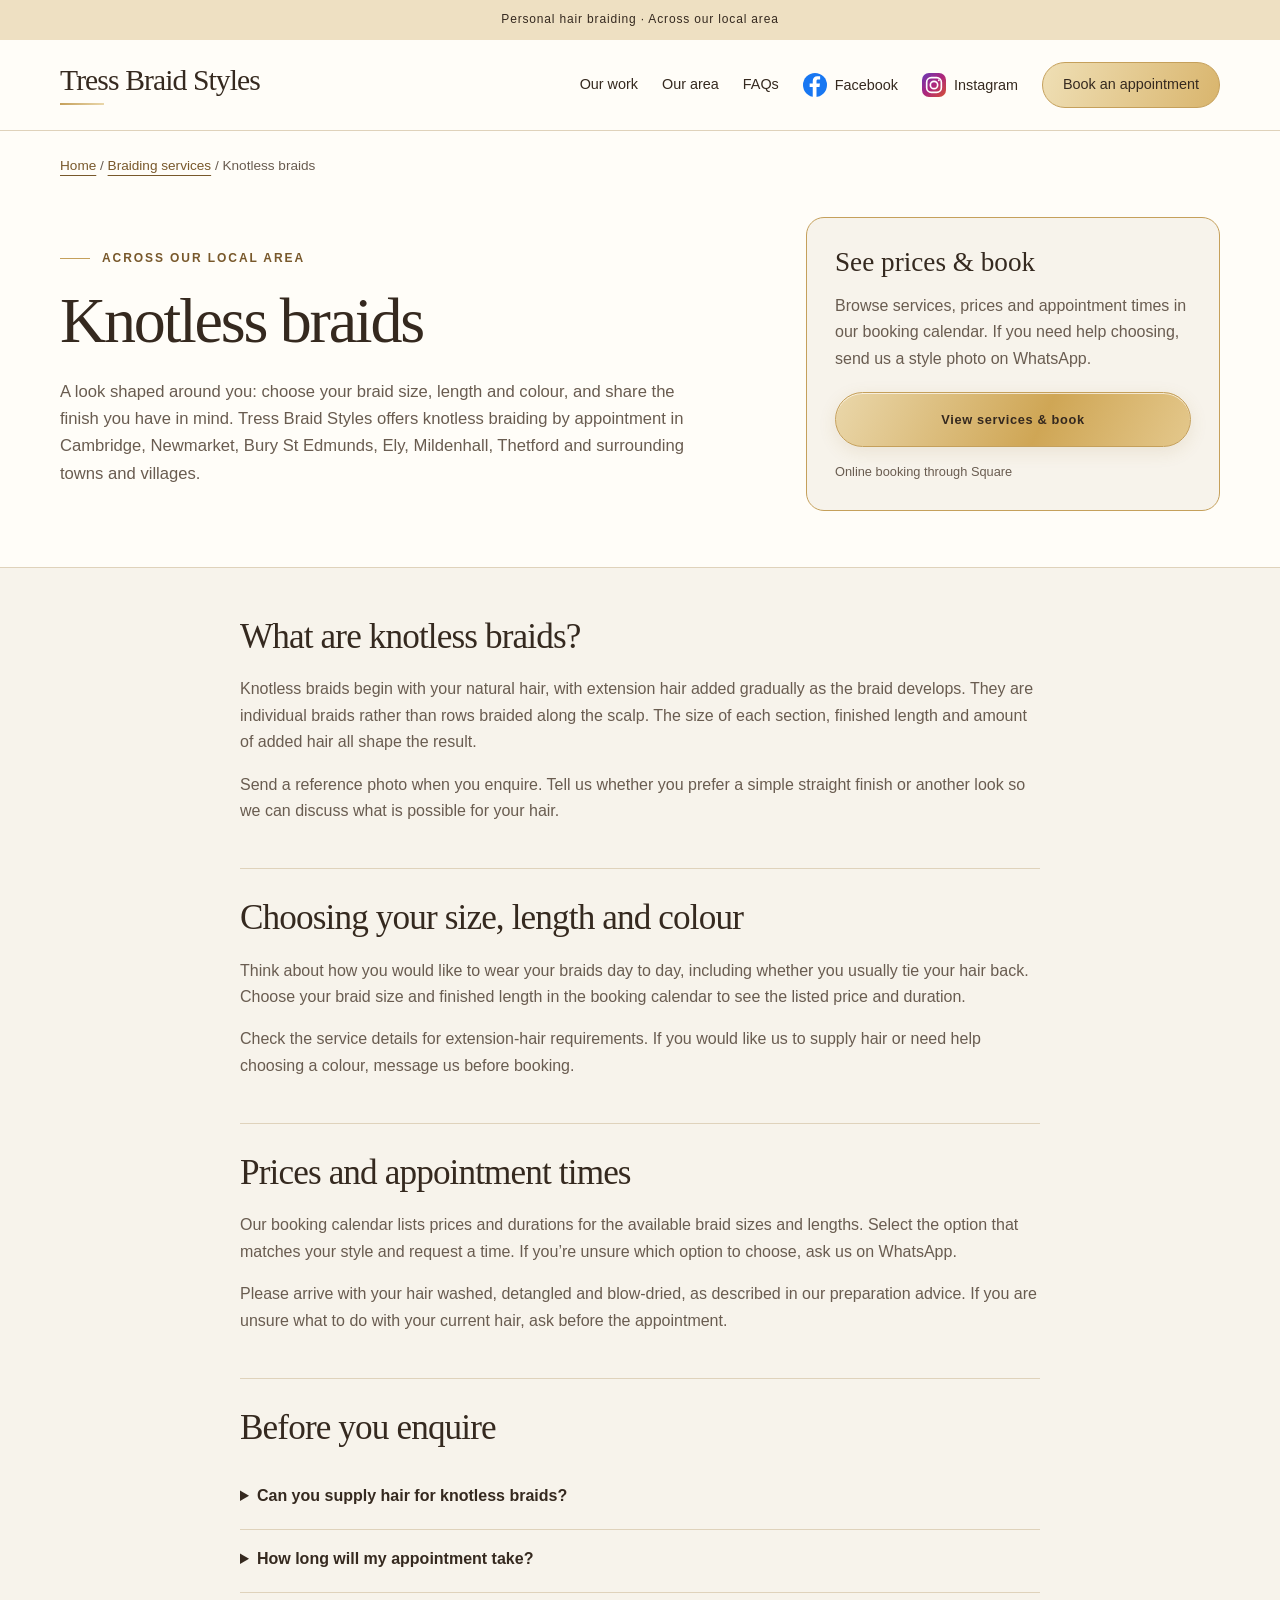
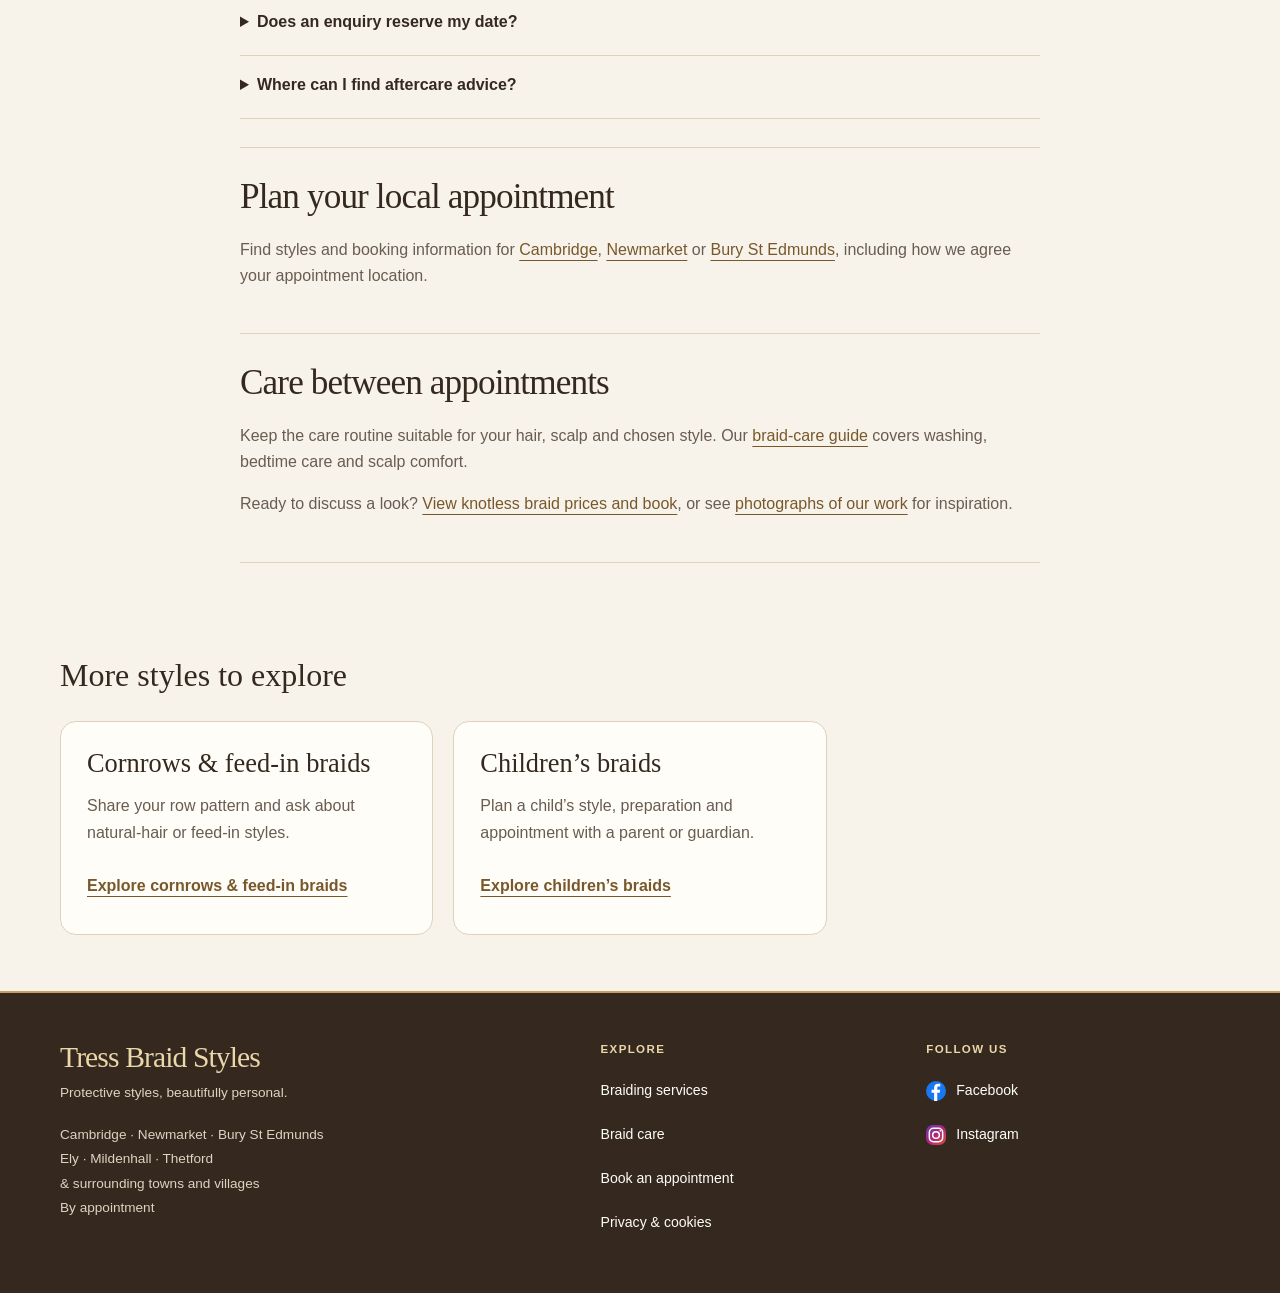
<file: knotless-braids-newmarket.html>
<!doctype html><html lang="en-GB"><head><meta charset="utf-8"><meta name="viewport" content="width=device-width,initial-scale=1"><title>Knotless Braids | Tress Braid Styles</title><meta name="description" content="Knotless braids in Cambridge, Newmarket, Bury St Edmunds, Ely, Mildenhall, Thetford and nearby villages. Choose your size, length and colour, then book online."><meta name="robots" content="index,follow,max-image-preview:large"><meta name="theme-color" content="#35291f"><link rel="canonical" href="https://tressbraidstyles.co.uk/knotless-braids-newmarket"><link rel="icon" href="/favicon.svg" type="image/svg+xml"><meta property="og:type" content="website"><meta property="og:locale" content="en_GB"><meta property="og:site_name" content="Tress Braid Styles"><meta property="og:title" content="Knotless Braids | Tress Braid Styles"><meta property="og:description" content="Knotless braids in Cambridge, Newmarket, Bury St Edmunds, Ely, Mildenhall, Thetford and nearby villages. Choose your size, length and colour, then book online."><meta property="og:url" content="https://tressbraidstyles.co.uk/knotless-braids-newmarket"><meta name="twitter:card" content="summary"><meta name="twitter:title" content="Knotless Braids | Tress Braid Styles"><meta name="twitter:description" content="Knotless braids in Cambridge, Newmarket, Bury St Edmunds, Ely, Mildenhall, Thetford and nearby villages. Choose your size, length and colour, then book online."><style>:root {
  --page-width: 1160px;
  --page-gutter: 24px;
  --section-space: clamp(56px, 6vw, 88px);
  --cream: #f7f3eb;
  --paper: #fffdf8;
  --ink: #35291f;
  --brown: #654632;
  --gold: #c5a05b;
  --gold-light: #ead7aa;
  --gold-button: #cfa655;
  --gold-text: #78582b;
  --muted: #695c50;
  --line: #dfd2bb;
  --beige: #f0e8da;
}
* { box-sizing: border-box; }
[hidden] { display: none !important; }
html { scroll-behavior: smooth; }
body { margin: 0; background: var(--cream); color: var(--ink); font: 1rem/1.65 Arial, Helvetica, sans-serif; }
a { color: inherit; text-underline-offset: 5px; }
:focus-visible { outline: 3px solid var(--gold-text); outline-offset: 5px; }
.footer :focus-visible { outline-color: var(--paper); }
.wrap { width: min(var(--page-width), calc(100% - 2 * var(--page-gutter))); margin-inline: auto; }
.eyebrow { color: var(--gold-text); font-size: .75rem; font-weight: 700; letter-spacing: .16em; text-transform: uppercase; }
.eyebrow { display: inline-flex; align-items: center; gap: 12px; }
.eyebrow::before { content: ''; width: 30px; height: 1px; background: var(--gold); }
.skip { position: absolute; top: -100px; left: 16px; z-index: 5; padding: 12px 20px; background: var(--paper); }
.skip:focus { top: 12px; }
.notice { padding: 10px 18px; background: #eee0c2; color: var(--ink); text-align: center; font-size: .75rem; letter-spacing: .07em; }
header { background: var(--paper); border-bottom: 1px solid var(--line); }
.nav { display: flex; align-items: center; justify-content: space-between; gap: 24px; min-height: 90px; padding-block: 18px; flex-wrap: wrap; }
.brand, .footer-brand { font: 500 1.85rem Georgia, 'Times New Roman', serif; letter-spacing: -.03em; }
.brand { position: relative; text-decoration: none; padding-bottom: 8px; }
.brand::after { content: ''; position: absolute; left: 0; bottom: 0; width: 44px; height: 2px; background: linear-gradient(90deg, var(--gold), var(--gold-light)); }
.nav-links { display: flex; align-items: center; gap: 24px; flex-wrap: wrap; }
.nav-links a { display: inline-flex; align-items: center; min-height: 44px; padding-block: 8px; font-size: .9rem; text-decoration: none; }
.nav-links a:hover { text-decoration: underline; }
.nav-links > a:last-child { padding: 10px 20px; border: 1px solid var(--gold); border-radius: 999px; color: var(--ink); background: linear-gradient(110deg, #efdfb5, #d9b56d); }
.button { display: inline-block; padding: 16px 28px; border: 1px solid var(--gold); border-radius: 999px; background: linear-gradient(115deg, #ead7aa, var(--gold-button) 58%, #e4c88c); color: var(--ink); box-shadow: 0 5px 18px rgba(151,112,42,.12), inset 0 1px rgba(255,253,248,.7); font-size: .8rem; font-weight: 700; text-decoration: none; letter-spacing: .05em; transition: box-shadow .2s; }
.button:hover { box-shadow: 0 7px 22px rgba(151,112,42,.2), inset 0 1px rgba(255,253,248,.7); }
.hero { background: var(--paper); }
.hero-inner { display: grid; grid-template-columns: repeat(2,minmax(0,1fr)); align-items: center; gap: 64px; padding-block: 64px; }
.hero-copy { display: flex; flex-direction: column; justify-content: center; min-width: 0; padding: 0; }
h1, h2, h3 { font-family: Georgia, 'Times New Roman', serif; font-weight: 400; }
.hero h1 { max-width: 100%; margin: 22px 0 28px; font-size: clamp(3rem, 4.8vw, 4.65rem); line-height: 1.06; letter-spacing: -.045em; }
.hero h1 em { display: block; color: var(--gold-text); font-weight: 400; }
.hero-actions { display: flex; flex-wrap: wrap; align-items: center; gap: 14px 24px; }
.secondary-link { display: inline-flex; align-items: center; min-height: 44px; color: var(--gold-text); font-size: .95rem; }
.lead { max-width: 560px; margin: 0 0 30px; color: var(--muted); font-size: 1.04rem; }
.small-note { margin: 24px 0 0; color: var(--muted); font-size: .8rem; }
.hero-carousel { scroll-margin-top: 24px; width: 100%; max-width: 400px; min-width: 0; justify-self: center; align-self: center; padding-block: 28px; }
.carousel-help { display: flex; flex-wrap: wrap; justify-content: space-between; gap: 4px 12px; margin: 0 12px 12px 0; color: var(--gold-text); font-size: .85rem; }
.carousel-help span { font-size: .78rem; color: var(--muted); }
.carousel-track { position: relative; display: grid; grid-auto-flow: column; grid-auto-columns: calc(100% - 38px); gap: 14px; overflow-x: auto; overscroll-behavior-x: contain; scroll-snap-type: x mandatory; scrollbar-width: none; border-radius: 22px 22px 8px 8px; }
.carousel-track::-webkit-scrollbar { display: none; }
.carousel-slide { display: grid; grid-template-rows: minmax(0,1fr) auto; aspect-ratio: 9/16; min-width: 0; margin: 0; overflow: hidden; scroll-snap-align: start; scroll-snap-stop: always; border: 1px solid var(--gold); border-radius: 22px 22px 8px 8px; background: var(--beige); }
.carousel-slide img { display: block; width: 100%; height: 100%; min-height: 0; object-fit: contain; }
.carousel-slide figcaption { padding: 12px 14px; background: var(--paper); color: var(--ink); font-size: .8rem; line-height: 1.45; }
.carousel-navigation { display: flex; align-items: center; justify-content: center; gap: 8px; margin-top: 12px; }
.carousel-arrow { display: inline-flex; align-items: center; justify-content: center; flex-shrink: 0; width: 44px; height: 44px; border: 1px solid var(--gold); border-radius: 50%; background: var(--gold-light); color: var(--ink); font: 1.3rem Arial, sans-serif; cursor: pointer; }
.carousel-arrow:disabled { opacity: .4; cursor: default; }
.carousel-dots { display: flex; flex: 1 1 auto; min-width: 0; max-width: 260px; flex-wrap: wrap; align-items: center; justify-content: center; }
.carousel-dots a { display: grid; place-items: center; width: 26px; height: 44px; text-decoration: none; }
.carousel-dots a::after { content: ''; width: 7px; height: 7px; border: 1px solid var(--gold-text); border-radius: 50%; background: transparent; }
.carousel-dots a[aria-current="true"]::after { background: var(--gold-text); }
.carousel-position { margin: 0; text-align: center; font-size: .8rem; color: var(--muted); }
.section { padding-block: var(--section-space); scroll-margin-top: 24px; }
.section-head { max-width: 680px; margin: 0 auto 42px; text-align: center; }
.section h2 { margin: 16px 0 22px; font-size: clamp(2.4rem, 4vw, 4rem); line-height: 1.12; letter-spacing: -.035em; }
.section-head p, .experience-copy > p { color: var(--muted); }
.services { display: grid; grid-template-columns: repeat(6, 1fr); gap: 20px; }
.card { position: relative; grid-column: span 2; padding: 32px; background: var(--paper); border: 1px solid var(--line); border-radius: 14px; box-shadow: 0 5px 20px rgba(53,41,31,.025); }
.card::before { content: ''; position: absolute; top: -1px; left: 28px; right: 28px; height: 3px; background: linear-gradient(90deg, var(--gold-light), var(--gold), var(--gold-light)); border-radius: 3px; }
.card:nth-child(n+4) { grid-column: span 3; }
.card h3 { margin: 0 0 14px; font-size: 1.85rem; line-height: 1.15; letter-spacing: -.02em; }
.card p { margin: 0 0 16px; color: var(--muted); font-size: .94rem; }
.card a { display: inline-block; min-height: 44px; padding-block: 10px; color: var(--gold-text); text-decoration-color: var(--gold); font-size: .85rem; font-weight: 700; }
.experience { background: var(--paper); border-block: 1px solid var(--line); }
.experience-grid { display: grid; grid-template-columns: repeat(2,minmax(0,1fr)); align-items: start; gap: 64px; }
.steps { border-top: 1px solid var(--line); }
.step { padding-block: 24px; border-bottom: 1px solid var(--line); }
.step strong { font: 400 1.35rem Georgia, serif; }
.step p { margin: 7px 0 0; color: var(--muted); font-size: 1rem; }
.area { background: var(--cream); border-bottom: 1px solid var(--line); }
.area-grid { display: grid; grid-template-columns: repeat(2,minmax(0,1fr)); gap: 64px; }
.area p { color: var(--muted); }
.area-details { align-self: center; border-left: 2px solid var(--gold); padding-left: 28px; }
.area-details strong { color: var(--ink); font-weight: 500; }
.area-note { font-size: .9rem; }
.faq { max-width: 760px; margin-inline: auto; }
.faq details, .area details { border-bottom: 1px solid var(--line); padding-block: 12px; }
.faq summary, .area summary { min-height: 44px; padding-block: 9px; font-size: 1.03rem; cursor: pointer; }
.faq p { color: var(--muted); }
.faq summary::marker, .area summary::marker { color: var(--gold-text); }
.cta { position: relative; background: linear-gradient(120deg, var(--paper), #efe3c9); color: var(--ink); border-block: 1px solid var(--gold); }
.cta-inner { padding-block: var(--section-space); }
.enquiry-layout { display: grid; grid-template-columns: minmax(0,.8fr) minmax(0,1.2fr); align-items: start; gap: 48px; }
.enquiry-layout > * { min-width: 0; }
.cta .eyebrow { color: var(--gold-text); }
.cta h2 { margin: 18px 0 24px; font-size: clamp(2.6rem, 4.5vw, 4.3rem); line-height: 1.08; letter-spacing: -.035em; }
.cta p { color: var(--muted); }
.enquiry-card { padding: 32px; border: 1px solid var(--gold); border-radius: 18px; background: var(--paper); color: var(--ink); box-shadow: 0 14px 40px rgba(95,70,29,.06); }
.enquiry-card label { display: block; margin-bottom: 8px; font-weight: 700; }
.enquiry-card h3 { margin: 0; font: 400 1.8rem Georgia, serif; }
.form-fields { display: grid; grid-template-columns: minmax(0,1fr); gap: 22px; margin-top: 28px; }
.field { min-width: 0; }
.field p { margin: 6px 0 0; }
.enquiry-card input:not([type="file"]), .enquiry-card select { width: 100%; min-width: 0; min-height: 48px; padding: 12px; border: 1px solid #96836c; border-radius: 8px; background: var(--cream); color: var(--ink); font: inherit; }
.enquiry-card input[type="date"] { display: block; max-width: 100%; appearance: none; -webkit-appearance: none; text-align: left; }
.enquiry-card input[type="date"]::-webkit-date-and-time-value { min-height: 1.5em; text-align: left; }
.enquiry-card input[type="date"]::-webkit-datetime-edit { padding: 0; min-width: 0; }
.extra-details { margin-top: 24px; }
.extra-details textarea { margin-top: 10px; }
.cta .enquiry-card p { color: var(--muted); font-size: .9rem; }
.enquiry-card textarea { width: 100%; padding: 16px; border: 1px solid #96836c; border-radius: 10px; background: var(--cream); color: var(--ink); font: inherit; resize: vertical; }
.enquiry-card .button { width: 100%; margin-top: 16px; font: inherit; font-weight: 700; letter-spacing: 0; text-align: center; cursor: pointer; }
.enquiry-card .status { min-height: 1.6em; margin-block: 14px 0; }
.enquiry-card .status:empty { min-height: 0; margin: 0; }
.enquiry-card .contact-link { background: transparent; box-shadow: none; border-color: transparent; color: var(--gold-text); text-decoration: underline; text-underline-offset: 4px; }
.enquiry-card :focus-visible { outline-color: var(--gold-text); }
.photo-attachment { margin-top: 24px; padding-top: 24px; border-top: 1px solid var(--line); }
.photo-attachment label span { font-weight: 400; }
.photo-attachment input[type="file"] { display: block; max-width: 100%; width: 100%; min-height: 44px; color: var(--muted); font: inherit; font-size: .9rem; }
.photo-attachment input::file-selector-button { margin-right: 12px; padding: 12px 18px; border: 1px solid var(--gold); border-radius: 8px; background: var(--cream); color: var(--ink); font: inherit; cursor: pointer; }
.photo-selection { display: flex; gap: 16px; align-items: center; margin-top: 16px; min-width: 0; }
.photo-selection > div { min-width: 0; }
.photo-selection p { overflow-wrap: anywhere; }
#inspiration-preview { width: 88px; height: 110px; object-fit: contain; border: 1px solid var(--line); border-radius: 8px; background: var(--cream); }
.text-button { padding: 10px 0; min-height: 44px; border: 0; background: transparent; color: var(--gold-text); font: inherit; text-decoration: underline; text-underline-offset: 4px; cursor: pointer; }
.photo-send-note { margin-bottom: 0; }
.footer { padding-block: 48px; background: var(--ink); color: var(--paper); border-top: 2px solid var(--gold); }
.footer-brand { color: var(--gold-light); }
.footer-grid { display: flex; align-items: end; justify-content: space-between; gap: 32px; }
.footer p { margin: 8px 0 0; color: #e0d2c0; font-size: .85rem; }
.footer a { display: inline-block; min-height: 44px; padding-block: 10px; font-size: .9rem; }
.social-link { margin-left: 20px; }
@media (max-width: 800px) {
  :root { --page-gutter: 18px; }
  .nav { gap: 8px; min-height: 72px; }
  .brand { font-size: 1.65rem; }
  .nav-links { width: 100%; column-gap: 22px; row-gap: 0; }
  .nav-links a { font-size: .85rem; }
  .hero-carousel { width: calc(100% - 36px); max-width: 400px; padding: 0 0 28px; }
  .section { padding-block: var(--section-space); }
  .section-head { margin-bottom: 30px; }
  .services { grid-template-columns: 1fr; gap: 16px; }
  .card, .card:nth-child(n+4) { grid-column: auto; padding: 26px; }
  .experience-grid, .area-grid, .enquiry-layout { grid-template-columns: 1fr; gap: 32px; }
  .cta-inner { padding-block: var(--section-space); }
  .enquiry-card { padding: 22px; }
  .form-fields { grid-template-columns: minmax(0,1fr); }
  .footer-grid { display: block; }
  .footer-grid > div + div { margin-top: 24px; }
  .social-link { margin-left: 16px; }
}
@media (max-width: 360px) {
  .nav-links { column-gap: 16px; }
  .social-link { display: block !important; margin-left: 0; }
}
@media (prefers-reduced-motion: reduce) {
  html { scroll-behavior: auto; }
  *, *::before, *::after { transition: none !important; animation: none !important; }
}

/* A calm hero, with the full portfolio below. */
.hero-feature { padding: 0; align-self: center; max-width: none; width: 100%; justify-self: stretch; }
.hero-feature img {display:block;width:100%;height:auto;border-radius:24px;}
.work-gallery { padding-block: var(--section-space); }
.work-gallery .hero-carousel { width: 100%; max-width: none; padding: 0; margin: 0; }
.work-gallery .carousel-track {grid-auto-columns:min(78vw,340px);align-items:start;}
.work-gallery .carousel-slide {aspect-ratio:auto;grid-template-rows:auto auto;}
.work-gallery .carousel-slide img {height:auto;object-fit:contain;}

.form-trap { position: absolute; left: -10000px; width: 1px; height: 1px; overflow: hidden; }
.enquiry-card .button:disabled { opacity: .65; cursor: wait; }

.facebook-mark { display: inline-flex; flex: 0 0 auto; align-items: center; justify-content: center; width: 24px; height: 24px; color: #fff; line-height: 0; }
.facebook-mark svg { display: block; width: 24px; height: 24px; }
.nav-links .facebook-nav, .facebook-inline { gap: 8px; }
.facebook-inline { text-decoration-color: #1877f2; }
.facebook-section { padding-block: 0; scroll-margin-top: 24px; }
.facebook-card { display: grid; grid-template-columns: minmax(0,1.25fr) minmax(0,1fr); align-items: center; gap: 48px; padding: 48px; border: 1px solid var(--gold); border-radius: 24px; background: linear-gradient(115deg, var(--paper), #ede3cf); }
.facebook-kicker { display: flex; align-items: center; gap: 10px; color: var(--gold-text); font-size: .75rem; font-weight: 700; letter-spacing: .13em; }
.facebook-card h2 { margin: 20px 0; font-size: clamp(2.2rem, 3.8vw, 3.5rem); line-height: 1.12; letter-spacing: -.035em; }
.facebook-copy > p { max-width: 520px; margin-bottom: 0; color: var(--muted); }
.facebook-action { min-width: 0; text-align: center; padding: 28px; border-radius: 18px; background: rgba(255,253,248,.85); border: 1px solid var(--line); }
.facebook-page-name { margin: 0; font: 400 1.7rem/1.3 Georgia, serif; }
.facebook-handle { margin: 8px 0 24px; color: var(--muted); font-size: .95rem; overflow-wrap: anywhere; }
.facebook-button { background: #1769d2; color: #fff; border-color: #1769d2; box-shadow: none; letter-spacing: 0; }
.facebook-button:hover { background: #1256af; box-shadow: 0 6px 16px rgba(23,105,210,.18); }
.facebook-note { margin: 18px 0 0; color: var(--muted); font-size: .78rem; }
@media(max-width:800px) { .facebook-card { grid-template-columns: minmax(0,1fr); padding: 28px 22px; gap: 28px; } .facebook-section { padding-block: 0; } .facebook-action { padding: 24px 16px; } }

.instagram-mark { display: inline-flex; align-items: center; justify-content: center; width: 24px; height: 24px; flex: 0 0 auto; border-radius: 7px; background: linear-gradient(135deg,#673ab7,#ad267c,#d55235); color: #fff; }
.instagram-mark svg { display: block; width: 22px; height: 22px; stroke: currentColor; stroke-width: 1.8; }
.nav-links .instagram-nav, .instagram-inline { gap: 8px; }
.instagram-inline { text-decoration-color: #a12b87; }
.hero-socials { display: flex; flex-wrap: wrap; gap: 8px 24px; width: 100%; }
.facebook-card { grid-template-columns: minmax(0,.9fr) minmax(0,1.4fr); gap: 32px; padding: 40px; }
.social-platforms { display: grid; grid-template-columns: repeat(2,minmax(0,1fr)); gap: 16px; min-width: 0; }
.social-platforms .facebook-action { padding: 24px 16px; }
.platform-label { display: flex; align-items: center; justify-content: center; gap: 8px; margin-bottom: 20px; font-weight: 700; }
.social-platforms .facebook-page-name { font-size: 1.45rem; }
.social-platforms .button { padding: 14px 18px; }
.instagram-button { background: linear-gradient(115deg,#7536a8,#ad267c); border-color: #873096; color: #fff; box-shadow: none; letter-spacing: 0; }
.instagram-button:hover { box-shadow: 0 6px 16px rgba(117,54,168,.2); }
.footer-grid > div:last-child { max-width: 650px; }
@media(max-width:1000px) { .facebook-card { grid-template-columns: minmax(0,1fr); } }
@media(max-width:600px) { .social-platforms { grid-template-columns: minmax(0,1fr); } .facebook-card { padding: 28px 22px; gap: 28px; } .social-platforms .facebook-action { padding: 24px 16px; } }
.social-label-text { display: block; line-height: 24px; }
.facebook-nav, .instagram-nav, .platform-label { white-space: nowrap; }
.nav-socials { display: flex; align-items: center; gap: 24px; }
@media(max-width:800px) { .nav-socials { order: 2; width: 100%; gap: 22px; } .nav-links > a[href="#booking"] { order: 1; } }

.enquiry-layout { width: min(900px,calc(100% - 2 * var(--page-gutter))); grid-template-columns: minmax(0,1fr); gap: 32px; }
.enquiry-intro { width: min(100%,760px); margin-inline: auto; text-align: center; }
.enquiry-intro .eyebrow { justify-content: center; }
.cta .enquiry-intro h2 { margin: 16px 0; font-size: clamp(2.4rem,4vw,3.5rem); }
.enquiry-intro p { max-width: 570px; margin: 0 auto; }
.form-fields { grid-template-columns: repeat(2,minmax(0,1fr)); gap: 20px 24px; margin-top: 24px; }
.enquiry-card { padding: 32px 36px; }
.enquiry-card h3 { font-size: 1.6rem; }
.enquiry-card h3 + p { margin: 6px 0 0; }
.enquiry-card label { margin-bottom: 6px; font-size: .92rem; }
.enquiry-card .field p { font-size: .8rem; }
.enquiry-options { margin-top: 24px; border-block: 1px solid var(--line); }
.enquiry-options summary { min-height: 48px; padding-block: 14px; cursor: pointer; font-weight: 700; font-size: .95rem; }
.enquiry-options summary::marker { color: var(--gold-text); }
.enquiry-options summary span { color: var(--muted); font-weight: 400; }
.enquiry-options .photo-attachment { margin-top: 0; padding-top: 12px; border-top: 0; }
.enquiry-options .extra-details { margin: 20px 0 24px; }
.enquiry-card #request-enquiry { display: block; max-width: 340px; margin: 24px auto 0; }
.enquiry-card .contact-link { display: block; width: fit-content; max-width: 100%; margin: 8px auto 0; padding: 10px 12px; font-size: .9rem; }
.cta .enquiry-card .enquiry-footnote { margin: 12px 0 0; text-align: center; font-size: .78rem; }
@media(max-width:600px) { .enquiry-layout { gap: 24px; } .enquiry-card { padding: 24px 20px; } .form-fields { grid-template-columns: minmax(0,1fr); gap: 18px; } .enquiry-card #request-enquiry { max-width: none; } }

.enquiry-socials { margin-top: 16px; text-align: center; }
.cta .enquiry-card .enquiry-socials p { margin: 0; font-size: .85rem; }
.enquiry-social-links { display: flex; flex-wrap: wrap; justify-content: center; gap: 8px 24px; }
.enquiry-card .enquiry-social-links .contact-link { display: inline-flex; align-items: center; gap: 5px; min-height: 44px; margin: 0; padding: 8px 0; font-weight: 700; }
.enquiry-privacy { margin-top: 20px; border-top: 1px solid var(--line); scroll-margin-top: 24px; }
.enquiry-privacy summary { min-height: 44px; padding: 12px 0 0; color: var(--muted); font-size: .82rem; cursor: pointer; }
.enquiry-privacy summary::marker { color: var(--gold-text); }
.cta .enquiry-card .enquiry-privacy p { margin: 12px 0 0; font-size: .82rem; line-height: 1.65; }
.hero-image-note { margin: 10px 0 0; color: var(--muted); font-size: .72rem; text-align: center; }
@media(min-width:1000px) { .work-gallery .carousel-track { grid-auto-columns: calc((100% - 42px)/4); } }

.carousel-help { margin-right: 0; }
#about .section-head { margin-bottom: 0; }
.footer-grid > div:last-child { display: flex; flex-wrap: wrap; align-items: center; gap: 0 20px; }
.footer-grid > div:last-child > p { flex-basis: 100%; }
.footer .social-link { margin-left: 0; }
@media(min-width:801px) and (max-width:1100px) { .hero-inner { gap: 36px; } .experience-grid, .area-grid { gap: 40px; } .nav-links, .nav-socials { gap: 18px; } }
@media(max-width:900px) { .hero-inner { grid-template-columns: minmax(0,1fr); gap: 36px; padding-block: 48px; } .hero-feature { justify-self: center; max-width: 440px; } .hero h1 { font-size: clamp(2.75rem,7.5vw,4.5rem); } }
@media(max-width:600px) { .hero-inner { padding-block: 36px; gap: 28px; } .hero-feature { max-width: 400px; } .hero h1 { margin-block: 18px 22px; } .hero .lead { margin-bottom: 24px; } }

.nav-links > a[aria-current="page"] { color:var(--gold-text); text-decoration:underline; }
.wig-intro {background:var(--beige);border-block:1px solid var(--line);}
.wig-intro-inner {display:grid;grid-template-columns:minmax(0,1.3fr) minmax(0,.7fr);gap:56px;align-items:center;padding-block:48px;}
.wig-intro h2 {font-size:clamp(2rem,3.5vw,3.2rem);line-height:1.12;margin:14px 0 18px;letter-spacing:-.03em;}
.wig-intro p {max-width:600px;color:var(--muted);margin:0 0 24px;}
.wig-intro-photos {display:grid;grid-template-columns:1fr 1fr;gap:12px;}
.wig-intro-photos img {width:100%;height:auto;aspect-ratio:4/5;object-fit:cover;border-radius:70px 70px 14px 14px;display:block;}
.wig-intro-photos img:last-child {margin-top:28px;}
@media(min-width:801px) and (max-width:1200px){.nav {gap:14px}.nav-links,.nav-socials {gap:14px}.nav-links a {font-size:.83rem}.brand{font-size:1.7rem}}
@media(max-width:600px){.wig-intro-inner{grid-template-columns:1fr;gap:28px;padding-block:36px}.wig-intro-photos{max-width:360px;margin-inline:auto;width:100%}.wig-intro-photos img{aspect-ratio:1/1}.nav-links{column-gap:18px}}

.wig-choice{padding:14px 18px;border:1px solid var(--gold);border-radius:12px;background:var(--beige);font-weight:700;}

/* Shared navigation and footer layout. */
.footer-grid { display:grid; grid-template-columns:minmax(0,1fr) minmax(0,1.3fr); align-items:start; gap:64px; }
.footer .footer-grid > .footer-sections { display:grid; grid-template-columns:repeat(2,minmax(0,1fr)); align-items:start; gap:32px; max-width:none; }
.footer-group { min-width:0; }
.footer-group h2 { margin:0 0 10px; color:var(--gold-light); font:700 .72rem/1.5 Arial,sans-serif; letter-spacing:.12em; text-transform:uppercase; }
.footer-group-links { display:flex; flex-direction:column; align-items:flex-start; }
.footer-group-links a { display:inline-flex; align-items:center; gap:10px; min-height:44px; margin:0; padding:8px 0; font-size:.88rem; text-decoration:none; }
.footer-group-links a:hover { text-decoration:underline; }
.footer-group-links .facebook-mark,.footer-group-links .instagram-mark { width:20px; height:20px; flex-shrink:0; }
.footer .footer-location { margin-top:18px; line-height:1.8; }
@media(max-width:1000px) {
 .nav { display:grid; grid-template-columns:minmax(0,1fr) auto; gap:14px; min-height:78px; padding-block:16px; align-items:center; }
 .nav .brand { font-size:clamp(1.18rem,5.3vw,1.65rem); width:fit-content; min-width:0; white-space:nowrap; }
 .nav .nav-links { grid-column:1/-1; display:grid; grid-template-columns:repeat(2,minmax(0,1fr)); gap:4px 16px; width:100%; padding-top:12px; border-top:1px solid var(--line); }
 .nav .nav-links > a { justify-content:flex-start; min-height:46px; padding:10px 0; font-size:.92rem; }
 .nav .nav-links > a:last-child { grid-column:1/-1; order:1; justify-content:center; margin-block:8px; padding:12px 20px; }
 .nav .nav-socials { grid-column:1/-1; order:2; display:grid; grid-template-columns:repeat(2,minmax(0,1fr)); gap:16px; width:100%; border-top:1px solid var(--line); padding-top:8px; }
 .nav .nav-socials a { min-height:44px; padding-block:8px; font-size:.85rem; }
 .footer { padding-block:36px; }
 .footer-grid { grid-template-columns:minmax(0,1fr); gap:28px; }
 .footer-grid > div + div { margin-top:0; }
 .footer .footer-grid > .footer-sections { grid-template-columns:repeat(2,minmax(0,1fr)); gap:24px; padding-top:24px; border-top:1px solid rgba(234,215,170,.25); }
 .footer-brand { font-size:1.7rem; }
 .footer p { font-size:.82rem; }
 .footer .footer-location { margin-top:12px; }
 .footer-group-links a { font-size:.84rem; }
}


@media(max-width:1000px) {
 .nav { grid-template-columns:minmax(0,1fr); gap:12px; padding-block:18px; }
 .nav .brand { justify-self:center; font-size:1.65rem; }
 .nav .brand::after { left:50%; transform:translateX(-50%); }
 .nav .nav-links { display:grid; grid-template-columns:repeat(3,minmax(0,1fr)); gap:4px 10px; padding-top:10px; }
 .nav .nav-links > a { justify-content:center; text-align:center; min-height:44px; padding:10px 4px; font-size:.83rem; }
 .nav .nav-links > a:last-child { grid-column:auto; order:0; margin:0; padding:10px 8px; }
 .nav .nav-socials { grid-column:1/-1; grid-template-columns:repeat(2,minmax(0,1fr)); justify-items:center; gap:10px; padding-top:8px; margin-top:8px; }
 .nav .nav-socials a { font-size:.82rem; }
}


.products-intro { background:var(--paper); border-bottom:1px solid var(--line); }
.products-intro-inner { display:grid; grid-template-columns:minmax(0,.85fr) minmax(0,1.4fr); gap:48px; align-items:center; padding-block:48px; }
.products-intro-copy h2 { margin:14px 0 18px; font-size:clamp(2rem,3.3vw,3rem); line-height:1.12; letter-spacing:-.03em; }
.products-intro-copy > p { max-width:400px; margin:0 0 24px; color:var(--muted); }
.products-intro-copy .products-intro-note { margin:14px 0 0; font-size:.75rem; }
.mini-products { display:grid; grid-template-columns:repeat(3,minmax(0,1fr)); gap:16px; min-width:0; }
.mini-product { display:flex; flex-direction:column; min-width:0; overflow:hidden; border:1px solid var(--line); border-radius:14px; background:var(--paper); text-decoration:none; }
.mini-product:hover { border-color:var(--gold); }
.mini-product-image { aspect-ratio:1; padding:16px; background:#fff; border-bottom:1px solid var(--line); }
.mini-product-image img { display:block; width:100%; height:100%; object-fit:contain; }
.mini-product-copy { display:flex; flex-direction:column; flex:1; padding:16px; }
.mini-product-brand { font-size:.62rem; font-weight:700; letter-spacing:.08em; text-transform:uppercase; color:var(--gold-text); }
.mini-product h3 { flex:1; margin:7px 0 12px; font-size:1.22rem; line-height:1.2; }
.mini-product-price { font:1.35rem Georgia,serif; }
@media(max-width:900px) { .products-intro-inner { grid-template-columns:minmax(0,1fr); gap:28px; } .products-intro-copy > p{max-width:560px}.mini-products{width:100%;max-width:650px} }
@media(max-width:600px) { .products-intro-inner { padding-block:36px; gap:24px; }.mini-products{gap:10px}.mini-product-image{padding:10px}.mini-product-copy{padding:12px 9px}.mini-product h3{font-size:.94rem;margin:7px 0 10px}.mini-product-price{font-size:1.18rem}.mini-product-brand{font-size:.57rem;letter-spacing:.04em} }


.service-breadcrumb { padding-top:24px; color:var(--muted); font-size:.85rem; }
.service-breadcrumb a { color:var(--gold-text); }
.service-hero { background:var(--paper); border-bottom:1px solid var(--line); }
.service-hero-grid { display:grid; grid-template-columns:minmax(0,1.25fr) minmax(280px,.75fr); gap:56px; align-items:center; padding-block:40px 56px; }
.service-hero h1 { margin:18px 0 22px; font-size:clamp(2.6rem,5vw,4.3rem); line-height:1.08; letter-spacing:-.035em; }
.service-hero h1 em { color:var(--gold-text); font-weight:400; }
.service-hero .lead { margin:0; max-width:650px; }
.service-quote { border:1px solid var(--gold); border-radius:18px; padding:28px; background:var(--cream); }
.service-quote h2 { margin:0 0 14px; font:400 1.7rem Georgia,serif; line-height:1.2; }
.service-quote p { color:var(--muted); margin:0 0 20px; }
.service-quote .button { width:100%; text-align:center; }
.service-quote .service-note { font-size:.8rem; margin:14px 0 0; }
.service-content { max-width:800px; padding-block:48px 20px; }
.service-content section { padding-bottom:28px; margin-bottom:28px; border-bottom:1px solid var(--line); }
.service-content h2 { font:400 clamp(1.7rem,3vw,2.2rem)/1.2 Georgia,serif; margin:0 0 18px; letter-spacing:-.025em; }
.service-content p { color:var(--muted); margin:0 0 16px; }
.service-content a { color:var(--gold-text); }
.service-faq details { padding-block:16px; border-bottom:1px solid var(--line); }
.service-faq summary { cursor:pointer; font-weight:700; min-height:30px; }
.service-faq details p { margin:14px 0 0; }
.service-related { padding-block:20px 56px; }
.service-related h2 { font:400 2rem Georgia,serif; }
.braid-service-grid { display:grid; grid-template-columns:repeat(3,minmax(0,1fr)); gap:20px; }
.braid-service-card { display:flex; flex-direction:column; padding:26px; border:1px solid var(--line); border-radius:16px; background:var(--paper); }
.braid-service-card h3 { font:400 1.65rem/1.2 Georgia,serif; margin:0 0 14px; }
.braid-service-card p { flex:1; color:var(--muted); margin:0 0 18px; }
.braid-service-card a { color:var(--gold-text); font-weight:700; min-height:44px; display:inline-flex; align-items:center; }
.braid-services { padding-block:12px 52px; }
.braid-services h2 { margin:14px 0 28px; font:400 clamp(2rem,4vw,2.8rem)/1.15 Georgia,serif; }
@media(max-width:800px) { .service-hero-grid { grid-template-columns:1fr; gap:28px; padding-block:32px 40px; } .service-quote { max-width:600px; } .braid-service-grid { grid-template-columns:1fr; gap:14px; } .braid-service-card { padding:22px; } .service-content { padding-top:36px; } }
</style><script type="application/ld+json">
{
  "@context": "https://schema.org",
  "@graph": [
    {
      "@type": "Organization",
      "@id": "https://tressbraidstyles.co.uk/#business",
      "name": "Tress Braid Styles",
      "url": "https://tressbraidstyles.co.uk/",
      "areaServed": [
        {
          "@type": "Place",
          "name": "Cambridge"
        },
        {
          "@type": "Place",
          "name": "Newmarket"
        },
        {
          "@type": "Place",
          "name": "Bury St Edmunds"
        },
        {
          "@type": "Place",
          "name": "Ely"
        },
        {
          "@type": "Place",
          "name": "Mildenhall"
        },
        {
          "@type": "Place",
          "name": "Thetford"
        },
        {
          "@type": "Place",
          "name": "Surrounding towns and villages"
        }
      ],
      "sameAs": [
        "https://www.facebook.com/tressbraidstyles",
        "https://www.instagram.com/tress_braidstyles/"
      ],
      "description": "Personal hair braiding across Cambridge, Newmarket, Bury St Edmunds, Ely, Mildenhall, Thetford and surrounding towns and villages, with wigs for sale and haircare products."
    },
    {
      "@type": "WebPage",
      "@id": "https://tressbraidstyles.co.uk/knotless-braids-newmarket#webpage",
      "url": "https://tressbraidstyles.co.uk/knotless-braids-newmarket",
      "name": "Knotless Braids | Tress Braid Styles",
      "description": "Knotless braids in Cambridge, Newmarket, Bury St Edmunds, Ely, Mildenhall, Thetford and nearby villages. Choose your size, length and colour, then book online.",
      "inLanguage": "en-GB",
      "dateModified": "2026-10-31",
      "mainEntity": {
        "@id": "https://tressbraidstyles.co.uk/knotless-braids-newmarket#service"
      },
      "breadcrumb": {
        "@id": "https://tressbraidstyles.co.uk/knotless-braids-newmarket#breadcrumb"
      }
    },
    {
      "@type": "Service",
      "@id": "https://tressbraidstyles.co.uk/knotless-braids-newmarket#service",
      "name": "Knotless braids",
      "serviceType": "Knotless braids",
      "description": "Knotless braids in Cambridge, Newmarket, Bury St Edmunds, Ely, Mildenhall, Thetford and nearby villages. Choose your size, length and colour, then book online.",
      "url": "https://tressbraidstyles.co.uk/knotless-braids-newmarket",
      "provider": {
        "@id": "https://tressbraidstyles.co.uk/#business"
      },
      "areaServed": [
        {
          "@type": "Place",
          "name": "Cambridge"
        },
        {
          "@type": "Place",
          "name": "Newmarket"
        },
        {
          "@type": "Place",
          "name": "Bury St Edmunds"
        },
        {
          "@type": "Place",
          "name": "Ely"
        },
        {
          "@type": "Place",
          "name": "Mildenhall"
        },
        {
          "@type": "Place",
          "name": "Thetford"
        },
        {
          "@type": "Place",
          "name": "Surrounding towns and villages"
        }
      ]
    },
    {
      "@type": "BreadcrumbList",
      "@id": "https://tressbraidstyles.co.uk/knotless-braids-newmarket#breadcrumb",
      "itemListElement": [
        {
          "@type": "ListItem",
          "position": 1,
          "name": "Home",
          "item": "https://tressbraidstyles.co.uk/"
        },
        {
          "@type": "ListItem",
          "position": 2,
          "name": "Knotless braids",
          "item": "https://tressbraidstyles.co.uk/knotless-braids-newmarket"
        }
      ]
    }
  ]
}
</script><link rel="stylesheet" href="/site-consent.css"><script src="/site-config.js?v=1516526650496709" defer></script><script src="/site-consent.js" defer></script><link rel="stylesheet" href="/site-navigation.css?v=20261030-menu"><script src="/site-navigation.js?v=20261030-menu" defer></script></head><body><a class="skip" href="#main">Skip to content</a><div class="notice">Personal hair braiding · Across our local area</div><header><nav class="nav wrap" aria-label="Main navigation"><a class="brand" href="/#main" aria-label="Tress Braid Styles — home">Tress Braid Styles</a><button class="menu-toggle" type="button" aria-expanded="false" aria-controls="primary-navigation" hidden><svg class="menu-open-icon" viewBox="0 0 24 24" fill="none" stroke="currentColor" stroke-width="1.8" stroke-linecap="round" aria-hidden="true"><path d="M4 6h16M4 12h16M4 18h16"/></svg><svg class="menu-close-icon" viewBox="0 0 24 24" fill="none" stroke="currentColor" stroke-width="1.8" stroke-linecap="round" aria-hidden="true"><path d="m6 6 12 12M18 6 6 18"/></svg><span>Menu</span></button><div class="nav-links" id="primary-navigation"><a href="/#portfolio">Our work</a><a href="/#area">Our area</a><a href="/#faq">FAQs</a><div class="nav-socials"><a class="facebook-nav" href="https://www.facebook.com/tressbraidstyles" target="_blank" rel="noopener noreferrer"><span class="facebook-mark" aria-hidden="true"><svg viewBox="0 0 24 24" fill="none"><circle cx="12" cy="12" r="12" fill="#1877f2"/><path d="M13.5 24V14h3l.45-3.5H13.5V8.3c0-1 .3-1.7 1.75-1.7h1.9V3.5c-.33-.05-1.46-.14-2.78-.14-2.75 0-4.63 1.68-4.63 4.76v2.38H6.65V14h3.09v10h3.76Z" fill="#fff"/></svg></span><span class="social-label-text">Facebook</span></a><a class="instagram-nav" href="https://www.instagram.com/tress_braidstyles/" target="_blank" rel="noopener noreferrer"><span class="instagram-mark" aria-hidden="true"><svg viewBox="0 0 24 24" fill="none"><rect x="4" y="4" width="16" height="16" rx="5"/><circle cx="12" cy="12" r="4"/><circle cx="17.3" cy="6.8" r="1" fill="currentColor" stroke="none"/></svg></span><span class="social-label-text">Instagram</span></a></div><a href="/#booking">Book an appointment</a></div></nav></header><main id="main"><section class="service-hero"><nav class="service-breadcrumb wrap" aria-label="Breadcrumb"><a href="/">Home</a> / <a href="/#braid-services">Braiding services</a> / Knotless braids</nav><div class="service-hero-grid wrap"><div><div class="eyebrow">Across our local area</div><h1>Knotless braids</h1><p class="lead">A look shaped around you: choose your braid size, length and colour, and share the finish you have in mind. Tress Braid Styles offers knotless braiding by appointment in Cambridge, Newmarket, Bury St Edmunds, Ely, Mildenhall, Thetford and surrounding towns and villages.</p></div><aside class="service-quote" aria-label="Book this service"><h2>See prices &amp; book</h2><p>Browse services, prices and appointment times in our booking calendar. If you need help choosing, send us a style photo on WhatsApp.</p><a class="button" href="/?style=knotless#booking">View services &amp; book</a><p class="service-note">Online booking through Square</p></aside></div></section><div class="service-content wrap"><section><h2>What are knotless braids?</h2><p>Knotless braids begin with your natural hair, with extension hair added gradually as the braid develops. They are individual braids rather than rows braided along the scalp. The size of each section, finished length and amount of added hair all shape the result.</p><p>Send a reference photo when you enquire. Tell us whether you prefer a simple straight finish or another look so we can discuss what is possible for your hair.</p></section><section><h2>Choosing your size, length and colour</h2><p>Think about how you would like to wear your braids day to day, including whether you usually tie your hair back. Choose your braid size and finished length in the booking calendar to see the listed price and duration.</p><p>Check the service details for extension-hair requirements. If you would like us to supply hair or need help choosing a colour, message us before booking.</p></section><section><h2>Prices and appointment times</h2><p>Our booking calendar lists prices and durations for the available braid sizes and lengths. Select the option that matches your style and request a time. If you’re unsure which option to choose, ask us on WhatsApp.</p><p>Please arrive with your hair washed, detangled and blow-dried, as described in our preparation advice. If you are unsure what to do with your current hair, ask before the appointment.</p></section><section class="service-faq" aria-labelledby="service-faq-title"><h2 id="service-faq-title">Before you enquire</h2><details><summary>Can you supply hair for knotless braids?</summary><p>Yes. Check the service details, then message us about your preferred colour and finish so we can confirm the extension hair needed.</p></details><details><summary>How long will my appointment take?</summary><p>We will discuss the time needed after seeing your chosen style and agreeing the size, length and extensions. We will tell you how much time to allow when confirming the appointment.</p></details><details><summary>Does an enquiry reserve my date?</summary><p>An enquiry lets us discuss your style and availability. The appointment is confirmed only once we agree the details with you.</p></details><details><summary>Where can I find aftercare advice?</summary><p>Our braid-care guide covers washing, sleeping and comfort. We can also discuss the upkeep involved before you choose your style.</p></details></section><section><h2>Plan your local appointment</h2><p>Find styles and booking information for <a href="/hair-braiding-cambridge">Cambridge</a>, <a href="/hair-braiding-newmarket">Newmarket</a> or <a href="/hair-braiding-bury-st-edmunds">Bury St Edmunds</a>, including how we agree your appointment location.</p></section><section><h2>Care between appointments</h2><p>Keep the care routine suitable for your hair, scalp and chosen style. Our <a href="/braid-care">braid-care guide</a> covers washing, bedtime care and scalp comfort.</p><p>Ready to discuss a look? <a href="/?style=knotless#booking">View knotless braid prices and book</a>, or see <a href="/#portfolio">photographs of our work</a> for inspiration.</p></section></div><section class="service-related wrap" aria-labelledby="service-related-title"><h2 id="service-related-title">More styles to explore</h2><div class="braid-service-grid"><article class="braid-service-card"><h3>Cornrows &amp; feed-in braids</h3><p>Share your row pattern and ask about natural-hair or feed-in styles.</p><a href="/cornrows-newmarket">Explore cornrows &amp; feed-in braids</a></article><article class="braid-service-card"><h3>Children’s braids</h3><p>Plan a child’s style, preparation and appointment with a parent or guardian.</p><a href="/childrens-braids-newmarket">Explore children’s braids</a></article></div></section></main><footer class="footer"><div class="footer-grid wrap"><div><div class="footer-brand">Tress Braid Styles</div><p>Protective styles, beautifully personal.</p><p class="footer-location">Cambridge · Newmarket · Bury St Edmunds<br>Ely · Mildenhall · Thetford<br>&amp; surrounding towns and villages<br>By appointment</p></div><div class="footer-sections"><div class="footer-group"><h2>Explore</h2><div class="footer-group-links"><a href="/#braid-services">Braiding services</a><a href="/braid-care">Braid care</a><a href="/#booking">Book an appointment</a><a href="/privacy">Privacy &amp; cookies</a></div></div><div class="footer-group"><h2>Follow us</h2><div class="footer-group-links"><a href="https://www.facebook.com/tressbraidstyles" target="_blank" rel="noopener noreferrer"><span class="facebook-mark" aria-hidden="true"><svg viewBox="0 0 24 24" fill="none"><circle cx="12" cy="12" r="12" fill="#1877f2"/><path d="M13.5 24V14h3l.45-3.5H13.5V8.3c0-1 .3-1.7 1.75-1.7h1.9V3.5c-.33-.05-1.46-.14-2.78-.14-2.75 0-4.63 1.68-4.63 4.76v2.38H6.65V14h3.09v10h3.76Z" fill="#fff"/></svg></span><span>Facebook</span></a><a href="https://www.instagram.com/tress_braidstyles/" target="_blank" rel="noopener noreferrer"><span class="instagram-mark" aria-hidden="true"><svg viewBox="0 0 24 24" fill="none"><rect x="4" y="4" width="16" height="16" rx="5"/><circle cx="12" cy="12" r="4"/><circle cx="17.3" cy="6.8" r="1" fill="currentColor" stroke="none"/></svg></span><span>Instagram</span></a></div></div></div></footer></body></html>
</file>
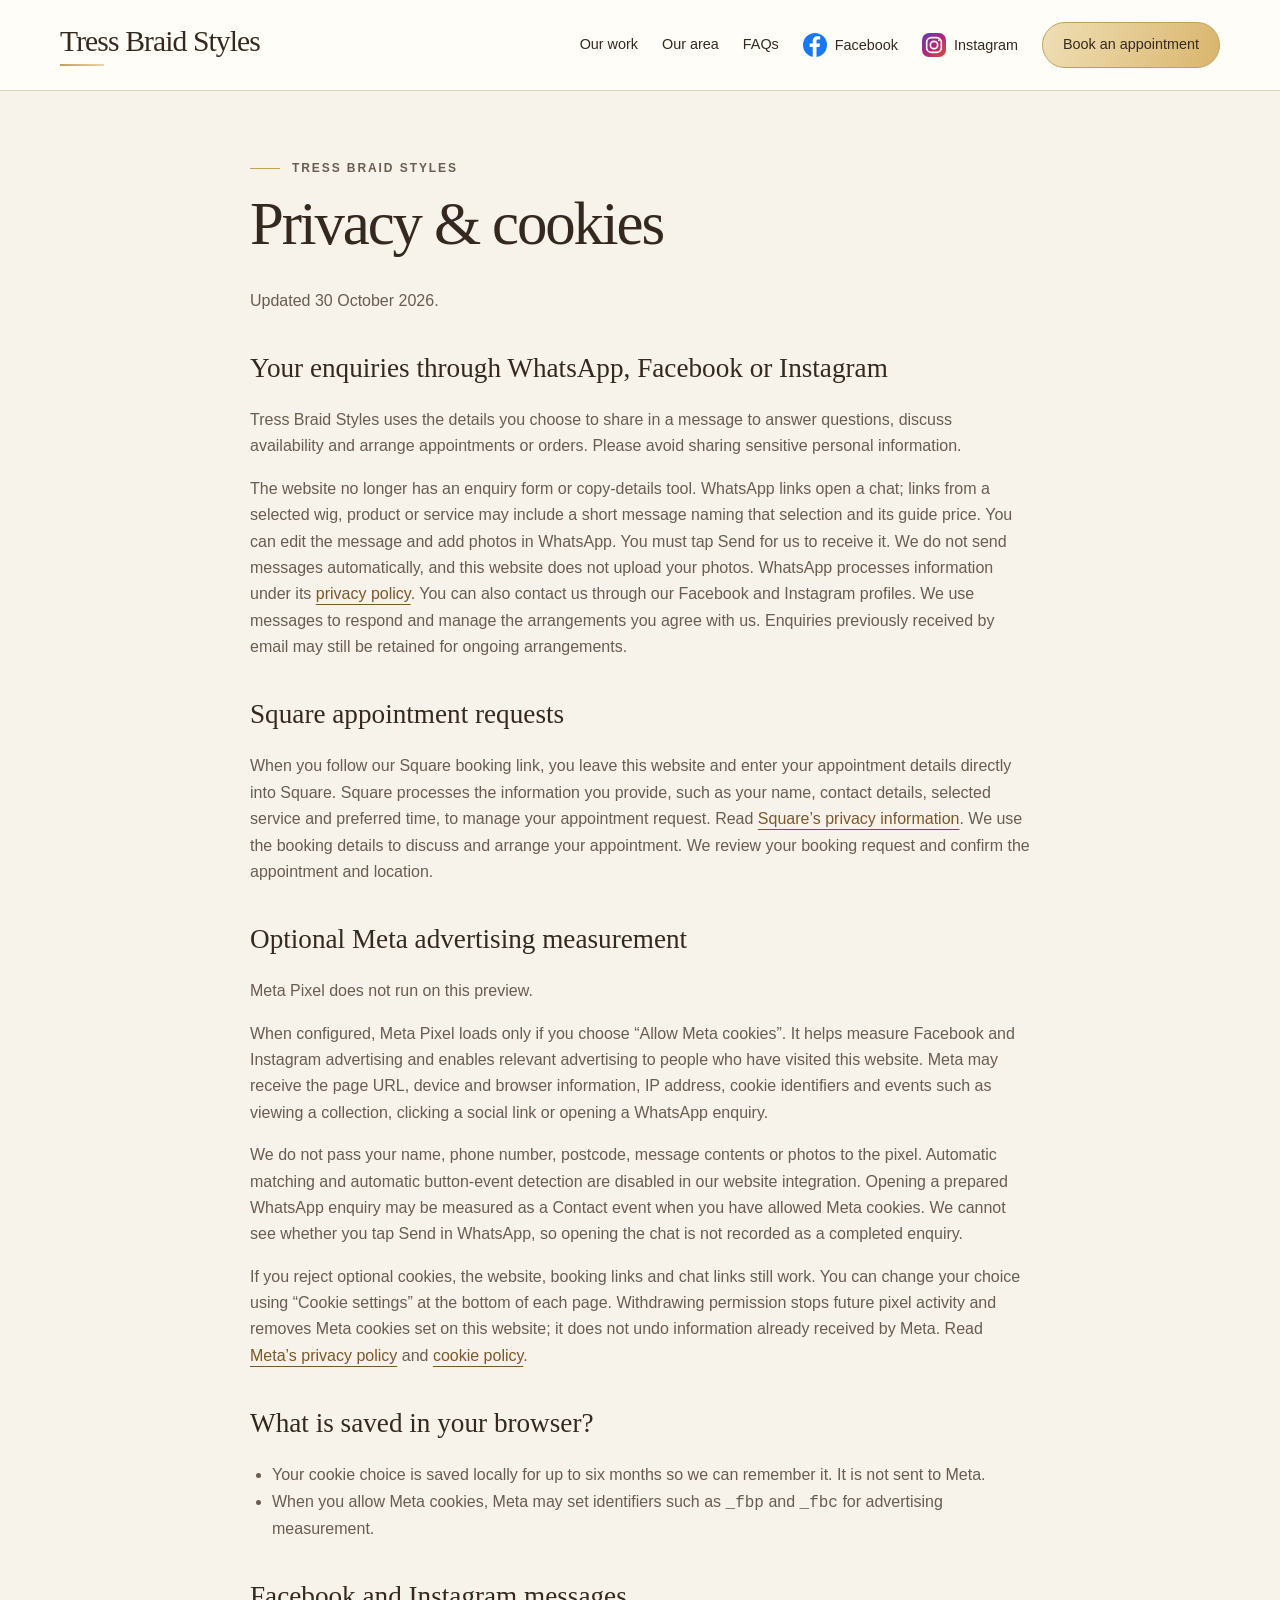
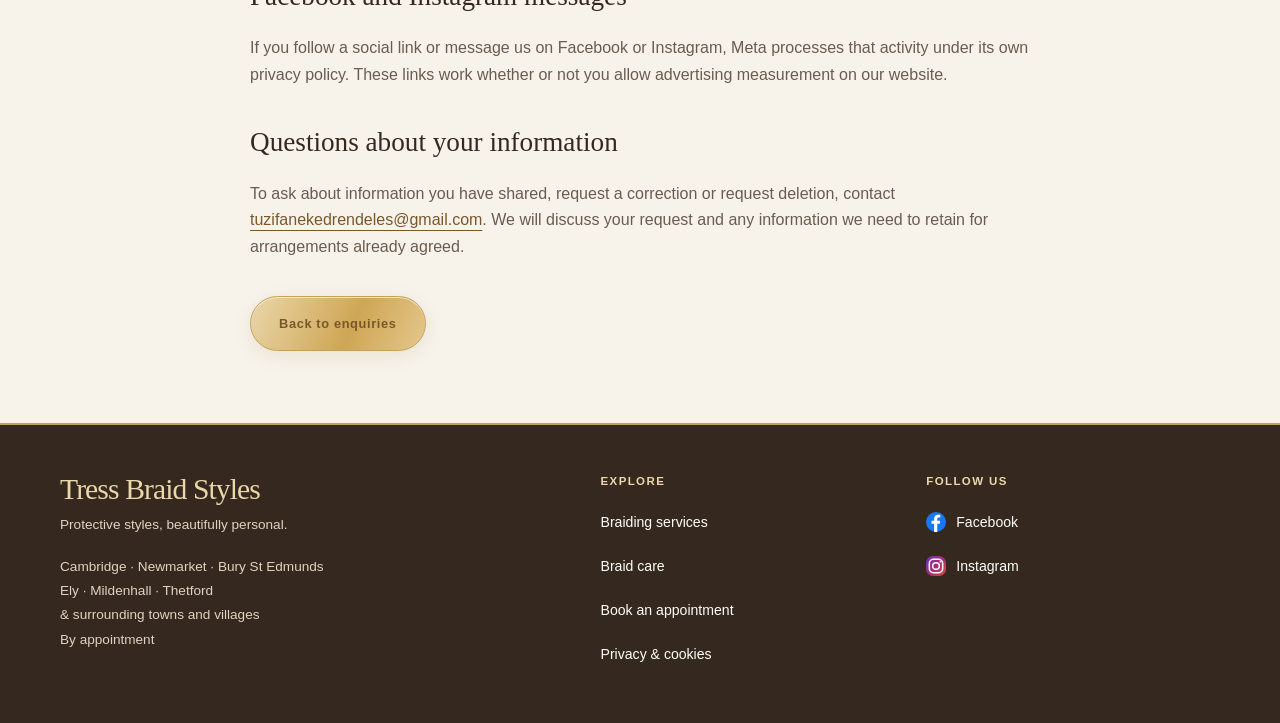
<file: privacy.html>
<!doctype html>
<html lang="en-GB"><head><meta charset="utf-8"><meta name="viewport" content="width=device-width,initial-scale=1"><title>Privacy &amp; Cookies | Tress Braid Styles</title><meta name="description" content="How Tress Braid Styles handles enquiries and optional Meta advertising measurement, and how to change your cookie choice."><meta name="robots" content="noindex,follow"><link rel="icon" href="/favicon.svg" type="image/svg+xml"><style>:root {
  --page-width: 1160px;
  --page-gutter: 24px;
  --section-space: clamp(56px, 6vw, 88px);
  --cream: #f7f3eb;
  --paper: #fffdf8;
  --ink: #35291f;
  --brown: #654632;
  --gold: #c5a05b;
  --gold-light: #ead7aa;
  --gold-button: #cfa655;
  --gold-text: #78582b;
  --muted: #695c50;
  --line: #dfd2bb;
  --beige: #f0e8da;
}
* { box-sizing: border-box; }
[hidden] { display: none !important; }
html { scroll-behavior: smooth; }
body { margin: 0; background: var(--cream); color: var(--ink); font: 1rem/1.65 Arial, Helvetica, sans-serif; }
a { color: inherit; text-underline-offset: 5px; }
:focus-visible { outline: 3px solid var(--gold-text); outline-offset: 5px; }
.footer :focus-visible { outline-color: var(--paper); }
.wrap { width: min(var(--page-width), calc(100% - 2 * var(--page-gutter))); margin-inline: auto; }
.eyebrow { color: var(--gold-text); font-size: .75rem; font-weight: 700; letter-spacing: .16em; text-transform: uppercase; }
.eyebrow { display: inline-flex; align-items: center; gap: 12px; }
.eyebrow::before { content: ''; width: 30px; height: 1px; background: var(--gold); }
.skip { position: absolute; top: -100px; left: 16px; z-index: 5; padding: 12px 20px; background: var(--paper); }
.skip:focus { top: 12px; }
.notice { padding: 10px 18px; background: #eee0c2; color: var(--ink); text-align: center; font-size: .75rem; letter-spacing: .07em; }
header { background: var(--paper); border-bottom: 1px solid var(--line); }
.nav { display: flex; align-items: center; justify-content: space-between; gap: 24px; min-height: 90px; padding-block: 18px; flex-wrap: wrap; }
.brand, .footer-brand { font: 500 1.85rem Georgia, 'Times New Roman', serif; letter-spacing: -.03em; }
.brand { position: relative; text-decoration: none; padding-bottom: 8px; }
.brand::after { content: ''; position: absolute; left: 0; bottom: 0; width: 44px; height: 2px; background: linear-gradient(90deg, var(--gold), var(--gold-light)); }
.nav-links { display: flex; align-items: center; gap: 24px; flex-wrap: wrap; }
.nav-links a { display: inline-flex; align-items: center; min-height: 44px; padding-block: 8px; font-size: .9rem; text-decoration: none; }
.nav-links a:hover { text-decoration: underline; }
.nav-links > a:last-child { padding: 10px 20px; border: 1px solid var(--gold); border-radius: 999px; color: var(--ink); background: linear-gradient(110deg, #efdfb5, #d9b56d); }
.button { display: inline-block; padding: 16px 28px; border: 1px solid var(--gold); border-radius: 999px; background: linear-gradient(115deg, #ead7aa, var(--gold-button) 58%, #e4c88c); color: var(--ink); box-shadow: 0 5px 18px rgba(151,112,42,.12), inset 0 1px rgba(255,253,248,.7); font-size: .8rem; font-weight: 700; text-decoration: none; letter-spacing: .05em; transition: box-shadow .2s; }
.button:hover { box-shadow: 0 7px 22px rgba(151,112,42,.2), inset 0 1px rgba(255,253,248,.7); }
.hero { background: var(--paper); }
.hero-inner { display: grid; grid-template-columns: repeat(2,minmax(0,1fr)); align-items: center; gap: 64px; padding-block: 64px; }
.hero-copy { display: flex; flex-direction: column; justify-content: center; min-width: 0; padding: 0; }
h1, h2, h3 { font-family: Georgia, 'Times New Roman', serif; font-weight: 400; }
.hero h1 { max-width: 100%; margin: 22px 0 28px; font-size: clamp(3rem, 4.8vw, 4.65rem); line-height: 1.06; letter-spacing: -.045em; }
.hero h1 em { display: block; color: var(--gold-text); font-weight: 400; }
.hero-actions { display: flex; flex-wrap: wrap; align-items: center; gap: 14px 24px; }
.secondary-link { display: inline-flex; align-items: center; min-height: 44px; color: var(--gold-text); font-size: .95rem; }
.lead { max-width: 560px; margin: 0 0 30px; color: var(--muted); font-size: 1.04rem; }
.small-note { margin: 24px 0 0; color: var(--muted); font-size: .8rem; }
.hero-carousel { scroll-margin-top: 24px; width: 100%; max-width: 400px; min-width: 0; justify-self: center; align-self: center; padding-block: 28px; }
.carousel-help { display: flex; flex-wrap: wrap; justify-content: space-between; gap: 4px 12px; margin: 0 12px 12px 0; color: var(--gold-text); font-size: .85rem; }
.carousel-help span { font-size: .78rem; color: var(--muted); }
.carousel-track { position: relative; display: grid; grid-auto-flow: column; grid-auto-columns: calc(100% - 38px); gap: 14px; overflow-x: auto; overscroll-behavior-x: contain; scroll-snap-type: x mandatory; scrollbar-width: none; border-radius: 22px 22px 8px 8px; }
.carousel-track::-webkit-scrollbar { display: none; }
.carousel-slide { display: grid; grid-template-rows: minmax(0,1fr) auto; aspect-ratio: 9/16; min-width: 0; margin: 0; overflow: hidden; scroll-snap-align: start; scroll-snap-stop: always; border: 1px solid var(--gold); border-radius: 22px 22px 8px 8px; background: var(--beige); }
.carousel-slide img { display: block; width: 100%; height: 100%; min-height: 0; object-fit: contain; }
.carousel-slide figcaption { padding: 12px 14px; background: var(--paper); color: var(--ink); font-size: .8rem; line-height: 1.45; }
.carousel-navigation { display: flex; align-items: center; justify-content: center; gap: 8px; margin-top: 12px; }
.carousel-arrow { display: inline-flex; align-items: center; justify-content: center; flex-shrink: 0; width: 44px; height: 44px; border: 1px solid var(--gold); border-radius: 50%; background: var(--gold-light); color: var(--ink); font: 1.3rem Arial, sans-serif; cursor: pointer; }
.carousel-arrow:disabled { opacity: .4; cursor: default; }
.carousel-dots { display: flex; flex: 1 1 auto; min-width: 0; max-width: 260px; flex-wrap: wrap; align-items: center; justify-content: center; }
.carousel-dots a { display: grid; place-items: center; width: 26px; height: 44px; text-decoration: none; }
.carousel-dots a::after { content: ''; width: 7px; height: 7px; border: 1px solid var(--gold-text); border-radius: 50%; background: transparent; }
.carousel-dots a[aria-current="true"]::after { background: var(--gold-text); }
.carousel-position { margin: 0; text-align: center; font-size: .8rem; color: var(--muted); }
.section { padding-block: var(--section-space); scroll-margin-top: 24px; }
.section-head { max-width: 680px; margin: 0 auto 42px; text-align: center; }
.section h2 { margin: 16px 0 22px; font-size: clamp(2.4rem, 4vw, 4rem); line-height: 1.12; letter-spacing: -.035em; }
.section-head p, .experience-copy > p { color: var(--muted); }
.services { display: grid; grid-template-columns: repeat(6, 1fr); gap: 20px; }
.card { position: relative; grid-column: span 2; padding: 32px; background: var(--paper); border: 1px solid var(--line); border-radius: 14px; box-shadow: 0 5px 20px rgba(53,41,31,.025); }
.card::before { content: ''; position: absolute; top: -1px; left: 28px; right: 28px; height: 3px; background: linear-gradient(90deg, var(--gold-light), var(--gold), var(--gold-light)); border-radius: 3px; }
.card:nth-child(n+4) { grid-column: span 3; }
.card h3 { margin: 0 0 14px; font-size: 1.85rem; line-height: 1.15; letter-spacing: -.02em; }
.card p { margin: 0 0 16px; color: var(--muted); font-size: .94rem; }
.card a { display: inline-block; min-height: 44px; padding-block: 10px; color: var(--gold-text); text-decoration-color: var(--gold); font-size: .85rem; font-weight: 700; }
.experience { background: var(--paper); border-block: 1px solid var(--line); }
.experience-grid { display: grid; grid-template-columns: repeat(2,minmax(0,1fr)); align-items: start; gap: 64px; }
.steps { border-top: 1px solid var(--line); }
.step { padding-block: 24px; border-bottom: 1px solid var(--line); }
.step strong { font: 400 1.35rem Georgia, serif; }
.step p { margin: 7px 0 0; color: var(--muted); font-size: 1rem; }
.area { background: var(--cream); border-bottom: 1px solid var(--line); }
.area-grid { display: grid; grid-template-columns: repeat(2,minmax(0,1fr)); gap: 64px; }
.area p { color: var(--muted); }
.area-details { align-self: center; border-left: 2px solid var(--gold); padding-left: 28px; }
.area-details strong { color: var(--ink); font-weight: 500; }
.area-note { font-size: .9rem; }
.faq { max-width: 760px; margin-inline: auto; }
.faq details, .area details { border-bottom: 1px solid var(--line); padding-block: 12px; }
.faq summary, .area summary { min-height: 44px; padding-block: 9px; font-size: 1.03rem; cursor: pointer; }
.faq p { color: var(--muted); }
.faq summary::marker, .area summary::marker { color: var(--gold-text); }
.cta { position: relative; background: linear-gradient(120deg, var(--paper), #efe3c9); color: var(--ink); border-block: 1px solid var(--gold); }
.cta-inner { padding-block: var(--section-space); }
.enquiry-layout { display: grid; grid-template-columns: minmax(0,.8fr) minmax(0,1.2fr); align-items: start; gap: 48px; }
.enquiry-layout > * { min-width: 0; }
.cta .eyebrow { color: var(--gold-text); }
.cta h2 { margin: 18px 0 24px; font-size: clamp(2.6rem, 4.5vw, 4.3rem); line-height: 1.08; letter-spacing: -.035em; }
.cta p { color: var(--muted); }
.enquiry-card { padding: 32px; border: 1px solid var(--gold); border-radius: 18px; background: var(--paper); color: var(--ink); box-shadow: 0 14px 40px rgba(95,70,29,.06); }
.enquiry-card label { display: block; margin-bottom: 8px; font-weight: 700; }
.enquiry-card h3 { margin: 0; font: 400 1.8rem Georgia, serif; }
.form-fields { display: grid; grid-template-columns: minmax(0,1fr); gap: 22px; margin-top: 28px; }
.field { min-width: 0; }
.field p { margin: 6px 0 0; }
.enquiry-card input:not([type="file"]), .enquiry-card select { width: 100%; min-width: 0; min-height: 48px; padding: 12px; border: 1px solid #96836c; border-radius: 8px; background: var(--cream); color: var(--ink); font: inherit; }
.enquiry-card input[type="date"] { display: block; max-width: 100%; appearance: none; -webkit-appearance: none; text-align: left; }
.enquiry-card input[type="date"]::-webkit-date-and-time-value { min-height: 1.5em; text-align: left; }
.enquiry-card input[type="date"]::-webkit-datetime-edit { padding: 0; min-width: 0; }
.extra-details { margin-top: 24px; }
.extra-details textarea { margin-top: 10px; }
.cta .enquiry-card p { color: var(--muted); font-size: .9rem; }
.enquiry-card textarea { width: 100%; padding: 16px; border: 1px solid #96836c; border-radius: 10px; background: var(--cream); color: var(--ink); font: inherit; resize: vertical; }
.enquiry-card .button { width: 100%; margin-top: 16px; font: inherit; font-weight: 700; letter-spacing: 0; text-align: center; cursor: pointer; }
.enquiry-card .status { min-height: 1.6em; margin-block: 14px 0; }
.enquiry-card .status:empty { min-height: 0; margin: 0; }
.enquiry-card .contact-link { background: transparent; box-shadow: none; border-color: transparent; color: var(--gold-text); text-decoration: underline; text-underline-offset: 4px; }
.enquiry-card :focus-visible { outline-color: var(--gold-text); }
.photo-attachment { margin-top: 24px; padding-top: 24px; border-top: 1px solid var(--line); }
.photo-attachment label span { font-weight: 400; }
.photo-attachment input[type="file"] { display: block; max-width: 100%; width: 100%; min-height: 44px; color: var(--muted); font: inherit; font-size: .9rem; }
.photo-attachment input::file-selector-button { margin-right: 12px; padding: 12px 18px; border: 1px solid var(--gold); border-radius: 8px; background: var(--cream); color: var(--ink); font: inherit; cursor: pointer; }
.photo-selection { display: flex; gap: 16px; align-items: center; margin-top: 16px; min-width: 0; }
.photo-selection > div { min-width: 0; }
.photo-selection p { overflow-wrap: anywhere; }
#inspiration-preview { width: 88px; height: 110px; object-fit: contain; border: 1px solid var(--line); border-radius: 8px; background: var(--cream); }
.text-button { padding: 10px 0; min-height: 44px; border: 0; background: transparent; color: var(--gold-text); font: inherit; text-decoration: underline; text-underline-offset: 4px; cursor: pointer; }
.photo-send-note { margin-bottom: 0; }
.footer { padding-block: 48px; background: var(--ink); color: var(--paper); border-top: 2px solid var(--gold); }
.footer-brand { color: var(--gold-light); }
.footer-grid { display: flex; align-items: end; justify-content: space-between; gap: 32px; }
.footer p { margin: 8px 0 0; color: #e0d2c0; font-size: .85rem; }
.footer a { display: inline-block; min-height: 44px; padding-block: 10px; font-size: .9rem; }
.social-link { margin-left: 20px; }
@media (max-width: 800px) {
  :root { --page-gutter: 18px; }
  .nav { gap: 8px; min-height: 72px; }
  .brand { font-size: 1.65rem; }
  .nav-links { width: 100%; column-gap: 22px; row-gap: 0; }
  .nav-links a { font-size: .85rem; }
  .hero-carousel { width: calc(100% - 36px); max-width: 400px; padding: 0 0 28px; }
  .section { padding-block: var(--section-space); }
  .section-head { margin-bottom: 30px; }
  .services { grid-template-columns: 1fr; gap: 16px; }
  .card, .card:nth-child(n+4) { grid-column: auto; padding: 26px; }
  .experience-grid, .area-grid, .enquiry-layout { grid-template-columns: 1fr; gap: 32px; }
  .cta-inner { padding-block: var(--section-space); }
  .enquiry-card { padding: 22px; }
  .form-fields { grid-template-columns: minmax(0,1fr); }
  .footer-grid { display: block; }
  .footer-grid > div + div { margin-top: 24px; }
  .social-link { margin-left: 16px; }
}
@media (max-width: 360px) {
  .nav-links { column-gap: 16px; }
  .social-link { display: block !important; margin-left: 0; }
}
@media (prefers-reduced-motion: reduce) {
  html { scroll-behavior: auto; }
  *, *::before, *::after { transition: none !important; animation: none !important; }
}

/* A calm hero, with the full portfolio below. */
.hero-feature { padding: 0; align-self: center; max-width: none; width: 100%; justify-self: stretch; }
.hero-feature img {display:block;width:100%;height:auto;border-radius:24px;}
.work-gallery { padding-block: var(--section-space); }
.work-gallery .hero-carousel { width: 100%; max-width: none; padding: 0; margin: 0; }
.work-gallery .carousel-track {grid-auto-columns:min(78vw,340px);align-items:start;}
.work-gallery .carousel-slide {aspect-ratio:auto;grid-template-rows:auto auto;}
.work-gallery .carousel-slide img {height:auto;object-fit:contain;}

.form-trap { position: absolute; left: -10000px; width: 1px; height: 1px; overflow: hidden; }
.enquiry-card .button:disabled { opacity: .65; cursor: wait; }

.facebook-mark { display: inline-flex; flex: 0 0 auto; align-items: center; justify-content: center; width: 24px; height: 24px; color: #fff; line-height: 0; }
.facebook-mark svg { display: block; width: 24px; height: 24px; }
.nav-links .facebook-nav, .facebook-inline { gap: 8px; }
.facebook-inline { text-decoration-color: #1877f2; }
.facebook-section { padding-block: 0; scroll-margin-top: 24px; }
.facebook-card { display: grid; grid-template-columns: minmax(0,1.25fr) minmax(0,1fr); align-items: center; gap: 48px; padding: 48px; border: 1px solid var(--gold); border-radius: 24px; background: linear-gradient(115deg, var(--paper), #ede3cf); }
.facebook-kicker { display: flex; align-items: center; gap: 10px; color: var(--gold-text); font-size: .75rem; font-weight: 700; letter-spacing: .13em; }
.facebook-card h2 { margin: 20px 0; font-size: clamp(2.2rem, 3.8vw, 3.5rem); line-height: 1.12; letter-spacing: -.035em; }
.facebook-copy > p { max-width: 520px; margin-bottom: 0; color: var(--muted); }
.facebook-action { min-width: 0; text-align: center; padding: 28px; border-radius: 18px; background: rgba(255,253,248,.85); border: 1px solid var(--line); }
.facebook-page-name { margin: 0; font: 400 1.7rem/1.3 Georgia, serif; }
.facebook-handle { margin: 8px 0 24px; color: var(--muted); font-size: .95rem; overflow-wrap: anywhere; }
.facebook-button { background: #1769d2; color: #fff; border-color: #1769d2; box-shadow: none; letter-spacing: 0; }
.facebook-button:hover { background: #1256af; box-shadow: 0 6px 16px rgba(23,105,210,.18); }
.facebook-note { margin: 18px 0 0; color: var(--muted); font-size: .78rem; }
@media(max-width:800px) { .facebook-card { grid-template-columns: minmax(0,1fr); padding: 28px 22px; gap: 28px; } .facebook-section { padding-block: 0; } .facebook-action { padding: 24px 16px; } }

.instagram-mark { display: inline-flex; align-items: center; justify-content: center; width: 24px; height: 24px; flex: 0 0 auto; border-radius: 7px; background: linear-gradient(135deg,#673ab7,#ad267c,#d55235); color: #fff; }
.instagram-mark svg { display: block; width: 22px; height: 22px; stroke: currentColor; stroke-width: 1.8; }
.nav-links .instagram-nav, .instagram-inline { gap: 8px; }
.instagram-inline { text-decoration-color: #a12b87; }
.hero-socials { display: flex; flex-wrap: wrap; gap: 8px 24px; width: 100%; }
.facebook-card { grid-template-columns: minmax(0,.9fr) minmax(0,1.4fr); gap: 32px; padding: 40px; }
.social-platforms { display: grid; grid-template-columns: repeat(2,minmax(0,1fr)); gap: 16px; min-width: 0; }
.social-platforms .facebook-action { padding: 24px 16px; }
.platform-label { display: flex; align-items: center; justify-content: center; gap: 8px; margin-bottom: 20px; font-weight: 700; }
.social-platforms .facebook-page-name { font-size: 1.45rem; }
.social-platforms .button { padding: 14px 18px; }
.instagram-button { background: linear-gradient(115deg,#7536a8,#ad267c); border-color: #873096; color: #fff; box-shadow: none; letter-spacing: 0; }
.instagram-button:hover { box-shadow: 0 6px 16px rgba(117,54,168,.2); }
.footer-grid > div:last-child { max-width: 650px; }
@media(max-width:1000px) { .facebook-card { grid-template-columns: minmax(0,1fr); } }
@media(max-width:600px) { .social-platforms { grid-template-columns: minmax(0,1fr); } .facebook-card { padding: 28px 22px; gap: 28px; } .social-platforms .facebook-action { padding: 24px 16px; } }
.social-label-text { display: block; line-height: 24px; }
.facebook-nav, .instagram-nav, .platform-label { white-space: nowrap; }
.nav-socials { display: flex; align-items: center; gap: 24px; }
@media(max-width:800px) { .nav-socials { order: 2; width: 100%; gap: 22px; } .nav-links > a[href="#booking"] { order: 1; } }

.enquiry-layout { width: min(900px,calc(100% - 2 * var(--page-gutter))); grid-template-columns: minmax(0,1fr); gap: 32px; }
.enquiry-intro { width: min(100%,760px); margin-inline: auto; text-align: center; }
.enquiry-intro .eyebrow { justify-content: center; }
.cta .enquiry-intro h2 { margin: 16px 0; font-size: clamp(2.4rem,4vw,3.5rem); }
.enquiry-intro p { max-width: 570px; margin: 0 auto; }
.form-fields { grid-template-columns: repeat(2,minmax(0,1fr)); gap: 20px 24px; margin-top: 24px; }
.enquiry-card { padding: 32px 36px; }
.enquiry-card h3 { font-size: 1.6rem; }
.enquiry-card h3 + p { margin: 6px 0 0; }
.enquiry-card label { margin-bottom: 6px; font-size: .92rem; }
.enquiry-card .field p { font-size: .8rem; }
.enquiry-options { margin-top: 24px; border-block: 1px solid var(--line); }
.enquiry-options summary { min-height: 48px; padding-block: 14px; cursor: pointer; font-weight: 700; font-size: .95rem; }
.enquiry-options summary::marker { color: var(--gold-text); }
.enquiry-options summary span { color: var(--muted); font-weight: 400; }
.enquiry-options .photo-attachment { margin-top: 0; padding-top: 12px; border-top: 0; }
.enquiry-options .extra-details { margin: 20px 0 24px; }
.enquiry-card #request-enquiry { display: block; max-width: 340px; margin: 24px auto 0; }
.enquiry-card .contact-link { display: block; width: fit-content; max-width: 100%; margin: 8px auto 0; padding: 10px 12px; font-size: .9rem; }
.cta .enquiry-card .enquiry-footnote { margin: 12px 0 0; text-align: center; font-size: .78rem; }
@media(max-width:600px) { .enquiry-layout { gap: 24px; } .enquiry-card { padding: 24px 20px; } .form-fields { grid-template-columns: minmax(0,1fr); gap: 18px; } .enquiry-card #request-enquiry { max-width: none; } }

.enquiry-socials { margin-top: 16px; text-align: center; }
.cta .enquiry-card .enquiry-socials p { margin: 0; font-size: .85rem; }
.enquiry-social-links { display: flex; flex-wrap: wrap; justify-content: center; gap: 8px 24px; }
.enquiry-card .enquiry-social-links .contact-link { display: inline-flex; align-items: center; gap: 5px; min-height: 44px; margin: 0; padding: 8px 0; font-weight: 700; }
.enquiry-privacy { margin-top: 20px; border-top: 1px solid var(--line); scroll-margin-top: 24px; }
.enquiry-privacy summary { min-height: 44px; padding: 12px 0 0; color: var(--muted); font-size: .82rem; cursor: pointer; }
.enquiry-privacy summary::marker { color: var(--gold-text); }
.cta .enquiry-card .enquiry-privacy p { margin: 12px 0 0; font-size: .82rem; line-height: 1.65; }
.hero-image-note { margin: 10px 0 0; color: var(--muted); font-size: .72rem; text-align: center; }
@media(min-width:1000px) { .work-gallery .carousel-track { grid-auto-columns: calc((100% - 42px)/4); } }

.carousel-help { margin-right: 0; }
#about .section-head { margin-bottom: 0; }
.footer-grid > div:last-child { display: flex; flex-wrap: wrap; align-items: center; gap: 0 20px; }
.footer-grid > div:last-child > p { flex-basis: 100%; }
.footer .social-link { margin-left: 0; }
@media(min-width:801px) and (max-width:1100px) { .hero-inner { gap: 36px; } .experience-grid, .area-grid { gap: 40px; } .nav-links, .nav-socials { gap: 18px; } }
@media(max-width:900px) { .hero-inner { grid-template-columns: minmax(0,1fr); gap: 36px; padding-block: 48px; } .hero-feature { justify-self: center; max-width: 440px; } .hero h1 { font-size: clamp(2.75rem,7.5vw,4.5rem); } }
@media(max-width:600px) { .hero-inner { padding-block: 36px; gap: 28px; } .hero-feature { max-width: 400px; } .hero h1 { margin-block: 18px 22px; } .hero .lead { margin-bottom: 24px; } }

.nav-links > a[aria-current="page"] { color:var(--gold-text); text-decoration:underline; }
.wig-intro {background:var(--beige);border-block:1px solid var(--line);}
.wig-intro-inner {display:grid;grid-template-columns:minmax(0,1.3fr) minmax(0,.7fr);gap:56px;align-items:center;padding-block:48px;}
.wig-intro h2 {font-size:clamp(2rem,3.5vw,3.2rem);line-height:1.12;margin:14px 0 18px;letter-spacing:-.03em;}
.wig-intro p {max-width:600px;color:var(--muted);margin:0 0 24px;}
.wig-intro-photos {display:grid;grid-template-columns:1fr 1fr;gap:12px;}
.wig-intro-photos img {width:100%;height:auto;aspect-ratio:4/5;object-fit:cover;border-radius:70px 70px 14px 14px;display:block;}
.wig-intro-photos img:last-child {margin-top:28px;}
@media(min-width:801px) and (max-width:1200px){.nav {gap:14px}.nav-links,.nav-socials {gap:14px}.nav-links a {font-size:.83rem}.brand{font-size:1.7rem}}
@media(max-width:600px){.wig-intro-inner{grid-template-columns:1fr;gap:28px;padding-block:36px}.wig-intro-photos{max-width:360px;margin-inline:auto;width:100%}.wig-intro-photos img{aspect-ratio:1/1}.nav-links{column-gap:18px}}

.wig-choice{padding:14px 18px;border:1px solid var(--gold);border-radius:12px;background:var(--beige);font-weight:700;}


.wig-page-head{padding-block:60px 40px;text-align:center;background:var(--paper)}
.wig-page-head h1{font-size:clamp(3rem,5.7vw,4.7rem);line-height:1.06;letter-spacing:-.04em;margin:20px 0}.wig-page-head h1 em{color:var(--gold-text)}
.wig-page-head .lead{margin:0 auto;max-width:620px}.wig-meta{font-size:.8rem;color:var(--gold-text);margin:22px 0 0}
.wig-collection{padding-block:40px 72px}.collection-bar{display:flex;justify-content:space-between;align-items:center;gap:18px;margin-bottom:24px;padding-bottom:16px;border-bottom:1px solid var(--line);font-size:.85rem;color:var(--muted)}
.wig-grid{display:grid;grid-template-columns:repeat(3,minmax(0,1fr));gap:28px}.wig-card{border:1px solid var(--line);border-radius:18px;background:var(--paper);overflow:hidden;display:flex;flex-direction:column;min-width:0}.wig-photo{aspect-ratio:1;overflow:hidden;background:var(--beige)}.wig-photo img{width:100%;height:100%;display:block;object-fit:contain}.wig-card-copy{padding:24px;display:flex;flex-direction:column;flex:1}.wig-tag{font-size:.68rem;letter-spacing:.12em;text-transform:uppercase;color:var(--gold-text);font-weight:700;margin:0 0 9px}.wig-card h2{font-size:1.9rem;line-height:1.15;margin:0 0 12px;letter-spacing:-.025em}.wig-description{font-size:.9rem;color:var(--muted);margin:0 0 18px;flex:1}.wig-price{font:1.65rem Georgia,serif;margin:0 0 16px}.wig-price span{font:.8rem Arial,sans-serif;color:var(--muted)}.wig-enquire{display:flex;align-items:center;justify-content:space-between;min-height:46px;border-top:1px solid var(--line);padding-top:14px;color:var(--gold-text);font-size:.85rem;font-weight:700;text-decoration:none}.wig-enquire:hover{text-decoration:underline}.wig-guide{font-size:.8rem;line-height:1.7;color:var(--muted);max-width:800px;margin:30px 0 0}.wig-guide p{margin:8px 0}.wig-help{background:var(--beige);border-top:1px solid var(--line);text-align:center;padding-block:48px}.wig-help h2{font-size:clamp(2rem,4vw,3rem);line-height:1.15;margin:0 0 16px}.wig-help p{color:var(--muted);max-width:560px;margin:0 auto 20px}.wig-help-links{display:flex;flex-wrap:wrap;justify-content:center;gap:12px 26px}.wig-help-links a{min-height:44px;display:inline-flex;align-items:center;color:var(--gold-text)}
@media(max-width:900px){.wig-grid{grid-template-columns:repeat(2,minmax(0,1fr));gap:20px}.wig-page-head{padding-block:44px 32px}}
@media(max-width:520px){.wig-grid{grid-template-columns:minmax(0,1fr);gap:24px}.wig-card-copy{padding:22px}.wig-photo{aspect-ratio:1}.collection-bar{align-items:flex-start;flex-direction:column;gap:4px}.wig-collection{padding-block:28px 44px}.wig-page-head h1{font-size:3rem}.wig-page-head .lead{font-size:1rem}}
.wig-styling-note{margin:12px 0 0;color:var(--muted);font-size:.85rem}.wig-styling-note a{color:var(--gold-text)}.wig-help h2{margin-top:16px}.wig-help .button{margin-bottom:18px}

/* Shared navigation and footer layout. */
.footer-grid { display:grid; grid-template-columns:minmax(0,1fr) minmax(0,1.3fr); align-items:start; gap:64px; }
.footer .footer-grid > .footer-sections { display:grid; grid-template-columns:repeat(2,minmax(0,1fr)); align-items:start; gap:32px; max-width:none; }
.footer-group { min-width:0; }
.footer-group h2 { margin:0 0 10px; color:var(--gold-light); font:700 .72rem/1.5 Arial,sans-serif; letter-spacing:.12em; text-transform:uppercase; }
.footer-group-links { display:flex; flex-direction:column; align-items:flex-start; }
.footer-group-links a { display:inline-flex; align-items:center; gap:10px; min-height:44px; margin:0; padding:8px 0; font-size:.88rem; text-decoration:none; }
.footer-group-links a:hover { text-decoration:underline; }
.footer-group-links .facebook-mark,.footer-group-links .instagram-mark { width:20px; height:20px; flex-shrink:0; }
.footer .footer-location { margin-top:18px; line-height:1.8; }
@media(max-width:1000px) {
 .nav { display:grid; grid-template-columns:minmax(0,1fr) auto; gap:14px; min-height:78px; padding-block:16px; align-items:center; }
 .nav .brand { font-size:clamp(1.18rem,5.3vw,1.65rem); width:fit-content; min-width:0; white-space:nowrap; }
 .nav .nav-links { grid-column:1/-1; display:grid; grid-template-columns:repeat(2,minmax(0,1fr)); gap:4px 16px; width:100%; padding-top:12px; border-top:1px solid var(--line); }
 .nav .nav-links > a { justify-content:flex-start; min-height:46px; padding:10px 0; font-size:.92rem; }
 .nav .nav-links > a:last-child { grid-column:1/-1; order:1; justify-content:center; margin-block:8px; padding:12px 20px; }
 .nav .nav-socials { grid-column:1/-1; order:2; display:grid; grid-template-columns:repeat(2,minmax(0,1fr)); gap:16px; width:100%; border-top:1px solid var(--line); padding-top:8px; }
 .nav .nav-socials a { min-height:44px; padding-block:8px; font-size:.85rem; }
 .footer { padding-block:36px; }
 .footer-grid { grid-template-columns:minmax(0,1fr); gap:28px; }
 .footer-grid > div + div { margin-top:0; }
 .footer .footer-grid > .footer-sections { grid-template-columns:repeat(2,minmax(0,1fr)); gap:24px; padding-top:24px; border-top:1px solid rgba(234,215,170,.25); }
 .footer-brand { font-size:1.7rem; }
 .footer p { font-size:.82rem; }
 .footer .footer-location { margin-top:12px; }
 .footer-group-links a { font-size:.84rem; }
}


@media(max-width:1000px) {
 .nav { grid-template-columns:minmax(0,1fr); gap:12px; padding-block:18px; }
 .nav .brand { justify-self:center; font-size:1.65rem; }
 .nav .brand::after { left:50%; transform:translateX(-50%); }
 .nav .nav-links { display:grid; grid-template-columns:repeat(3,minmax(0,1fr)); gap:4px 10px; padding-top:10px; }
 .nav .nav-links > a { justify-content:center; text-align:center; min-height:44px; padding:10px 4px; font-size:.83rem; }
 .nav .nav-links > a:last-child { grid-column:auto; order:0; margin:0; padding:10px 8px; }
 .nav .nav-socials { grid-column:1/-1; grid-template-columns:repeat(2,minmax(0,1fr)); justify-items:center; gap:10px; padding-top:8px; margin-top:8px; }
 .nav .nav-socials a { font-size:.82rem; }
}



.product-head { background:var(--paper); text-align:center; padding-block:56px 40px; }
.product-head h1 { margin:20px 0; font-size:clamp(2.8rem,5.4vw,4.5rem); line-height:1.08; letter-spacing:-.04em; }
.product-head h1 em { color:var(--gold-text); }
.product-head .lead { max-width:620px; margin-inline:auto; margin-bottom:0; }
.product-head-note { margin:22px 0 0; color:var(--gold-text); font-size:.8rem; }
.product-collection { padding-block:36px 64px; }
.product-collection-top { display:flex; justify-content:space-between; gap:16px; padding-bottom:16px; margin-bottom:24px; border-bottom:1px solid var(--line); color:var(--muted); font-size:.85rem; }
.product-grid { display:grid; grid-template-columns:repeat(4,minmax(0,1fr)); gap:22px; }
.product-card { display:flex; flex-direction:column; overflow:hidden; min-width:0; border:1px solid var(--line); border-radius:16px; background:var(--paper); }
.product-image { aspect-ratio:1; background:white; padding:20px; border-bottom:1px solid var(--line); }
.product-image img { display:block; width:100%; height:100%; object-fit:contain; }
.product-copy { padding:20px; display:flex; flex-direction:column; flex:1; }
.product-brand { margin:0 0 8px; font-size:.68rem; font-weight:700; letter-spacing:.1em; text-transform:uppercase; color:var(--gold-text); }
.product-card h2 { margin:0 0 8px; font-size:1.45rem; line-height:1.18; letter-spacing:-.02em; }
.product-size { margin:0 0 12px; color:var(--muted); font-size:.76rem; }
.product-description { flex:1; margin:0 0 20px; color:var(--muted); font-size:.84rem; line-height:1.6; }
.product-price { margin:0 0 16px; font:1.6rem Georgia,serif; }
.product-enquire { display:flex; align-items:center; justify-content:center; min-height:44px; padding:10px 12px; border:1px solid var(--gold); border-radius:999px; text-decoration:none; font-size:.8rem; font-weight:700; color:var(--gold-text); }
.product-enquire:hover { background:var(--beige); }
.product-notes { max-width:840px; margin-top:28px; color:var(--muted); font-size:.8rem; line-height:1.7; }
.product-notes p { margin:10px 0; }
.product-help { background:var(--beige); border-top:1px solid var(--line); text-align:center; padding-block:44px; }
.product-help h2 { margin:0 0 16px; font-size:clamp(2rem,4vw,3rem); line-height:1.15; }
.product-help p { max-width:560px; margin:0 auto 22px; color:var(--muted); }
.product-help-socials { display:flex; flex-wrap:wrap; justify-content:center; gap:12px 24px; margin-top:16px; }
.product-help-socials a { display:inline-flex; align-items:center; min-height:44px; color:var(--gold-text); }
@media(max-width:1100px) { .product-grid { grid-template-columns:repeat(3,minmax(0,1fr)); gap:18px; } }
@media(max-width:700px) { .product-grid { grid-template-columns:repeat(2,minmax(0,1fr)); gap:14px; } .product-head { padding-block:36px 30px; } .product-head h1{font-size:clamp(2.5rem,8vw,3.5rem)} .product-collection{padding-block:28px 40px}.product-copy{padding:16px 14px}.product-card h2{font-size:1.15rem}.product-image{padding:14px}.product-description{font-size:.78rem}.product-brand{font-size:.62rem}.product-collection-top{flex-direction:column;gap:4px}.product-enquire{font-size:.75rem} }
@media(max-width:350px) { .product-grid{gap:10px}.product-copy{padding:14px 10px}.product-card h2{font-size:1.05rem}.product-image{padding:10px} }
</style><style>.legal{max-width:780px;padding-block:56px 72px}.legal h1{font-size:clamp(2.4rem,5vw,3.8rem);line-height:1.1;letter-spacing:-.035em;margin:0 0 30px}.legal h2{font-size:1.7rem;margin:32px 0 12px}.legal p,.legal li{color:#695c50}.legal a{color:#78582b}.legal ul{padding-left:22px}.legal .button{margin-top:20px}</style><link rel="stylesheet" href="/site-consent.css"><script src="/site-config.js?v=20261027-square" defer></script><script src="/site-consent.js?v=20261030-calendar" defer></script><link rel="stylesheet" href="/site-navigation.css?v=20261030-menu"><script src="/site-navigation.js?v=20261030-menu" defer></script></head><body><a class="skip" href="#main">Skip to content</a><header><nav class="nav wrap" aria-label="Main navigation"><a class="brand" href="/#main" aria-label="Tress Braid Styles — home">Tress Braid Styles</a><button class="menu-toggle" type="button" aria-expanded="false" aria-controls="primary-navigation" hidden><svg class="menu-open-icon" viewBox="0 0 24 24" fill="none" stroke="currentColor" stroke-width="1.8" stroke-linecap="round" aria-hidden="true"><path d="M4 6h16M4 12h16M4 18h16"/></svg><svg class="menu-close-icon" viewBox="0 0 24 24" fill="none" stroke="currentColor" stroke-width="1.8" stroke-linecap="round" aria-hidden="true"><path d="m6 6 12 12M18 6 6 18"/></svg><span>Menu</span></button><div class="nav-links" id="primary-navigation"><a href="/#portfolio">Our work</a><a href="/#area">Our area</a><a href="/#faq">FAQs</a><div class="nav-socials"><a class="facebook-nav" href="https://www.facebook.com/tressbraidstyles" target="_blank" rel="noopener noreferrer"><span class="facebook-mark" aria-hidden="true"><svg viewBox="0 0 24 24" fill="none"><circle cx="12" cy="12" r="12" fill="#1877f2"/><path d="M13.5 24V14h3l.45-3.5H13.5V8.3c0-1 .3-1.7 1.75-1.7h1.9V3.5c-.33-.05-1.46-.14-2.78-.14-2.75 0-4.63 1.68-4.63 4.76v2.38H6.65V14h3.09v10h3.76Z" fill="#fff"/></svg></span><span class="social-label-text">Facebook</span></a><a class="instagram-nav" href="https://www.instagram.com/tress_braidstyles/" target="_blank" rel="noopener noreferrer"><span class="instagram-mark" aria-hidden="true"><svg viewBox="0 0 24 24" fill="none"><rect x="4" y="4" width="16" height="16" rx="5"/><circle cx="12" cy="12" r="4"/><circle cx="17.3" cy="6.8" r="1" fill="currentColor" stroke="none"/></svg></span><span class="social-label-text">Instagram</span></a></div><a href="/#booking">Book an appointment</a></div></nav></header><main id="main" class="legal wrap"><p class="eyebrow">Tress Braid Styles</p><h1>Privacy &amp; cookies</h1><p>Updated 30 October 2026.</p>
<h2>Your enquiries through WhatsApp, Facebook or Instagram</h2><p>Tress Braid Styles uses the details you choose to share in a message to answer questions, discuss availability and arrange appointments or orders. Please avoid sharing sensitive personal information.</p>
<p>The website no longer has an enquiry form or copy-details tool. WhatsApp links open a chat; links from a selected wig, product or service may include a short message naming that selection and its guide price. You can edit the message and add photos in WhatsApp. You must tap Send for us to receive it. We do not send messages automatically, and this website does not upload your photos. WhatsApp processes information under its <a href="https://www.whatsapp.com/legal/privacy-policy" target="_blank" rel="noopener noreferrer">privacy policy</a>. You can also contact us through our Facebook and Instagram profiles. We use messages to respond and manage the arrangements you agree with us. Enquiries previously received by email may still be retained for ongoing arrangements.</p>
<h2>Square appointment requests</h2><p>When you follow our Square booking link, you leave this website and enter your appointment details directly into Square. Square processes the information you provide, such as your name, contact details, selected service and preferred time, to manage your appointment request. Read <a href="https://squareup.com/gb/en/legal/general/privacy" target="_blank" rel="noopener noreferrer">Square’s privacy information</a>. We use the booking details to discuss and arrange your appointment. We review your booking request and confirm the appointment and location.</p>
<h2>Optional Meta advertising measurement</h2><p id="marketing-cookie-status" class="cookie-status">Meta Pixel is not currently enabled on this website.</p><p>When configured, Meta Pixel loads only if you choose “Allow Meta cookies”. It helps measure Facebook and Instagram advertising and enables relevant advertising to people who have visited this website. Meta may receive the page URL, device and browser information, IP address, cookie identifiers and events such as viewing a collection, clicking a social link or opening a WhatsApp enquiry.</p><p>We do not pass your name, phone number, postcode, message contents or photos to the pixel. Automatic matching and automatic button-event detection are disabled in our website integration. Opening a prepared WhatsApp enquiry may be measured as a Contact event when you have allowed Meta cookies. We cannot see whether you tap Send in WhatsApp, so opening the chat is not recorded as a completed enquiry.</p><p>If you reject optional cookies, the website, booking links and chat links still work. You can change your choice using “Cookie settings” at the bottom of each page. Withdrawing permission stops future pixel activity and removes Meta cookies set on this website; it does not undo information already received by Meta. Read <a href="https://www.facebook.com/privacy/policy/" target="_blank" rel="noopener noreferrer">Meta’s privacy policy</a> and <a href="https://www.facebook.com/policies/cookies/" target="_blank" rel="noopener noreferrer">cookie policy</a>.</p><div id="cookie-settings-slot"></div>
<h2>What is saved in your browser?</h2><ul><li>Your cookie choice is saved locally for up to six months so we can remember it. It is not sent to Meta.</li><li>When you allow Meta cookies, Meta may set identifiers such as <code>_fbp</code> and <code>_fbc</code> for advertising measurement.</li></ul>
<h2>Facebook and Instagram messages</h2><p>If you follow a social link or message us on Facebook or Instagram, Meta processes that activity under its own privacy policy. These links work whether or not you allow advertising measurement on our website.</p>
<h2>Questions about your information</h2><p>To ask about information you have shared, request a correction or request deletion, contact <a href="mailto:tuzifanekedrendeles@gmail.com">tuzifanekedrendeles@gmail.com</a>. We will discuss your request and any information we need to retain for arrangements already agreed.</p><a class="button" href="/#booking">Back to enquiries</a></main><footer class="footer"><div class="footer-grid wrap"><div><div class="footer-brand">Tress Braid Styles</div><p>Protective styles, beautifully personal.</p><p class="footer-location">Cambridge · Newmarket · Bury St Edmunds<br>Ely · Mildenhall · Thetford<br>&amp; surrounding towns and villages<br>By appointment</p></div><div class="footer-sections"><div class="footer-group"><h2>Explore</h2><div class="footer-group-links"><a href="/#braid-services">Braiding services</a><a href="/braid-care">Braid care</a><a href="/#booking">Book an appointment</a><a href="/privacy">Privacy &amp; cookies</a></div></div><div class="footer-group"><h2>Follow us</h2><div class="footer-group-links"><a href="https://www.facebook.com/tressbraidstyles" target="_blank" rel="noopener noreferrer"><span class="facebook-mark" aria-hidden="true"><svg viewBox="0 0 24 24" fill="none"><circle cx="12" cy="12" r="12" fill="#1877f2"/><path d="M13.5 24V14h3l.45-3.5H13.5V8.3c0-1 .3-1.7 1.75-1.7h1.9V3.5c-.33-.05-1.46-.14-2.78-.14-2.75 0-4.63 1.68-4.63 4.76v2.38H6.65V14h3.09v10h3.76Z" fill="#fff"/></svg></span><span>Facebook</span></a><a href="https://www.instagram.com/tress_braidstyles/" target="_blank" rel="noopener noreferrer"><span class="instagram-mark" aria-hidden="true"><svg viewBox="0 0 24 24" fill="none"><rect x="4" y="4" width="16" height="16" rx="5"/><circle cx="12" cy="12" r="4"/><circle cx="17.3" cy="6.8" r="1" fill="currentColor" stroke="none"/></svg></span><span>Instagram</span></a></div></div></div></footer></body></html>
</file>
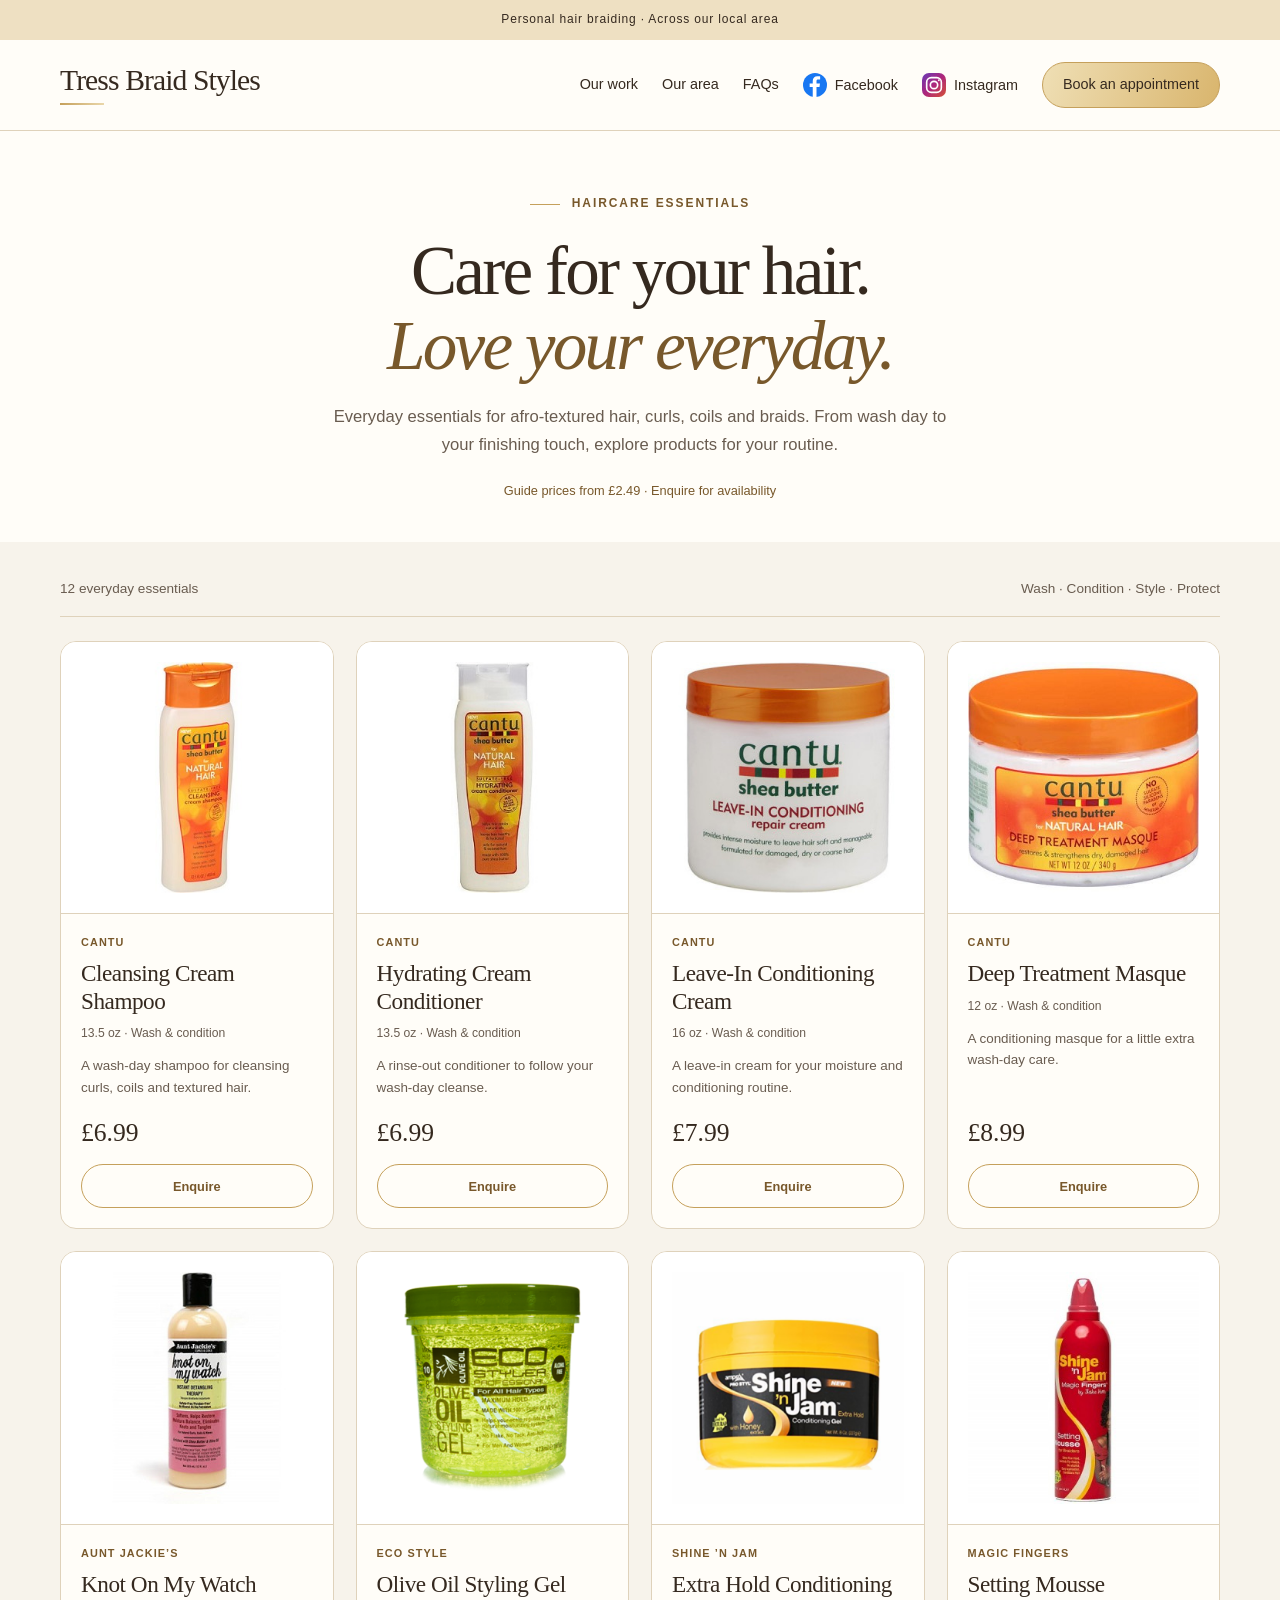
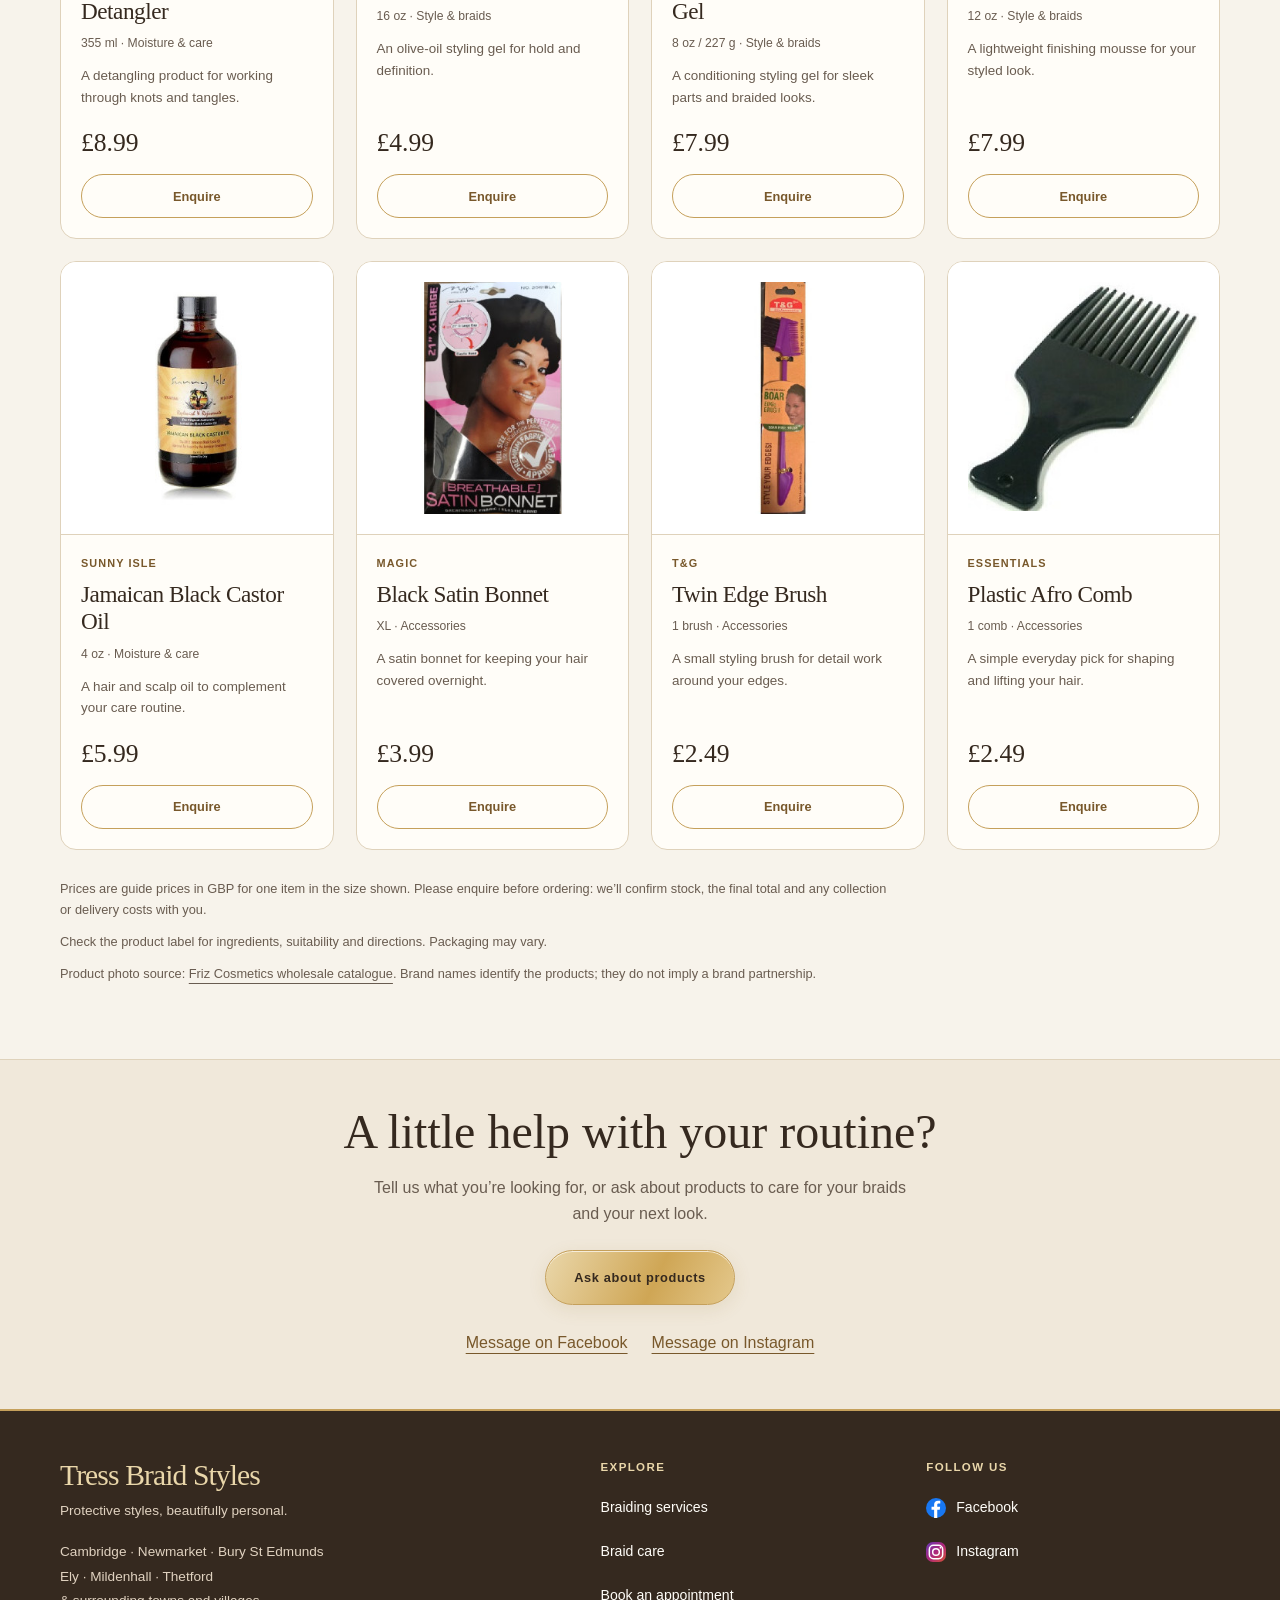
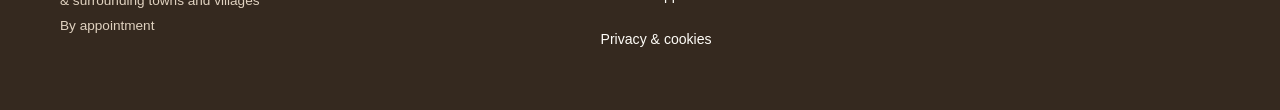
<file: products.html>
<!doctype html><html lang="en-GB"><head><meta charset="utf-8"><meta name="viewport" content="width=device-width,initial-scale=1"><style>:root {
  --page-width: 1160px;
  --page-gutter: 24px;
  --section-space: clamp(56px, 6vw, 88px);
  --cream: #f7f3eb;
  --paper: #fffdf8;
  --ink: #35291f;
  --brown: #654632;
  --gold: #c5a05b;
  --gold-light: #ead7aa;
  --gold-button: #cfa655;
  --gold-text: #78582b;
  --muted: #695c50;
  --line: #dfd2bb;
  --beige: #f0e8da;
}
* { box-sizing: border-box; }
[hidden] { display: none !important; }
html { scroll-behavior: smooth; }
body { margin: 0; background: var(--cream); color: var(--ink); font: 1rem/1.65 Arial, Helvetica, sans-serif; }
a { color: inherit; text-underline-offset: 5px; }
:focus-visible { outline: 3px solid var(--gold-text); outline-offset: 5px; }
.footer :focus-visible { outline-color: var(--paper); }
.wrap { width: min(var(--page-width), calc(100% - 2 * var(--page-gutter))); margin-inline: auto; }
.eyebrow { color: var(--gold-text); font-size: .75rem; font-weight: 700; letter-spacing: .16em; text-transform: uppercase; }
.eyebrow { display: inline-flex; align-items: center; gap: 12px; }
.eyebrow::before { content: ''; width: 30px; height: 1px; background: var(--gold); }
.skip { position: absolute; top: -100px; left: 16px; z-index: 5; padding: 12px 20px; background: var(--paper); }
.skip:focus { top: 12px; }
.notice { padding: 10px 18px; background: #eee0c2; color: var(--ink); text-align: center; font-size: .75rem; letter-spacing: .07em; }
header { background: var(--paper); border-bottom: 1px solid var(--line); }
.nav { display: flex; align-items: center; justify-content: space-between; gap: 24px; min-height: 90px; padding-block: 18px; flex-wrap: wrap; }
.brand, .footer-brand { font: 500 1.85rem Georgia, 'Times New Roman', serif; letter-spacing: -.03em; }
.brand { position: relative; text-decoration: none; padding-bottom: 8px; }
.brand::after { content: ''; position: absolute; left: 0; bottom: 0; width: 44px; height: 2px; background: linear-gradient(90deg, var(--gold), var(--gold-light)); }
.nav-links { display: flex; align-items: center; gap: 24px; flex-wrap: wrap; }
.nav-links a { display: inline-flex; align-items: center; min-height: 44px; padding-block: 8px; font-size: .9rem; text-decoration: none; }
.nav-links a:hover { text-decoration: underline; }
.nav-links > a:last-child { padding: 10px 20px; border: 1px solid var(--gold); border-radius: 999px; color: var(--ink); background: linear-gradient(110deg, #efdfb5, #d9b56d); }
.button { display: inline-block; padding: 16px 28px; border: 1px solid var(--gold); border-radius: 999px; background: linear-gradient(115deg, #ead7aa, var(--gold-button) 58%, #e4c88c); color: var(--ink); box-shadow: 0 5px 18px rgba(151,112,42,.12), inset 0 1px rgba(255,253,248,.7); font-size: .8rem; font-weight: 700; text-decoration: none; letter-spacing: .05em; transition: box-shadow .2s; }
.button:hover { box-shadow: 0 7px 22px rgba(151,112,42,.2), inset 0 1px rgba(255,253,248,.7); }
.hero { background: var(--paper); }
.hero-inner { display: grid; grid-template-columns: repeat(2,minmax(0,1fr)); align-items: center; gap: 64px; padding-block: 64px; }
.hero-copy { display: flex; flex-direction: column; justify-content: center; min-width: 0; padding: 0; }
h1, h2, h3 { font-family: Georgia, 'Times New Roman', serif; font-weight: 400; }
.hero h1 { max-width: 100%; margin: 22px 0 28px; font-size: clamp(3rem, 4.8vw, 4.65rem); line-height: 1.06; letter-spacing: -.045em; }
.hero h1 em { display: block; color: var(--gold-text); font-weight: 400; }
.hero-actions { display: flex; flex-wrap: wrap; align-items: center; gap: 14px 24px; }
.secondary-link { display: inline-flex; align-items: center; min-height: 44px; color: var(--gold-text); font-size: .95rem; }
.lead { max-width: 560px; margin: 0 0 30px; color: var(--muted); font-size: 1.04rem; }
.small-note { margin: 24px 0 0; color: var(--muted); font-size: .8rem; }
.hero-carousel { scroll-margin-top: 24px; width: 100%; max-width: 400px; min-width: 0; justify-self: center; align-self: center; padding-block: 28px; }
.carousel-help { display: flex; flex-wrap: wrap; justify-content: space-between; gap: 4px 12px; margin: 0 12px 12px 0; color: var(--gold-text); font-size: .85rem; }
.carousel-help span { font-size: .78rem; color: var(--muted); }
.carousel-track { position: relative; display: grid; grid-auto-flow: column; grid-auto-columns: calc(100% - 38px); gap: 14px; overflow-x: auto; overscroll-behavior-x: contain; scroll-snap-type: x mandatory; scrollbar-width: none; border-radius: 22px 22px 8px 8px; }
.carousel-track::-webkit-scrollbar { display: none; }
.carousel-slide { display: grid; grid-template-rows: minmax(0,1fr) auto; aspect-ratio: 9/16; min-width: 0; margin: 0; overflow: hidden; scroll-snap-align: start; scroll-snap-stop: always; border: 1px solid var(--gold); border-radius: 22px 22px 8px 8px; background: var(--beige); }
.carousel-slide img { display: block; width: 100%; height: 100%; min-height: 0; object-fit: contain; }
.carousel-slide figcaption { padding: 12px 14px; background: var(--paper); color: var(--ink); font-size: .8rem; line-height: 1.45; }
.carousel-navigation { display: flex; align-items: center; justify-content: center; gap: 8px; margin-top: 12px; }
.carousel-arrow { display: inline-flex; align-items: center; justify-content: center; flex-shrink: 0; width: 44px; height: 44px; border: 1px solid var(--gold); border-radius: 50%; background: var(--gold-light); color: var(--ink); font: 1.3rem Arial, sans-serif; cursor: pointer; }
.carousel-arrow:disabled { opacity: .4; cursor: default; }
.carousel-dots { display: flex; flex: 1 1 auto; min-width: 0; max-width: 260px; flex-wrap: wrap; align-items: center; justify-content: center; }
.carousel-dots a { display: grid; place-items: center; width: 26px; height: 44px; text-decoration: none; }
.carousel-dots a::after { content: ''; width: 7px; height: 7px; border: 1px solid var(--gold-text); border-radius: 50%; background: transparent; }
.carousel-dots a[aria-current="true"]::after { background: var(--gold-text); }
.carousel-position { margin: 0; text-align: center; font-size: .8rem; color: var(--muted); }
.section { padding-block: var(--section-space); scroll-margin-top: 24px; }
.section-head { max-width: 680px; margin: 0 auto 42px; text-align: center; }
.section h2 { margin: 16px 0 22px; font-size: clamp(2.4rem, 4vw, 4rem); line-height: 1.12; letter-spacing: -.035em; }
.section-head p, .experience-copy > p { color: var(--muted); }
.services { display: grid; grid-template-columns: repeat(6, 1fr); gap: 20px; }
.card { position: relative; grid-column: span 2; padding: 32px; background: var(--paper); border: 1px solid var(--line); border-radius: 14px; box-shadow: 0 5px 20px rgba(53,41,31,.025); }
.card::before { content: ''; position: absolute; top: -1px; left: 28px; right: 28px; height: 3px; background: linear-gradient(90deg, var(--gold-light), var(--gold), var(--gold-light)); border-radius: 3px; }
.card:nth-child(n+4) { grid-column: span 3; }
.card h3 { margin: 0 0 14px; font-size: 1.85rem; line-height: 1.15; letter-spacing: -.02em; }
.card p { margin: 0 0 16px; color: var(--muted); font-size: .94rem; }
.card a { display: inline-block; min-height: 44px; padding-block: 10px; color: var(--gold-text); text-decoration-color: var(--gold); font-size: .85rem; font-weight: 700; }
.experience { background: var(--paper); border-block: 1px solid var(--line); }
.experience-grid { display: grid; grid-template-columns: repeat(2,minmax(0,1fr)); align-items: start; gap: 64px; }
.steps { border-top: 1px solid var(--line); }
.step { padding-block: 24px; border-bottom: 1px solid var(--line); }
.step strong { font: 400 1.35rem Georgia, serif; }
.step p { margin: 7px 0 0; color: var(--muted); font-size: 1rem; }
.area { background: var(--cream); border-bottom: 1px solid var(--line); }
.area-grid { display: grid; grid-template-columns: repeat(2,minmax(0,1fr)); gap: 64px; }
.area p { color: var(--muted); }
.area-details { align-self: center; border-left: 2px solid var(--gold); padding-left: 28px; }
.area-details strong { color: var(--ink); font-weight: 500; }
.area-note { font-size: .9rem; }
.faq { max-width: 760px; margin-inline: auto; }
.faq details, .area details { border-bottom: 1px solid var(--line); padding-block: 12px; }
.faq summary, .area summary { min-height: 44px; padding-block: 9px; font-size: 1.03rem; cursor: pointer; }
.faq p { color: var(--muted); }
.faq summary::marker, .area summary::marker { color: var(--gold-text); }
.cta { position: relative; background: linear-gradient(120deg, var(--paper), #efe3c9); color: var(--ink); border-block: 1px solid var(--gold); }
.cta-inner { padding-block: var(--section-space); }
.enquiry-layout { display: grid; grid-template-columns: minmax(0,.8fr) minmax(0,1.2fr); align-items: start; gap: 48px; }
.enquiry-layout > * { min-width: 0; }
.cta .eyebrow { color: var(--gold-text); }
.cta h2 { margin: 18px 0 24px; font-size: clamp(2.6rem, 4.5vw, 4.3rem); line-height: 1.08; letter-spacing: -.035em; }
.cta p { color: var(--muted); }
.enquiry-card { padding: 32px; border: 1px solid var(--gold); border-radius: 18px; background: var(--paper); color: var(--ink); box-shadow: 0 14px 40px rgba(95,70,29,.06); }
.enquiry-card label { display: block; margin-bottom: 8px; font-weight: 700; }
.enquiry-card h3 { margin: 0; font: 400 1.8rem Georgia, serif; }
.form-fields { display: grid; grid-template-columns: minmax(0,1fr); gap: 22px; margin-top: 28px; }
.field { min-width: 0; }
.field p { margin: 6px 0 0; }
.enquiry-card input:not([type="file"]), .enquiry-card select { width: 100%; min-width: 0; min-height: 48px; padding: 12px; border: 1px solid #96836c; border-radius: 8px; background: var(--cream); color: var(--ink); font: inherit; }
.enquiry-card input[type="date"] { display: block; max-width: 100%; appearance: none; -webkit-appearance: none; text-align: left; }
.enquiry-card input[type="date"]::-webkit-date-and-time-value { min-height: 1.5em; text-align: left; }
.enquiry-card input[type="date"]::-webkit-datetime-edit { padding: 0; min-width: 0; }
.extra-details { margin-top: 24px; }
.extra-details textarea { margin-top: 10px; }
.cta .enquiry-card p { color: var(--muted); font-size: .9rem; }
.enquiry-card textarea { width: 100%; padding: 16px; border: 1px solid #96836c; border-radius: 10px; background: var(--cream); color: var(--ink); font: inherit; resize: vertical; }
.enquiry-card .button { width: 100%; margin-top: 16px; font: inherit; font-weight: 700; letter-spacing: 0; text-align: center; cursor: pointer; }
.enquiry-card .status { min-height: 1.6em; margin-block: 14px 0; }
.enquiry-card .status:empty { min-height: 0; margin: 0; }
.enquiry-card .contact-link { background: transparent; box-shadow: none; border-color: transparent; color: var(--gold-text); text-decoration: underline; text-underline-offset: 4px; }
.enquiry-card :focus-visible { outline-color: var(--gold-text); }
.photo-attachment { margin-top: 24px; padding-top: 24px; border-top: 1px solid var(--line); }
.photo-attachment label span { font-weight: 400; }
.photo-attachment input[type="file"] { display: block; max-width: 100%; width: 100%; min-height: 44px; color: var(--muted); font: inherit; font-size: .9rem; }
.photo-attachment input::file-selector-button { margin-right: 12px; padding: 12px 18px; border: 1px solid var(--gold); border-radius: 8px; background: var(--cream); color: var(--ink); font: inherit; cursor: pointer; }
.photo-selection { display: flex; gap: 16px; align-items: center; margin-top: 16px; min-width: 0; }
.photo-selection > div { min-width: 0; }
.photo-selection p { overflow-wrap: anywhere; }
#inspiration-preview { width: 88px; height: 110px; object-fit: contain; border: 1px solid var(--line); border-radius: 8px; background: var(--cream); }
.text-button { padding: 10px 0; min-height: 44px; border: 0; background: transparent; color: var(--gold-text); font: inherit; text-decoration: underline; text-underline-offset: 4px; cursor: pointer; }
.photo-send-note { margin-bottom: 0; }
.footer { padding-block: 48px; background: var(--ink); color: var(--paper); border-top: 2px solid var(--gold); }
.footer-brand { color: var(--gold-light); }
.footer-grid { display: flex; align-items: end; justify-content: space-between; gap: 32px; }
.footer p { margin: 8px 0 0; color: #e0d2c0; font-size: .85rem; }
.footer a { display: inline-block; min-height: 44px; padding-block: 10px; font-size: .9rem; }
.social-link { margin-left: 20px; }
@media (max-width: 800px) {
  :root { --page-gutter: 18px; }
  .nav { gap: 8px; min-height: 72px; }
  .brand { font-size: 1.65rem; }
  .nav-links { width: 100%; column-gap: 22px; row-gap: 0; }
  .nav-links a { font-size: .85rem; }
  .hero-carousel { width: calc(100% - 36px); max-width: 400px; padding: 0 0 28px; }
  .section { padding-block: var(--section-space); }
  .section-head { margin-bottom: 30px; }
  .services { grid-template-columns: 1fr; gap: 16px; }
  .card, .card:nth-child(n+4) { grid-column: auto; padding: 26px; }
  .experience-grid, .area-grid, .enquiry-layout { grid-template-columns: 1fr; gap: 32px; }
  .cta-inner { padding-block: var(--section-space); }
  .enquiry-card { padding: 22px; }
  .form-fields { grid-template-columns: minmax(0,1fr); }
  .footer-grid { display: block; }
  .footer-grid > div + div { margin-top: 24px; }
  .social-link { margin-left: 16px; }
}
@media (max-width: 360px) {
  .nav-links { column-gap: 16px; }
  .social-link { display: block !important; margin-left: 0; }
}
@media (prefers-reduced-motion: reduce) {
  html { scroll-behavior: auto; }
  *, *::before, *::after { transition: none !important; animation: none !important; }
}

/* A calm hero, with the full portfolio below. */
.hero-feature { padding: 0; align-self: center; max-width: none; width: 100%; justify-self: stretch; }
.hero-feature img {display:block;width:100%;height:auto;border-radius:24px;}
.work-gallery { padding-block: var(--section-space); }
.work-gallery .hero-carousel { width: 100%; max-width: none; padding: 0; margin: 0; }
.work-gallery .carousel-track {grid-auto-columns:min(78vw,340px);align-items:start;}
.work-gallery .carousel-slide {aspect-ratio:auto;grid-template-rows:auto auto;}
.work-gallery .carousel-slide img {height:auto;object-fit:contain;}

.form-trap { position: absolute; left: -10000px; width: 1px; height: 1px; overflow: hidden; }
.enquiry-card .button:disabled { opacity: .65; cursor: wait; }

.facebook-mark { display: inline-flex; flex: 0 0 auto; align-items: center; justify-content: center; width: 24px; height: 24px; color: #fff; line-height: 0; }
.facebook-mark svg { display: block; width: 24px; height: 24px; }
.nav-links .facebook-nav, .facebook-inline { gap: 8px; }
.facebook-inline { text-decoration-color: #1877f2; }
.facebook-section { padding-block: 0; scroll-margin-top: 24px; }
.facebook-card { display: grid; grid-template-columns: minmax(0,1.25fr) minmax(0,1fr); align-items: center; gap: 48px; padding: 48px; border: 1px solid var(--gold); border-radius: 24px; background: linear-gradient(115deg, var(--paper), #ede3cf); }
.facebook-kicker { display: flex; align-items: center; gap: 10px; color: var(--gold-text); font-size: .75rem; font-weight: 700; letter-spacing: .13em; }
.facebook-card h2 { margin: 20px 0; font-size: clamp(2.2rem, 3.8vw, 3.5rem); line-height: 1.12; letter-spacing: -.035em; }
.facebook-copy > p { max-width: 520px; margin-bottom: 0; color: var(--muted); }
.facebook-action { min-width: 0; text-align: center; padding: 28px; border-radius: 18px; background: rgba(255,253,248,.85); border: 1px solid var(--line); }
.facebook-page-name { margin: 0; font: 400 1.7rem/1.3 Georgia, serif; }
.facebook-handle { margin: 8px 0 24px; color: var(--muted); font-size: .95rem; overflow-wrap: anywhere; }
.facebook-button { background: #1769d2; color: #fff; border-color: #1769d2; box-shadow: none; letter-spacing: 0; }
.facebook-button:hover { background: #1256af; box-shadow: 0 6px 16px rgba(23,105,210,.18); }
.facebook-note { margin: 18px 0 0; color: var(--muted); font-size: .78rem; }
@media(max-width:800px) { .facebook-card { grid-template-columns: minmax(0,1fr); padding: 28px 22px; gap: 28px; } .facebook-section { padding-block: 0; } .facebook-action { padding: 24px 16px; } }

.instagram-mark { display: inline-flex; align-items: center; justify-content: center; width: 24px; height: 24px; flex: 0 0 auto; border-radius: 7px; background: linear-gradient(135deg,#673ab7,#ad267c,#d55235); color: #fff; }
.instagram-mark svg { display: block; width: 22px; height: 22px; stroke: currentColor; stroke-width: 1.8; }
.nav-links .instagram-nav, .instagram-inline { gap: 8px; }
.instagram-inline { text-decoration-color: #a12b87; }
.hero-socials { display: flex; flex-wrap: wrap; gap: 8px 24px; width: 100%; }
.facebook-card { grid-template-columns: minmax(0,.9fr) minmax(0,1.4fr); gap: 32px; padding: 40px; }
.social-platforms { display: grid; grid-template-columns: repeat(2,minmax(0,1fr)); gap: 16px; min-width: 0; }
.social-platforms .facebook-action { padding: 24px 16px; }
.platform-label { display: flex; align-items: center; justify-content: center; gap: 8px; margin-bottom: 20px; font-weight: 700; }
.social-platforms .facebook-page-name { font-size: 1.45rem; }
.social-platforms .button { padding: 14px 18px; }
.instagram-button { background: linear-gradient(115deg,#7536a8,#ad267c); border-color: #873096; color: #fff; box-shadow: none; letter-spacing: 0; }
.instagram-button:hover { box-shadow: 0 6px 16px rgba(117,54,168,.2); }
.footer-grid > div:last-child { max-width: 650px; }
@media(max-width:1000px) { .facebook-card { grid-template-columns: minmax(0,1fr); } }
@media(max-width:600px) { .social-platforms { grid-template-columns: minmax(0,1fr); } .facebook-card { padding: 28px 22px; gap: 28px; } .social-platforms .facebook-action { padding: 24px 16px; } }
.social-label-text { display: block; line-height: 24px; }
.facebook-nav, .instagram-nav, .platform-label { white-space: nowrap; }
.nav-socials { display: flex; align-items: center; gap: 24px; }
@media(max-width:800px) { .nav-socials { order: 2; width: 100%; gap: 22px; } .nav-links > a[href="#booking"] { order: 1; } }

.enquiry-layout { width: min(900px,calc(100% - 2 * var(--page-gutter))); grid-template-columns: minmax(0,1fr); gap: 32px; }
.enquiry-intro { width: min(100%,760px); margin-inline: auto; text-align: center; }
.enquiry-intro .eyebrow { justify-content: center; }
.cta .enquiry-intro h2 { margin: 16px 0; font-size: clamp(2.4rem,4vw,3.5rem); }
.enquiry-intro p { max-width: 570px; margin: 0 auto; }
.form-fields { grid-template-columns: repeat(2,minmax(0,1fr)); gap: 20px 24px; margin-top: 24px; }
.enquiry-card { padding: 32px 36px; }
.enquiry-card h3 { font-size: 1.6rem; }
.enquiry-card h3 + p { margin: 6px 0 0; }
.enquiry-card label { margin-bottom: 6px; font-size: .92rem; }
.enquiry-card .field p { font-size: .8rem; }
.enquiry-options { margin-top: 24px; border-block: 1px solid var(--line); }
.enquiry-options summary { min-height: 48px; padding-block: 14px; cursor: pointer; font-weight: 700; font-size: .95rem; }
.enquiry-options summary::marker { color: var(--gold-text); }
.enquiry-options summary span { color: var(--muted); font-weight: 400; }
.enquiry-options .photo-attachment { margin-top: 0; padding-top: 12px; border-top: 0; }
.enquiry-options .extra-details { margin: 20px 0 24px; }
.enquiry-card #request-enquiry { display: block; max-width: 340px; margin: 24px auto 0; }
.enquiry-card .contact-link { display: block; width: fit-content; max-width: 100%; margin: 8px auto 0; padding: 10px 12px; font-size: .9rem; }
.cta .enquiry-card .enquiry-footnote { margin: 12px 0 0; text-align: center; font-size: .78rem; }
@media(max-width:600px) { .enquiry-layout { gap: 24px; } .enquiry-card { padding: 24px 20px; } .form-fields { grid-template-columns: minmax(0,1fr); gap: 18px; } .enquiry-card #request-enquiry { max-width: none; } }

.enquiry-socials { margin-top: 16px; text-align: center; }
.cta .enquiry-card .enquiry-socials p { margin: 0; font-size: .85rem; }
.enquiry-social-links { display: flex; flex-wrap: wrap; justify-content: center; gap: 8px 24px; }
.enquiry-card .enquiry-social-links .contact-link { display: inline-flex; align-items: center; gap: 5px; min-height: 44px; margin: 0; padding: 8px 0; font-weight: 700; }
.enquiry-privacy { margin-top: 20px; border-top: 1px solid var(--line); scroll-margin-top: 24px; }
.enquiry-privacy summary { min-height: 44px; padding: 12px 0 0; color: var(--muted); font-size: .82rem; cursor: pointer; }
.enquiry-privacy summary::marker { color: var(--gold-text); }
.cta .enquiry-card .enquiry-privacy p { margin: 12px 0 0; font-size: .82rem; line-height: 1.65; }
.hero-image-note { margin: 10px 0 0; color: var(--muted); font-size: .72rem; text-align: center; }
@media(min-width:1000px) { .work-gallery .carousel-track { grid-auto-columns: calc((100% - 42px)/4); } }

.carousel-help { margin-right: 0; }
#about .section-head { margin-bottom: 0; }
.footer-grid > div:last-child { display: flex; flex-wrap: wrap; align-items: center; gap: 0 20px; }
.footer-grid > div:last-child > p { flex-basis: 100%; }
.footer .social-link { margin-left: 0; }
@media(min-width:801px) and (max-width:1100px) { .hero-inner { gap: 36px; } .experience-grid, .area-grid { gap: 40px; } .nav-links, .nav-socials { gap: 18px; } }
@media(max-width:900px) { .hero-inner { grid-template-columns: minmax(0,1fr); gap: 36px; padding-block: 48px; } .hero-feature { justify-self: center; max-width: 440px; } .hero h1 { font-size: clamp(2.75rem,7.5vw,4.5rem); } }
@media(max-width:600px) { .hero-inner { padding-block: 36px; gap: 28px; } .hero-feature { max-width: 400px; } .hero h1 { margin-block: 18px 22px; } .hero .lead { margin-bottom: 24px; } }

.nav-links > a[aria-current="page"] { color:var(--gold-text); text-decoration:underline; }
.wig-intro {background:var(--beige);border-block:1px solid var(--line);}
.wig-intro-inner {display:grid;grid-template-columns:minmax(0,1.3fr) minmax(0,.7fr);gap:56px;align-items:center;padding-block:48px;}
.wig-intro h2 {font-size:clamp(2rem,3.5vw,3.2rem);line-height:1.12;margin:14px 0 18px;letter-spacing:-.03em;}
.wig-intro p {max-width:600px;color:var(--muted);margin:0 0 24px;}
.wig-intro-photos {display:grid;grid-template-columns:1fr 1fr;gap:12px;}
.wig-intro-photos img {width:100%;height:auto;aspect-ratio:4/5;object-fit:cover;border-radius:70px 70px 14px 14px;display:block;}
.wig-intro-photos img:last-child {margin-top:28px;}
@media(min-width:801px) and (max-width:1200px){.nav {gap:14px}.nav-links,.nav-socials {gap:14px}.nav-links a {font-size:.83rem}.brand{font-size:1.7rem}}
@media(max-width:600px){.wig-intro-inner{grid-template-columns:1fr;gap:28px;padding-block:36px}.wig-intro-photos{max-width:360px;margin-inline:auto;width:100%}.wig-intro-photos img{aspect-ratio:1/1}.nav-links{column-gap:18px}}

.wig-choice{padding:14px 18px;border:1px solid var(--gold);border-radius:12px;background:var(--beige);font-weight:700;}


.wig-page-head{padding-block:60px 40px;text-align:center;background:var(--paper)}
.wig-page-head h1{font-size:clamp(3rem,5.7vw,4.7rem);line-height:1.06;letter-spacing:-.04em;margin:20px 0}.wig-page-head h1 em{color:var(--gold-text)}
.wig-page-head .lead{margin:0 auto;max-width:620px}.wig-meta{font-size:.8rem;color:var(--gold-text);margin:22px 0 0}
.wig-collection{padding-block:40px 72px}.collection-bar{display:flex;justify-content:space-between;align-items:center;gap:18px;margin-bottom:24px;padding-bottom:16px;border-bottom:1px solid var(--line);font-size:.85rem;color:var(--muted)}
.wig-grid{display:grid;grid-template-columns:repeat(3,minmax(0,1fr));gap:28px}.wig-card{border:1px solid var(--line);border-radius:18px;background:var(--paper);overflow:hidden;display:flex;flex-direction:column;min-width:0}.wig-photo{aspect-ratio:1;overflow:hidden;background:var(--beige)}.wig-photo img{width:100%;height:100%;display:block;object-fit:contain}.wig-card-copy{padding:24px;display:flex;flex-direction:column;flex:1}.wig-tag{font-size:.68rem;letter-spacing:.12em;text-transform:uppercase;color:var(--gold-text);font-weight:700;margin:0 0 9px}.wig-card h2{font-size:1.9rem;line-height:1.15;margin:0 0 12px;letter-spacing:-.025em}.wig-description{font-size:.9rem;color:var(--muted);margin:0 0 18px;flex:1}.wig-price{font:1.65rem Georgia,serif;margin:0 0 16px}.wig-price span{font:.8rem Arial,sans-serif;color:var(--muted)}.wig-enquire{display:flex;align-items:center;justify-content:space-between;min-height:46px;border-top:1px solid var(--line);padding-top:14px;color:var(--gold-text);font-size:.85rem;font-weight:700;text-decoration:none}.wig-enquire:hover{text-decoration:underline}.wig-guide{font-size:.8rem;line-height:1.7;color:var(--muted);max-width:800px;margin:30px 0 0}.wig-guide p{margin:8px 0}.wig-help{background:var(--beige);border-top:1px solid var(--line);text-align:center;padding-block:48px}.wig-help h2{font-size:clamp(2rem,4vw,3rem);line-height:1.15;margin:0 0 16px}.wig-help p{color:var(--muted);max-width:560px;margin:0 auto 20px}.wig-help-links{display:flex;flex-wrap:wrap;justify-content:center;gap:12px 26px}.wig-help-links a{min-height:44px;display:inline-flex;align-items:center;color:var(--gold-text)}
@media(max-width:900px){.wig-grid{grid-template-columns:repeat(2,minmax(0,1fr));gap:20px}.wig-page-head{padding-block:44px 32px}}
@media(max-width:520px){.wig-grid{grid-template-columns:minmax(0,1fr);gap:24px}.wig-card-copy{padding:22px}.wig-photo{aspect-ratio:1}.collection-bar{align-items:flex-start;flex-direction:column;gap:4px}.wig-collection{padding-block:28px 44px}.wig-page-head h1{font-size:3rem}.wig-page-head .lead{font-size:1rem}}
.wig-help h2{margin-top:16px}.wig-help .button{margin-bottom:18px}

/* Shared navigation and footer layout. */
.footer-grid { display:grid; grid-template-columns:minmax(0,1fr) minmax(0,1.3fr); align-items:start; gap:64px; }
.footer .footer-grid > .footer-sections { display:grid; grid-template-columns:repeat(2,minmax(0,1fr)); align-items:start; gap:32px; max-width:none; }
.footer-group { min-width:0; }
.footer-group h2 { margin:0 0 10px; color:var(--gold-light); font:700 .72rem/1.5 Arial,sans-serif; letter-spacing:.12em; text-transform:uppercase; }
.footer-group-links { display:flex; flex-direction:column; align-items:flex-start; }
.footer-group-links a { display:inline-flex; align-items:center; gap:10px; min-height:44px; margin:0; padding:8px 0; font-size:.88rem; text-decoration:none; }
.footer-group-links a:hover { text-decoration:underline; }
.footer-group-links .facebook-mark,.footer-group-links .instagram-mark { width:20px; height:20px; flex-shrink:0; }
.footer .footer-location { margin-top:18px; line-height:1.8; }
@media(max-width:1000px) {
 .nav { display:grid; grid-template-columns:minmax(0,1fr) auto; gap:14px; min-height:78px; padding-block:16px; align-items:center; }
 .nav .brand { font-size:clamp(1.18rem,5.3vw,1.65rem); width:fit-content; min-width:0; white-space:nowrap; }
 .nav .nav-links { grid-column:1/-1; display:grid; grid-template-columns:repeat(2,minmax(0,1fr)); gap:4px 16px; width:100%; padding-top:12px; border-top:1px solid var(--line); }
 .nav .nav-links > a { justify-content:flex-start; min-height:46px; padding:10px 0; font-size:.92rem; }
 .nav .nav-links > a:last-child { grid-column:1/-1; order:1; justify-content:center; margin-block:8px; padding:12px 20px; }
 .nav .nav-socials { grid-column:1/-1; order:2; display:grid; grid-template-columns:repeat(2,minmax(0,1fr)); gap:16px; width:100%; border-top:1px solid var(--line); padding-top:8px; }
 .nav .nav-socials a { min-height:44px; padding-block:8px; font-size:.85rem; }
 .footer { padding-block:36px; }
 .footer-grid { grid-template-columns:minmax(0,1fr); gap:28px; }
 .footer-grid > div + div { margin-top:0; }
 .footer .footer-grid > .footer-sections { grid-template-columns:repeat(2,minmax(0,1fr)); gap:24px; padding-top:24px; border-top:1px solid rgba(234,215,170,.25); }
 .footer-brand { font-size:1.7rem; }
 .footer p { font-size:.82rem; }
 .footer .footer-location { margin-top:12px; }
 .footer-group-links a { font-size:.84rem; }
}


@media(max-width:1000px) {
 .nav { grid-template-columns:minmax(0,1fr); gap:12px; padding-block:18px; }
 .nav .brand { justify-self:center; font-size:1.65rem; }
 .nav .brand::after { left:50%; transform:translateX(-50%); }
 .nav .nav-links { display:grid; grid-template-columns:repeat(3,minmax(0,1fr)); gap:4px 10px; padding-top:10px; }
 .nav .nav-links > a { justify-content:center; text-align:center; min-height:44px; padding:10px 4px; font-size:.83rem; }
 .nav .nav-links > a:last-child { grid-column:auto; order:0; margin:0; padding:10px 8px; }
 .nav .nav-socials { grid-column:1/-1; grid-template-columns:repeat(2,minmax(0,1fr)); justify-items:center; gap:10px; padding-top:8px; margin-top:8px; }
 .nav .nav-socials a { font-size:.82rem; }
}



.product-head { background:var(--paper); text-align:center; padding-block:56px 40px; }
.product-head h1 { margin:20px 0; font-size:clamp(2.8rem,5.4vw,4.5rem); line-height:1.08; letter-spacing:-.04em; }
.product-head h1 em { color:var(--gold-text); }
.product-head .lead { max-width:620px; margin-inline:auto; margin-bottom:0; }
.product-head-note { margin:22px 0 0; color:var(--gold-text); font-size:.8rem; }
.product-collection { padding-block:36px 64px; }
.product-collection-top { display:flex; justify-content:space-between; gap:16px; padding-bottom:16px; margin-bottom:24px; border-bottom:1px solid var(--line); color:var(--muted); font-size:.85rem; }
.product-grid { display:grid; grid-template-columns:repeat(4,minmax(0,1fr)); gap:22px; }
.product-card { display:flex; flex-direction:column; overflow:hidden; min-width:0; border:1px solid var(--line); border-radius:16px; background:var(--paper); }
.product-image { aspect-ratio:1; background:white; padding:20px; border-bottom:1px solid var(--line); }
.product-image img { display:block; width:100%; height:100%; object-fit:contain; }
.product-copy { padding:20px; display:flex; flex-direction:column; flex:1; }
.product-brand { margin:0 0 8px; font-size:.68rem; font-weight:700; letter-spacing:.1em; text-transform:uppercase; color:var(--gold-text); }
.product-card h2 { margin:0 0 8px; font-size:1.45rem; line-height:1.18; letter-spacing:-.02em; }
.product-size { margin:0 0 12px; color:var(--muted); font-size:.76rem; }
.product-description { flex:1; margin:0 0 20px; color:var(--muted); font-size:.84rem; line-height:1.6; }
.product-price { margin:0 0 16px; font:1.6rem Georgia,serif; }
.product-enquire { display:flex; align-items:center; justify-content:center; min-height:44px; padding:10px 12px; border:1px solid var(--gold); border-radius:999px; text-decoration:none; font-size:.8rem; font-weight:700; color:var(--gold-text); }
.product-enquire:hover { background:var(--beige); }
.product-notes { max-width:840px; margin-top:28px; color:var(--muted); font-size:.8rem; line-height:1.7; }
.product-notes p { margin:10px 0; }
.product-help { background:var(--beige); border-top:1px solid var(--line); text-align:center; padding-block:44px; }
.product-help h2 { margin:0 0 16px; font-size:clamp(2rem,4vw,3rem); line-height:1.15; }
.product-help p { max-width:560px; margin:0 auto 22px; color:var(--muted); }
.product-help-socials { display:flex; flex-wrap:wrap; justify-content:center; gap:12px 24px; margin-top:16px; }
.product-help-socials a { display:inline-flex; align-items:center; min-height:44px; color:var(--gold-text); }
@media(max-width:1100px) { .product-grid { grid-template-columns:repeat(3,minmax(0,1fr)); gap:18px; } }
@media(max-width:700px) { .product-grid { grid-template-columns:repeat(2,minmax(0,1fr)); gap:14px; } .product-head { padding-block:36px 30px; } .product-head h1{font-size:clamp(2.5rem,8vw,3.5rem)} .product-collection{padding-block:28px 40px}.product-copy{padding:16px 14px}.product-card h2{font-size:1.15rem}.product-image{padding:14px}.product-description{font-size:.78rem}.product-brand{font-size:.62rem}.product-collection-top{flex-direction:column;gap:4px}.product-enquire{font-size:.75rem} }
@media(max-width:350px) { .product-grid{gap:10px}.product-copy{padding:14px 10px}.product-card h2{font-size:1.05rem}.product-image{padding:10px} }
</style>
<title>Afro Haircare Products | Tress Braid Styles</title>
<meta name="description" content="Haircare products for curls, coils and braids. Serving Cambridge, Newmarket, Bury St Edmunds, Ely, Mildenhall, Thetford and nearby villages. Enquire for availability.">
<meta name="robots" content="index,follow,max-image-preview:large">
<link rel="canonical" href="https://tressbraidstyles.co.uk/products">
<link rel="icon" href="/favicon.svg" type="image/svg+xml">
<meta property="og:type" content="website">
<meta property="og:locale" content="en_GB">
<meta property="og:site_name" content="Tress Braid Styles">
<meta property="og:title" content="Afro Haircare Products | Tress Braid Styles">
<meta property="og:description" content="Haircare products for curls, coils and braids. Serving Cambridge, Newmarket, Bury St Edmunds, Ely, Mildenhall, Thetford and nearby villages. Enquire for availability.">
<meta property="og:url" content="https://tressbraidstyles.co.uk/products">
<meta property="og:image" content="https://tressbraidstyles.co.uk/product-leave-in-cream.jpg">
<meta property="og:image:alt" content="Cantu leave-in conditioning cream">
<meta name="twitter:card" content="summary_large_image">
<meta name="twitter:title" content="Afro Haircare Products | Tress Braid Styles">
<meta name="twitter:description" content="Haircare products for curls, coils and braids. Serving Cambridge, Newmarket, Bury St Edmunds, Ely, Mildenhall, Thetford and nearby villages. Enquire for availability.">
<meta name="twitter:image" content="https://tressbraidstyles.co.uk/product-leave-in-cream.jpg">
<script type="application/ld+json">
{
  "@context": "https://schema.org",
  "@graph": [
    {
      "@type": "Organization",
      "@id": "https://tressbraidstyles.co.uk/#business",
      "name": "Tress Braid Styles",
      "url": "https://tressbraidstyles.co.uk/",
      "description": "Personal hair braiding across Cambridge, Newmarket, Bury St Edmunds, Ely, Mildenhall, Thetford and surrounding towns and villages, with wigs for sale and haircare products.",
      "areaServed": [
        {
          "@type": "Place",
          "name": "Cambridge"
        },
        {
          "@type": "Place",
          "name": "Newmarket"
        },
        {
          "@type": "Place",
          "name": "Bury St Edmunds"
        },
        {
          "@type": "Place",
          "name": "Ely"
        },
        {
          "@type": "Place",
          "name": "Mildenhall"
        },
        {
          "@type": "Place",
          "name": "Thetford"
        },
        {
          "@type": "Place",
          "name": "Surrounding towns and villages"
        }
      ],
      "sameAs": [
        "https://www.facebook.com/tressbraidstyles",
        "https://www.instagram.com/tress_braidstyles/"
      ]
    },
    {
      "@type": "WebSite",
      "@id": "https://tressbraidstyles.co.uk/#website",
      "url": "https://tressbraidstyles.co.uk/",
      "name": "Tress Braid Styles",
      "inLanguage": "en-GB",
      "publisher": {
        "@id": "https://tressbraidstyles.co.uk/#business"
      }
    },
    {
      "@type": "BreadcrumbList",
      "@id": "https://tressbraidstyles.co.uk/products#breadcrumb",
      "itemListElement": [
        {
          "@type": "ListItem",
          "position": 1,
          "name": "Home",
          "item": "https://tressbraidstyles.co.uk/"
        },
        {
          "@type": "ListItem",
          "position": 2,
          "name": "Haircare products",
          "item": "https://tressbraidstyles.co.uk/products"
        }
      ]
    },
    {
      "@type": "CollectionPage",
      "@id": "https://tressbraidstyles.co.uk/products#webpage",
      "url": "https://tressbraidstyles.co.uk/products",
      "name": "Afro Haircare Products | Tress Braid Styles",
      "description": "Haircare products for curls, coils and braids. Serving Cambridge, Newmarket, Bury St Edmunds, Ely, Mildenhall, Thetford and nearby villages. Enquire for availability.",
      "inLanguage": "en-GB",
      "isPartOf": {
        "@id": "https://tressbraidstyles.co.uk/#website"
      },
      "about": {
        "@id": "https://tressbraidstyles.co.uk/#business"
      },
      "mainEntity": {
        "@type": "ItemList",
        "name": "Haircare products",
        "numberOfItems": 12,
        "itemListElement": [
          {
            "@type": "ListItem",
            "position": 1,
            "name": "Cleansing Cream Shampoo"
          },
          {
            "@type": "ListItem",
            "position": 2,
            "name": "Hydrating Cream Conditioner"
          },
          {
            "@type": "ListItem",
            "position": 3,
            "name": "Leave-In Conditioning Cream"
          },
          {
            "@type": "ListItem",
            "position": 4,
            "name": "Deep Treatment Masque"
          },
          {
            "@type": "ListItem",
            "position": 5,
            "name": "Knot On My Watch Detangler"
          },
          {
            "@type": "ListItem",
            "position": 6,
            "name": "Olive Oil Styling Gel"
          },
          {
            "@type": "ListItem",
            "position": 7,
            "name": "Extra Hold Conditioning Gel"
          },
          {
            "@type": "ListItem",
            "position": 8,
            "name": "Setting Mousse"
          },
          {
            "@type": "ListItem",
            "position": 9,
            "name": "Jamaican Black Castor Oil"
          },
          {
            "@type": "ListItem",
            "position": 10,
            "name": "Black Satin Bonnet"
          },
          {
            "@type": "ListItem",
            "position": 11,
            "name": "Twin Edge Brush"
          },
          {
            "@type": "ListItem",
            "position": 12,
            "name": "Plastic Afro Comb"
          }
        ]
      },
      "breadcrumb": {
        "@id": "https://tressbraidstyles.co.uk/products#breadcrumb"
      }
    }
  ]
}
</script>
<link rel="stylesheet" href="/site-consent.css">
<script src="/site-config.js?v=1516526650496709" defer></script>
<script src="/site-consent.js" defer></script>
<link rel="stylesheet" href="/site-navigation.css?v=20261030-menu"><script src="/site-navigation.js?v=20261030-menu" defer></script></head><body><a class="skip" href="#main">Skip to content</a><div class="notice">Personal hair braiding · Across our local area</div><header><nav class="nav wrap" aria-label="Main navigation"><a class="brand" href="/#main" aria-label="Tress Braid Styles — home">Tress Braid Styles</a><button class="menu-toggle" type="button" aria-expanded="false" aria-controls="primary-navigation" hidden><svg class="menu-open-icon" viewBox="0 0 24 24" fill="none" stroke="currentColor" stroke-width="1.8" stroke-linecap="round" aria-hidden="true"><path d="M4 6h16M4 12h16M4 18h16"/></svg><svg class="menu-close-icon" viewBox="0 0 24 24" fill="none" stroke="currentColor" stroke-width="1.8" stroke-linecap="round" aria-hidden="true"><path d="m6 6 12 12M18 6 6 18"/></svg><span>Menu</span></button><div class="nav-links" id="primary-navigation"><a href="/#portfolio">Our work</a><a href="/#area">Our area</a><a href="/#faq">FAQs</a><div class="nav-socials"><a class="facebook-nav" href="https://www.facebook.com/tressbraidstyles" target="_blank" rel="noopener noreferrer"><span class="facebook-mark" aria-hidden="true"><svg viewBox="0 0 24 24" fill="none"><circle cx="12" cy="12" r="12" fill="#1877f2"/><path d="M13.5 24V14h3l.45-3.5H13.5V8.3c0-1 .3-1.7 1.75-1.7h1.9V3.5c-.33-.05-1.46-.14-2.78-.14-2.75 0-4.63 1.68-4.63 4.76v2.38H6.65V14h3.09v10h3.76Z" fill="#fff"/></svg></span><span class="social-label-text">Facebook</span></a><a class="instagram-nav" href="https://www.instagram.com/tress_braidstyles/" target="_blank" rel="noopener noreferrer"><span class="instagram-mark" aria-hidden="true"><svg viewBox="0 0 24 24" fill="none"><rect x="4" y="4" width="16" height="16" rx="5"/><circle cx="12" cy="12" r="4"/><circle cx="17.3" cy="6.8" r="1" fill="currentColor" stroke="none"/></svg></span><span class="social-label-text">Instagram</span></a></div><a href="/#booking">Book an appointment</a></div></nav></header><main id="main"><section class="product-head" aria-labelledby="product-title"><div class="wrap"><div class="eyebrow">Haircare essentials</div><h1 id="product-title">Care for your hair.<br><em>Love your everyday.</em></h1><p class="lead">Everyday essentials for afro-textured hair, curls, coils and braids. From wash day to your finishing touch, explore products for your routine.</p><p class="product-head-note">Guide prices from £2.49 · Enquire for availability</p></div></section><section class="product-collection wrap" aria-label="Browse haircare products"><div class="product-collection-top"><span>12 everyday essentials</span><span>Wash · Condition · Style · Protect</span></div><div class="product-grid"><article class="product-card"><div class="product-image"><img src="product-cleansing-shampoo.jpg" alt="Cantu Cleansing Cream Shampoo — 13.5 oz" width="300" height="300" fetchpriority="high" decoding="async"></div><div class="product-copy"><p class="product-brand">Cantu</p><h2>Cleansing Cream Shampoo</h2><p class="product-size">13.5 oz · Wash &amp; condition</p><p class="product-description">A wash-day shampoo for cleansing curls, coils and textured hair.</p><p class="product-price">£6.99</p><a class="product-enquire" href="/?product=cleansing-shampoo#booking" aria-label="Enquire about Cantu Cleansing Cream Shampoo">Enquire</a></div></article><article class="product-card"><div class="product-image"><img src="product-hydrating-conditioner.jpg" alt="Cantu Hydrating Cream Conditioner — 13.5 oz" width="300" height="300" fetchpriority="high" decoding="async"></div><div class="product-copy"><p class="product-brand">Cantu</p><h2>Hydrating Cream Conditioner</h2><p class="product-size">13.5 oz · Wash &amp; condition</p><p class="product-description">A rinse-out conditioner to follow your wash-day cleanse.</p><p class="product-price">£6.99</p><a class="product-enquire" href="/?product=hydrating-conditioner#booking" aria-label="Enquire about Cantu Hydrating Cream Conditioner">Enquire</a></div></article><article class="product-card"><div class="product-image"><img src="product-leave-in-cream.jpg" alt="Cantu Leave-In Conditioning Cream — 16 oz" width="300" height="300" fetchpriority="high" decoding="async"></div><div class="product-copy"><p class="product-brand">Cantu</p><h2>Leave-In Conditioning Cream</h2><p class="product-size">16 oz · Wash &amp; condition</p><p class="product-description">A leave-in cream for your moisture and conditioning routine.</p><p class="product-price">£7.99</p><a class="product-enquire" href="/?product=leave-in-cream#booking" aria-label="Enquire about Cantu Leave-In Conditioning Cream">Enquire</a></div></article><article class="product-card"><div class="product-image"><img src="product-deep-treatment.jpg" alt="Cantu Deep Treatment Masque — 12 oz" width="300" height="300" fetchpriority="high" decoding="async"></div><div class="product-copy"><p class="product-brand">Cantu</p><h2>Deep Treatment Masque</h2><p class="product-size">12 oz · Wash &amp; condition</p><p class="product-description">A conditioning masque for a little extra wash-day care.</p><p class="product-price">£8.99</p><a class="product-enquire" href="/?product=deep-treatment#booking" aria-label="Enquire about Cantu Deep Treatment Masque">Enquire</a></div></article><article class="product-card"><div class="product-image"><img src="product-detangling-therapy.jpg" alt="Aunt Jackie’s Knot On My Watch Detangler — 355 ml" width="300" height="300" loading="lazy" decoding="async"></div><div class="product-copy"><p class="product-brand">Aunt Jackie’s</p><h2>Knot On My Watch Detangler</h2><p class="product-size">355 ml · Moisture &amp; care</p><p class="product-description">A detangling product for working through knots and tangles.</p><p class="product-price">£8.99</p><a class="product-enquire" href="/?product=detangling-therapy#booking" aria-label="Enquire about Aunt Jackie’s Knot On My Watch Detangler">Enquire</a></div></article><article class="product-card"><div class="product-image"><img src="product-olive-styling-gel.png" alt="Eco Style Olive Oil Styling Gel — 16 oz" width="300" height="300" loading="lazy" decoding="async"></div><div class="product-copy"><p class="product-brand">Eco Style</p><h2>Olive Oil Styling Gel</h2><p class="product-size">16 oz · Style &amp; braids</p><p class="product-description">An olive-oil styling gel for hold and definition.</p><p class="product-price">£4.99</p><a class="product-enquire" href="/?product=olive-styling-gel#booking" aria-label="Enquire about Eco Style Olive Oil Styling Gel">Enquire</a></div></article><article class="product-card"><div class="product-image"><img src="product-braiding-gel.png" alt="Shine ’n Jam Extra Hold Conditioning Gel — 8 oz / 227 g" width="300" height="300" loading="lazy" decoding="async"></div><div class="product-copy"><p class="product-brand">Shine ’n Jam</p><h2>Extra Hold Conditioning Gel</h2><p class="product-size">8 oz / 227 g · Style &amp; braids</p><p class="product-description">A conditioning styling gel for sleek parts and braided looks.</p><p class="product-price">£7.99</p><a class="product-enquire" href="/?product=braiding-gel#booking" aria-label="Enquire about Shine ’n Jam Extra Hold Conditioning Gel">Enquire</a></div></article><article class="product-card"><div class="product-image"><img src="product-setting-mousse.jpg" alt="Magic Fingers Setting Mousse — 12 oz" width="300" height="300" loading="lazy" decoding="async"></div><div class="product-copy"><p class="product-brand">Magic Fingers</p><h2>Setting Mousse</h2><p class="product-size">12 oz · Style &amp; braids</p><p class="product-description">A lightweight finishing mousse for your styled look.</p><p class="product-price">£7.99</p><a class="product-enquire" href="/?product=setting-mousse#booking" aria-label="Enquire about Magic Fingers Setting Mousse">Enquire</a></div></article><article class="product-card"><div class="product-image"><img src="product-castor-oil.jpg" alt="Sunny Isle Jamaican Black Castor Oil — 4 oz" width="300" height="300" loading="lazy" decoding="async"></div><div class="product-copy"><p class="product-brand">Sunny Isle</p><h2>Jamaican Black Castor Oil</h2><p class="product-size">4 oz · Moisture &amp; care</p><p class="product-description">A hair and scalp oil to complement your care routine.</p><p class="product-price">£5.99</p><a class="product-enquire" href="/?product=castor-oil#booking" aria-label="Enquire about Sunny Isle Jamaican Black Castor Oil">Enquire</a></div></article><article class="product-card"><div class="product-image"><img src="product-satin-bonnet.jpg" alt="Magic Black Satin Bonnet — XL" width="300" height="300" loading="lazy" decoding="async"></div><div class="product-copy"><p class="product-brand">Magic</p><h2>Black Satin Bonnet</h2><p class="product-size">XL · Accessories</p><p class="product-description">A satin bonnet for keeping your hair covered overnight.</p><p class="product-price">£3.99</p><a class="product-enquire" href="/?product=satin-bonnet#booking" aria-label="Enquire about Magic Black Satin Bonnet">Enquire</a></div></article><article class="product-card"><div class="product-image"><img src="product-edge-brush.jpg" alt="T&amp;G Twin Edge Brush — 1 brush" width="300" height="300" loading="lazy" decoding="async"></div><div class="product-copy"><p class="product-brand">T&amp;G</p><h2>Twin Edge Brush</h2><p class="product-size">1 brush · Accessories</p><p class="product-description">A small styling brush for detail work around your edges.</p><p class="product-price">£2.49</p><a class="product-enquire" href="/?product=edge-brush#booking" aria-label="Enquire about T&amp;G Twin Edge Brush">Enquire</a></div></article><article class="product-card"><div class="product-image"><img src="product-afro-comb.jpg" alt="Essentials Plastic Afro Comb — 1 comb" width="300" height="300" loading="lazy" decoding="async"></div><div class="product-copy"><p class="product-brand">Essentials</p><h2>Plastic Afro Comb</h2><p class="product-size">1 comb · Accessories</p><p class="product-description">A simple everyday pick for shaping and lifting your hair.</p><p class="product-price">£2.49</p><a class="product-enquire" href="/?product=afro-comb#booking" aria-label="Enquire about Essentials Plastic Afro Comb">Enquire</a></div></article></div><div class="product-notes"><p>Prices are guide prices in GBP for one item in the size shown. Please enquire before ordering: we’ll confirm stock, the final total and any collection or delivery costs with you.</p><p>Check the product label for ingredients, suitability and directions. Packaging may vary.</p><p>Product photo source: <a href="https://frizscosmetics.com/" target="_blank" rel="noopener noreferrer">Friz Cosmetics wholesale catalogue</a>. Brand names identify the products; they do not imply a brand partnership.</p></div></section><section class="product-help" aria-labelledby="product-help-title"><div class="wrap"><h2 id="product-help-title">A little help with your routine?</h2><p>Tell us what you’re looking for, or ask about products to care for your braids and your next look.</p><a class="button" href="/?product=help#booking">Ask about products</a><div class="product-help-socials"><a href="https://www.facebook.com/tressbraidstyles" target="_blank" rel="noopener noreferrer">Message on Facebook</a><a href="https://www.instagram.com/tress_braidstyles/" target="_blank" rel="noopener noreferrer">Message on Instagram</a></div></div></section></main><footer class="footer"><div class="footer-grid wrap"><div><div class="footer-brand">Tress Braid Styles</div><p>Protective styles, beautifully personal.</p><p class="footer-location">Cambridge · Newmarket · Bury St Edmunds<br>Ely · Mildenhall · Thetford<br>&amp; surrounding towns and villages<br>By appointment</p></div><div class="footer-sections"><div class="footer-group"><h2>Explore</h2><div class="footer-group-links"><a href="/#braid-services">Braiding services</a><a href="/braid-care">Braid care</a><a href="/#booking">Book an appointment</a><a href="/privacy">Privacy &amp; cookies</a></div></div><div class="footer-group"><h2>Follow us</h2><div class="footer-group-links"><a href="https://www.facebook.com/tressbraidstyles" target="_blank" rel="noopener noreferrer"><span class="facebook-mark" aria-hidden="true"><svg viewBox="0 0 24 24" fill="none"><circle cx="12" cy="12" r="12" fill="#1877f2"/><path d="M13.5 24V14h3l.45-3.5H13.5V8.3c0-1 .3-1.7 1.75-1.7h1.9V3.5c-.33-.05-1.46-.14-2.78-.14-2.75 0-4.63 1.68-4.63 4.76v2.38H6.65V14h3.09v10h3.76Z" fill="#fff"/></svg></span><span>Facebook</span></a><a href="https://www.instagram.com/tress_braidstyles/" target="_blank" rel="noopener noreferrer"><span class="instagram-mark" aria-hidden="true"><svg viewBox="0 0 24 24" fill="none"><rect x="4" y="4" width="16" height="16" rx="5"/><circle cx="12" cy="12" r="4"/><circle cx="17.3" cy="6.8" r="1" fill="currentColor" stroke="none"/></svg></span><span>Instagram</span></a></div></div></div></footer></body></html>
</file>
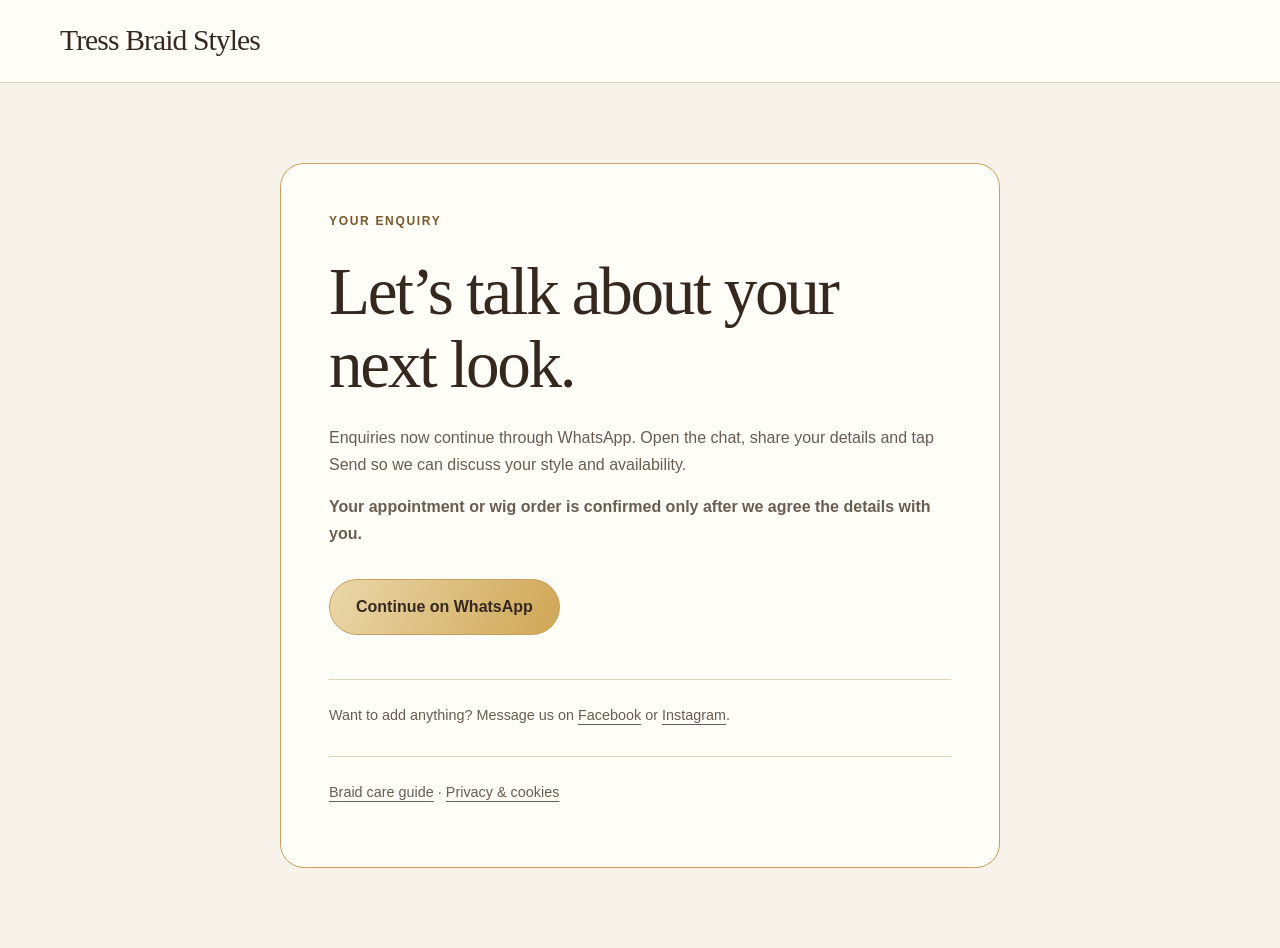
<file: thank-you.html>
<!doctype html>
<html lang="en-GB">
<head>
  <meta charset="utf-8">
  <meta name="viewport" content="width=device-width,initial-scale=1">
  <meta name="robots" content="noindex,follow">
  <meta name="theme-color" content="#35291f">
  <title>Continue your enquiry — Tress Braid Styles</title>
  <style>
    *{box-sizing:border-box}body{margin:0;background:#f7f3eb;color:#35291f;font:1rem/1.65 Arial,Helvetica,sans-serif}a{color:inherit;text-underline-offset:4px}:focus-visible{outline:3px solid #78582b;outline-offset:5px}.wrap{width:min(1160px,calc(100% - 40px));margin:auto}header{padding:24px 0;background:#fffdf8;border-bottom:1px solid #dfd2bb}.brand{font:500 1.85rem Georgia,serif;letter-spacing:-.03em;text-decoration:none}main{width:min(720px,calc(100% - 40px));margin:80px auto;padding:48px;border:1px solid #c5a05b;border-radius:24px;background:#fffdf8}.eyebrow{color:#78582b;font-size:.75rem;font-weight:700;letter-spacing:.14em;text-transform:uppercase}h1{font:400 clamp(2.6rem,6vw,4.2rem)/1.08 Georgia,serif;letter-spacing:-.035em;margin:24px 0}p{color:#695c50}.button{display:inline-block;margin:16px 0;padding:14px 26px;border:1px solid #c5a05b;border-radius:999px;background:linear-gradient(115deg,#ead7aa,#cfa655);font-weight:700;text-decoration:none}.note{margin-top:28px;padding-top:24px;border-top:1px solid #dfd2bb;font-size:.9rem}@media(max-width:600px){main{margin:36px auto;padding:30px 24px}.brand{font-size:1.6rem}}
  </style>
<link rel="icon" href="/favicon.svg" type="image/svg+xml">
<link rel="stylesheet" href="/site-consent.css">
<script src="/site-config.js?v=1516526650496709" defer></script>
<script src="/site-consent.js?v=20261027-whatsapp" defer></script>
</head>
<body>
  <header><div class="wrap"><a class="brand" href="/">Tress Braid Styles</a></div></header>
  <main>
    <div class="eyebrow">Your enquiry</div>
    <h1>Let’s talk about your next look.</h1>
    <p>Enquiries now continue through WhatsApp. Open the chat, share your details and tap Send so we can discuss your style and availability.</p>
    <p><strong>Your appointment or wig order is confirmed only after we agree the details with you.</strong></p>
    <a class="button" href="https://wa.me/447901368390">Continue on WhatsApp</a>
    <p class="note">Want to add anything? Message us on <a href="https://www.facebook.com/tressbraidstyles" target="_blank" rel="noopener noreferrer">Facebook</a> or <a href="https://www.instagram.com/tress_braidstyles/" target="_blank" rel="noopener noreferrer">Instagram</a>.</p>
  <p class="note"><a href="/braid-care">Braid care guide</a> · <a href="/privacy">Privacy &amp; cookies</a></p></main>
</body>
</html>
</file>
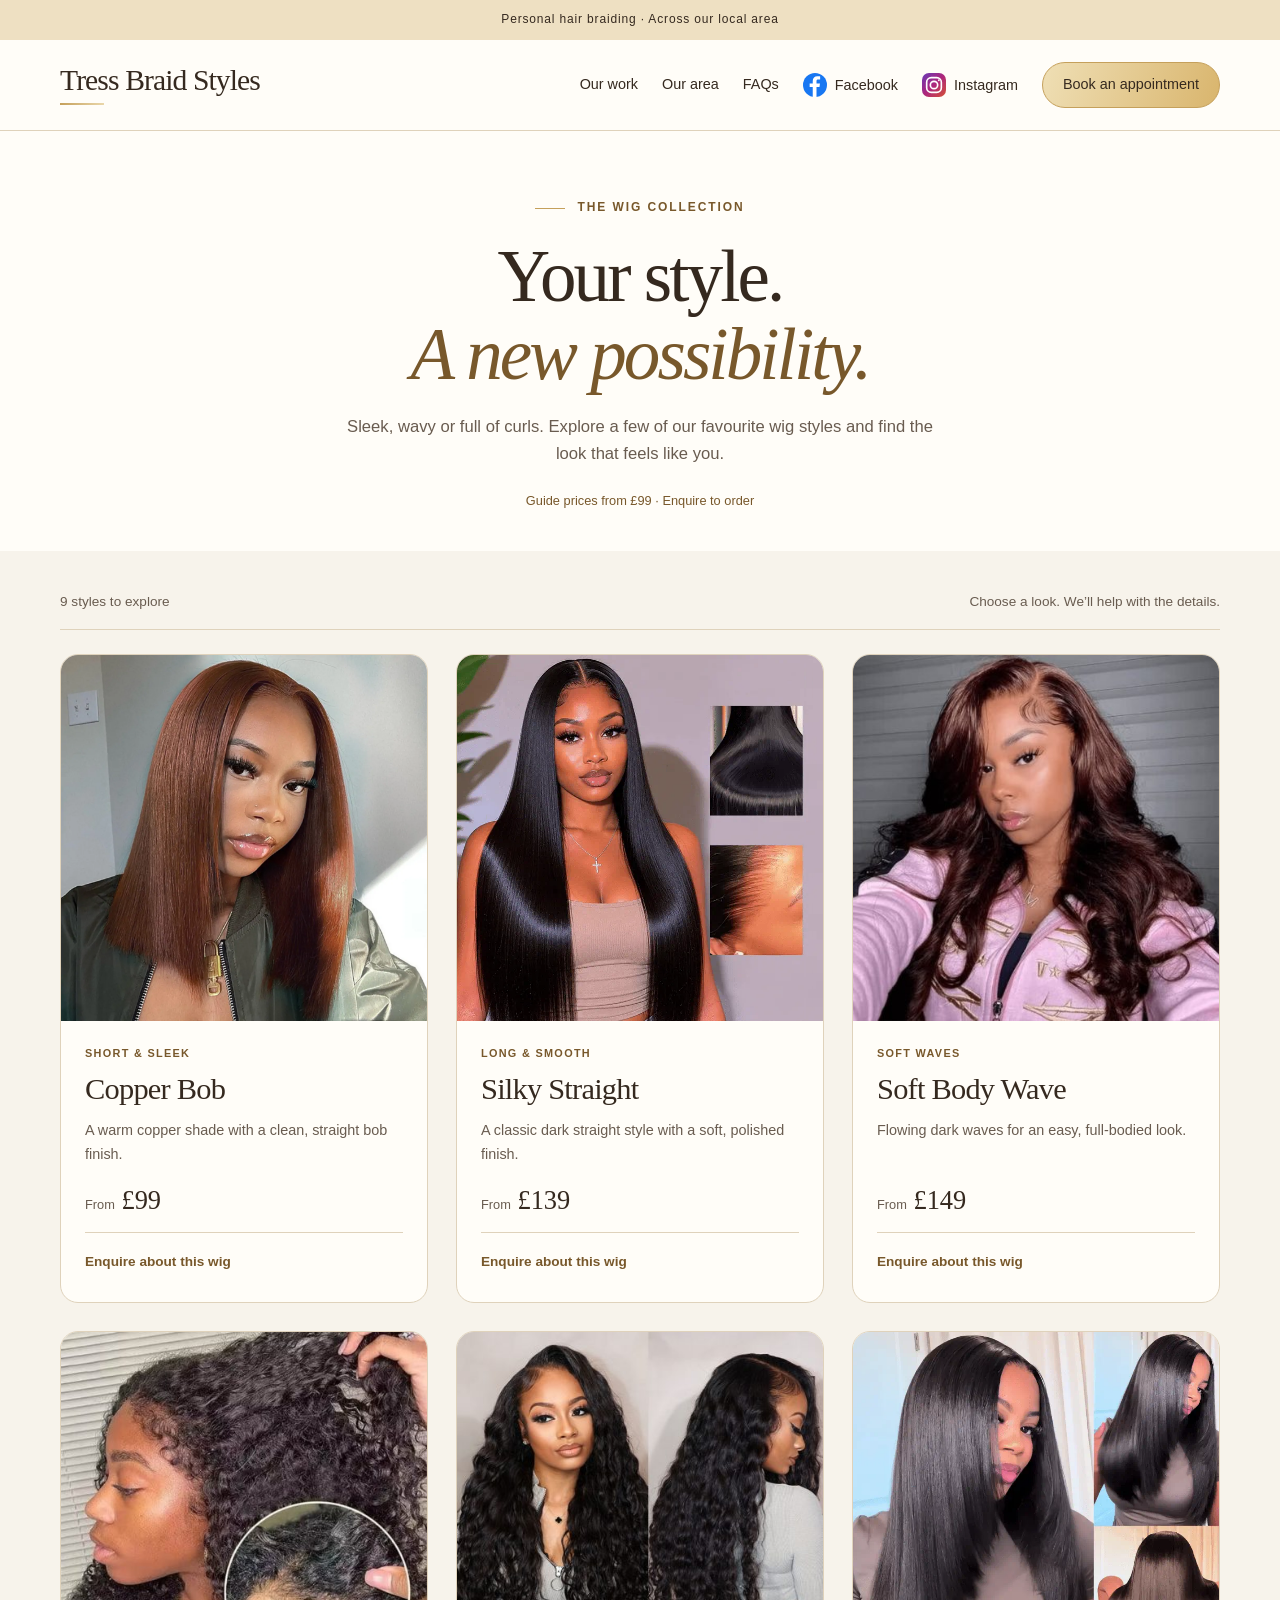
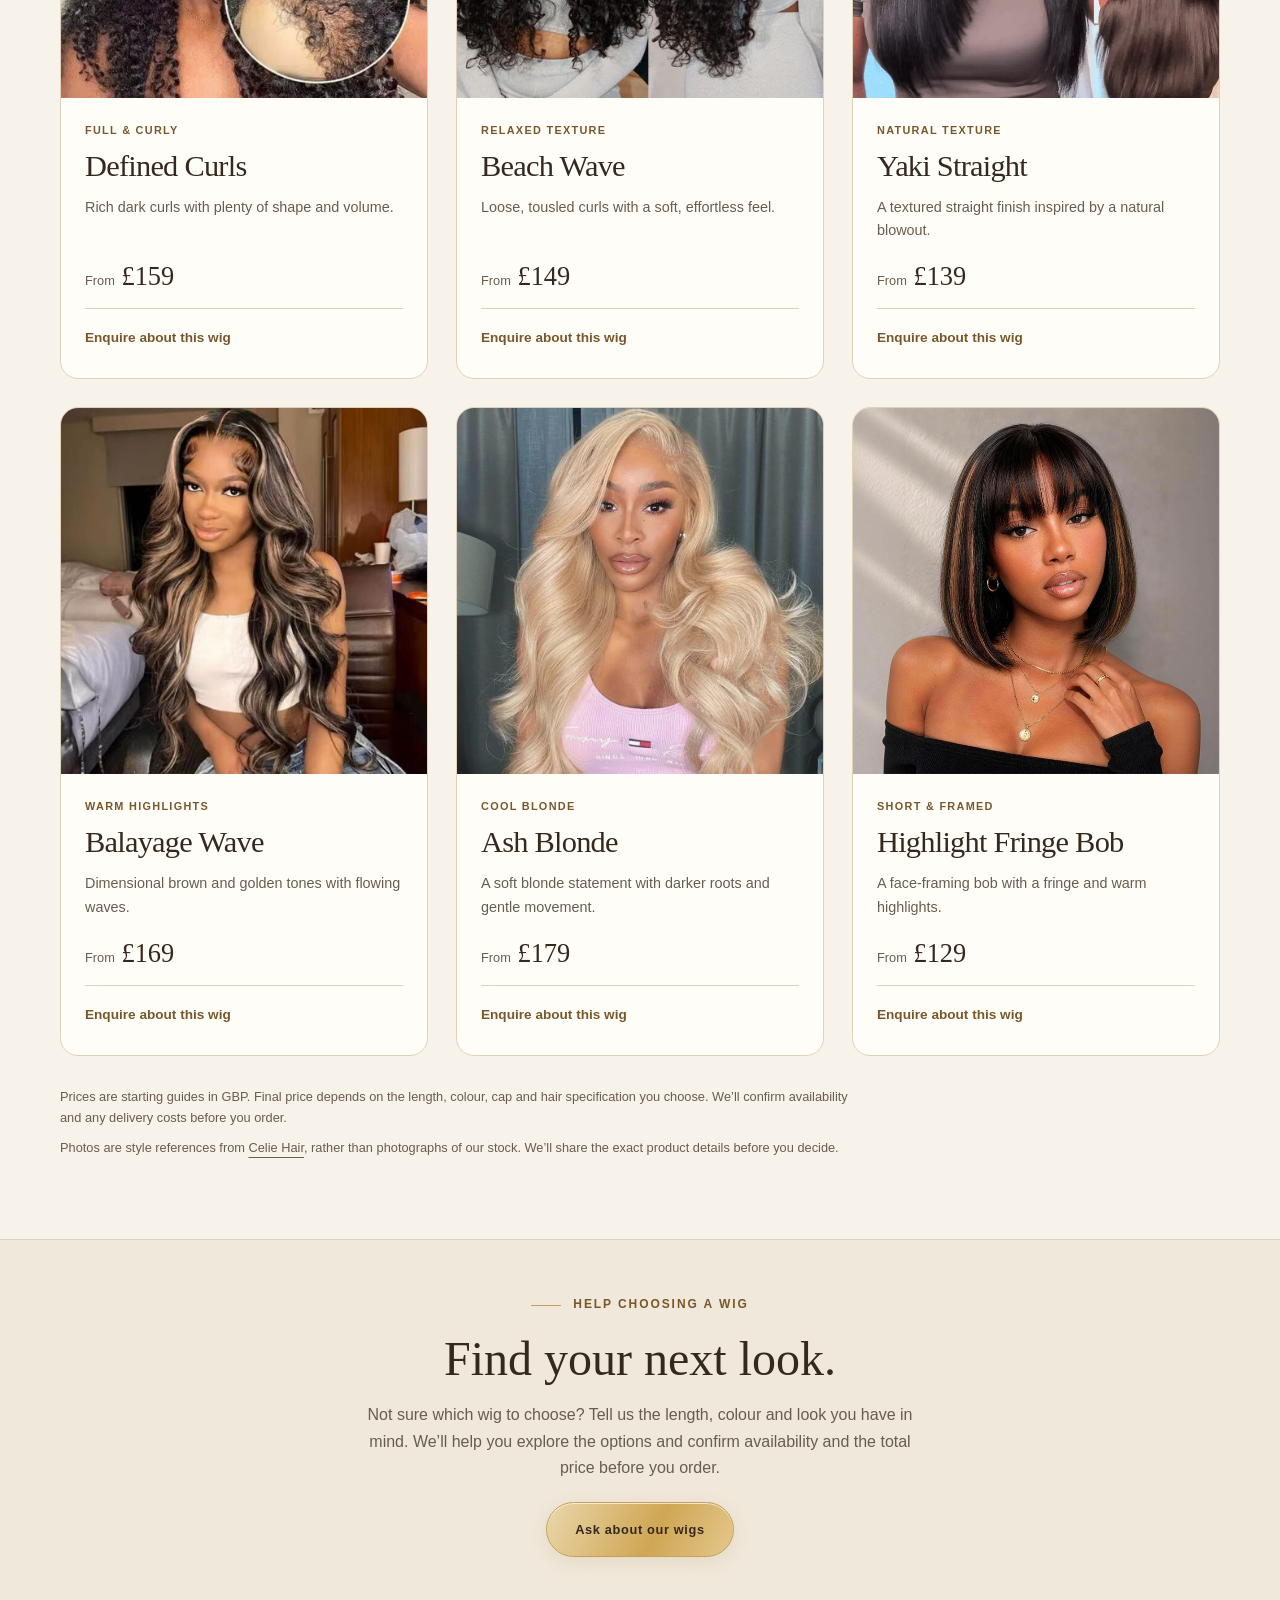
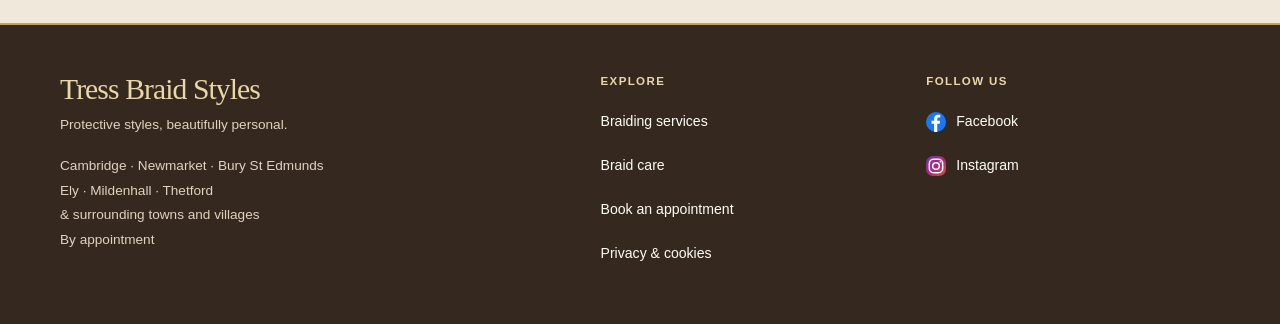
<file: wigs.html>
<!doctype html><html lang="en-GB"><head><meta charset="utf-8"><meta name="viewport" content="width=device-width,initial-scale=1"><style>:root {
  --page-width: 1160px;
  --page-gutter: 24px;
  --section-space: clamp(56px, 6vw, 88px);
  --cream: #f7f3eb;
  --paper: #fffdf8;
  --ink: #35291f;
  --brown: #654632;
  --gold: #c5a05b;
  --gold-light: #ead7aa;
  --gold-button: #cfa655;
  --gold-text: #78582b;
  --muted: #695c50;
  --line: #dfd2bb;
  --beige: #f0e8da;
}
* { box-sizing: border-box; }
[hidden] { display: none !important; }
html { scroll-behavior: smooth; }
body { margin: 0; background: var(--cream); color: var(--ink); font: 1rem/1.65 Arial, Helvetica, sans-serif; }
a { color: inherit; text-underline-offset: 5px; }
:focus-visible { outline: 3px solid var(--gold-text); outline-offset: 5px; }
.footer :focus-visible { outline-color: var(--paper); }
.wrap { width: min(var(--page-width), calc(100% - 2 * var(--page-gutter))); margin-inline: auto; }
.eyebrow { color: var(--gold-text); font-size: .75rem; font-weight: 700; letter-spacing: .16em; text-transform: uppercase; }
.eyebrow { display: inline-flex; align-items: center; gap: 12px; }
.eyebrow::before { content: ''; width: 30px; height: 1px; background: var(--gold); }
.skip { position: absolute; top: -100px; left: 16px; z-index: 5; padding: 12px 20px; background: var(--paper); }
.skip:focus { top: 12px; }
.notice { padding: 10px 18px; background: #eee0c2; color: var(--ink); text-align: center; font-size: .75rem; letter-spacing: .07em; }
header { background: var(--paper); border-bottom: 1px solid var(--line); }
.nav { display: flex; align-items: center; justify-content: space-between; gap: 24px; min-height: 90px; padding-block: 18px; flex-wrap: wrap; }
.brand, .footer-brand { font: 500 1.85rem Georgia, 'Times New Roman', serif; letter-spacing: -.03em; }
.brand { position: relative; text-decoration: none; padding-bottom: 8px; }
.brand::after { content: ''; position: absolute; left: 0; bottom: 0; width: 44px; height: 2px; background: linear-gradient(90deg, var(--gold), var(--gold-light)); }
.nav-links { display: flex; align-items: center; gap: 24px; flex-wrap: wrap; }
.nav-links a { display: inline-flex; align-items: center; min-height: 44px; padding-block: 8px; font-size: .9rem; text-decoration: none; }
.nav-links a:hover { text-decoration: underline; }
.nav-links > a:last-child { padding: 10px 20px; border: 1px solid var(--gold); border-radius: 999px; color: var(--ink); background: linear-gradient(110deg, #efdfb5, #d9b56d); }
.button { display: inline-block; padding: 16px 28px; border: 1px solid var(--gold); border-radius: 999px; background: linear-gradient(115deg, #ead7aa, var(--gold-button) 58%, #e4c88c); color: var(--ink); box-shadow: 0 5px 18px rgba(151,112,42,.12), inset 0 1px rgba(255,253,248,.7); font-size: .8rem; font-weight: 700; text-decoration: none; letter-spacing: .05em; transition: box-shadow .2s; }
.button:hover { box-shadow: 0 7px 22px rgba(151,112,42,.2), inset 0 1px rgba(255,253,248,.7); }
.hero { background: var(--paper); }
.hero-inner { display: grid; grid-template-columns: repeat(2,minmax(0,1fr)); align-items: center; gap: 64px; padding-block: 64px; }
.hero-copy { display: flex; flex-direction: column; justify-content: center; min-width: 0; padding: 0; }
h1, h2, h3 { font-family: Georgia, 'Times New Roman', serif; font-weight: 400; }
.hero h1 { max-width: 100%; margin: 22px 0 28px; font-size: clamp(3rem, 4.8vw, 4.65rem); line-height: 1.06; letter-spacing: -.045em; }
.hero h1 em { display: block; color: var(--gold-text); font-weight: 400; }
.hero-actions { display: flex; flex-wrap: wrap; align-items: center; gap: 14px 24px; }
.secondary-link { display: inline-flex; align-items: center; min-height: 44px; color: var(--gold-text); font-size: .95rem; }
.lead { max-width: 560px; margin: 0 0 30px; color: var(--muted); font-size: 1.04rem; }
.small-note { margin: 24px 0 0; color: var(--muted); font-size: .8rem; }
.hero-carousel { scroll-margin-top: 24px; width: 100%; max-width: 400px; min-width: 0; justify-self: center; align-self: center; padding-block: 28px; }
.carousel-help { display: flex; flex-wrap: wrap; justify-content: space-between; gap: 4px 12px; margin: 0 12px 12px 0; color: var(--gold-text); font-size: .85rem; }
.carousel-help span { font-size: .78rem; color: var(--muted); }
.carousel-track { position: relative; display: grid; grid-auto-flow: column; grid-auto-columns: calc(100% - 38px); gap: 14px; overflow-x: auto; overscroll-behavior-x: contain; scroll-snap-type: x mandatory; scrollbar-width: none; border-radius: 22px 22px 8px 8px; }
.carousel-track::-webkit-scrollbar { display: none; }
.carousel-slide { display: grid; grid-template-rows: minmax(0,1fr) auto; aspect-ratio: 9/16; min-width: 0; margin: 0; overflow: hidden; scroll-snap-align: start; scroll-snap-stop: always; border: 1px solid var(--gold); border-radius: 22px 22px 8px 8px; background: var(--beige); }
.carousel-slide img { display: block; width: 100%; height: 100%; min-height: 0; object-fit: contain; }
.carousel-slide figcaption { padding: 12px 14px; background: var(--paper); color: var(--ink); font-size: .8rem; line-height: 1.45; }
.carousel-navigation { display: flex; align-items: center; justify-content: center; gap: 8px; margin-top: 12px; }
.carousel-arrow { display: inline-flex; align-items: center; justify-content: center; flex-shrink: 0; width: 44px; height: 44px; border: 1px solid var(--gold); border-radius: 50%; background: var(--gold-light); color: var(--ink); font: 1.3rem Arial, sans-serif; cursor: pointer; }
.carousel-arrow:disabled { opacity: .4; cursor: default; }
.carousel-dots { display: flex; flex: 1 1 auto; min-width: 0; max-width: 260px; flex-wrap: wrap; align-items: center; justify-content: center; }
.carousel-dots a { display: grid; place-items: center; width: 26px; height: 44px; text-decoration: none; }
.carousel-dots a::after { content: ''; width: 7px; height: 7px; border: 1px solid var(--gold-text); border-radius: 50%; background: transparent; }
.carousel-dots a[aria-current="true"]::after { background: var(--gold-text); }
.carousel-position { margin: 0; text-align: center; font-size: .8rem; color: var(--muted); }
.section { padding-block: var(--section-space); scroll-margin-top: 24px; }
.section-head { max-width: 680px; margin: 0 auto 42px; text-align: center; }
.section h2 { margin: 16px 0 22px; font-size: clamp(2.4rem, 4vw, 4rem); line-height: 1.12; letter-spacing: -.035em; }
.section-head p, .experience-copy > p { color: var(--muted); }
.services { display: grid; grid-template-columns: repeat(6, 1fr); gap: 20px; }
.card { position: relative; grid-column: span 2; padding: 32px; background: var(--paper); border: 1px solid var(--line); border-radius: 14px; box-shadow: 0 5px 20px rgba(53,41,31,.025); }
.card::before { content: ''; position: absolute; top: -1px; left: 28px; right: 28px; height: 3px; background: linear-gradient(90deg, var(--gold-light), var(--gold), var(--gold-light)); border-radius: 3px; }
.card:nth-child(n+4) { grid-column: span 3; }
.card h3 { margin: 0 0 14px; font-size: 1.85rem; line-height: 1.15; letter-spacing: -.02em; }
.card p { margin: 0 0 16px; color: var(--muted); font-size: .94rem; }
.card a { display: inline-block; min-height: 44px; padding-block: 10px; color: var(--gold-text); text-decoration-color: var(--gold); font-size: .85rem; font-weight: 700; }
.experience { background: var(--paper); border-block: 1px solid var(--line); }
.experience-grid { display: grid; grid-template-columns: repeat(2,minmax(0,1fr)); align-items: start; gap: 64px; }
.steps { border-top: 1px solid var(--line); }
.step { padding-block: 24px; border-bottom: 1px solid var(--line); }
.step strong { font: 400 1.35rem Georgia, serif; }
.step p { margin: 7px 0 0; color: var(--muted); font-size: 1rem; }
.area { background: var(--cream); border-bottom: 1px solid var(--line); }
.area-grid { display: grid; grid-template-columns: repeat(2,minmax(0,1fr)); gap: 64px; }
.area p { color: var(--muted); }
.area-details { align-self: center; border-left: 2px solid var(--gold); padding-left: 28px; }
.area-details strong { color: var(--ink); font-weight: 500; }
.area-note { font-size: .9rem; }
.faq { max-width: 760px; margin-inline: auto; }
.faq details, .area details { border-bottom: 1px solid var(--line); padding-block: 12px; }
.faq summary, .area summary { min-height: 44px; padding-block: 9px; font-size: 1.03rem; cursor: pointer; }
.faq p { color: var(--muted); }
.faq summary::marker, .area summary::marker { color: var(--gold-text); }
.cta { position: relative; background: linear-gradient(120deg, var(--paper), #efe3c9); color: var(--ink); border-block: 1px solid var(--gold); }
.cta-inner { padding-block: var(--section-space); }
.enquiry-layout { display: grid; grid-template-columns: minmax(0,.8fr) minmax(0,1.2fr); align-items: start; gap: 48px; }
.enquiry-layout > * { min-width: 0; }
.cta .eyebrow { color: var(--gold-text); }
.cta h2 { margin: 18px 0 24px; font-size: clamp(2.6rem, 4.5vw, 4.3rem); line-height: 1.08; letter-spacing: -.035em; }
.cta p { color: var(--muted); }
.enquiry-card { padding: 32px; border: 1px solid var(--gold); border-radius: 18px; background: var(--paper); color: var(--ink); box-shadow: 0 14px 40px rgba(95,70,29,.06); }
.enquiry-card label { display: block; margin-bottom: 8px; font-weight: 700; }
.enquiry-card h3 { margin: 0; font: 400 1.8rem Georgia, serif; }
.form-fields { display: grid; grid-template-columns: minmax(0,1fr); gap: 22px; margin-top: 28px; }
.field { min-width: 0; }
.field p { margin: 6px 0 0; }
.enquiry-card input:not([type="file"]), .enquiry-card select { width: 100%; min-width: 0; min-height: 48px; padding: 12px; border: 1px solid #96836c; border-radius: 8px; background: var(--cream); color: var(--ink); font: inherit; }
.enquiry-card input[type="date"] { display: block; max-width: 100%; appearance: none; -webkit-appearance: none; text-align: left; }
.enquiry-card input[type="date"]::-webkit-date-and-time-value { min-height: 1.5em; text-align: left; }
.enquiry-card input[type="date"]::-webkit-datetime-edit { padding: 0; min-width: 0; }
.extra-details { margin-top: 24px; }
.extra-details textarea { margin-top: 10px; }
.cta .enquiry-card p { color: var(--muted); font-size: .9rem; }
.enquiry-card textarea { width: 100%; padding: 16px; border: 1px solid #96836c; border-radius: 10px; background: var(--cream); color: var(--ink); font: inherit; resize: vertical; }
.enquiry-card .button { width: 100%; margin-top: 16px; font: inherit; font-weight: 700; letter-spacing: 0; text-align: center; cursor: pointer; }
.enquiry-card .status { min-height: 1.6em; margin-block: 14px 0; }
.enquiry-card .status:empty { min-height: 0; margin: 0; }
.enquiry-card .contact-link { background: transparent; box-shadow: none; border-color: transparent; color: var(--gold-text); text-decoration: underline; text-underline-offset: 4px; }
.enquiry-card :focus-visible { outline-color: var(--gold-text); }
.photo-attachment { margin-top: 24px; padding-top: 24px; border-top: 1px solid var(--line); }
.photo-attachment label span { font-weight: 400; }
.photo-attachment input[type="file"] { display: block; max-width: 100%; width: 100%; min-height: 44px; color: var(--muted); font: inherit; font-size: .9rem; }
.photo-attachment input::file-selector-button { margin-right: 12px; padding: 12px 18px; border: 1px solid var(--gold); border-radius: 8px; background: var(--cream); color: var(--ink); font: inherit; cursor: pointer; }
.photo-selection { display: flex; gap: 16px; align-items: center; margin-top: 16px; min-width: 0; }
.photo-selection > div { min-width: 0; }
.photo-selection p { overflow-wrap: anywhere; }
#inspiration-preview { width: 88px; height: 110px; object-fit: contain; border: 1px solid var(--line); border-radius: 8px; background: var(--cream); }
.text-button { padding: 10px 0; min-height: 44px; border: 0; background: transparent; color: var(--gold-text); font: inherit; text-decoration: underline; text-underline-offset: 4px; cursor: pointer; }
.photo-send-note { margin-bottom: 0; }
.footer { padding-block: 48px; background: var(--ink); color: var(--paper); border-top: 2px solid var(--gold); }
.footer-brand { color: var(--gold-light); }
.footer-grid { display: flex; align-items: end; justify-content: space-between; gap: 32px; }
.footer p { margin: 8px 0 0; color: #e0d2c0; font-size: .85rem; }
.footer a { display: inline-block; min-height: 44px; padding-block: 10px; font-size: .9rem; }
.social-link { margin-left: 20px; }
@media (max-width: 800px) {
  :root { --page-gutter: 18px; }
  .nav { gap: 8px; min-height: 72px; }
  .brand { font-size: 1.65rem; }
  .nav-links { width: 100%; column-gap: 22px; row-gap: 0; }
  .nav-links a { font-size: .85rem; }
  .hero-carousel { width: calc(100% - 36px); max-width: 400px; padding: 0 0 28px; }
  .section { padding-block: var(--section-space); }
  .section-head { margin-bottom: 30px; }
  .services { grid-template-columns: 1fr; gap: 16px; }
  .card, .card:nth-child(n+4) { grid-column: auto; padding: 26px; }
  .experience-grid, .area-grid, .enquiry-layout { grid-template-columns: 1fr; gap: 32px; }
  .cta-inner { padding-block: var(--section-space); }
  .enquiry-card { padding: 22px; }
  .form-fields { grid-template-columns: minmax(0,1fr); }
  .footer-grid { display: block; }
  .footer-grid > div + div { margin-top: 24px; }
  .social-link { margin-left: 16px; }
}
@media (max-width: 360px) {
  .nav-links { column-gap: 16px; }
  .social-link { display: block !important; margin-left: 0; }
}
@media (prefers-reduced-motion: reduce) {
  html { scroll-behavior: auto; }
  *, *::before, *::after { transition: none !important; animation: none !important; }
}

/* A calm hero, with the full portfolio below. */
.hero-feature { padding: 0; align-self: center; max-width: none; width: 100%; justify-self: stretch; }
.hero-feature img {display:block;width:100%;height:auto;border-radius:24px;}
.work-gallery { padding-block: var(--section-space); }
.work-gallery .hero-carousel { width: 100%; max-width: none; padding: 0; margin: 0; }
.work-gallery .carousel-track {grid-auto-columns:min(78vw,340px);align-items:start;}
.work-gallery .carousel-slide {aspect-ratio:auto;grid-template-rows:auto auto;}
.work-gallery .carousel-slide img {height:auto;object-fit:contain;}

.form-trap { position: absolute; left: -10000px; width: 1px; height: 1px; overflow: hidden; }
.enquiry-card .button:disabled { opacity: .65; cursor: wait; }

.facebook-mark { display: inline-flex; flex: 0 0 auto; align-items: center; justify-content: center; width: 24px; height: 24px; color: #fff; line-height: 0; }
.facebook-mark svg { display: block; width: 24px; height: 24px; }
.nav-links .facebook-nav, .facebook-inline { gap: 8px; }
.facebook-inline { text-decoration-color: #1877f2; }
.facebook-section { padding-block: 0; scroll-margin-top: 24px; }
.facebook-card { display: grid; grid-template-columns: minmax(0,1.25fr) minmax(0,1fr); align-items: center; gap: 48px; padding: 48px; border: 1px solid var(--gold); border-radius: 24px; background: linear-gradient(115deg, var(--paper), #ede3cf); }
.facebook-kicker { display: flex; align-items: center; gap: 10px; color: var(--gold-text); font-size: .75rem; font-weight: 700; letter-spacing: .13em; }
.facebook-card h2 { margin: 20px 0; font-size: clamp(2.2rem, 3.8vw, 3.5rem); line-height: 1.12; letter-spacing: -.035em; }
.facebook-copy > p { max-width: 520px; margin-bottom: 0; color: var(--muted); }
.facebook-action { min-width: 0; text-align: center; padding: 28px; border-radius: 18px; background: rgba(255,253,248,.85); border: 1px solid var(--line); }
.facebook-page-name { margin: 0; font: 400 1.7rem/1.3 Georgia, serif; }
.facebook-handle { margin: 8px 0 24px; color: var(--muted); font-size: .95rem; overflow-wrap: anywhere; }
.facebook-button { background: #1769d2; color: #fff; border-color: #1769d2; box-shadow: none; letter-spacing: 0; }
.facebook-button:hover { background: #1256af; box-shadow: 0 6px 16px rgba(23,105,210,.18); }
.facebook-note { margin: 18px 0 0; color: var(--muted); font-size: .78rem; }
@media(max-width:800px) { .facebook-card { grid-template-columns: minmax(0,1fr); padding: 28px 22px; gap: 28px; } .facebook-section { padding-block: 0; } .facebook-action { padding: 24px 16px; } }

.instagram-mark { display: inline-flex; align-items: center; justify-content: center; width: 24px; height: 24px; flex: 0 0 auto; border-radius: 7px; background: linear-gradient(135deg,#673ab7,#ad267c,#d55235); color: #fff; }
.instagram-mark svg { display: block; width: 22px; height: 22px; stroke: currentColor; stroke-width: 1.8; }
.nav-links .instagram-nav, .instagram-inline { gap: 8px; }
.instagram-inline { text-decoration-color: #a12b87; }
.hero-socials { display: flex; flex-wrap: wrap; gap: 8px 24px; width: 100%; }
.facebook-card { grid-template-columns: minmax(0,.9fr) minmax(0,1.4fr); gap: 32px; padding: 40px; }
.social-platforms { display: grid; grid-template-columns: repeat(2,minmax(0,1fr)); gap: 16px; min-width: 0; }
.social-platforms .facebook-action { padding: 24px 16px; }
.platform-label { display: flex; align-items: center; justify-content: center; gap: 8px; margin-bottom: 20px; font-weight: 700; }
.social-platforms .facebook-page-name { font-size: 1.45rem; }
.social-platforms .button { padding: 14px 18px; }
.instagram-button { background: linear-gradient(115deg,#7536a8,#ad267c); border-color: #873096; color: #fff; box-shadow: none; letter-spacing: 0; }
.instagram-button:hover { box-shadow: 0 6px 16px rgba(117,54,168,.2); }
.footer-grid > div:last-child { max-width: 650px; }
@media(max-width:1000px) { .facebook-card { grid-template-columns: minmax(0,1fr); } }
@media(max-width:600px) { .social-platforms { grid-template-columns: minmax(0,1fr); } .facebook-card { padding: 28px 22px; gap: 28px; } .social-platforms .facebook-action { padding: 24px 16px; } }
.social-label-text { display: block; line-height: 24px; }
.facebook-nav, .instagram-nav, .platform-label { white-space: nowrap; }
.nav-socials { display: flex; align-items: center; gap: 24px; }
@media(max-width:800px) { .nav-socials { order: 2; width: 100%; gap: 22px; } .nav-links > a[href="#booking"] { order: 1; } }

.enquiry-layout { width: min(900px,calc(100% - 2 * var(--page-gutter))); grid-template-columns: minmax(0,1fr); gap: 32px; }
.enquiry-intro { width: min(100%,760px); margin-inline: auto; text-align: center; }
.enquiry-intro .eyebrow { justify-content: center; }
.cta .enquiry-intro h2 { margin: 16px 0; font-size: clamp(2.4rem,4vw,3.5rem); }
.enquiry-intro p { max-width: 570px; margin: 0 auto; }
.form-fields { grid-template-columns: repeat(2,minmax(0,1fr)); gap: 20px 24px; margin-top: 24px; }
.enquiry-card { padding: 32px 36px; }
.enquiry-card h3 { font-size: 1.6rem; }
.enquiry-card h3 + p { margin: 6px 0 0; }
.enquiry-card label { margin-bottom: 6px; font-size: .92rem; }
.enquiry-card .field p { font-size: .8rem; }
.enquiry-options { margin-top: 24px; border-block: 1px solid var(--line); }
.enquiry-options summary { min-height: 48px; padding-block: 14px; cursor: pointer; font-weight: 700; font-size: .95rem; }
.enquiry-options summary::marker { color: var(--gold-text); }
.enquiry-options summary span { color: var(--muted); font-weight: 400; }
.enquiry-options .photo-attachment { margin-top: 0; padding-top: 12px; border-top: 0; }
.enquiry-options .extra-details { margin: 20px 0 24px; }
.enquiry-card #request-enquiry { display: block; max-width: 340px; margin: 24px auto 0; }
.enquiry-card .contact-link { display: block; width: fit-content; max-width: 100%; margin: 8px auto 0; padding: 10px 12px; font-size: .9rem; }
.cta .enquiry-card .enquiry-footnote { margin: 12px 0 0; text-align: center; font-size: .78rem; }
@media(max-width:600px) { .enquiry-layout { gap: 24px; } .enquiry-card { padding: 24px 20px; } .form-fields { grid-template-columns: minmax(0,1fr); gap: 18px; } .enquiry-card #request-enquiry { max-width: none; } }

.enquiry-socials { margin-top: 16px; text-align: center; }
.cta .enquiry-card .enquiry-socials p { margin: 0; font-size: .85rem; }
.enquiry-social-links { display: flex; flex-wrap: wrap; justify-content: center; gap: 8px 24px; }
.enquiry-card .enquiry-social-links .contact-link { display: inline-flex; align-items: center; gap: 5px; min-height: 44px; margin: 0; padding: 8px 0; font-weight: 700; }
.enquiry-privacy { margin-top: 20px; border-top: 1px solid var(--line); scroll-margin-top: 24px; }
.enquiry-privacy summary { min-height: 44px; padding: 12px 0 0; color: var(--muted); font-size: .82rem; cursor: pointer; }
.enquiry-privacy summary::marker { color: var(--gold-text); }
.cta .enquiry-card .enquiry-privacy p { margin: 12px 0 0; font-size: .82rem; line-height: 1.65; }
.hero-image-note { margin: 10px 0 0; color: var(--muted); font-size: .72rem; text-align: center; }
@media(min-width:1000px) { .work-gallery .carousel-track { grid-auto-columns: calc((100% - 42px)/4); } }

.carousel-help { margin-right: 0; }
#about .section-head { margin-bottom: 0; }
.footer-grid > div:last-child { display: flex; flex-wrap: wrap; align-items: center; gap: 0 20px; }
.footer-grid > div:last-child > p { flex-basis: 100%; }
.footer .social-link { margin-left: 0; }
@media(min-width:801px) and (max-width:1100px) { .hero-inner { gap: 36px; } .experience-grid, .area-grid { gap: 40px; } .nav-links, .nav-socials { gap: 18px; } }
@media(max-width:900px) { .hero-inner { grid-template-columns: minmax(0,1fr); gap: 36px; padding-block: 48px; } .hero-feature { justify-self: center; max-width: 440px; } .hero h1 { font-size: clamp(2.75rem,7.5vw,4.5rem); } }
@media(max-width:600px) { .hero-inner { padding-block: 36px; gap: 28px; } .hero-feature { max-width: 400px; } .hero h1 { margin-block: 18px 22px; } .hero .lead { margin-bottom: 24px; } }

.nav-links > a[aria-current="page"] { color:var(--gold-text); text-decoration:underline; }
.wig-intro {background:var(--beige);border-block:1px solid var(--line);}
.wig-intro-inner {display:grid;grid-template-columns:minmax(0,1.3fr) minmax(0,.7fr);gap:56px;align-items:center;padding-block:48px;}
.wig-intro h2 {font-size:clamp(2rem,3.5vw,3.2rem);line-height:1.12;margin:14px 0 18px;letter-spacing:-.03em;}
.wig-intro p {max-width:600px;color:var(--muted);margin:0 0 24px;}
.wig-intro-photos {display:grid;grid-template-columns:1fr 1fr;gap:12px;}
.wig-intro-photos img {width:100%;height:auto;aspect-ratio:4/5;object-fit:cover;border-radius:70px 70px 14px 14px;display:block;}
.wig-intro-photos img:last-child {margin-top:28px;}
@media(min-width:801px) and (max-width:1200px){.nav {gap:14px}.nav-links,.nav-socials {gap:14px}.nav-links a {font-size:.83rem}.brand{font-size:1.7rem}}
@media(max-width:600px){.wig-intro-inner{grid-template-columns:1fr;gap:28px;padding-block:36px}.wig-intro-photos{max-width:360px;margin-inline:auto;width:100%}.wig-intro-photos img{aspect-ratio:1/1}.nav-links{column-gap:18px}}

.wig-choice{padding:14px 18px;border:1px solid var(--gold);border-radius:12px;background:var(--beige);font-weight:700;}


.wig-page-head{padding-block:60px 40px;text-align:center;background:var(--paper)}
.wig-page-head h1{font-size:clamp(3rem,5.7vw,4.7rem);line-height:1.06;letter-spacing:-.04em;margin:20px 0}.wig-page-head h1 em{color:var(--gold-text)}
.wig-page-head .lead{margin:0 auto;max-width:620px}.wig-meta{font-size:.8rem;color:var(--gold-text);margin:22px 0 0}
.wig-collection{padding-block:40px 72px}.collection-bar{display:flex;justify-content:space-between;align-items:center;gap:18px;margin-bottom:24px;padding-bottom:16px;border-bottom:1px solid var(--line);font-size:.85rem;color:var(--muted)}
.wig-grid{display:grid;grid-template-columns:repeat(3,minmax(0,1fr));gap:28px}.wig-card{border:1px solid var(--line);border-radius:18px;background:var(--paper);overflow:hidden;display:flex;flex-direction:column;min-width:0}.wig-photo{aspect-ratio:1;overflow:hidden;background:var(--beige)}.wig-photo img{width:100%;height:100%;display:block;object-fit:contain}.wig-card-copy{padding:24px;display:flex;flex-direction:column;flex:1}.wig-tag{font-size:.68rem;letter-spacing:.12em;text-transform:uppercase;color:var(--gold-text);font-weight:700;margin:0 0 9px}.wig-card h2{font-size:1.9rem;line-height:1.15;margin:0 0 12px;letter-spacing:-.025em}.wig-description{font-size:.9rem;color:var(--muted);margin:0 0 18px;flex:1}.wig-price{font:1.65rem Georgia,serif;margin:0 0 16px}.wig-price span{font:.8rem Arial,sans-serif;color:var(--muted)}.wig-enquire{display:flex;align-items:center;justify-content:space-between;min-height:46px;border-top:1px solid var(--line);padding-top:14px;color:var(--gold-text);font-size:.85rem;font-weight:700;text-decoration:none}.wig-enquire:hover{text-decoration:underline}.wig-guide{font-size:.8rem;line-height:1.7;color:var(--muted);max-width:800px;margin:30px 0 0}.wig-guide p{margin:8px 0}.wig-help{background:var(--beige);border-top:1px solid var(--line);text-align:center;padding-block:48px}.wig-help h2{font-size:clamp(2rem,4vw,3rem);line-height:1.15;margin:0 0 16px}.wig-help p{color:var(--muted);max-width:560px;margin:0 auto 20px}.wig-help-links{display:flex;flex-wrap:wrap;justify-content:center;gap:12px 26px}.wig-help-links a{min-height:44px;display:inline-flex;align-items:center;color:var(--gold-text)}
@media(max-width:900px){.wig-grid{grid-template-columns:repeat(2,minmax(0,1fr));gap:20px}.wig-page-head{padding-block:44px 32px}}
@media(max-width:520px){.wig-grid{grid-template-columns:minmax(0,1fr);gap:24px}.wig-card-copy{padding:22px}.wig-photo{aspect-ratio:1}.collection-bar{align-items:flex-start;flex-direction:column;gap:4px}.wig-collection{padding-block:28px 44px}.wig-page-head h1{font-size:3rem}.wig-page-head .lead{font-size:1rem}}
.wig-help h2{margin-top:16px}.wig-help .button{margin-bottom:18px}

/* Shared navigation and footer layout. */
.footer-grid { display:grid; grid-template-columns:minmax(0,1fr) minmax(0,1.3fr); align-items:start; gap:64px; }
.footer .footer-grid > .footer-sections { display:grid; grid-template-columns:repeat(2,minmax(0,1fr)); align-items:start; gap:32px; max-width:none; }
.footer-group { min-width:0; }
.footer-group h2 { margin:0 0 10px; color:var(--gold-light); font:700 .72rem/1.5 Arial,sans-serif; letter-spacing:.12em; text-transform:uppercase; }
.footer-group-links { display:flex; flex-direction:column; align-items:flex-start; }
.footer-group-links a { display:inline-flex; align-items:center; gap:10px; min-height:44px; margin:0; padding:8px 0; font-size:.88rem; text-decoration:none; }
.footer-group-links a:hover { text-decoration:underline; }
.footer-group-links .facebook-mark,.footer-group-links .instagram-mark { width:20px; height:20px; flex-shrink:0; }
.footer .footer-location { margin-top:18px; line-height:1.8; }
@media(max-width:1000px) {
 .nav { display:grid; grid-template-columns:minmax(0,1fr) auto; gap:14px; min-height:78px; padding-block:16px; align-items:center; }
 .nav .brand { font-size:clamp(1.18rem,5.3vw,1.65rem); width:fit-content; min-width:0; white-space:nowrap; }
 .nav .nav-links { grid-column:1/-1; display:grid; grid-template-columns:repeat(2,minmax(0,1fr)); gap:4px 16px; width:100%; padding-top:12px; border-top:1px solid var(--line); }
 .nav .nav-links > a { justify-content:flex-start; min-height:46px; padding:10px 0; font-size:.92rem; }
 .nav .nav-links > a:last-child { grid-column:1/-1; order:1; justify-content:center; margin-block:8px; padding:12px 20px; }
 .nav .nav-socials { grid-column:1/-1; order:2; display:grid; grid-template-columns:repeat(2,minmax(0,1fr)); gap:16px; width:100%; border-top:1px solid var(--line); padding-top:8px; }
 .nav .nav-socials a { min-height:44px; padding-block:8px; font-size:.85rem; }
 .footer { padding-block:36px; }
 .footer-grid { grid-template-columns:minmax(0,1fr); gap:28px; }
 .footer-grid > div + div { margin-top:0; }
 .footer .footer-grid > .footer-sections { grid-template-columns:repeat(2,minmax(0,1fr)); gap:24px; padding-top:24px; border-top:1px solid rgba(234,215,170,.25); }
 .footer-brand { font-size:1.7rem; }
 .footer p { font-size:.82rem; }
 .footer .footer-location { margin-top:12px; }
 .footer-group-links a { font-size:.84rem; }
}


@media(max-width:1000px) {
 .nav { grid-template-columns:minmax(0,1fr); gap:12px; padding-block:18px; }
 .nav .brand { justify-self:center; font-size:1.65rem; }
 .nav .brand::after { left:50%; transform:translateX(-50%); }
 .nav .nav-links { display:grid; grid-template-columns:repeat(3,minmax(0,1fr)); gap:4px 10px; padding-top:10px; }
 .nav .nav-links > a { justify-content:center; text-align:center; min-height:44px; padding:10px 4px; font-size:.83rem; }
 .nav .nav-links > a:last-child { grid-column:auto; order:0; margin:0; padding:10px 8px; }
 .nav .nav-socials { grid-column:1/-1; grid-template-columns:repeat(2,minmax(0,1fr)); justify-items:center; gap:10px; padding-top:8px; margin-top:8px; }
 .nav .nav-socials a { font-size:.82rem; }
}

</style>
<title>Wigs for Sale | Tress Braid Styles</title>
<meta name="description" content="Explore wigs from £99. Serving Cambridge, Newmarket, Bury St Edmunds, Ely, Mildenhall, Thetford and nearby villages. Enquire about styles and availability.">
<meta name="robots" content="index,follow,max-image-preview:large">
<link rel="canonical" href="https://tressbraidstyles.co.uk/wigs">
<link rel="icon" href="/favicon.svg" type="image/svg+xml">
<meta property="og:type" content="website">
<meta property="og:locale" content="en_GB">
<meta property="og:site_name" content="Tress Braid Styles">
<meta property="og:title" content="Wigs for Sale | Tress Braid Styles">
<meta property="og:description" content="Explore wigs from £99. Serving Cambridge, Newmarket, Bury St Edmunds, Ely, Mildenhall, Thetford and nearby villages. Enquire about styles and availability.">
<meta property="og:url" content="https://tressbraidstyles.co.uk/wigs">
<meta property="og:image" content="https://tressbraidstyles.co.uk/wig-copper-bob.webp">
<meta property="og:image:alt" content="Copper bob wig style example">
<meta name="twitter:card" content="summary_large_image">
<meta name="twitter:title" content="Wigs for Sale | Tress Braid Styles">
<meta name="twitter:description" content="Explore wigs from £99. Serving Cambridge, Newmarket, Bury St Edmunds, Ely, Mildenhall, Thetford and nearby villages. Enquire about styles and availability.">
<meta name="twitter:image" content="https://tressbraidstyles.co.uk/wig-copper-bob.webp">
<script type="application/ld+json">
{
  "@context": "https://schema.org",
  "@graph": [
    {
      "@type": "Organization",
      "@id": "https://tressbraidstyles.co.uk/#business",
      "name": "Tress Braid Styles",
      "url": "https://tressbraidstyles.co.uk/",
      "description": "Personal hair braiding across Cambridge, Newmarket, Bury St Edmunds, Ely, Mildenhall, Thetford and surrounding towns and villages, with wigs for sale and haircare products.",
      "areaServed": [
        {
          "@type": "Place",
          "name": "Cambridge"
        },
        {
          "@type": "Place",
          "name": "Newmarket"
        },
        {
          "@type": "Place",
          "name": "Bury St Edmunds"
        },
        {
          "@type": "Place",
          "name": "Ely"
        },
        {
          "@type": "Place",
          "name": "Mildenhall"
        },
        {
          "@type": "Place",
          "name": "Thetford"
        },
        {
          "@type": "Place",
          "name": "Surrounding towns and villages"
        }
      ],
      "sameAs": [
        "https://www.facebook.com/tressbraidstyles",
        "https://www.instagram.com/tress_braidstyles/"
      ]
    },
    {
      "@type": "WebSite",
      "@id": "https://tressbraidstyles.co.uk/#website",
      "url": "https://tressbraidstyles.co.uk/",
      "name": "Tress Braid Styles",
      "inLanguage": "en-GB",
      "publisher": {
        "@id": "https://tressbraidstyles.co.uk/#business"
      }
    },
    {
      "@type": "BreadcrumbList",
      "@id": "https://tressbraidstyles.co.uk/wigs#breadcrumb",
      "itemListElement": [
        {
          "@type": "ListItem",
          "position": 1,
          "name": "Home",
          "item": "https://tressbraidstyles.co.uk/"
        },
        {
          "@type": "ListItem",
          "position": 2,
          "name": "Wigs",
          "item": "https://tressbraidstyles.co.uk/wigs"
        }
      ]
    },
    {
      "@type": "CollectionPage",
      "@id": "https://tressbraidstyles.co.uk/wigs#webpage",
      "url": "https://tressbraidstyles.co.uk/wigs",
      "name": "Wigs for Sale | Tress Braid Styles",
      "description": "Explore wigs from £99. Serving Cambridge, Newmarket, Bury St Edmunds, Ely, Mildenhall, Thetford and nearby villages. Enquire about styles and availability.",
      "inLanguage": "en-GB",
      "isPartOf": {
        "@id": "https://tressbraidstyles.co.uk/#website"
      },
      "about": {
        "@id": "https://tressbraidstyles.co.uk/#business"
      },
      "mainEntity": {
        "@type": "ItemList",
        "name": "Wig styles",
        "numberOfItems": 9,
        "itemListElement": [
          {
            "@type": "ListItem",
            "position": 1,
            "name": "Copper Bob"
          },
          {
            "@type": "ListItem",
            "position": 2,
            "name": "Silky Straight"
          },
          {
            "@type": "ListItem",
            "position": 3,
            "name": "Soft Body Wave"
          },
          {
            "@type": "ListItem",
            "position": 4,
            "name": "Defined Curls"
          },
          {
            "@type": "ListItem",
            "position": 5,
            "name": "Beach Wave"
          },
          {
            "@type": "ListItem",
            "position": 6,
            "name": "Yaki Straight"
          },
          {
            "@type": "ListItem",
            "position": 7,
            "name": "Balayage Wave"
          },
          {
            "@type": "ListItem",
            "position": 8,
            "name": "Ash Blonde"
          },
          {
            "@type": "ListItem",
            "position": 9,
            "name": "Highlight Fringe Bob"
          }
        ]
      },
      "breadcrumb": {
        "@id": "https://tressbraidstyles.co.uk/wigs#breadcrumb"
      }
    }
  ]
}
</script>
<link rel="stylesheet" href="/site-consent.css">
<script src="/site-config.js?v=1516526650496709" defer></script>
<script src="/site-consent.js" defer></script>
<link rel="stylesheet" href="/site-navigation.css?v=20261030-menu"><script src="/site-navigation.js?v=20261030-menu" defer></script></head><body><a class="skip" href="#main">Skip to content</a><div class="notice">Personal hair braiding · Across our local area</div><header><nav class="nav wrap" aria-label="Main navigation"><a class="brand" href="/#main" aria-label="Tress Braid Styles — home">Tress Braid Styles</a><button class="menu-toggle" type="button" aria-expanded="false" aria-controls="primary-navigation" hidden><svg class="menu-open-icon" viewBox="0 0 24 24" fill="none" stroke="currentColor" stroke-width="1.8" stroke-linecap="round" aria-hidden="true"><path d="M4 6h16M4 12h16M4 18h16"/></svg><svg class="menu-close-icon" viewBox="0 0 24 24" fill="none" stroke="currentColor" stroke-width="1.8" stroke-linecap="round" aria-hidden="true"><path d="m6 6 12 12M18 6 6 18"/></svg><span>Menu</span></button><div class="nav-links" id="primary-navigation"><a href="/#portfolio">Our work</a><a href="/#area">Our area</a><a href="/#faq">FAQs</a><div class="nav-socials"><a class="facebook-nav" href="https://www.facebook.com/tressbraidstyles" target="_blank" rel="noopener noreferrer"><span class="facebook-mark" aria-hidden="true"><svg viewBox="0 0 24 24" fill="none"><circle cx="12" cy="12" r="12" fill="#1877f2"/><path d="M13.5 24V14h3l.45-3.5H13.5V8.3c0-1 .3-1.7 1.75-1.7h1.9V3.5c-.33-.05-1.46-.14-2.78-.14-2.75 0-4.63 1.68-4.63 4.76v2.38H6.65V14h3.09v10h3.76Z" fill="#fff"/></svg></span><span class="social-label-text">Facebook</span></a><a class="instagram-nav" href="https://www.instagram.com/tress_braidstyles/" target="_blank" rel="noopener noreferrer"><span class="instagram-mark" aria-hidden="true"><svg viewBox="0 0 24 24" fill="none"><rect x="4" y="4" width="16" height="16" rx="5"/><circle cx="12" cy="12" r="4"/><circle cx="17.3" cy="6.8" r="1" fill="currentColor" stroke="none"/></svg></span><span class="social-label-text">Instagram</span></a></div><a href="/#booking">Book an appointment</a></div></nav></header><main id="main"><section class="wig-page-head" aria-labelledby="wig-page-title"><div class="wrap"><div class="eyebrow">The wig collection</div><h1 id="wig-page-title">Your style.<br><em>A new possibility.</em></h1><p class="lead">Sleek, wavy or full of curls. Explore a few of our favourite wig styles and find the look that feels like you.</p><p class="wig-meta">Guide prices from £99 · Enquire to order</p></div></section><section class="wig-collection wrap" aria-label="Browse wig styles"><div class="collection-bar"><span>9 styles to explore</span><span>Choose a look. We’ll help with the details.</span></div><div class="wig-grid"><article class="wig-card"><div class="wig-photo"><img src="wig-copper-bob.webp" alt="Copper Bob wig — style example" width="450" height="450" fetchpriority="high" decoding="async"></div><div class="wig-card-copy"><p class="wig-tag">Short & sleek</p><h2>Copper Bob</h2><p class="wig-description">A warm copper shade with a clean, straight bob finish.</p><p class="wig-price"><span>From</span> £99</p><a class="wig-enquire" href="/?wig=copper-bob#booking" aria-label="Enquire about Copper Bob">Enquire about this wig</a></div></article><article class="wig-card"><div class="wig-photo"><img src="wig-silky-straight.webp" alt="Silky Straight wig — style example" width="450" height="450" fetchpriority="high" decoding="async"></div><div class="wig-card-copy"><p class="wig-tag">Long & smooth</p><h2>Silky Straight</h2><p class="wig-description">A classic dark straight style with a soft, polished finish.</p><p class="wig-price"><span>From</span> £139</p><a class="wig-enquire" href="/?wig=silky-straight#booking" aria-label="Enquire about Silky Straight">Enquire about this wig</a></div></article><article class="wig-card"><div class="wig-photo"><img src="wig-body-wave.jpg" alt="Soft Body Wave wig — style example" width="450" height="450" fetchpriority="high" decoding="async"></div><div class="wig-card-copy"><p class="wig-tag">Soft waves</p><h2>Soft Body Wave</h2><p class="wig-description">Flowing dark waves for an easy, full-bodied look.</p><p class="wig-price"><span>From</span> £149</p><a class="wig-enquire" href="/?wig=body-wave#booking" aria-label="Enquire about Soft Body Wave">Enquire about this wig</a></div></article><article class="wig-card"><div class="wig-photo"><img src="wig-deep-curls.jpg" alt="Defined Curls wig — style example" width="450" height="450" loading="lazy" decoding="async"></div><div class="wig-card-copy"><p class="wig-tag">Full & curly</p><h2>Defined Curls</h2><p class="wig-description">Rich dark curls with plenty of shape and volume.</p><p class="wig-price"><span>From</span> £159</p><a class="wig-enquire" href="/?wig=deep-curls#booking" aria-label="Enquire about Defined Curls">Enquire about this wig</a></div></article><article class="wig-card"><div class="wig-photo"><img src="wig-beach-wave.jpg" alt="Beach Wave wig — style example" width="450" height="450" loading="lazy" decoding="async"></div><div class="wig-card-copy"><p class="wig-tag">Relaxed texture</p><h2>Beach Wave</h2><p class="wig-description">Loose, tousled curls with a soft, effortless feel.</p><p class="wig-price"><span>From</span> £149</p><a class="wig-enquire" href="/?wig=beach-wave#booking" aria-label="Enquire about Beach Wave">Enquire about this wig</a></div></article><article class="wig-card"><div class="wig-photo"><img src="wig-yaki-straight.webp" alt="Yaki Straight wig — style example" width="450" height="450" loading="lazy" decoding="async"></div><div class="wig-card-copy"><p class="wig-tag">Natural texture</p><h2>Yaki Straight</h2><p class="wig-description">A textured straight finish inspired by a natural blowout.</p><p class="wig-price"><span>From</span> £139</p><a class="wig-enquire" href="/?wig=yaki-straight#booking" aria-label="Enquire about Yaki Straight">Enquire about this wig</a></div></article><article class="wig-card"><div class="wig-photo"><img src="wig-balayage-wave.jpg" alt="Balayage Wave wig — style example" width="450" height="450" loading="lazy" decoding="async"></div><div class="wig-card-copy"><p class="wig-tag">Warm highlights</p><h2>Balayage Wave</h2><p class="wig-description">Dimensional brown and golden tones with flowing waves.</p><p class="wig-price"><span>From</span> £169</p><a class="wig-enquire" href="/?wig=balayage-wave#booking" aria-label="Enquire about Balayage Wave">Enquire about this wig</a></div></article><article class="wig-card"><div class="wig-photo"><img src="wig-ash-blonde.jpg" alt="Ash Blonde wig — style example" width="450" height="450" loading="lazy" decoding="async"></div><div class="wig-card-copy"><p class="wig-tag">Cool blonde</p><h2>Ash Blonde</h2><p class="wig-description">A soft blonde statement with darker roots and gentle movement.</p><p class="wig-price"><span>From</span> £179</p><a class="wig-enquire" href="/?wig=ash-blonde#booking" aria-label="Enquire about Ash Blonde">Enquire about this wig</a></div></article><article class="wig-card"><div class="wig-photo"><img src="wig-fringe-bob.webp" alt="Highlight Fringe Bob wig — style example" width="450" height="450" loading="lazy" decoding="async"></div><div class="wig-card-copy"><p class="wig-tag">Short & framed</p><h2>Highlight Fringe Bob</h2><p class="wig-description">A face-framing bob with a fringe and warm highlights.</p><p class="wig-price"><span>From</span> £129</p><a class="wig-enquire" href="/?wig=fringe-bob#booking" aria-label="Enquire about Highlight Fringe Bob">Enquire about this wig</a></div></article></div><div class="wig-guide"><p>Prices are starting guides in GBP. Final price depends on the length, colour, cap and hair specification you choose. We’ll confirm availability and any delivery costs before you order.</p><p>Photos are style references from <a href="https://www.celiehair.com/product-category/wig/invisible-lace-wigs/hd-wigs/page/2/" target="_blank" rel="noopener noreferrer">Celie Hair</a>, rather than photographs of our stock. We’ll share the exact product details before you decide.</p></div></section><section class="wig-help" aria-labelledby="wig-help-title"><div class="wrap"><div class="eyebrow">Help choosing a wig</div><h2 id="wig-help-title">Find your next look.</h2><p>Not sure which wig to choose? Tell us the length, colour and look you have in mind. We’ll help you explore the options and confirm availability and the total price before you order.</p><a class="button" href="/?wig=help#booking">Ask about our wigs</a></div></section></main><footer class="footer"><div class="footer-grid wrap"><div><div class="footer-brand">Tress Braid Styles</div><p>Protective styles, beautifully personal.</p><p class="footer-location">Cambridge · Newmarket · Bury St Edmunds<br>Ely · Mildenhall · Thetford<br>&amp; surrounding towns and villages<br>By appointment</p></div><div class="footer-sections"><div class="footer-group"><h2>Explore</h2><div class="footer-group-links"><a href="/#braid-services">Braiding services</a><a href="/braid-care">Braid care</a><a href="/#booking">Book an appointment</a><a href="/privacy">Privacy &amp; cookies</a></div></div><div class="footer-group"><h2>Follow us</h2><div class="footer-group-links"><a href="https://www.facebook.com/tressbraidstyles" target="_blank" rel="noopener noreferrer"><span class="facebook-mark" aria-hidden="true"><svg viewBox="0 0 24 24" fill="none"><circle cx="12" cy="12" r="12" fill="#1877f2"/><path d="M13.5 24V14h3l.45-3.5H13.5V8.3c0-1 .3-1.7 1.75-1.7h1.9V3.5c-.33-.05-1.46-.14-2.78-.14-2.75 0-4.63 1.68-4.63 4.76v2.38H6.65V14h3.09v10h3.76Z" fill="#fff"/></svg></span><span>Facebook</span></a><a href="https://www.instagram.com/tress_braidstyles/" target="_blank" rel="noopener noreferrer"><span class="instagram-mark" aria-hidden="true"><svg viewBox="0 0 24 24" fill="none"><rect x="4" y="4" width="16" height="16" rx="5"/><circle cx="12" cy="12" r="4"/><circle cx="17.3" cy="6.8" r="1" fill="currentColor" stroke="none"/></svg></span><span>Instagram</span></a></div></div></div></footer>
</body></html>
</file>
<file: site-consent.css>
.cookie-panel[hidden], .cookie-settings[hidden] { display: none !important; }
.cookie-panel { position: fixed; z-index: 100; inset: auto 16px 16px; width: min(720px, calc(100% - 32px)); max-height: calc(100dvh - 32px); overflow: auto; margin-inline: auto; padding: 22px 24px; border: 1px solid #c5a05b; border-radius: 16px; background: #fffdf8; color: #35291f; box-shadow: 0 8px 40px #35291f26; font: 1rem/1.55 Arial, Helvetica, sans-serif; text-align: left; }
.cookie-panel h2 { margin: 0 0 10px; font: 400 1.65rem/1.2 Georgia, serif; color: #35291f; }
.cookie-panel p { margin: 8px 0 16px; color: #695c50; font-size: .9rem; }
.cookie-panel a { color: #78582b; text-underline-offset: 3px; }
.cookie-actions { display: flex; flex-wrap: wrap; gap: 10px; }
.cookie-actions button { flex: 1 1 160px; min-height: 44px; padding: 10px 16px; border: 1px solid #96836c; border-radius: 999px; background: #f7f3eb; color: #35291f; font: 700 .9rem Arial, Helvetica, sans-serif; cursor: pointer; }
.cookie-actions button:hover { background: #ead7aa; }
.cookie-actions .cookie-close { flex-basis: 100%; border-color: transparent; background: transparent; font-weight: 400; text-decoration: underline; }
.cookie-panel :focus-visible, .cookie-settings:focus-visible { outline: 3px solid #78582b; outline-offset: 4px; }
.cookie-settings { display: inline-block; min-height: 44px; padding: 10px 0; border: 0; background: transparent; color: inherit; font: inherit; font-size: .85rem; text-decoration: underline; text-underline-offset: 4px; cursor: pointer; }
.cookie-settings-wrap { width: min(1160px, calc(100% - 40px)); margin: 12px auto 0; }
.cookie-status { color: #695c50; }
@media (max-width: 480px) { .cookie-panel { padding: 20px; } .cookie-actions { display: grid; grid-template-columns: 1fr; } }
</file>
<file: site-navigation.css>
/* Mobile navigation: the full link list remains available without JavaScript. */
.nav .menu-toggle { display:none; }
@media(max-width:1000px) {
  .nav.menu-enhanced { grid-template-columns:minmax(0,1fr) auto; column-gap:12px; row-gap:0; min-height:76px; padding-block:16px; }
  .nav.menu-enhanced .brand { justify-self:start; max-width:100%; font-size:clamp(1.1rem,5vw,1.5rem); }
  .nav.menu-enhanced .brand::after { left:0; transform:none; }
  .nav.menu-enhanced .menu-toggle { display:inline-flex; align-items:center; justify-content:center; gap:8px; min-height:46px; padding:10px 14px; border:1px solid var(--gold); border-radius:999px; background:var(--paper); color:var(--ink); font:inherit; font-size:.88rem; font-weight:700; cursor:pointer; }
  .menu-toggle svg { display:block; width:18px; height:18px; flex:0 0 auto; }
  .menu-toggle .menu-close-icon, .menu-toggle[aria-expanded="true"] .menu-open-icon { display:none; }
  .menu-toggle[aria-expanded="true"] .menu-close-icon { display:block; }
  .nav.menu-enhanced .nav-links { grid-column:1/-1; grid-template-columns:repeat(2,minmax(0,1fr)); gap:4px 20px; margin-top:16px; padding-top:14px; }
  .nav.menu-enhanced .nav-links:not(.is-open) { display:none; }
  .nav.menu-enhanced .nav-links > a { justify-content:flex-start; text-align:left; min-height:48px; padding:10px 2px; font-size:.94rem; }
  .nav.menu-enhanced .nav-links > a:last-child { grid-column:1/-1; order:1; justify-content:center; margin-block:8px; padding:12px 18px; }
  .nav.menu-enhanced .nav-socials { grid-column:1/-1; order:2; grid-template-columns:repeat(2,minmax(0,1fr)); justify-items:start; margin-top:4px; padding-top:12px; gap:12px; }
}
</file>
